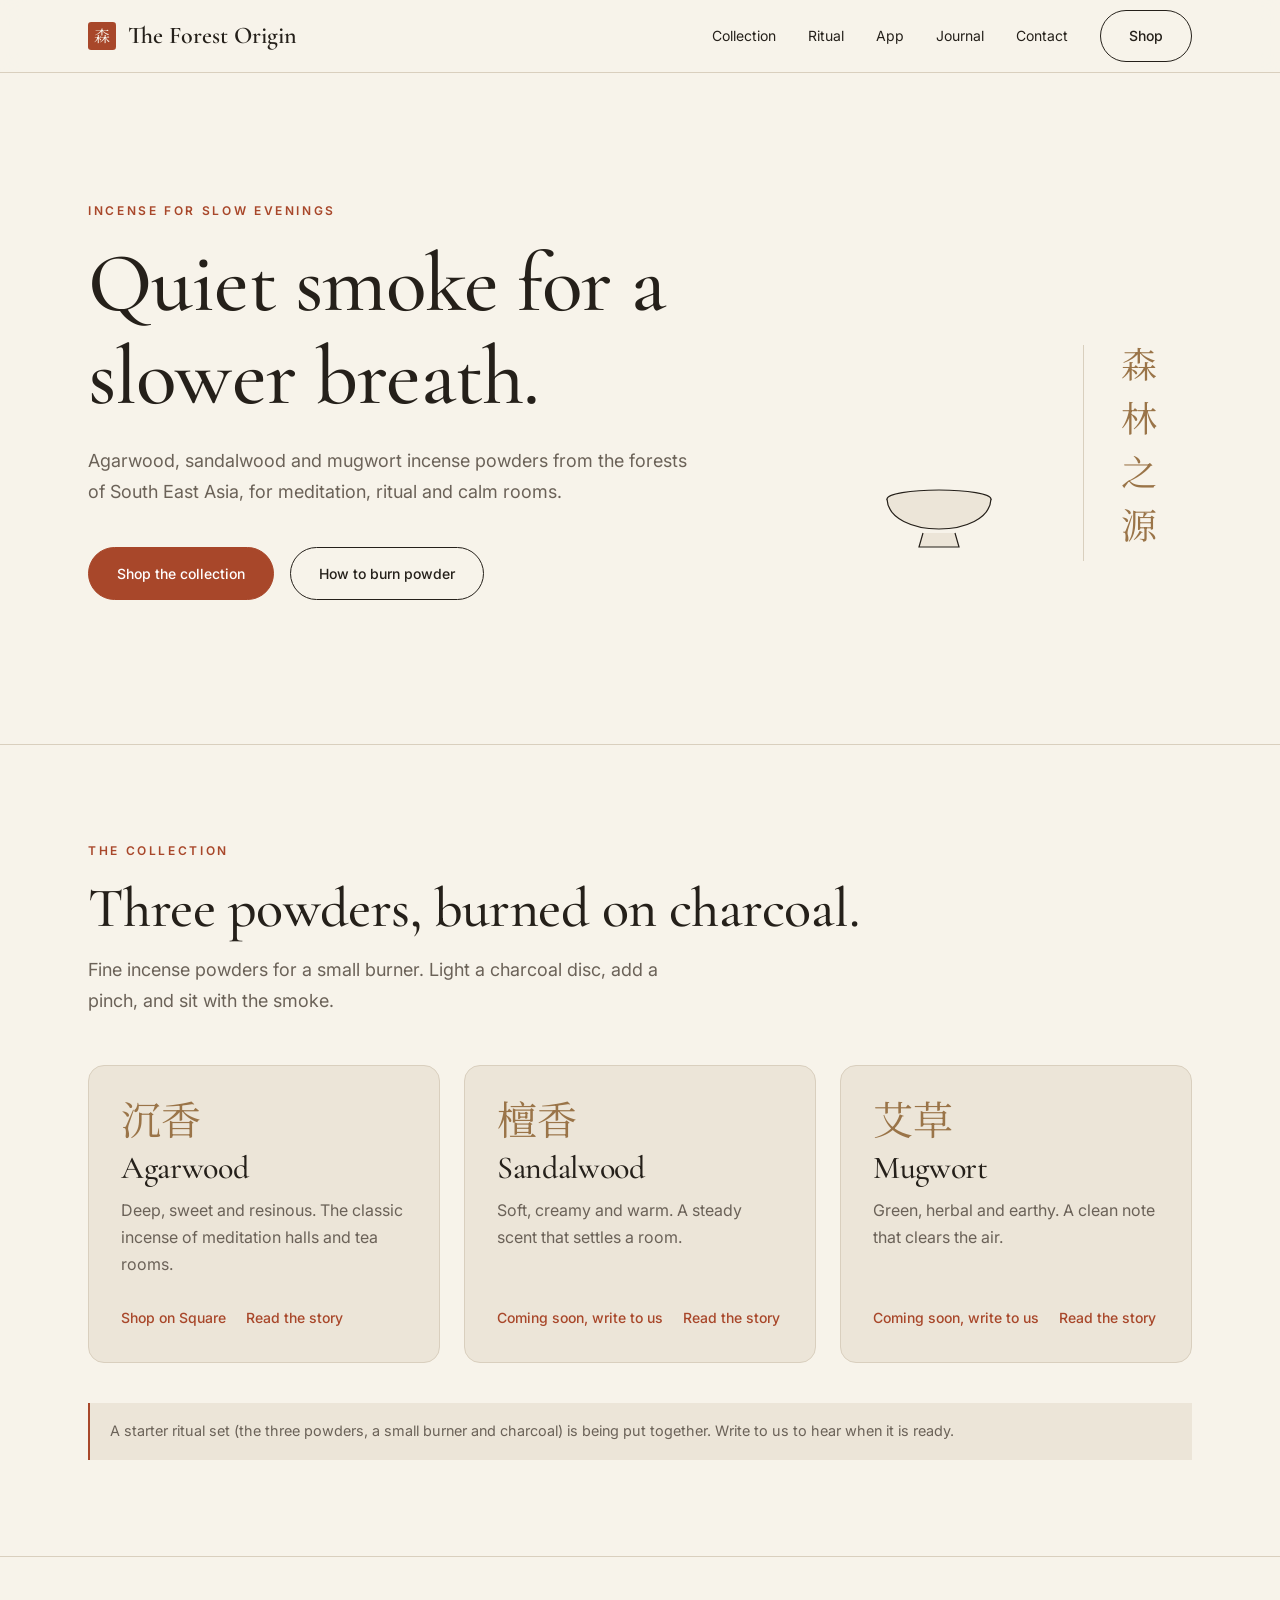
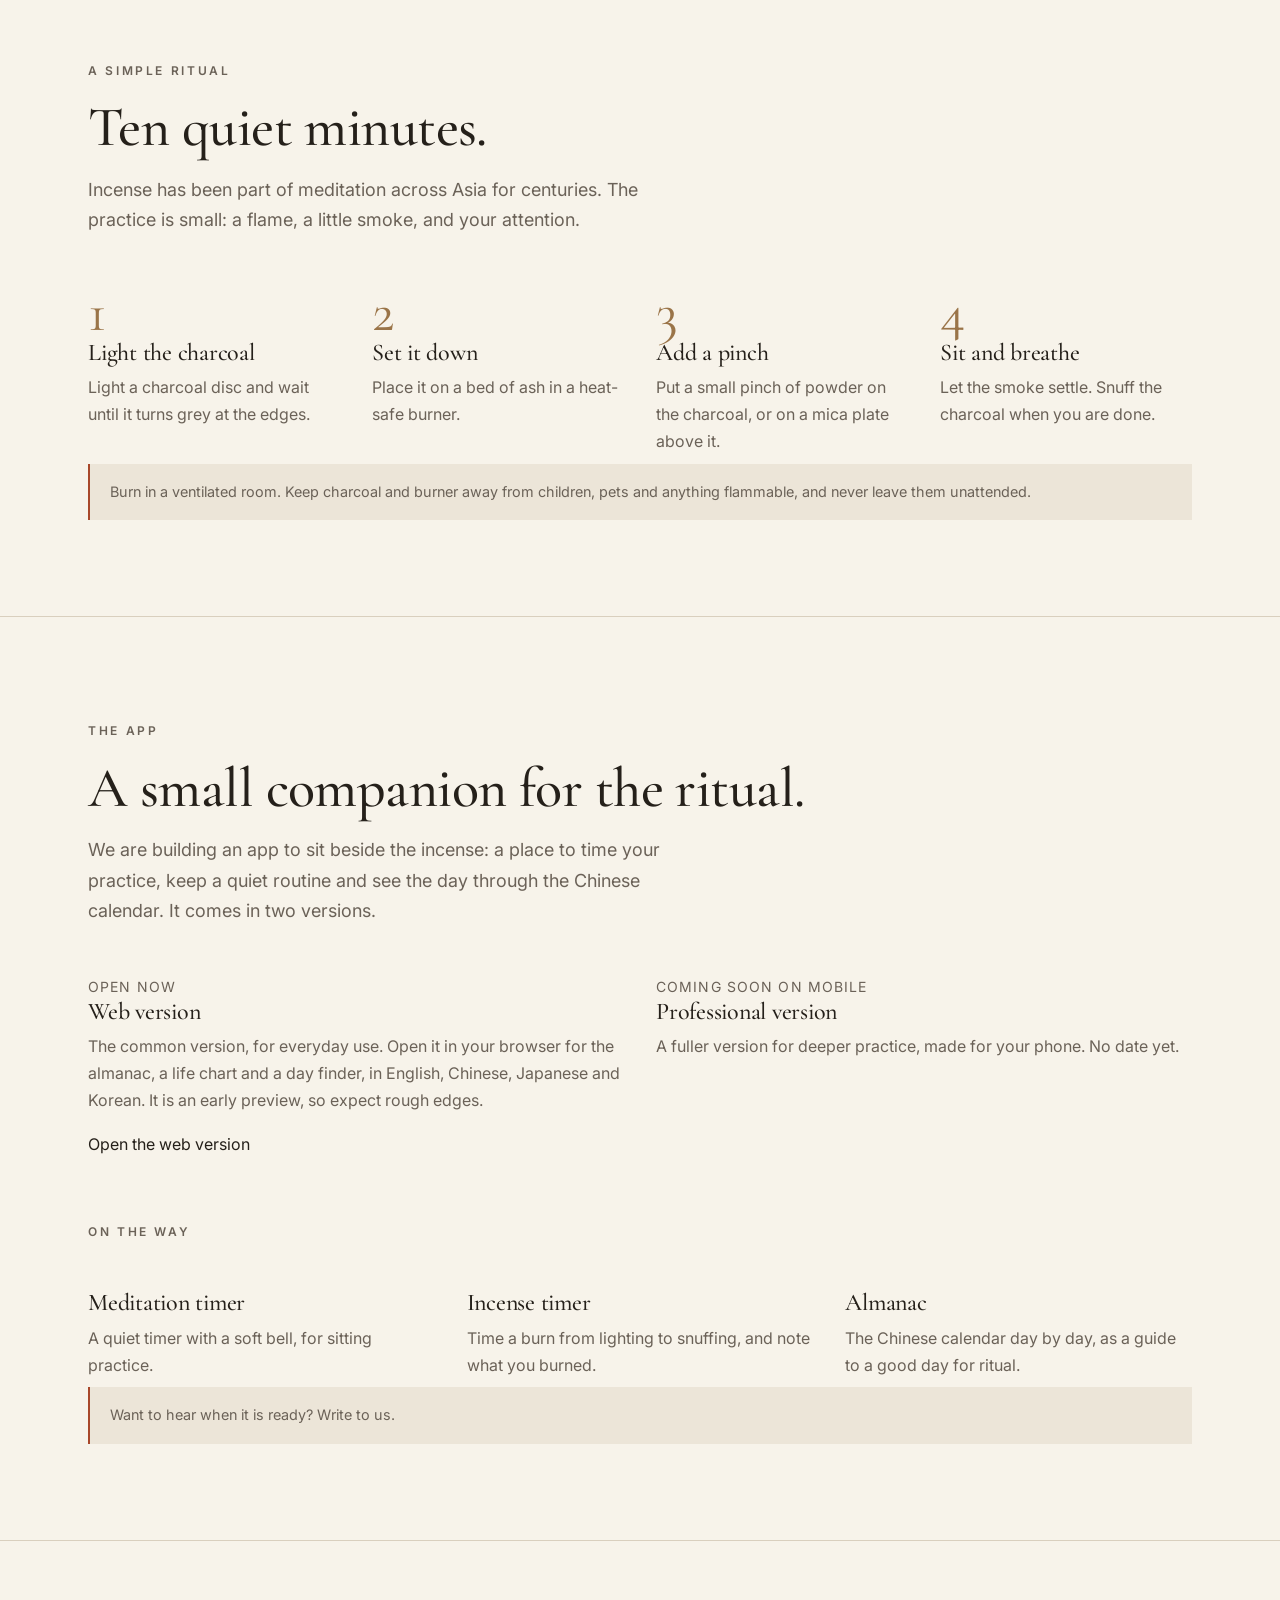
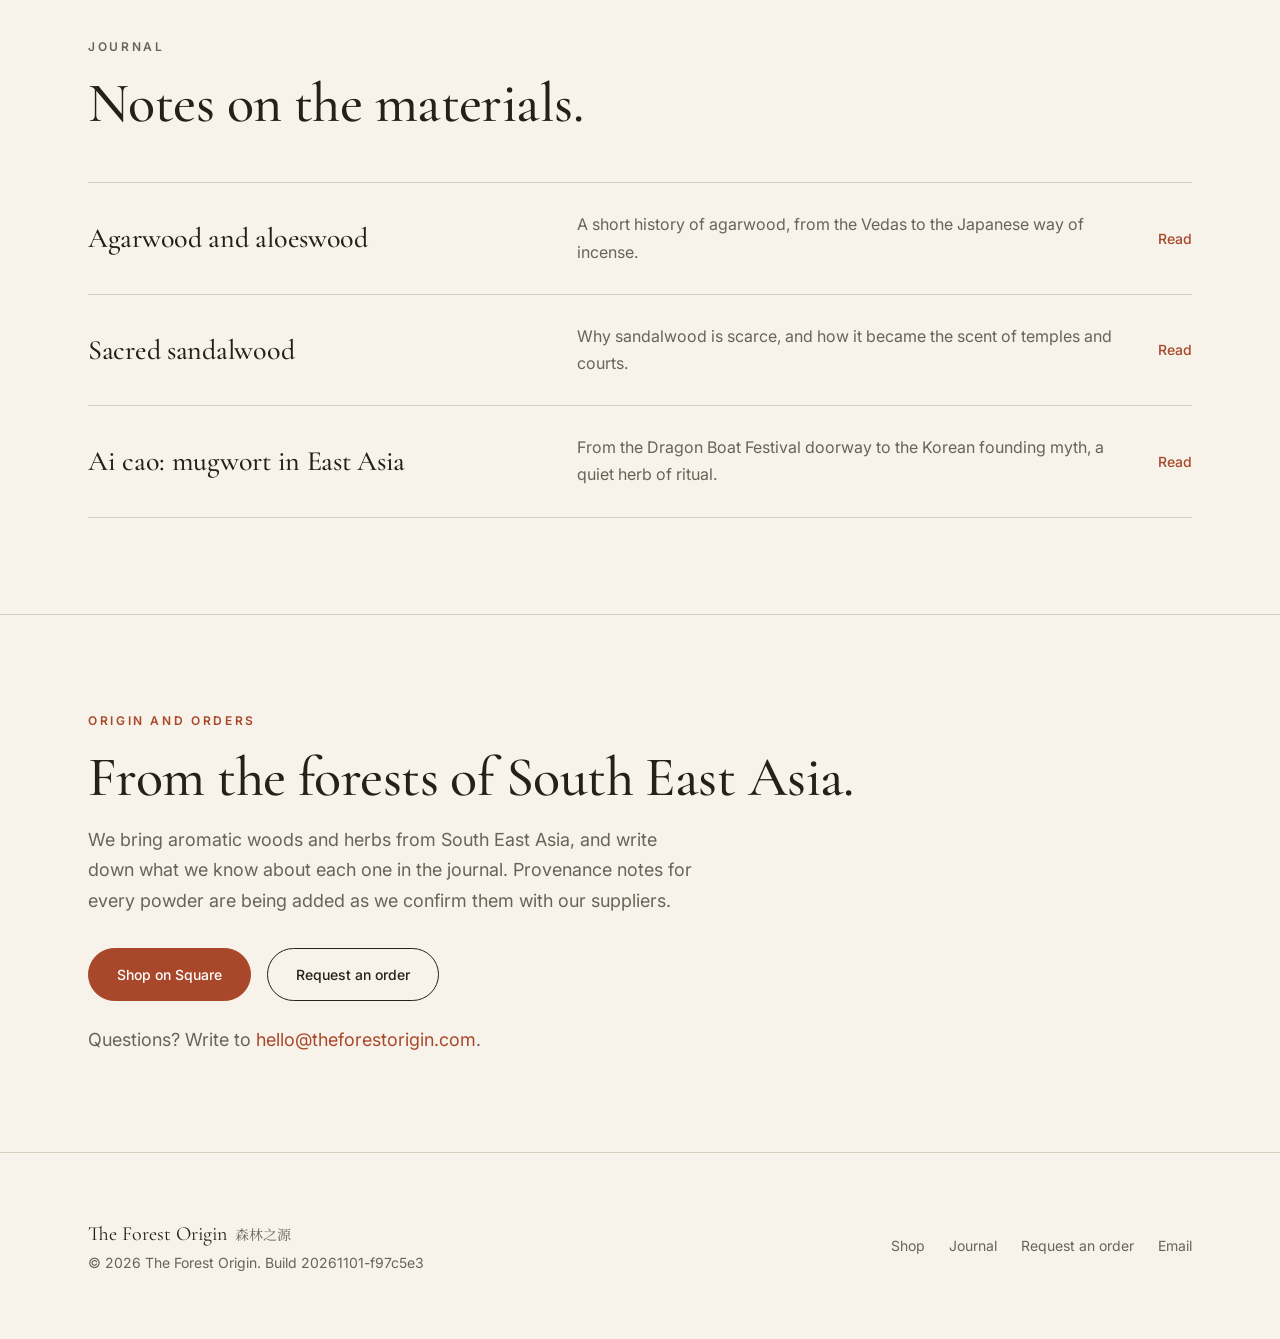
<file: index.html>
<!DOCTYPE html><html lang="en"><head><meta name="build" content="20261101-f97c5e3"><meta charset="utf-8"><link rel="icon" type="image/svg+xml" href="/favicon.svg"><meta name="viewport" content="width=device-width, initial-scale=1"><meta name="generator" content="Astro v7.3.8"><!-- search and sharing: no share image yet, the old one showed the previous brand --><title>The Forest Origin | Incense for meditation and slow evenings</title><meta name="description" content="Agarwood, sandalwood and mugwort incense powders from the forests of South East Asia, for meditation, ritual and calm rooms."><link rel="canonical" href="https://www.theforestorigin.com/"><meta property="og:type" content="website"><meta property="og:url" content="https://www.theforestorigin.com/"><meta property="og:title" content="The Forest Origin | Incense for meditation and slow evenings"><meta property="og:description" content="Agarwood, sandalwood and mugwort incense powders from the forests of South East Asia, for meditation, ritual and calm rooms."><meta name="twitter:card" content="summary"><link rel="preconnect" href="https://fonts.googleapis.com"><link rel="preconnect" href="https://fonts.gstatic.com" crossorigin><link href="https://fonts.googleapis.com/css2?family=Cormorant+Garamond:ital,wght@0,400;0,500;0,600;1,400&family=Inter:wght@400;500;600&display=swap" rel="stylesheet"><!-- cjk serif, subset to the characters used on the site so it stays small --><link href="https://fonts.googleapis.com/css2?family=Noto+Serif+SC:wght@400;600&text=森林之源沉香檀香艾草&display=swap" rel="stylesheet"><!-- visit counts: goatcounter only, cookieless, so no consent banner is needed; the endpoint is public --><script data-goatcounter="https://theforestorigin.goatcounter.com/count" async src="//gc.zgo.at/count.js"></script><link rel="stylesheet" href="/assets/BaseLayout.CFxsqkQQ.css"><style>.hero[data-astro-cid-ge2uvauf]{grid-template-columns:minmax(0,1fr);align-items:center;gap:3rem;padding-block:5rem 6rem;display:grid}h1[data-astro-cid-ge2uvauf]{margin:1rem 0 1.5rem;font-size:clamp(2.75rem,7vw,5.25rem)}.actions[data-astro-cid-ge2uvauf]{flex-wrap:wrap;gap:1rem;margin-top:2.5rem;display:flex}.art[data-astro-cid-ge2uvauf]{justify-content:center;align-items:flex-end;gap:1.5rem;display:flex}.smoke[data-astro-cid-ge2uvauf]{width:min(15rem,52vw);height:auto}.vertical[data-astro-cid-ge2uvauf]{writing-mode:vertical-rl;letter-spacing:.5em;color:var(--color-sand);border-left:1px solid var(--color-line);padding-left:1.5rem;font-size:2.25rem}.wisp[data-astro-cid-ge2uvauf]{fill:none;stroke:var(--color-ink);stroke-width:1.2px;stroke-linecap:round;stroke-dasharray:1;stroke-dashoffset:1px;opacity:.4;animation:10s ease-in-out infinite rise}.w2[data-astro-cid-ge2uvauf]{animation-delay:-3.5s}.w3[data-astro-cid-ge2uvauf]{animation-delay:-7s}.burner[data-astro-cid-ge2uvauf]{fill:var(--color-stone);stroke:var(--color-ink);stroke-width:1.2px}@keyframes rise{0%{stroke-dashoffset:1px;opacity:0}25%{opacity:.5}70%{opacity:.3}to{stroke-dashoffset:-1px;opacity:0}}@media (prefers-reduced-motion:reduce){.wisp[data-astro-cid-ge2uvauf]{stroke-dashoffset:0;opacity:.35}}@media (width>=64rem){.hero[data-astro-cid-ge2uvauf]{grid-template-columns:minmax(0,1.25fr) minmax(0,.75fr);padding-block:8rem 9rem}}.grid[data-astro-cid-ogjphvub]{gap:1.5rem;margin-top:3rem;display:grid}.glyph[data-astro-cid-ogjphvub]{color:var(--color-sand);font-size:2.5rem;line-height:1}@media (width>=48rem){.grid[data-astro-cid-ogjphvub]{grid-template-columns:repeat(3,1fr)}}.steps[data-astro-cid-cbmsny5q]{counter-reset:step;gap:2rem;margin:3rem 0 0;padding:0;list-style:none;display:grid}.steps[data-astro-cid-cbmsny5q] li[data-astro-cid-cbmsny5q]:before{counter-increment:step;content:counter(step);font-family:var(--font-display);color:var(--color-sand);font-size:3.5rem;line-height:1;display:block}h3[data-astro-cid-cbmsny5q]{font-size:1.5rem}p[data-astro-cid-cbmsny5q]{color:var(--color-muted);margin-top:.5rem}@media (width>=48rem){.steps[data-astro-cid-cbmsny5q]{grid-template-columns:repeat(4,1fr)}}.versions[data-astro-cid-4dfyu3fh]{gap:2rem;margin:3rem 0 0;padding:0;list-style:none;display:grid}.status[data-astro-cid-4dfyu3fh]{letter-spacing:.08em;text-transform:uppercase;margin:0;font-size:.875rem}.link[data-astro-cid-4dfyu3fh]{margin-top:1rem;display:inline-block}.on-the-way[data-astro-cid-4dfyu3fh]{margin-top:4rem}.features[data-astro-cid-4dfyu3fh]{gap:2rem;margin:3rem 0 0;padding:0;list-style:none;display:grid}h3[data-astro-cid-4dfyu3fh]{font-size:1.5rem}p[data-astro-cid-4dfyu3fh]{color:var(--color-muted);margin-top:.5rem}.note[data-astro-cid-4dfyu3fh]{color:var(--color-muted)}@media (width>=48rem){.versions[data-astro-cid-4dfyu3fh]{grid-template-columns:repeat(2,1fr)}.features[data-astro-cid-4dfyu3fh]{grid-template-columns:repeat(3,1fr)}}.list[data-astro-cid-mrzxueen]{border-top:1px solid var(--color-line);margin-top:3rem}.item[data-astro-cid-mrzxueen]{border-bottom:1px solid var(--color-line);gap:.5rem;padding-block:1.75rem;text-decoration:none;display:grid}h3[data-astro-cid-mrzxueen]{font-size:1.75rem;transition:color .3s}.item[data-astro-cid-mrzxueen]:hover h3[data-astro-cid-mrzxueen]{color:var(--color-ember)}p[data-astro-cid-mrzxueen]{color:var(--color-muted)}@media (width>=48rem){.item[data-astro-cid-mrzxueen]{grid-template-columns:1fr 1.2fr auto;align-items:center;gap:2rem}}.actions[data-astro-cid-he3spzz3]{flex-wrap:wrap;gap:1rem;margin-block:2rem 1.5rem;display:flex}.mail[data-astro-cid-he3spzz3]{color:var(--color-ember)}
</style></head><body><header class="site-header" data-astro-cid-nen7h5rs><div class="wrap bar" data-astro-cid-nen7h5rs><a href="/" class="brand" aria-label="The Forest Origin, home" data-astro-cid-nen7h5rs><span class="seal cjk" aria-hidden="true" data-astro-cid-nen7h5rs>森</span><span class="brand-name" data-astro-cid-nen7h5rs>The Forest Origin</span></a><!-- desktop navigation --><nav class="nav-links" aria-label="Main" data-astro-cid-nen7h5rs><a href="/#collection" data-astro-cid-nen7h5rs>Collection</a><a href="/#ritual" data-astro-cid-nen7h5rs>Ritual</a><a href="/#app" data-astro-cid-nen7h5rs>App</a><a href="/#journal" data-astro-cid-nen7h5rs>Journal</a><a href="/#contact" data-astro-cid-nen7h5rs>Contact</a><a href="https://theforestorigin.square.site/" class="btn btn-quiet" rel="noopener noreferrer" data-astro-cid-nen7h5rs>Shop</a></nav><!-- mobile navigation: a details element, no javascript --><details class="menu" data-astro-cid-nen7h5rs><summary data-astro-cid-nen7h5rs>Menu</summary><nav class="menu-panel" aria-label="Main" data-astro-cid-nen7h5rs><a href="/#collection" data-astro-cid-nen7h5rs>Collection</a><a href="/#ritual" data-astro-cid-nen7h5rs>Ritual</a><a href="/#app" data-astro-cid-nen7h5rs>App</a><a href="/#journal" data-astro-cid-nen7h5rs>Journal</a><a href="/#contact" data-astro-cid-nen7h5rs>Contact</a><a href="https://theforestorigin.square.site/" rel="noopener noreferrer" data-astro-cid-nen7h5rs>Shop</a></nav></details></div></header><main><section class="wrap hero" data-astro-cid-ge2uvauf><div data-astro-cid-ge2uvauf><p class="eyebrow" data-astro-cid-ge2uvauf>Incense for slow evenings</p><h1 data-astro-cid-ge2uvauf>Quiet smoke for a slower breath.</h1><p class="lede" data-astro-cid-ge2uvauf>Agarwood, sandalwood and mugwort incense powders from the forests of South East Asia, for meditation, ritual and calm rooms.</p><div class="actions" data-astro-cid-ge2uvauf><a href="https://theforestorigin.square.site/" class="btn btn-primary" rel="noopener noreferrer" data-astro-cid-ge2uvauf>Shop the collection</a><a href="/#ritual" class="btn btn-quiet" data-astro-cid-ge2uvauf>How to burn powder</a></div></div><div class="art" data-astro-cid-ge2uvauf><!-- line drawing of a small burner with three wisps of smoke --><svg class="smoke" viewBox="0 0 240 320" role="img" aria-label="Smoke rising from a small incense burner" data-astro-cid-ge2uvauf><!-- pathLength 1 lets the css animate the wisps as fractions --><path class="wisp w1" pathLength="1" d="M120 248 C100 215 142 195 118 160 S132 108 112 70 S128 24 118 0" data-astro-cid-ge2uvauf></path><path class="wisp w2" pathLength="1" d="M128 248 C150 218 108 196 132 162 S112 112 134 76 S114 30 126 6" data-astro-cid-ge2uvauf></path><path class="wisp w3" pathLength="1" d="M112 248 C94 222 130 204 108 172 S124 128 104 94 S120 52 110 20" data-astro-cid-ge2uvauf></path><ellipse class="burner" cx="120" cy="258" rx="52" ry="9" data-astro-cid-ge2uvauf></ellipse><path class="burner" d="M68 258 C70 298 170 298 172 258" data-astro-cid-ge2uvauf></path><path class="burner" d="M104 292 L100 306 H140 L136 292" data-astro-cid-ge2uvauf></path></svg><!-- the brand name set upright, a quiet east asian touch --><span class="vertical cjk" aria-hidden="true" data-astro-cid-ge2uvauf>森林之源</span></div></section><section id="collection" class="section" data-astro-cid-ogjphvub><div class="wrap" data-astro-cid-ogjphvub><p class="eyebrow" data-astro-cid-ogjphvub>The collection</p><h2 class="section-title" data-astro-cid-ogjphvub>Three powders, burned on charcoal.</h2><p class="lede" data-astro-cid-ogjphvub>Fine incense powders for a small burner. Light a charcoal disc, add a pinch, and sit with the smoke.</p><div class="grid" data-astro-cid-ogjphvub><article class="card" data-astro-cid-ogjphvub><span class="glyph cjk" aria-hidden="true" data-astro-cid-ogjphvub>沉香</span><h3 data-astro-cid-ogjphvub>Agarwood</h3><p data-astro-cid-ogjphvub>Deep, sweet and resinous. The classic incense of meditation halls and tea rooms.</p><div class="card-links" data-astro-cid-ogjphvub><a href="https://theforestorigin.square.site/" class="link-arrow" rel="noopener noreferrer" data-astro-cid-ogjphvub>Shop on Square</a><a href="/articles/agarwood" class="link-arrow" data-astro-cid-ogjphvub>Read the story</a></div></article><article class="card" data-astro-cid-ogjphvub><span class="glyph cjk" aria-hidden="true" data-astro-cid-ogjphvub>檀香</span><h3 data-astro-cid-ogjphvub>Sandalwood</h3><p data-astro-cid-ogjphvub>Soft, creamy and warm. A steady scent that settles a room.</p><div class="card-links" data-astro-cid-ogjphvub><a href="mailto:hello@theforestorigin.com?subject=Sandalwood%20powder" class="link-arrow" data-astro-cid-ogjphvub>Coming soon, write to us</a><a href="/articles/sandalwood" class="link-arrow" data-astro-cid-ogjphvub>Read the story</a></div></article><article class="card" data-astro-cid-ogjphvub><span class="glyph cjk" aria-hidden="true" data-astro-cid-ogjphvub>艾草</span><h3 data-astro-cid-ogjphvub>Mugwort</h3><p data-astro-cid-ogjphvub>Green, herbal and earthy. A clean note that clears the air.</p><div class="card-links" data-astro-cid-ogjphvub><a href="mailto:hello@theforestorigin.com?subject=Mugwort%20powder" class="link-arrow" data-astro-cid-ogjphvub>Coming soon, write to us</a><a href="/articles/mugwort" class="link-arrow" data-astro-cid-ogjphvub>Read the story</a></div></article></div><!-- starter set is planned, not yet on sale --><p class="note" data-astro-cid-ogjphvub>A starter ritual set (the three powders, a small burner and charcoal) is being put together. <a href="mailto:hello@theforestorigin.com?subject=Starter%20ritual%20set" data-astro-cid-ogjphvub>Write to us</a> to hear when it is ready.</p></div></section><section id="ritual" class="section" data-astro-cid-cbmsny5q><div class="wrap" data-astro-cid-cbmsny5q><p class="eyebrow" data-astro-cid-cbmsny5q>A simple ritual</p><h2 class="section-title" data-astro-cid-cbmsny5q>Ten quiet minutes.</h2><p class="lede" data-astro-cid-cbmsny5q>Incense has been part of meditation across Asia for centuries. The practice is small: a flame, a little smoke, and your attention.</p><ol class="steps" data-astro-cid-cbmsny5q><li data-astro-cid-cbmsny5q><h3 data-astro-cid-cbmsny5q>Light the charcoal</h3><p data-astro-cid-cbmsny5q>Light a charcoal disc and wait until it turns grey at the edges.</p></li><li data-astro-cid-cbmsny5q><h3 data-astro-cid-cbmsny5q>Set it down</h3><p data-astro-cid-cbmsny5q>Place it on a bed of ash in a heat-safe burner.</p></li><li data-astro-cid-cbmsny5q><h3 data-astro-cid-cbmsny5q>Add a pinch</h3><p data-astro-cid-cbmsny5q>Put a small pinch of powder on the charcoal, or on a mica plate above it.</p></li><li data-astro-cid-cbmsny5q><h3 data-astro-cid-cbmsny5q>Sit and breathe</h3><p data-astro-cid-cbmsny5q>Let the smoke settle. Snuff the charcoal when you are done.</p></li></ol><p class="note" data-astro-cid-cbmsny5q>Burn in a ventilated room. Keep charcoal and burner away from children, pets and anything flammable, and never leave them unattended.</p></div></section><section id="app" class="section" data-astro-cid-4dfyu3fh><div class="wrap" data-astro-cid-4dfyu3fh><p class="eyebrow" data-astro-cid-4dfyu3fh>The app</p><h2 class="section-title" data-astro-cid-4dfyu3fh>A small companion for the ritual.</h2><p class="lede" data-astro-cid-4dfyu3fh>We are building an app to sit beside the incense: a place to time your practice, keep a quiet routine and see the day through the Chinese calendar. It comes in two versions.</p><ul class="versions" data-astro-cid-4dfyu3fh><li data-astro-cid-4dfyu3fh><p class="status" data-astro-cid-4dfyu3fh>Open now</p><h3 data-astro-cid-4dfyu3fh>Web version</h3><p data-astro-cid-4dfyu3fh>The common version, for everyday use. Open it in your browser for the almanac, a life chart and a day finder, in English, Chinese, Japanese and Korean. It is an early preview, so expect rough edges.</p><a class="link" href="/app/" data-astro-cid-4dfyu3fh>Open the web version</a></li><li data-astro-cid-4dfyu3fh><p class="status" data-astro-cid-4dfyu3fh>Coming soon on mobile</p><h3 data-astro-cid-4dfyu3fh>Professional version</h3><p data-astro-cid-4dfyu3fh>A fuller version for deeper practice, made for your phone. No date yet.</p></li></ul><p class="eyebrow on-the-way" data-astro-cid-4dfyu3fh>On the way</p><ul class="features" data-astro-cid-4dfyu3fh><li data-astro-cid-4dfyu3fh><h3 data-astro-cid-4dfyu3fh>Meditation timer</h3><p data-astro-cid-4dfyu3fh>A quiet timer with a soft bell, for sitting practice.</p></li><li data-astro-cid-4dfyu3fh><h3 data-astro-cid-4dfyu3fh>Incense timer</h3><p data-astro-cid-4dfyu3fh>Time a burn from lighting to snuffing, and note what you burned.</p></li><li data-astro-cid-4dfyu3fh><h3 data-astro-cid-4dfyu3fh>Almanac</h3><p data-astro-cid-4dfyu3fh>The Chinese calendar day by day, as a guide to a good day for ritual.</p></li></ul><p class="note" data-astro-cid-4dfyu3fh>Want to hear when it is ready? <a href="mailto:hello@theforestorigin.com?subject=Forest%20Origin%20app" data-astro-cid-4dfyu3fh>Write to us</a>.</p></div></section><section id="journal" class="section" data-astro-cid-mrzxueen><div class="wrap" data-astro-cid-mrzxueen><p class="eyebrow" data-astro-cid-mrzxueen>Journal</p><h2 class="section-title" data-astro-cid-mrzxueen>Notes on the materials.</h2><div class="list" data-astro-cid-mrzxueen><a href="/articles/agarwood" class="item" data-astro-cid-mrzxueen><h3 data-astro-cid-mrzxueen>Agarwood and aloeswood</h3><p data-astro-cid-mrzxueen>A short history of agarwood, from the Vedas to the Japanese way of incense.</p><span class="link-arrow" data-astro-cid-mrzxueen>Read</span></a><a href="/articles/sandalwood" class="item" data-astro-cid-mrzxueen><h3 data-astro-cid-mrzxueen>Sacred sandalwood</h3><p data-astro-cid-mrzxueen>Why sandalwood is scarce, and how it became the scent of temples and courts.</p><span class="link-arrow" data-astro-cid-mrzxueen>Read</span></a><a href="/articles/mugwort" class="item" data-astro-cid-mrzxueen><h3 data-astro-cid-mrzxueen>Ai cao: mugwort in East Asia</h3><p data-astro-cid-mrzxueen>From the Dragon Boat Festival doorway to the Korean founding myth, a quiet herb of ritual.</p><span class="link-arrow" data-astro-cid-mrzxueen>Read</span></a></div></div></section><section id="contact" class="section" data-astro-cid-he3spzz3><div class="wrap" data-astro-cid-he3spzz3><p class="eyebrow" data-astro-cid-he3spzz3>Origin and orders</p><h2 class="section-title" data-astro-cid-he3spzz3>From the forests of South East Asia.</h2><p class="lede" data-astro-cid-he3spzz3>We bring aromatic woods and herbs from South East Asia, and write down what we know about each one in the journal. Provenance notes for every powder are being added as we confirm them with our suppliers.</p><div class="actions" data-astro-cid-he3spzz3><a href="https://theforestorigin.square.site/" class="btn btn-primary" rel="noopener noreferrer" data-astro-cid-he3spzz3>Shop on Square</a><a href="https://forms.gle/QYphnyzFG8JDZHSd8" class="btn btn-quiet" rel="noopener noreferrer" data-astro-cid-he3spzz3>Request an order</a></div><p class="lede" data-astro-cid-he3spzz3>Questions? Write to <a href="mailto:hello@theforestorigin.com" class="mail" data-astro-cid-he3spzz3>hello@theforestorigin.com</a>.</p></div></section></main><footer class="site-footer" data-astro-cid-jo6i4kqk><div class="wrap bar" data-astro-cid-jo6i4kqk><div data-astro-cid-jo6i4kqk><span class="name" data-astro-cid-jo6i4kqk>The Forest Origin</span><span class="cjk" data-astro-cid-jo6i4kqk>森林之源</span><p data-astro-cid-jo6i4kqk>&copy; 2026 The Forest Origin. Build 20261101-f97c5e3</p></div><nav class="links" aria-label="Footer" data-astro-cid-jo6i4kqk><a href="https://theforestorigin.square.site/" rel="noopener noreferrer" data-astro-cid-jo6i4kqk>Shop</a><a href="/#journal" data-astro-cid-jo6i4kqk>Journal</a><a href="https://forms.gle/QYphnyzFG8JDZHSd8" rel="noopener noreferrer" data-astro-cid-jo6i4kqk>Request an order</a><a href="mailto:hello@theforestorigin.com" data-astro-cid-jo6i4kqk>Email</a></nav></div></footer></body></html>
</file>
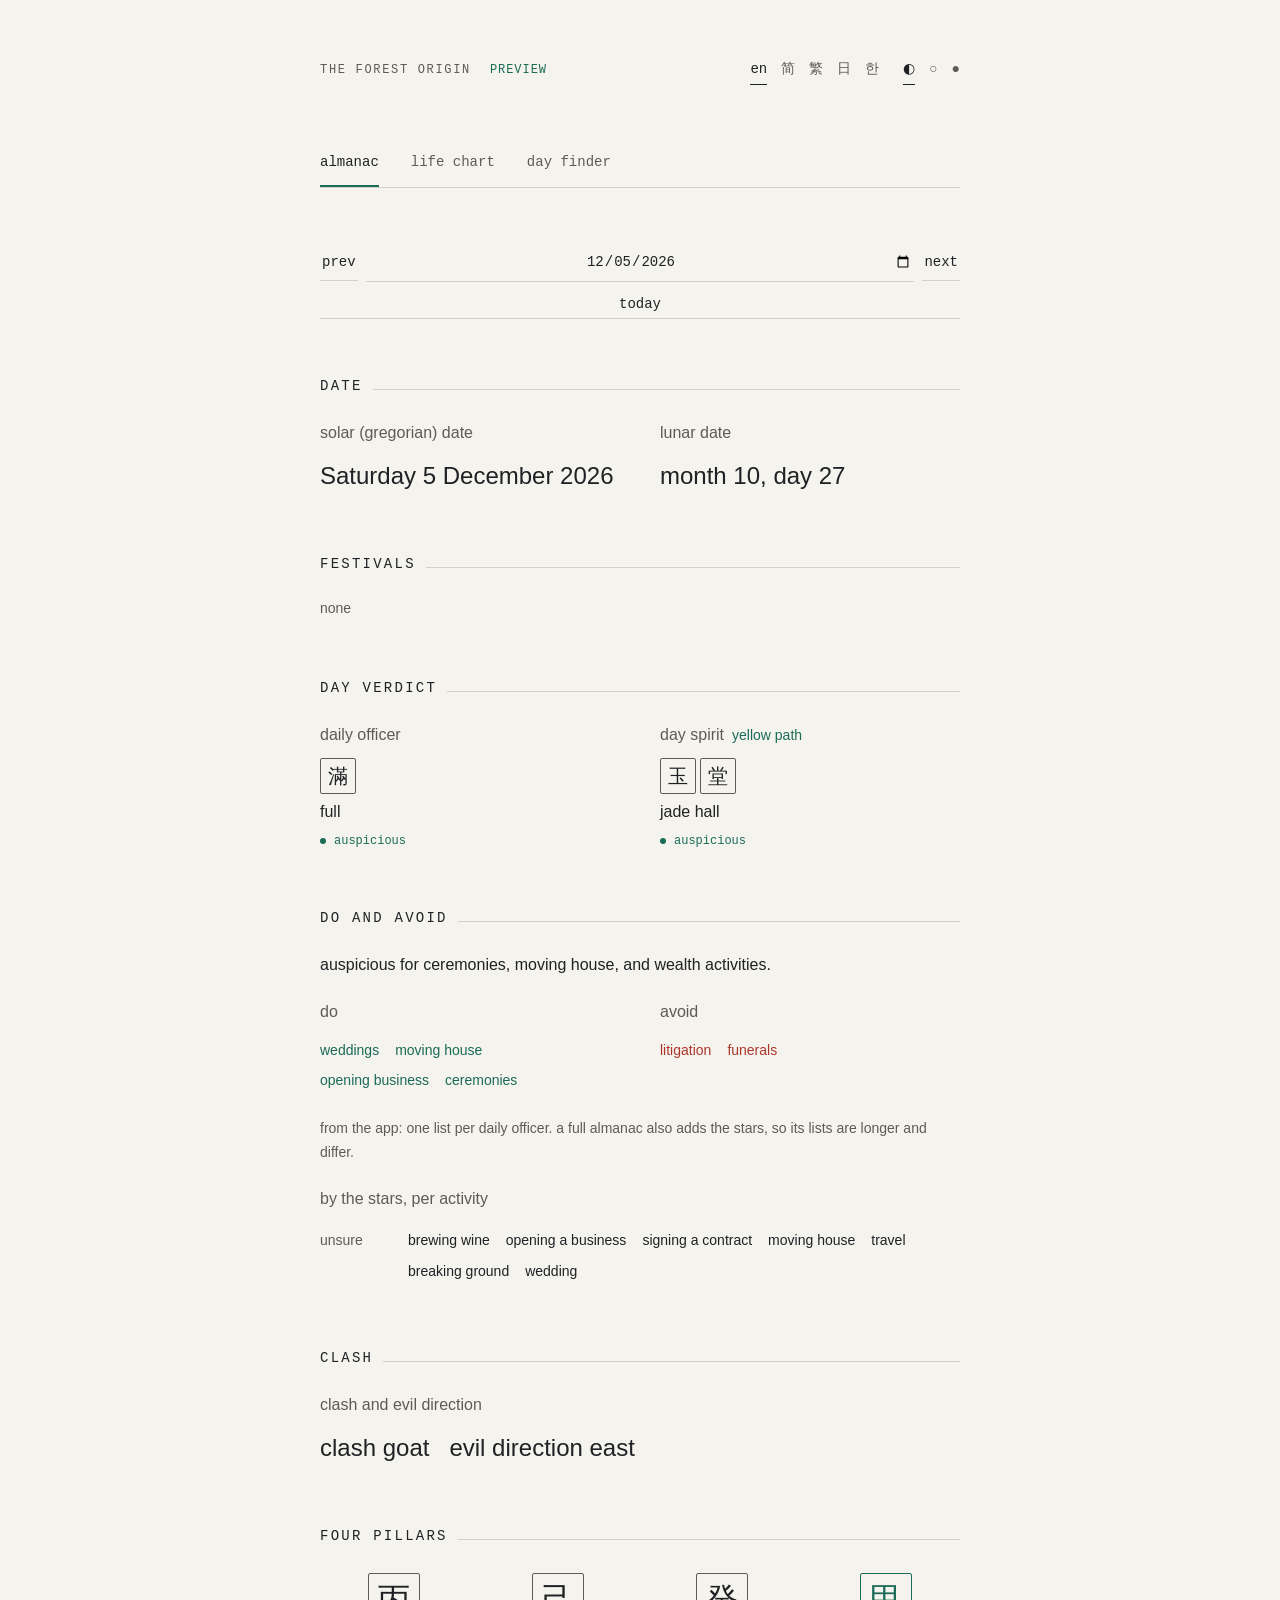
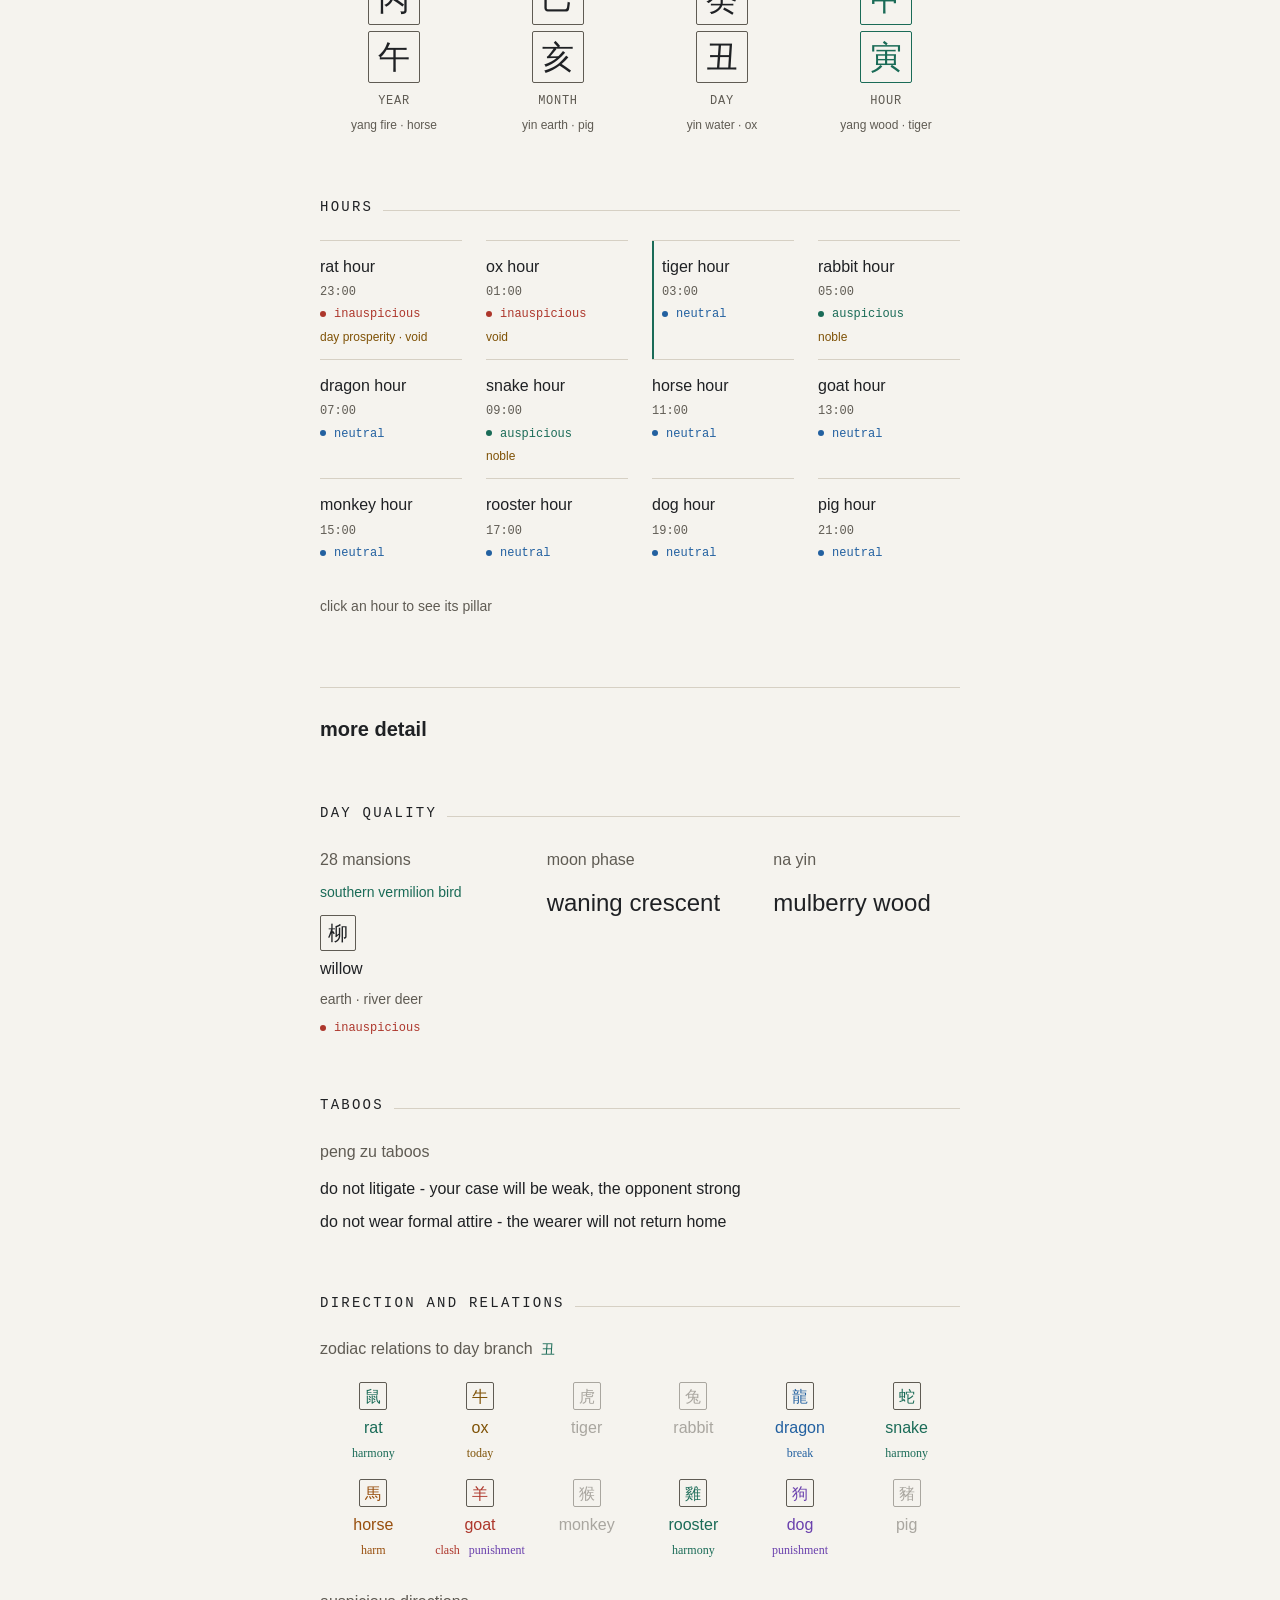
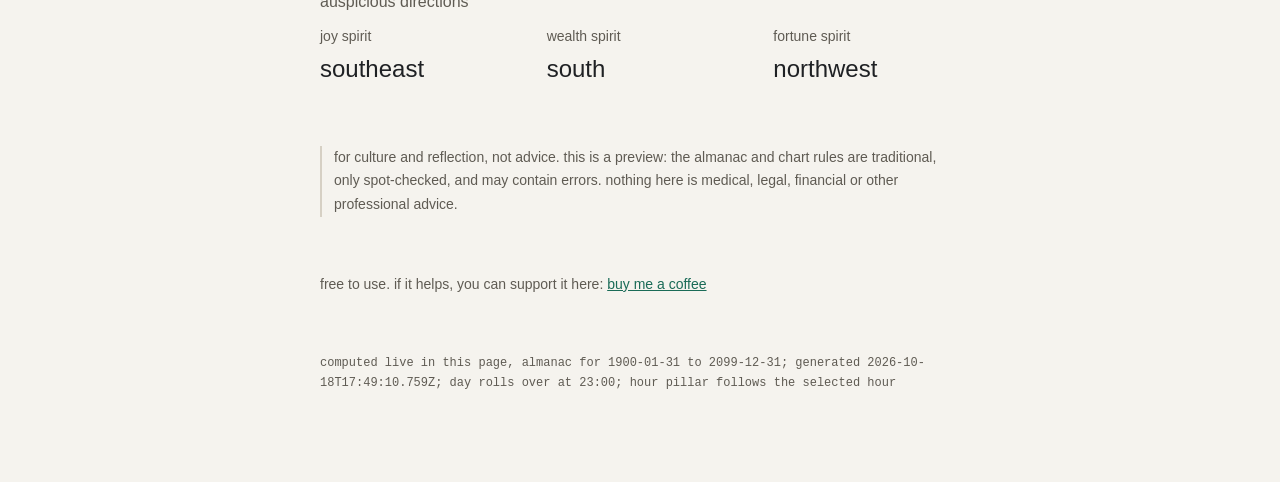
<file: app/index.html>
<!doctype html>
<html lang="en">
<head>
<meta charset="utf-8">
<meta name="viewport" content="width=device-width, initial-scale=1">
<meta name="robots" content="noindex, nofollow">
<!-- ai training and scraping opt-out. these tags are a request that well-behaved crawlers honour, not a technical block -->
<meta name="robots" content="noai, noimageai">
<meta name="googlebot" content="noindex, nofollow, noai, noimageai">
<meta name="ClaudeBot" content="noindex, nofollow">
<meta name="anthropic-ai" content="noindex, nofollow">
<meta name="GPTBot" content="noindex, nofollow">
<meta name="CCBot" content="noindex, nofollow">
<meta name="Google-Extended" content="noindex, nofollow">
<meta name="PerplexityBot" content="noindex, nofollow">
<meta name="tdm-reservation" content="1">
<title>the forest origin app prototype</title>
<style>
/* base look for generated html in this hat: fonts, text, titles, backgrounds, colour tokens. dark only. from weekly-brain-optimisation/audit.html.
   components (cards, pills, tables) are not here; each generator builds its own from these tokens. inline into each output; falls back to system fonts offline. */


:root {
  /* backgrounds and lines */
  --bg: #15171a; --surface: #1c1f22; --surface-2: #23262a; --border: #33363b;
  /* text */
  --text: #eae8e2; --text-dim: #9b988f;
  /* status colours, each with a soft background tint */
  --accent: #5fb39d; --accent-soft: rgba(95, 179, 157, 0.14);
  --amber: #d9a94e; --amber-soft: rgba(217, 169, 78, 0.14);
  --red: #e5877c; --red-soft: rgba(229, 135, 124, 0.14);
  --blue: #7fb0e8; --blue-soft: rgba(127, 176, 232, 0.14);
  /* fonts */
  --mono: 'IBM Plex Mono', ui-monospace, SFMono-Regular, Menlo, monospace;
  --sans: 'IBM Plex Sans', -apple-system, BlinkMacSystemFont, sans-serif;
  color-scheme: dark;
}

* { box-sizing: border-box; }
body { margin: 0; background: var(--bg); color: var(--text); font-family: var(--sans); line-height: 1.55; padding-inline: 20px; }
.page { max-width: 720px; margin: 0 auto; padding-block: 48px 64px; display: flex; flex-direction: column; gap: 36px; }
section { display: flex; flex-direction: column; gap: 14px; }
p { margin: 0; }
a { color: var(--accent); }
code { font-family: var(--mono); font-size: 0.9em; }

/* title block: eyebrow, h1, dek */
.eyebrow { font-family: var(--mono); font-size: 0.72rem; letter-spacing: 0.08em; text-transform: uppercase; color: var(--text-dim); }
h1 { font-size: clamp(1.7rem, 4vw, 2.3rem); margin: 6px 0 8px; font-weight: 600; text-wrap: balance; letter-spacing: -0.01em; }
.dek { color: var(--text-dim); font-size: 0.98rem; max-width: 60ch; }

/* section title: mono caps with a rule */
.section-title { font-family: var(--mono); font-size: 0.78rem; letter-spacing: 0.06em; text-transform: uppercase; color: var(--text-dim); display: flex; align-items: baseline; gap: 10px; }
.section-title::after { content: ""; flex: 1; height: 1px; background: var(--border); }

.mut { color: var(--text-dim); font-size: 0.9rem; }
footer { font-family: var(--mono); font-size: 0.74rem; color: var(--text-dim); border-top: 1px solid var(--border); padding-top: 16px; }

/* components for this report (built from the base tokens) */
.cjk { font-family: 'Noto Serif SC', 'Songti SC', serif; }
.pillars { display: grid; grid-template-columns: repeat(4, 1fr); gap: 10px; }
.pillar { background: var(--surface); border: 1px solid var(--border); border-radius: 8px; padding: 16px 8px; text-align: center; }
.pillar.now { border-color: var(--amber); background: var(--amber-soft); }
.pillar .glyph { font-size: 2rem; line-height: 1.25; }
.pillar .lbl { font-family: var(--mono); font-size: 0.7rem; letter-spacing: 0.06em; text-transform: uppercase; color: var(--text-dim); margin-top: 8px; }
.card { background: var(--surface); border: 1px solid var(--border); border-radius: 8px; padding: 14px 16px; display: flex; flex-direction: column; gap: 4px; }
.big { font-size: 1.5rem; font-weight: 600; }
.hours { display: grid; grid-template-columns: repeat(auto-fill, minmax(150px, 1fr)); gap: 8px; }
.hour { background: var(--surface); border: 1px solid var(--border); border-radius: 8px; padding: 10px 12px; display: flex; flex-direction: column; gap: 2px; }
.hour.now { outline: 2px solid var(--amber); }
.hour .t { font-family: var(--mono); font-size: 0.75rem; color: var(--text-dim); }
.pill { font-family: var(--mono); font-size: 0.72rem; padding: 1px 8px; border-radius: 999px; width: fit-content; }
.pill.auspicious { color: var(--accent); background: var(--accent-soft); }
.pill.neutral { color: var(--blue); background: var(--blue-soft); }
.pill.inauspicious { color: var(--red); background: var(--red-soft); }
.tag { font-size: 0.75rem; color: var(--amber); }
.grid2 { display: grid; grid-template-columns: repeat(auto-fit, minmax(150px, 1fr)); gap: 8px; }
.zodiac { display: grid; grid-template-columns: repeat(6, 1fr); gap: 6px; }
/* relation colours: extra tokens beyond the base (violet, orange) for 刑 and 害 */
:root { --violet: #b394e0; --violet-soft: rgba(179, 148, 224, 0.14); --orange: #e0955a; --orange-soft: rgba(224, 149, 90, 0.14); }
.z { display: flex; flex-direction: column; align-items: center; gap: 2px; padding: 8px 0 6px; border: 1px solid var(--border); border-radius: 6px; min-height: 84px; }
.z .zc { font-size: 1.5rem; line-height: 1.1; }
.z .zb { font-size: 0.8rem; color: var(--text-dim); }
.badges { display: flex; gap: 3px; flex-wrap: wrap; justify-content: center; min-height: 1.2rem; }
.bd { font-style: normal; font-family: 'Noto Serif SC', 'Songti SC', serif; font-size: 0.7rem; padding: 0 5px; border-radius: 3px; border: 1px solid currentColor; }
.bd.self, .z.self { color: var(--amber); }
.bd.clash, .z.clash { color: var(--red); }
.bd.harmony, .z.harmony { color: var(--accent); }
.bd.harm, .z.harm { color: var(--orange); }
.bd.punish, .z.punish { color: var(--violet); }
.bd.break, .z.break { color: var(--blue); }
.z.self { background: var(--amber-soft); border-color: var(--amber); }
.z.clash { background: var(--red-soft); border-color: var(--red); }
.z.harmony { background: var(--accent-soft); border-color: var(--accent); }
.z.harm { background: var(--orange-soft); border-color: var(--orange); }
.z.punish { background: var(--violet-soft); border-color: var(--violet); }
.z.break { background: var(--blue-soft); border-color: var(--blue); }
.z.neutral { color: var(--text-dim); opacity: 0.55; }
.legend { display: flex; flex-wrap: wrap; gap: 14px; margin-top: 6px; font-size: 0.8rem; color: var(--text-dim); }
.lg { display: inline-flex; gap: 6px; align-items: center; }
.fest { display: flex; gap: 10px; align-items: baseline; }
.controls { display: flex; gap: 8px; align-items: center; flex-wrap: wrap; }
.controls button, .controls input { font: inherit; font-family: var(--mono); font-size: 0.8rem; color: var(--text); background: var(--surface); border: 1px solid var(--border); border-radius: 6px; padding: 6px 12px; cursor: pointer; }
.controls button:hover { border-color: var(--accent); }
.hour { cursor: pointer; }
.tabs { display: flex; gap: 6px; border-bottom: 1px solid var(--border); }
.tabs button { font: inherit; font-family: var(--mono); font-size: 0.85rem; color: var(--text-dim); background: none; border: 0; border-bottom: 2px solid transparent; padding: 8px 14px; cursor: pointer; }
.tabs button.on { color: var(--text); border-bottom-color: var(--accent); }
[hidden] { display: none !important; }
.datebar { display: flex; flex-direction: column; gap: 8px; }
.datebar .controls { display: grid; grid-template-columns: auto 1fr auto; }
.datebar .controls input { text-align: center; }
.today { width: 100%; font-family: var(--mono); font-size: 0.8rem; padding: 6px 12px; color: var(--text); background: var(--surface); border: 1px solid var(--border); border-radius: 8px; cursor: pointer; }
.today:hover { border-color: var(--accent); color: var(--accent); }
.ct { display: flex; align-items: baseline; gap: 8px; flex-wrap: wrap; margin-bottom: 4px; }
.ct .cn { font-size: 1.05rem; font-weight: 600; color: var(--text); }
.ct .en { font-family: var(--mono); font-size: 0.7rem; letter-spacing: 0.06em; text-transform: uppercase; color: var(--text-dim); }
.ct .chip { font-size: 0.95rem; padding: 0 8px; border: 1px solid var(--border); border-radius: 4px; background: var(--surface-2); }
.yj { display: inline-flex; gap: 6px; align-items: baseline; padding: 2px 8px; margin: 2px 6px 2px 0; border: 1px solid currentColor; border-radius: 4px; }
.yj small { color: var(--text-dim); font-size: 0.75rem; }
.yj.yi { color: var(--accent); background: var(--accent-soft); }
.yj.ji { color: var(--red); background: var(--red-soft); }
.part { font-size: 1.15rem; font-weight: 600; margin: 12px 0 0; padding-top: 24px; border-top: 1px solid var(--border); }
#who { min-width: 10rem; }
.people { display: flex; flex-wrap: wrap; gap: 8px; }
.person { display: inline-flex; border: 1px solid var(--border); border-radius: 6px; overflow: hidden; }
.person button { font: inherit; font-size: 0.8rem; color: var(--text); background: var(--surface); border: 0; padding: 6px 10px; cursor: pointer; }
.person button + button { color: var(--text-dim); border-left: 1px solid var(--border); }
:root[data-theme="light"] {
  --bg: #f5f3ee; --surface: #ffffff; --surface-2: #ece8df; --border: #d6d0c4;
  --text: #1f2124; --text-dim: #5f5b53;
  --accent: #1a6b57; --accent-soft: rgba(26, 107, 87, 0.14);
  --amber: #7f5206; --amber-soft: rgba(127, 82, 6, 0.14);
  --red: #ad362b; --red-soft: rgba(173, 54, 43, 0.14);
  --blue: #2260a0; --blue-soft: rgba(34, 96, 160, 0.14);
  --violet: #6a40ad; --violet-soft: rgba(106, 64, 173, 0.14);
  --orange: #984f0e; --orange-soft: rgba(152, 79, 14, 0.14);
  color-scheme: light;
}
@media (prefers-color-scheme: light) {
  :root:not([data-theme="dark"]) {
  --bg: #f5f3ee; --surface: #ffffff; --surface-2: #ece8df; --border: #d6d0c4;
    --text: #1f2124; --text-dim: #5f5b53;
    --accent: #1a6b57; --accent-soft: rgba(26, 107, 87, 0.14);
    --amber: #7f5206; --amber-soft: rgba(127, 82, 6, 0.14);
    --red: #ad362b; --red-soft: rgba(173, 54, 43, 0.14);
    --blue: #2260a0; --blue-soft: rgba(34, 96, 160, 0.14);
    --violet: #6a40ad; --violet-soft: rgba(106, 64, 173, 0.14);
    --orange: #984f0e; --orange-soft: rgba(152, 79, 14, 0.14);
    color-scheme: light;
  }
}
.topbar { display: flex; justify-content: space-between; align-items: center; gap: 12px; flex-wrap: wrap; }
.badge { margin-left: 8px; padding: 1px 8px; border: 1px solid var(--amber); border-radius: 999px; color: var(--amber); background: var(--amber-soft); letter-spacing: 0.08em; }
.theme { display: inline-flex; border: 1px solid var(--border); border-radius: 6px; overflow: hidden; }
.theme button { font: inherit; font-family: var(--mono); font-size: 0.75rem; padding: 4px 10px; background: none; border: 0; color: var(--text-dim); cursor: pointer; }
.theme button.on { background: var(--surface-2); color: var(--text); }
.disclaimer { border-left: 2px solid var(--border); padding-left: 12px; font-size: 0.85rem; }
.pills { display: flex; flex-wrap: wrap; gap: 8px; }
.pill-btn { font: inherit; font-family: var(--mono); font-size: 0.8rem; padding: 6px 14px; color: var(--text); background: var(--surface); border: 1px solid var(--border); border-radius: 999px; cursor: pointer; }
.pill-btn.on { border-color: var(--accent); color: var(--accent); background: var(--accent-soft); }
.pill-btn[disabled] { opacity: 0.45; cursor: not-allowed; }
.pill-btn small { color: var(--text-dim); }
.controls label { display: inline-flex; gap: 6px; align-items: center; }
.controls select { font: inherit; font-family: var(--mono); font-size: 0.8rem; color: var(--text); background: var(--surface); border: 1px solid var(--border); border-radius: 6px; padding: 6px 12px; }
.day-row { text-align: left; font: inherit; color: var(--text); cursor: pointer; }
.day-row:hover { border-color: var(--accent); }
/* consistency layer: one type scale, one weight rule, one radius and gap scale; kept after the component rules so it wins over them */
:root { --fs-xs: 0.75rem; --fs-sm: 0.875rem; --fs-md: 1rem; --fs-lg: 1.25rem; --fs-xl: 1.5rem; --fs-2xl: 2rem; --r-sm: 4px; --r-md: 6px; --r-lg: 8px; --gap: 8px; }
/* fonts follow the page language: sans for English, a serif for Chinese and Japanese text */
html[lang="en"] .cjk { font-family: inherit; }
html[lang="ja"] .cjk { font-family: 'Hiragino Mincho ProN', 'Yu Mincho', 'Noto Serif JP', serif; }
html[lang="ko"] .cjk { font-family: 'AppleMyungjo', 'Nanum Myeongjo', 'Noto Serif KR', serif; }
html[lang="zh-Hant"] .cjk { font-family: 'Songti TC', 'Noto Serif TC', 'PMingLiU', serif; }
/* labels: mono, extra small */
.eyebrow, .pillar .lbl, .pill, .hour .t, .tag, .bd, footer { font-size: var(--fs-xs); }
/* headings, from the top: page part (lg), section title (small uppercase label, bold), card title (md, bold); values (xl, bold) */
.part { font-size: var(--fs-lg); font-weight: 600; }
.section-title { font-size: var(--fs-sm); font-weight: 600; color: var(--text); }
.ct { margin-bottom: var(--gap); }
.ct .t { font-size: var(--fs-md); font-weight: 600; color: var(--text); }
.ct .chip { font-size: var(--fs-sm); border-radius: var(--r-sm); }
.big { font-size: var(--fs-xl); font-weight: 600; }
/* body and secondary text */
.mut, .legend, .disclaimer { font-size: var(--fs-sm); }
.yj { font-size: var(--fs-sm); border-radius: var(--r-sm); }
.yj small { font-size: var(--fs-xs); }
.day-row .cjk { font-size: var(--fs-sm); }
/* controls: all the same size and radius */
.controls button, .controls input, .controls select, .today, .tabs button, .pill-btn, .person button, .theme button { font-size: var(--fs-sm); }
.controls button, .controls input, .controls select, .person, .z { border-radius: var(--r-md); }
.today { border-radius: var(--r-md); }
/* blocks: same radius, padding and gap */
.card, .pillar, .hour { border-radius: var(--r-lg); }
.card { padding: 16px; }
.hour { padding: 12px; }
.pillars, .zodiac, .grid2, .hours { gap: var(--gap); }
.small, small { font-size: var(--fs-xs); }
.pillar .glyph { font-size: var(--fs-2xl); }
.z .zc { font-size: var(--fs-md); font-weight: 500; }
.z .zb { font-size: var(--fs-sm); }
.z { min-height: 72px; }

/* minimal layer: whitespace and hairlines instead of boxes, one calm accent, quiet controls (a japanese-minimal pass on top of the type scale above) */
body { line-height: 1.7; }
.page { max-width: 640px; padding-block: 56px 88px; gap: 56px; }
header .topbar { align-items: baseline; gap: 24px; }
.eyebrow { letter-spacing: 0.14em; }
.badge { border: 0; background: none; padding: 0; margin-left: 10px; color: var(--accent); }
/* switches as quiet text, the active one underlined */
.theme { border: 0; border-radius: 0; gap: 14px; overflow: visible; }
.theme button { padding: 2px 0; background: none; color: var(--text-dim); border-bottom: 1px solid transparent; }
.theme button.on { background: none; color: var(--text); border-bottom-color: var(--text); }
.tabs { gap: 32px; }
.tabs button { padding: 10px 0; }
section { gap: 20px; }
.section-title { font-weight: 500; letter-spacing: 0.16em; }
/* fields, not boxes */
.card { background: none; border: 0; border-radius: 0; padding: 0; gap: 6px; }
.grid2 { gap: 28px 40px; }
.big { font-weight: 500; }
.ct { margin-bottom: 4px; }
.ct .t { color: var(--text-dim); font-weight: 500; }
.ct .chip { background: none; border: 0; padding: 0; color: var(--accent); }
/* lists with hairlines */
.day-row { background: none; border: 0; border-top: 1px solid var(--border); border-radius: 0; padding: 18px 0; text-align: left; gap: 8px; }
.day-row:hover { background: none; border-color: var(--border); }
.day-row:hover .big { color: var(--accent); }
.pillars { gap: 0; }
.pillar { background: none; border: 0; border-left: 1px solid var(--border); border-radius: 0; padding: 12px 0; }
.pillar:first-child { border-left: 0; }
.pillar.now { background: none; }
.pillar.now .glyph { color: var(--accent); }
.hours { grid-template-columns: repeat(auto-fill, minmax(132px, 1fr)); gap: 0 24px; }
.hour { background: none; border: 0; border-top: 1px solid var(--border); border-radius: 0; padding: 12px 0; outline: 0; }
.hour.now { outline: 0; box-shadow: inset 2px 0 0 var(--accent); padding-left: 10px; }
/* chips and pills as plain words, colour carries the meaning */
.yj { border: 0; background: none; padding: 0; margin: 0 16px 4px 0; }
.yj.yi { background: none; } .yj.ji { background: none; }
.pill { background: none !important; padding: 0; }
.pill::before { content: ""; display: inline-block; width: 6px; height: 6px; border-radius: 50%; background: currentColor; margin-right: 8px; vertical-align: middle; }
/* quiet controls: a hairline underneath, no boxes */
.controls button, .controls input, .controls select, .today { background: none; border: 0; border-bottom: 1px solid var(--border); border-radius: 0; padding: 6px 2px; }
.controls button:hover, .today:hover { border-bottom-color: var(--accent); color: var(--accent); }
.pill-btn { background: none; border: 0; border-bottom: 1px solid transparent; border-radius: 0; padding: 4px 0; margin: 0 20px 6px 0; color: var(--text-dim); }
.pill-btn.on { background: none; color: var(--text); border-bottom-color: var(--accent); }
.pills { gap: 0; }
.person { border: 0; border-bottom: 1px solid var(--border); border-radius: 0; }
.person button { background: none; }
/* zodiac: colour on the character, no fills */
.zodiac { gap: 0; }
.z { border-radius: 0; background: none !important; border-color: transparent !important; }
.z.neutral { opacity: 0.5; }
.bd { border: 0; padding: 0 3px; }
.disclaimer, .support { color: var(--text-dim); }
footer { border-top: 0; padding-top: 0; }
.topbar { display: flex; justify-content: space-between; flex-wrap: wrap; row-gap: 12px; }
.switches { display: flex; gap: 24px; align-items: baseline; flex-wrap: wrap; }
.vrow { display: grid; grid-template-columns: 5.5rem 1fr; align-items: baseline; padding: 4px 0; }
.vrow > .mut { padding-top: 2px; }
/* pillar glyphs: one bordered box per character, like a seal; the gloss under the label names the element and the animal */
.pillars { gap: 16px; }
.pillar { border: 0; padding: 4px 0; display: flex; flex-direction: column; align-items: center; }
.pillar:first-child { border: 0; }
.pillar .glyph { display: flex; flex-direction: column; gap: 6px; align-items: center; line-height: 1; }
.gch { display: grid; place-items: center; width: 3.25rem; height: 3.25rem; border: 1px solid var(--text-dim); border-radius: 2px; font-size: var(--fs-2xl); }
.pillar.now .gch { border-color: var(--accent); color: var(--accent); }
.pillar .gloss { font-size: var(--fs-xs); color: var(--text-dim); margin-top: 4px; text-align: center; }
.seal { display: inline-flex; flex-direction: column; align-items: flex-start; gap: 4px; }
.seal .glyph { display: flex; gap: 4px; }
.seal .gch { width: 2.25rem; height: 2.25rem; font-size: var(--fs-lg); }
.seal .gloss { margin: 0; text-align: left; }
.seal.sm { align-items: center; }
.seal.sm .gch { width: 1.75rem; height: 1.75rem; font-size: var(--fs-md); }
.seal.sm .gloss { text-align: center; }
.pillar .god { font-size: var(--fs-xs); color: var(--text-dim); margin-top: 2px; min-height: 1.2em; text-align: center; }
.pillar .hid { display: flex; flex-direction: column; align-items: center; font-size: var(--fs-xs); color: var(--text-dim); margin-top: 2px; }
.elements { display: flex; gap: 24px; }
.el { display: flex; flex-direction: column; align-items: center; gap: 2px; }
.el b { font-weight: 500; font-size: var(--fs-lg); }
.kinds { display: flex; gap: 8px; flex-wrap: wrap; margin: 16px 0 4px; }
.kinds button { font: inherit; font-size: var(--fs-sm); color: var(--text-dim); background: none; border: 1px solid var(--border); border-radius: 999px; padding: 4px 14px; cursor: default; }
.kinds button.on { color: var(--text); border-color: var(--accent); }
.kinds button:disabled { opacity: 0.55; }
.kinds small { font-size: var(--fs-xs); margin-left: 4px; }
.bodies { display: grid; grid-template-columns: repeat(auto-fill, minmax(8rem, 1fr)); gap: 24px 16px; }
.body { display: flex; flex-direction: column; gap: 8px; }
.body .gch { width: 2.5rem; height: 2.5rem; font-size: var(--fs-xl); }
.body .inx { font-size: var(--fs-sm); color: var(--text); }
.wbal { display: flex; gap: 48px; flex-wrap: wrap; }
.wbal .elements { gap: 20px; margin-top: 6px; }
.aspects { display: flex; flex-direction: column; }
.asp { display: grid; grid-template-columns: 1fr 1.2fr 1fr 3rem; gap: 8px; padding: 6px 0; border-bottom: 1px solid var(--border); font-size: var(--fs-sm); }
.asp span:last-child { text-align: right; }
.place input[type=number] { width: 7.5rem; }
.place #tz { min-width: 12rem; }
.angles { display: flex; gap: 32px; flex-wrap: wrap; }
.angle { display: flex; flex-direction: column; gap: 8px; }
.angle .gch { width: 2.5rem; height: 2.5rem; font-size: var(--fs-md); }
.reading { display: flex; flex-direction: column; gap: 16px; }
.rd { display: flex; flex-direction: column; gap: 2px; }
.rd .mut { font-size: var(--fs-sm); }
.pillars.luck { flex-wrap: wrap; row-gap: 24px; }
.why { margin-top: 12px; }
.why summary { display: inline-grid; place-items: center; width: 1.4rem; height: 1.4rem; border: 1px solid var(--border); border-radius: 50%; font-size: var(--fs-xs); color: var(--text-dim); cursor: pointer; list-style: none; }
.why summary::-webkit-details-marker { display: none; }
.why[open] summary { color: var(--text); border-color: var(--accent); }
.whybody { margin-top: 10px; display: flex; flex-direction: column; gap: 6px; font-size: var(--fs-sm); color: var(--text-dim); max-width: 42rem; }
.whybody p { margin: 0; }
.whybody b { font-weight: 500; color: var(--text); margin-right: 6px; }
</style>
</head>
<body>
<div class="page">
  <header>
    <div class="topbar">
      <div class="eyebrow"><span data-text="eyebrow">the forest origin app prototype</span> <span class="badge" data-text="preview">preview</span></div>
      <div class="switches"><div class="theme" role="group" aria-label="language"><button data-lang-set="en" title="English">en</button><button data-lang-set="zh-Hans" title="简体中文">简</button><button data-lang-set="zh-Hant" title="繁體中文">繁</button><button data-lang-set="ja" title="日本語">日</button><button data-lang-set="ko" title="한국어">한</button></div>
      <div class="theme" role="group" aria-label="theme"><button data-theme-set="system" data-ttext="system" title="system">&#9680;</button><button data-theme-set="light" data-ttext="light" title="light">&#9675;</button><button data-theme-set="dark" data-ttext="dark" title="dark">&#9679;</button></div></div>
    </div>
  </header>
  <nav class="tabs"><button data-tab="almanac" data-term="曆書" data-kind="ui" class="on">almanac</button><button data-tab="bazi" data-term="命盤" data-kind="ui">life chart</button><button data-tab="finder" data-term="擇日" data-kind="ui">day finder</button></nav>
  <div id="tab-almanac" class="page" style="padding:0">
    <div class="datebar">
      <div class="controls">
        <button data-step="-1" data-term="前一天" data-kind="ui">prev</button>
        <input type="date" id="pick">
        <button data-step="1" data-term="後一天" data-kind="ui">next</button>
      </div>
      <button data-today class="today" data-term="今天" data-kind="ui">today</button>
    </div>
    <div id="out" class="page" style="padding:0"></div>
  </div>
  <div id="tab-finder" class="page" style="padding:0" hidden>
    <div id="pills" class="pills"></div>
    <div class="controls">
      <label class="mut"><span data-text="from">from</span> <input type="date" id="f-from"></label>
      <label class="mut"><span data-text="for">for</span> <select id="f-days"><option value="30">30</option><option value="60">60</option><option value="90" selected>90</option><option value="180">180</option><option value="365">365</option></select> <span data-term="天" data-kind="ui">days</span></label>
    </div>
    <div id="finder-out" class="page" style="padding:0"></div>
  </div>
  <div id="tab-bazi" class="page" style="padding:0" hidden>
    <div class="controls"><input type="text" id="who" placeholder="for (name)" data-ph="name_ph"><input type="datetime-local" id="birth"><select id="gender" aria-label="gender"><option value="" data-term="性別" data-kind="ui">gender</option><option value="male" data-term="男" data-kind="ui">male</option><option value="female" data-term="女" data-kind="ui">female</option></select><button id="save" data-text="save">save</button></div>
    <div class="controls place"><input type="text" id="place" list="cities" placeholder="birth place (city)" data-ph="place_ph" autocomplete="off"><datalist id="cities"></datalist><input type="number" id="lat" step="0.01" min="-66" max="66" placeholder="latitude" data-ph="lat_ph"><input type="number" id="lon" step="0.01" min="-180" max="180" placeholder="longitude (east +)" data-ph="lon_ph"><input type="text" id="tz" placeholder="time zone, e.g. Asia/Singapore" data-ph="tz_ph" autocomplete="off"></div>
    <div id="people" class="people"></div>
    <div class="controls"><button id="export" data-text="export">export</button><button id="import-btn" data-text="import">import</button><input type="file" id="import" accept=".json,application/json" hidden><span id="people-msg" class="mut"></span></div>
    <p class="mut" data-text="people_note"></p>
    <nav class="kinds" aria-label="chart type"><button class="on" data-chart="bazi" data-term="八字" data-kind="ui">bazi</button><button disabled data-chart="ziwei"><span data-term="紫微斗數" data-kind="ui">zi wei dou shu</span> <small data-text="soon">soon</small></button><button data-chart="western" data-term="西洋占星" data-kind="ui">western horoscope</button></nav>
    <div id="bazi-out" class="page" style="padding:0"></div>
  </div>
  <p class="mut disclaimer" data-text="disclaimer"></p>
  <p class="mut support"><span data-text="support_note"></span> <a href="https://buymeacoffee.com/mirageglobe" target="_blank" rel="noopener" data-text="support_link"></a></p>
  <footer data-text="footer"></footer>
</div>
<script type="module">
const { solarToLunar, lunarToSolar, getTimePeriod, calculateLunarFromSolar, calculateSolarFromLunar, getSolarTermsForYear } = (() => {
/**
 * Soluna - Gregorian and Chinese Lunar Calendar Converter
 *
 * @author Jimmy Lim (mirageglobe@gmail.com)
 * @version 2.0.0 - Functional Edition
 */

// ===== CONSTANTS =====

/**
 * Lunar calendar information for years 1900-2100
 *
 * Each hexadecimal value is a 20-bit encoding of lunar year information.
 * The bit structure (from MSB to LSB) is:
 *
 *   Bit Position:  20  19 18 17 16 15 14 13 12 11 10  9  8  7  6  5   4  3  2  1
 *                  ──  ─────────────────────────────────────────────  ──────────
 *   Represents:    L   M1 M2 M3 M4 M5 M6 M7 M8 M9 M10 M11 M12          Leap Month
 *                  │   │                                    │          │
 *                  │   └── Month sizes (1=30 days, 0=29)────┘          │
 *                  │       M1=Jan, M2=Feb, ... M12=Dec                 │
 *                  │                                                   │
 *                  └── Leap month size (1=30 days, 0=29 days)          │
 *                                                                      │
 *                      Leap month number (0=none, 1-12=which month) ───┘
 *
 * Example: 0x095b0 for year 1980 (庚申年 - Year of the Monkey)
 *
 *   Hex:    0x095b0
 *   Binary: 0000 1001 0101 1011 0000 (20 bits)
 *           │    │              │
 *           │    │              └── Bits 1-4: 0000 = No leap month
 *           │    │
 *           │    └── Bits 5-16 (month sizes, M12 to M1):
 *           │        1 0 0 1  0 1 0 1  1 0 1 1
 *           │        │ │ │ │  │ │ │ │  │ │ │ │
 *           │        │ │ │ │  │ │ │ │  │ │ │ └── M1  (Jan): 1 = 30 days
 *           │        │ │ │ │  │ │ │ │  │ │ └──── M2  (Feb): 1 = 30 days
 *           │        │ │ │ │  │ │ │ │  │ └────── M3  (Mar): 0 = 29 days
 *           │        │ │ │ │  │ │ │ │  └──────── M4  (Apr): 1 = 30 days
 *           │        │ │ │ │  │ │ │ └────────── M5  (May): 1 = 30 days
 *           │        │ │ │ │  │ │ └──────────── M6  (Jun): 0 = 29 days
 *           │        │ │ │ │  │ └────────────── M7  (Jul): 1 = 30 days
 *           │        │ │ │ │  └──────────────── M8  (Aug): 0 = 29 days
 *           │        │ │ │ └──────────────────── M9  (Sep): 1 = 30 days
 *           │        │ │ └────────────────────── M10 (Oct): 0 = 29 days
 *           │        │ └──────────────────────── M11 (Nov): 0 = 29 days
 *           │        └────────────────────────── M12 (Dec): 1 = 30 days
 *           │
 *           └── Bit 17: 0 = N/A (no leap month)
 *
 * Example with leap month: 0x16554 for year 1906 (丙午年)
 *
 *   Hex:    0x16554
 *   Binary: 0001 0110 0101 0101 0100 (20 bits)
 *                                 └── Bits 1-4: 0100 = 4 (leap month is 4th month)
 *           └── Bit 17: 1 = Leap month has 30 days
 */
const LUNAR_INFO = [
  // 1900-1909
  0x04bd8, 0x04ae0, 0x0a570, 0x054d5, 0x0d260, 0x0d950, 0x16554, 0x056a0, 0x09ad0, 0x055d2,
  // 1910-1919
  0x04ae0, 0x0a5b6, 0x0a4d0, 0x0d250, 0x1d255, 0x0b540, 0x0d6a0, 0x0ada2, 0x095b0, 0x14977,
  // 1920-1929
  0x04970, 0x0a4b0, 0x0b4b5, 0x06a50, 0x06d40, 0x1ab54, 0x02b60, 0x09570, 0x052f2, 0x04970,
  // 1930-1939
  0x06566, 0x0d4a0, 0x0ea50, 0x06e95, 0x05ad0, 0x02b60, 0x186e3, 0x092e0, 0x1c8d7, 0x0c950,
  // 1940-1949
  0x0d4a0, 0x1d8a6, 0x0b550, 0x056a0, 0x1a5b4, 0x025d0, 0x092d0, 0x0d2b2, 0x0a950, 0x0b557,
  // 1950-1959
  0x06ca0, 0x0b550, 0x15355, 0x04da0, 0x0a5d0, 0x14573, 0x052d0, 0x0a9a8, 0x0e950, 0x06aa0,
  // 1960-1969
  0x0aea6, 0x0ab50, 0x04b60, 0x0aae4, 0x0a570, 0x05260, 0x0f263, 0x0d950, 0x05b57, 0x056a0,
  // 1970-1979
  0x096d0, 0x04dd5, 0x04ad0, 0x0a4d0, 0x0d4d4, 0x0d250, 0x0d558, 0x0b540, 0x0b5a0, 0x195a6,
  // 1980-1989
  0x095b0, 0x049b0, 0x0a974, 0x0a4b0, 0x0b27a, 0x06a50, 0x06d40, 0x0af46, 0x0ab60, 0x09570,
  // 1990-1999
  0x04af5, 0x04970, 0x064b0, 0x074a3, 0x0ea50, 0x06b58, 0x055c0, 0x0ab60, 0x096d5, 0x092e0,
  // 2000-2009
  0x0c960, 0x0d954, 0x0d4a0, 0x0da50, 0x07552, 0x056a0, 0x0abb7, 0x025d0, 0x092d0, 0x0cab5,
  // 2010-2019
  0x0a950, 0x0b4a0, 0x0baa4, 0x0ad50, 0x055d9, 0x04ba0, 0x0a5b0, 0x15176, 0x052b0, 0x0a930,
  // 2020-2029
  0x07954, 0x06aa0, 0x0ad50, 0x05b52, 0x04b60, 0x0a6e6, 0x0a4e0, 0x0d260, 0x0ea65, 0x0d530,
  // 2030-2039
  0x05aa0, 0x076a3, 0x096d0, 0x04bd7, 0x04ad0, 0x0a4d0, 0x1d0b6, 0x0d250, 0x0d520, 0x0dd45,
  // 2040-2049
  0x0b5a0, 0x056d0, 0x055b2, 0x049b0, 0x0a577, 0x0a4b0, 0x0aa50, 0x1b255, 0x06d20, 0x0ada0,
  // 2050-2059
  0x14b63, 0x09370, 0x049f8, 0x04970, 0x064b0, 0x168a6, 0x0ea50, 0x06b20, 0x1a6c4, 0x0aae0,
  // 2060-2069
  0x092e0, 0x0d2e3, 0x0c960, 0x0d557, 0x0d4a0, 0x0da50, 0x05d55, 0x056a0, 0x0a6d0, 0x055d4,
  // 2070-2079
  0x052d0, 0x0a9b8, 0x0a950, 0x0b4a0, 0x0b6a6, 0x0ad50, 0x055a0, 0x0aba4, 0x0a5b0, 0x052b0,
  // 2080-2089
  0x0b273, 0x06930, 0x07337, 0x06aa0, 0x0ad50, 0x14b55, 0x04b60, 0x0a570, 0x054e4, 0x0d260,
  // 2090-2099
  0x0e968, 0x0d520, 0x0daa0, 0x16aa6, 0x056d0, 0x04ae0, 0x0a9d4, 0x0a4d0, 0x0d150, 0x0f252,
  // 2100
  0x0d520
];

// Heavenly Stems (天干) - Used in stem-branch calendar system
const HEAVENLY_STEMS = ['甲', '乙', '丙', '丁', '戊', '己', '庚', '辛', '壬', '癸'];

// Earthly Branches (地支) - Used in stem-branch calendar and time periods
const EARTHLY_BRANCHES = ['子', '丑', '寅', '卯', '辰', '巳', '午', '未', '申', '酉', '戌', '亥'];

// Chinese Zodiac Animals - 12-year cycle
const ZODIAC_ANIMALS = ['鼠', '牛', '虎', '兔', '龙', '蛇', '马', '羊', '猴', '鸡', '狗', '猪'];

// Chinese numerals for days and dates
const DAY_NAMES = ['日', '一', '二', '三', '四', '五', '六', '七', '八', '九', '十'];
const DAY_PREFIXES = ['初', '十', '廿', '卅']; // First, Ten, Twenty, Thirty

// Traditional Chinese month names
const MONTH_NAMES = ['正', '二', '三', '四', '五', '六', '七', '八', '九', '十', '十一', '腊'];

/**
 * Traditional Chinese Time Periods (时辰)
 *
 * Ancient Chinese divided the day into 12 periods of 2 hours each,
 * corresponding to the 12 Earthly Branches and zodiac animals.
 * Note: 子时 (23:00-01:00) spans midnight and belongs to the next day
 */
const TIME_PERIODS = [
  { name: '子时', zodiac: '鼠', startHour: 23, endHour: 1, branch: '子' }, // Rat: 11pm-1am
  { name: '丑时', zodiac: '牛', startHour: 1, endHour: 3, branch: '丑' }, // Ox: 1am-3am
  { name: '寅时', zodiac: '虎', startHour: 3, endHour: 5, branch: '寅' }, // Tiger: 3am-5am
  { name: '卯时', zodiac: '兔', startHour: 5, endHour: 7, branch: '卯' }, // Rabbit: 5am-7am
  { name: '辰时', zodiac: '龙', startHour: 7, endHour: 9, branch: '辰' }, // Dragon: 7am-9am
  { name: '巳时', zodiac: '蛇', startHour: 9, endHour: 11, branch: '巳' }, // Snake: 9am-11am
  { name: '午时', zodiac: '马', startHour: 11, endHour: 13, branch: '午' }, // Horse: 11am-1pm
  { name: '未时', zodiac: '羊', startHour: 13, endHour: 15, branch: '未' }, // Goat: 1pm-3pm
  { name: '申时', zodiac: '猴', startHour: 15, endHour: 17, branch: '申' }, // Monkey: 3pm-5pm
  { name: '酉时', zodiac: '鸡', startHour: 17, endHour: 19, branch: '酉' }, // Rooster: 5pm-7pm
  { name: '戌时', zodiac: '狗', startHour: 19, endHour: 21, branch: '戌' }, // Dog: 7pm-9pm
  { name: '亥时', zodiac: '猪', startHour: 21, endHour: 23, branch: '亥' } // Pig: 9pm-11pm
];

const TIME_DESCRIPTIONS = {
  子时: '夜半，又名子夜、中夜',
  丑时: '鸡鸣，又名荒鸡',
  寅时: '平旦，又称黎明、早晨、日旦',
  卯时: '卯时，又名日始、破晓、旭日',
  辰时: '食时，又名早食',
  巳时: '隅中，又名日禺',
  午时: '日中，又名日正、中午',
  未时: '日昳，又名日跌、日央',
  申时: '晡时，又名日铺、夕食',
  酉时: '日入，又名日落、日沉、傍晚',
  戌时: '黄昏，又名日夕、日暮、日晚',
  亥时: '人定，又名定昏'
};

// ===== FESTIVAL DATA =====

/**
 * Solar (Gregorian) Festivals
 * Format: 'MMDD*Name' where * indicates a public holiday
 */
const SOLAR_FESTIVALS = {
  '0101': { name: '元旦', isHoliday: true, english: "New Year's Day", traditions: ['public'] },
  '0214': { name: '情人节', isHoliday: false, english: "Valentine's Day", traditions: ['folk'] },
  '0308': { name: '妇女节', isHoliday: false, english: "Women's Day", traditions: ['public'] },
  '0312': { name: '植树节', isHoliday: false, english: 'Arbor Day', traditions: ['public'] },
  '0401': { name: '愚人节', isHoliday: false, english: "April Fool's Day", traditions: ['folk'] },
  '0422': { name: '地球日', isHoliday: false, english: 'Earth Day', traditions: ['folk'] },
  '0501': { name: '劳动节', isHoliday: true, english: 'Labor Day', traditions: ['public'] },
  '0504': { name: '青年节', isHoliday: false, english: 'Youth Day', traditions: ['public'] },
  '0601': { name: '儿童节', isHoliday: false, english: "Children's Day", traditions: ['public'] },
  '0910': { name: '教师节', isHoliday: false, english: "Teachers' Day", traditions: ['public'] },
  1001: { name: '国庆节', isHoliday: true, english: 'National Day', traditions: ['public'] },
  1224: { name: '平安夜', isHoliday: false, english: 'Christmas Eve', traditions: ['folk'] },
  1225: { name: '圣诞节', isHoliday: false, english: 'Christmas Day', traditions: ['folk'] }
};

/**
 * Lunar (Chinese) Festivals
 * Format: 'MMDD' where MM is lunar month, DD is lunar day
 * Special: '0100' means last day of 12th month (New Year's Eve)
 *
 * Includes major festivals and traditional religious/cultural dates:
 * - Buddhist dates (释迦牟尼, 观世音菩萨, 文殊, 普贤, 地藏王, 弥勒, 韦陀, 阿弥陀佛, 达摩)
 * - Taoist dates (元始天尊, 太上老君, 玉皇大帝, 关公, 妈祖, 玄天上帝, 文昌, 保生大帝, 吕洞宾, 王母娘娘)
 * - Folk traditions (三娘煞, 头牙/尾牙)
 *
 * Dates verified against: nationsonline.org, kenyon.edu, wikipedia.org
 */
const LUNAR_FESTIVALS = {
  // First month (正月)
  '0101': {
    name: '春节',
    isHoliday: true,
    english: 'Spring Festival',
    extra: '元始天尊圣旦 弥勒佛圣旦 四始吉日',
    traditions: ['public']
  },
  '0104': { name: '迎神日', isHoliday: false, english: 'Welcoming Gods Day', traditions: ['folk'] },
  '0105': { name: '接财神', isHoliday: false, english: 'Welcoming God of Wealth', traditions: ['folk'] },
  '0109': { name: '玉皇大帝诞', isHoliday: false, english: 'Jade Emperor Birthday', traditions: ['taoist'] },
  '0115': {
    name: '元宵节',
    isHoliday: false,
    english: 'Lantern Festival',
    extra: '上元节',
    traditions: ['public', 'folk']
  },
  // Second month
  '0202': {
    name: '龙抬头',
    isHoliday: false,
    english: 'Dragon Raises Head',
    extra: '福德正神圣旦',
    traditions: ['folk']
  },
  '0203': { name: '文昌圣旦', isHoliday: false, english: 'Wenchang Birthday', traditions: ['taoist'] },
  '0215': {
    name: '释迦牟尼涅槃',
    isHoliday: false,
    english: 'Buddha Nirvana Day',
    extra: '太上老君圣旦',
    traditions: ['buddhist']
  },
  '0216': { name: '头牙', isHoliday: false, english: 'First Ya Festival', extra: '祭拜地主日', traditions: ['folk'] },
  '0219': { name: '观世音菩萨圣旦', isHoliday: false, english: 'Guanyin Birthday', traditions: ['buddhist'] },
  '0221': {
    name: '普贤菩萨圣旦',
    isHoliday: false,
    english: 'Samantabhadra Bodhisattva Birthday',
    traditions: ['buddhist']
  },
  // Third month
  '0303': { name: '上巳节', isHoliday: false, english: 'Shangsi Festival', extra: '玄天上帝诞', traditions: ['folk'] },
  '0315': {
    name: '保生大帝诞',
    isHoliday: false,
    english: 'Baosheng Dadi Birthday',
    extra: '玄坛赵公明圣旦',
    traditions: ['taoist']
  },
  '0323': { name: '妈祖圣旦', isHoliday: false, english: 'Mazu Birthday', traditions: ['taoist', 'folk'] },
  // Fourth month
  '0401': { name: '四始吉日', isHoliday: false, english: 'Auspicious Day', traditions: ['folk'] },
  '0404': {
    name: '文殊菩萨圣旦',
    isHoliday: false,
    english: 'Manjushri Bodhisattva Birthday',
    traditions: ['buddhist']
  },
  '0408': {
    name: '释迦牟尼佛诞',
    isHoliday: false,
    english: 'Buddha Birthday',
    extra: '浴佛节',
    traditions: ['buddhist']
  },
  '0414': { name: '吕洞宾诞', isHoliday: false, english: 'Lü Dongbin Birthday', traditions: ['taoist'] },
  // Fifth month
  '0505': { name: '端午节', isHoliday: true, english: 'Dragon Boat Festival', traditions: ['public'] },
  '0513': { name: '关公磨刀日', isHoliday: false, english: 'Guan Yu Sword Day', traditions: ['folk', 'taoist'] },
  // Sixth month
  '0603': { name: '韦陀菩萨圣旦', isHoliday: false, english: 'Skanda Bodhisattva Birthday', traditions: ['buddhist'] },
  '0619': { name: '观世音菩萨成道日', isHoliday: false, english: 'Guanyin Enlightenment', traditions: ['buddhist'] },
  '0624': { name: '关公圣旦', isHoliday: false, english: 'Guan Yu Birthday', traditions: ['taoist', 'folk'] },
  // Seventh month
  '0701': { name: '四始吉日', isHoliday: false, english: 'Auspicious Day', traditions: ['folk'] },
  '0707': {
    name: '七夕',
    isHoliday: false,
    english: 'Qixi Festival',
    extra: "Chinese Valentine's Day",
    traditions: ['folk']
  },
  '0715': {
    name: '中元节',
    isHoliday: false,
    english: 'Ghost Festival',
    extra: '盂兰盆节',
    traditions: ['buddhist', 'taoist', 'folk']
  },
  '0718': {
    name: '王母娘娘圣诞',
    isHoliday: false,
    english: 'Queen Mother of the West Birthday',
    traditions: ['taoist']
  },
  '0719': { name: '值年太岁圣旦', isHoliday: false, english: 'Tai Sui Birthday', traditions: ['taoist'] },
  '0730': { name: '地藏王菩萨诞', isHoliday: false, english: 'Dizang Bodhisattva Birthday', traditions: ['buddhist'] },
  // Eighth month
  '0815': { name: '中秋节', isHoliday: true, english: 'Mid-Autumn Festival', traditions: ['public'] },
  // Ninth month
  '0909': { name: '重阳节', isHoliday: false, english: 'Double Ninth Festival', traditions: ['folk'] },
  '0919': { name: '观世音菩萨出家日', isHoliday: false, english: 'Guanyin Renunciation Day', traditions: ['buddhist'] },
  // Tenth month
  1001: { name: '寒衣节', isHoliday: false, english: 'Cold Clothes Festival', extra: '祭祖节', traditions: ['folk'] },
  1005: { name: '达摩祖师圣旦', isHoliday: false, english: 'Bodhidharma Birthday', traditions: ['buddhist'] },
  1015: {
    name: '下元节',
    isHoliday: false,
    english: 'Lower Yuan Festival',
    extra: '水官大帝诞',
    traditions: ['taoist', 'folk']
  },
  // Eleventh month
  1117: { name: '阿弥陀佛圣旦', isHoliday: false, english: 'Amitabha Buddha Birthday', traditions: ['buddhist'] },
  1119: {
    name: '观世音菩萨诞',
    isHoliday: false,
    english: 'Guanyin Day',
    extra: '南海观音入海日',
    traditions: ['buddhist']
  },
  // Twelfth month (腊月)
  1208: {
    name: '腊八节',
    isHoliday: false,
    english: 'Laba Festival',
    extra: '释迦牟尼成道日',
    traditions: ['buddhist', 'folk']
  },
  1216: { name: '尾牙', isHoliday: false, english: 'Last Ya Festival', extra: '谢地主日', traditions: ['folk'] },
  1223: { name: '小年', isHoliday: false, english: 'Little New Year', traditions: ['folk'] },
  1224: { name: '送神日', isHoliday: false, english: 'Sending Gods Day', traditions: ['folk', 'taoist'] },
  1225: { name: '天官巡人间', isHoliday: false, english: 'Heaven Official Inspection', traditions: ['taoist'] },
  // Special: Last day of year (varies 29 or 30)
  '0100': { name: '除夕', isHoliday: true, english: "New Year's Eve", traditions: ['public'] }
};

/**
 * Filter a festival object by requested tradition tags.
 * Returns the festival unchanged if no filter is requested, null if it doesn't match.
 * @param {Object|null} festival
 * @param {string[]|undefined} traditions - requested tradition tags (e.g. ['public','buddhist'])
 * @returns {Object|null}
 */
const filterFestival = (festival, traditions) => {
  if (!festival || !traditions || traditions.length === 0) return festival;
  return festival.traditions?.some((t) => traditions.includes(t)) ? festival : null;
};

/**
 * 三娘煞日 (Sanniang Sha Days) - Inauspicious days for weddings
 * Days: 3, 7, 13, 18, 22, 27 of each lunar month
 */
const SANNIANG_SHA_DAYS = [3, 7, 13, 18, 22, 27];

const SOLAR_TERM_NAMES = [
  '小寒',
  '大寒',
  '立春',
  '雨水',
  '惊蛰',
  '春分',
  '清明',
  '谷雨',
  '立夏',
  '小满',
  '芒种',
  '夏至',
  '小暑',
  '大暑',
  '立秋',
  '处暑',
  '白露',
  '秋分',
  '寒露',
  '霜降',
  '立冬',
  '小雪',
  '大雪',
  '冬至'
];

// Base date for lunar calendar calculations (Jan 31, 1900)
const BASE_DATE = new Date(1900, 0, 31);

// Constant for date calculations (24 * 60 * 60 * 1000)
const MILLISECONDS_PER_DAY = 86400000;

// ===== UTILITY FUNCTIONS =====

/**
 * Check if a value is a valid Date
 */
const isValidDate = (date) => date instanceof Date && !Number.isNaN(date.getTime());

/**
 * Supported year range, bounded by the LUNAR_INFO lookup table (1900-2100).
 * Outside this range the lookup returns undefined and downstream math yields
 * silently wrong dates, so callers must be rejected rather than guessed at.
 */
const LUNAR_YEAR_MIN = 1900;
const LUNAR_YEAR_MAX = 2100;

const assertYearInRange = (year) => {
  if (!Number.isInteger(year) || year < LUNAR_YEAR_MIN || year > LUNAR_YEAR_MAX) {
    throw new RangeError(`Year ${year} out of supported range ${LUNAR_YEAR_MIN}-${LUNAR_YEAR_MAX}`);
  }
};

const assertSolarMonthDay = (month, day) => {
  if (!Number.isInteger(month) || month < 1 || month > 12) {
    throw new RangeError(`Month ${month} out of range 1-12`);
  }
  if (!Number.isInteger(day) || day < 1 || day > 31) {
    throw new RangeError(`Day ${day} out of range 1-31`);
  }
};

const assertLunarMonthDay = (month, day) => {
  if (!Number.isInteger(month) || month < 1 || month > 12) {
    throw new RangeError(`Lunar month ${month} out of range 1-12`);
  }
  if (!Number.isInteger(day) || day < 1 || day > 30) {
    throw new RangeError(`Lunar day ${day} out of range 1-30`);
  }
};

/**
 * Get lunar year information from lookup table
 */
const getLunarYearInfo = (year) => {
  assertYearInRange(year);
  return LUNAR_INFO[year - 1900];
};

/**
 * Calculate total days in a lunar year
 *
 * The calculation:
 * 1. Start with base of 348 days (12 months × 29 days)
 * 2. Add 1 day for each "big month" (30 days) by checking bits
 * 3. Add days from leap month if present
 *
 * @param {number} year - Lunar year (1900-2049)
 * @returns {number} Total days in the lunar year (353-385)
 */
const calculateLunarYearDays = (year) => {
  const yearInfo = getLunarYearInfo(year);
  let totalDays = 348; // Base: 12 months × 29 days

  // Check each bit (0x8000 to 0x10) to determine 30-day months
  // Bit set to 1 = 30 days (big month), 0 = 29 days (small month)
  for (let i = 0x8000; i > 0x8; i >>= 1) {
    totalDays += yearInfo & i ? 1 : 0;
  }

  return totalDays + calculateLeapMonthDays(year);
};

/**
 * Get which month is the leap month (0 if none)
 */
const getLeapMonth = (year) => getLunarYearInfo(year) & 0xf;

/**
 * Calculate days in leap month (0 if no leap month)
 */
const calculateLeapMonthDays = (year) => {
  const leapMonth = getLeapMonth(year);
  if (leapMonth === 0) return 0;

  const yearInfo = getLunarYearInfo(year);
  return yearInfo & 0x10000 ? 30 : 29;
};

/**
 * Calculate days in a specific lunar month
 */
const calculateMonthDays = (year, month) => {
  const yearInfo = getLunarYearInfo(year);
  return yearInfo & (0x10000 >> month) ? 30 : 29;
};

/**
 * Get stem-branch combination from number
 */
const getStemBranch = (num) => HEAVENLY_STEMS[num % 10] + EARTHLY_BRANCHES[num % 12];

/**
 * Get the Heavenly Stem for an hour based on the Day Stem and Hour Branch
 * Formula: HourStemIndex = (DayStemIndex % 5 * 2 + HourBranchIndex) % 10
 */
const getHourStem = (dayStemIdx, hourBranchIdx) => {
  return HEAVENLY_STEMS[((dayStemIdx % 5) * 2 + hourBranchIdx) % 10];
};

/**
 * Format lunar day into Chinese characters
 */
const formatLunarDay = (day) => {
  switch (day) {
    case 10:
      return '初十';
    case 20:
      return '二十';
    case 30:
      return '三十';
    default:
      return DAY_PREFIXES[Math.floor(day / 10)] + DAY_NAMES[day % 10];
  }
};

/**
 * Map lunar day to moon phase
 * @param {number} lunarDay - Day of the lunar month (1–30)
 * @returns {{ name: string, nameZh: string }}
 */
const getMoonPhase = (lunarDay) => {
  if (lunarDay === 1) return { name: 'New Moon', nameZh: '朔' };
  if (lunarDay >= 2 && lunarDay <= 6) return { name: 'Waxing Crescent', nameZh: '娥眉月' };
  if (lunarDay >= 7 && lunarDay <= 8) return { name: 'First Quarter', nameZh: '上弦月' };
  if (lunarDay >= 9 && lunarDay <= 14) return { name: 'Waxing Gibbous', nameZh: '盈凸月' };
  if (lunarDay === 15) return { name: 'Full Moon', nameZh: '望' };
  if (lunarDay >= 16 && lunarDay <= 22) return { name: 'Waning Gibbous', nameZh: '亏凸月' };
  if (lunarDay === 23) return { name: 'Last Quarter', nameZh: '下弦月' };
  return { name: 'Waning Crescent', nameZh: '残月' };
};

/**
 * Extract wall-clock date components from a Date.
 * When utcOffset (hours) is provided, interprets the timestamp at that fixed offset
 * rather than the runtime's local timezone.
 */
const getComponents = (date, utcOffset) => {
  if (utcOffset === undefined || utcOffset === null) {
    return {
      year: date.getFullYear(),
      month: date.getMonth(),
      day: date.getDate(),
      hour: date.getHours(),
      minute: date.getMinutes(),
      second: date.getSeconds()
    };
  }
  const shifted = new Date(date.getTime() + utcOffset * 3600000);
  return {
    year: shifted.getUTCFullYear(),
    month: shifted.getUTCMonth(),
    day: shifted.getUTCDate(),
    hour: shifted.getUTCHours(),
    minute: shifted.getUTCMinutes(),
    second: shifted.getUTCSeconds()
  };
};

// ===== TIME PERIOD FUNCTIONS =====

const getTimePeriodForHour = (hour) => {
  if (hour >= 23 || hour < 1) {
    return {
      name: '子时',
      zodiac: '鼠',
      period: '23:00-01:00',
      branch: '子',
      description: TIME_DESCRIPTIONS['子时']
    };
  }

  const timePeriod = TIME_PERIODS.find((period) => hour >= period.startHour && hour < period.endHour);

  if (!timePeriod) {
    return {
      name: '未知',
      zodiac: '未知',
      period: '未知',
      branch: '未知',
      description: '时间段未知'
    };
  }

  return {
    name: timePeriod.name,
    zodiac: timePeriod.zodiac,
    period: `${String(timePeriod.startHour).padStart(2, '0')}:00-${String(timePeriod.endHour).padStart(2, '0')}:00`,
    branch: timePeriod.branch,
    description: TIME_DESCRIPTIONS[timePeriod.name] || '时间段描述未知'
  };
};

/**
 * Get time period information for a given time
 */
const getTimePeriod = (date) => {
  if (!isValidDate(date)) {
    throw new Error('Invalid date provided');
  }
  return getTimePeriodForHour(date.getHours());
};

// ===== CORE CONVERSION FUNCTIONS =====

/**
 * Convert solar (Gregorian) date to lunar date information
 *
 * Algorithm:
 * 1. Calculate days from base date (Jan 31, 1900)
 * 2. Subtract year by year to find lunar year
 * 3. Subtract month by month (handling leap months) to find lunar month
 * 4. Remaining days = lunar day
 *
 * @param {Date} solarDate - Gregorian date to convert
 * @returns {Object} Lunar date info: { year, month, day, isLeap }
 */
const calculateLunarFromSolar = (solarDate) => {
  // Calculate total days from base date (1900/1/31)
  const dayOffset = Math.round((solarDate.valueOf() - BASE_DATE.valueOf()) / MILLISECONDS_PER_DAY);
  let remainingDays = dayOffset;
  let year = 1900;

  // Find the lunar year by subtracting year lengths
  while (year < 2101 && remainingDays > 0) {
    const yearDays = calculateLunarYearDays(year);
    if (remainingDays < yearDays) break;
    remainingDays -= yearDays;
    year++;
  }

  if (remainingDays < 0) {
    year--;
    remainingDays += calculateLunarYearDays(year);
  }

  // Find the lunar month and day by subtracting month lengths
  const leapMonth = getLeapMonth(year);
  let month;
  let isLeapMonth = false;

  for (month = 1; month <= 12; month++) {
    // Regular month days
    const monthDays = calculateMonthDays(year, month);
    if (remainingDays < monthDays) {
      isLeapMonth = false;
      break;
    }
    remainingDays -= monthDays;

    // Leap month days (if applicable)
    if (month === leapMonth) {
      const leapDays = calculateLeapMonthDays(year);
      if (remainingDays < leapDays) {
        isLeapMonth = true;
        break;
      }
      remainingDays -= leapDays;
    }
  }

  return {
    year,
    month,
    day: remainingDays + 1,
    isLeap: isLeapMonth
  };
};

/**
 * Convert lunar date to solar (Gregorian) date information
 *
 * Algorithm (reverse of lunar to solar):
 * 1. Add up all days from 1900 to target lunar year
 * 2. Add days for complete months in target year
 * 3. Add days in target month
 * 4. Add to base date to get Gregorian date
 *
 * @param {number} lunarYear - Lunar year
 * @param {number} lunarMonth - Lunar month (1-12)
 * @param {number} lunarDay - Lunar day (1-30)
 * @param {boolean} isLeapMonth - Whether this is a leap month
 * @param {number} hour - Hour (0-23)
 * @param {number} minute - Minute (0-59)
 * @param {number} second - Second (0-59)
 * @returns {Object} Solar date info: { year, month, day, hour, minute, second }
 */
const calculateSolarFromLunar = (
  lunarYear,
  lunarMonth,
  lunarDay,
  isLeapMonth = false,
  hour = 0,
  minute = 0,
  second = 0
) => {
  let totalDays = 0;

  // Sum all days from 1900 to target year (exclusive)
  for (let year = 1900; year < lunarYear; year++) {
    totalDays += calculateLunarYearDays(year);
  }

  // Add days for complete months in the current year
  for (let month = 1; month < lunarMonth; month++) {
    if (month === getLeapMonth(lunarYear)) {
      totalDays += calculateLeapMonthDays(lunarYear);
    }
    totalDays += calculateMonthDays(lunarYear, month);
  }

  // If current month is leap month, add normal month days
  if (isLeapMonth && getLeapMonth(lunarYear) === lunarMonth) {
    totalDays += calculateMonthDays(lunarYear, lunarMonth);
  }

  // Add days in current month
  totalDays += lunarDay - 1;

  const solarDate = new Date(BASE_DATE.valueOf() + totalDays * MILLISECONDS_PER_DAY);

  return {
    year: solarDate.getFullYear(),
    month: solarDate.getMonth(),
    day: solarDate.getDate(),
    hour,
    minute,
    second
  };
};

/**
 * Solar term dates from the sun's position.
 *
 * A solar term is the moment the sun's apparent ecliptic longitude crosses a multiple of 15 degrees
 * (小寒 285, 大寒 300, 立春 315 ... 冬至 270). The longitude comes from the low-accuracy series in
 * Meeus, Astronomical Algorithms ch. 25 (about 0.01 degrees, so a few minutes of time), and a bisection
 * finds each crossing. The date is the Beijing (UTC+8) calendar date of that instant, the same
 * convention as the Hong Kong Observatory tables.
 *
 * A term within about 12 minutes of midnight can land on the wrong side. The 16 such cases in
 * 1901-2100 (checked against the Observatory tables, see the golden test) are corrected in SOLAR_TERM_FIXES.
 */
const RADIANS = Math.PI / 180;
const BEIJING_OFFSET_MS = 8 * 3600000;

// day-of-month corrections where the instant falls within minutes of midnight: { year: { termIndex: day } }
const SOLAR_TERM_FIXES = {
  1912: { 18: 9, 21: 23 },
  1913: { 17: 24 },
  1923: { 3: 19 },
  1927: { 16: 8 },
  1928: { 11: 21 },
  1950: { 7: 20 },
  1951: { 23: 23 },
  1979: { 1: 21 },
  2014: { 4: 6 },
  2016: { 12: 7 },
  2045: { 12: 7 },
  2047: { 4: 6 },
  2051: { 5: 20 },
  2082: { 1: 20 },
  2097: { 8: 5 }
};

const wrapDegrees = (d) => ((d % 360) + 360) % 360;

/** Apparent ecliptic longitude of the sun in degrees at a Unix time in ms (UT used as TT, a sub-minute effect). */
const sunApparentLongitude = (ms) => {
  const T = (ms / MILLISECONDS_PER_DAY + 2440587.5 - 2451545) / 36525;
  const meanLongitude = 280.46646 + 36000.76983 * T + 0.0003032 * T * T;
  const M = (357.52911 + 35999.05029 * T - 0.0001537 * T * T) * RADIANS;
  const centre =
    (1.914602 - 0.004817 * T - 0.000014 * T * T) * Math.sin(M) +
    (0.019993 - 0.000101 * T) * Math.sin(2 * M) +
    0.000289 * Math.sin(3 * M);
  const omega = (125.04 - 1934.136 * T) * RADIANS;
  return wrapDegrees(meanLongitude + centre - 0.00569 - 0.00478 * Math.sin(omega));
};

const solarTermDayCache = new Map();

/**
 * Calculate the date (day of month, Beijing time) for a specific solar term
 *
 * @param {number} year - Gregorian year
 * @param {number} termIndex - Index of solar term (0-23, 小寒 first)
 * @returns {number} Day of the month
 */
const getSolarTermDay = (year, termIndex) => {
  const fix = SOLAR_TERM_FIXES[year]?.[termIndex];
  if (fix) return fix;
  const key = year * 100 + termIndex;
  if (solarTermDayCache.has(key)) return solarTermDayCache.get(key);
  const target = wrapDegrees(285 + 15 * termIndex);
  // the crossing lies within 6 days of 5 January plus 15.2184 days per term; bisect the signed angle to the target
  let lo = Date.UTC(year, 0, 5) + (termIndex * 15.2184 - 6) * MILLISECONDS_PER_DAY;
  let hi = lo + 12 * MILLISECONDS_PER_DAY;
  for (let i = 0; i < 50; i++) {
    const mid = (lo + hi) / 2;
    const angle = ((sunApparentLongitude(mid) - target + 540) % 360) - 180;
    if (angle < 0) lo = mid;
    else hi = mid;
  }
  const day = new Date((lo + hi) / 2 + BEIJING_OFFSET_MS).getUTCDate();
  solarTermDayCache.set(key, day);
  return day;
};

/**
 * Get all 24 solar terms for a given Gregorian year
 *
 * @param {number} year - Gregorian year
 * @returns {Array<{nameZh: string, month: number, day: number}>}
 */
const getSolarTermsForYear = (year) =>
  SOLAR_TERM_NAMES.map((nameZh, i) => ({
    nameZh,
    month: Math.floor(i / 2) + 1,
    day: getSolarTermDay(year, i)
  }));

/**
 * Calculate stem-branch (干支) information for a date
 *
 * The stem-branch system is a 60-year/60-day cycle combining:
 * - 10 Heavenly Stems (天干)
 * - 12 Earthly Branches (地支)
 * Used for years, months, days, and hours in traditional Chinese calendar
 *
 * @param {number} year - Gregorian year
 * @param {number} month - Gregorian month (0-11)
 * @param {number} day - Gregorian day
 * @returns {Object} Stem-branch for year, month, and day
 */
// positive modulo: JS `%` keeps the sign of the dividend, so dates before the anchor gave a negative index and an empty pillar
const wrapIndex = (n, size) => ((n % size) + size) % size;

const calculateStemBranch = (year, month, day) => {
  // Year pillar changes at Li Chun (Start of Spring, term index 2), not Jan 1
  let yearForStem = year;
  const liChunDay = getSolarTermDay(year, 2);
  if (month === 0 || (month === 1 && day < liChunDay)) {
    yearForStem--;
  }
  const yearIdx = wrapIndex(yearForStem - 1900 + 36, 60);

  // Month pillar is defined by the 12 Jie sectional terms (even indices: 0, 2, 4, ...)
  // Each Jie falls in the same Gregorian month; if before the term, use the prior solar month.
  const termIndex = month * 2;
  const termDay = getSolarTermDay(year, termIndex);

  // Offset 13 places 1900-Jan (post-XiaoHan) at the correct cycle position (Wu-Yin = 14th)
  let totalMonths = (year - 1900) * 12 + month + 13;
  if (day < termDay) {
    totalMonths--;
  }
  const monthIdx = wrapIndex(totalMonths, 60);

  // Day stem-branch
  // +17 anchors the sexagenary day cycle: 2000-01-01 = 戊午 (index 54), 2000-01-07 = 甲子 (index 0),
  // matching the Hong Kong Observatory almanac. (the earlier +33 / 甲戌 anchor was off by 16.)
  const dayOffset = Math.floor(Date.UTC(year, month, day) / MILLISECONDS_PER_DAY) + 17;
  const dayIdx = wrapIndex(dayOffset, 60);

  return {
    year: {
      stem: HEAVENLY_STEMS[yearIdx % 10],
      branch: EARTHLY_BRANCHES[yearIdx % 12],
      name: getStemBranch(yearIdx),
      index: yearIdx
    },
    month: {
      stem: HEAVENLY_STEMS[monthIdx % 10],
      branch: EARTHLY_BRANCHES[monthIdx % 12],
      name: getStemBranch(monthIdx),
      index: monthIdx
    },
    day: {
      stem: HEAVENLY_STEMS[dayIdx % 10],
      branch: EARTHLY_BRANCHES[dayIdx % 12],
      name: getStemBranch(dayIdx),
      index: dayIdx
    }
  };
};

// ===== FESTIVAL LOOKUP FUNCTIONS =====

/**
 * Get solar (Gregorian) festival for a given date
 * @param {number} month - Month (1-12)
 * @param {number} day - Day (1-31)
 * @returns {Object|null} Festival info or null
 */
const getSolarFestival = (month, day) => {
  const key = String(month).padStart(2, '0') + String(day).padStart(2, '0');
  return SOLAR_FESTIVALS[key] || null;
};

/**
 * Get lunar festival for a given lunar date
 * @param {number} month - Lunar month (1-12)
 * @param {number} day - Lunar day (1-30)
 * @param {number} year - Lunar year (for New Year's Eve calculation)
 * @returns {Object|null} Festival info or null
 */
const getLunarFestival = (month, day, year) => {
  const key = String(month).padStart(2, '0') + String(day).padStart(2, '0');

  // Check for New Year's Eve (last day of 12th month)
  if (month === 12) {
    const lastDay = calculateMonthDays(year, 12);
    if (day === lastDay) {
      return LUNAR_FESTIVALS['0100']; // 除夕
    }
  }

  return LUNAR_FESTIVALS[key] || null;
};

/**
 * Check if a lunar day is a 三娘煞日 (Sanniang Sha Day)
 * These are inauspicious days for weddings: 3, 7, 13, 18, 22, 27
 * @param {number} day - Lunar day
 * @returns {boolean} True if it's a Sanniang Sha day
 */
const isSanniangShaDay = (day) => SANNIANG_SHA_DAYS.includes(day);

// ===== MAIN API FUNCTIONS =====

/**
 * Convert Gregorian (solar) date to comprehensive lunar calendar information
 *
 * Main API function that returns complete lunar calendar data including:
 * - Solar date info (year, month, day, time)
 * - Lunar date info (year, month, day, zodiac)
 * - Stem-branch (干支) for year, month, day, hour
 * - Time period (时辰) information
 * - Festivals (solar and lunar)
 *
 * Supports two input formats:
 * 1. solarToLunar(dateObject)
 * 2. solarToLunar(year, month, day, hour, minute, second)
 *
 * @param {Date|number} solarDate - Gregorian date object OR year
 * @param {number} [month] - Gregorian month (1-12)
 * @param {number} [day] - Gregorian day (1-31)
 * @param {number} [hour=0] - Hour (0-23)
 * @param {number} [minute=0] - Minute (0-59)
 * @param {number} [second=0] - Second (0-59)
 * @returns {Object} Comprehensive lunar calendar information
 * @throws {Error} If invalid date provided
 */
const solarToLunar = (solarDate, month, day, hour = 0, minute = 0, second = 0, options = {}) => {
  let date;
  if (solarDate instanceof Date) {
    date = solarDate;
    if (typeof month === 'object' && month !== null) {
      options = month; // solarToLunar(date, { traditions: [...] })
    }
  } else if (typeof solarDate === 'number' && month !== undefined && day !== undefined) {
    assertYearInRange(solarDate);
    assertSolarMonthDay(month, day);
    date = new Date(solarDate, month - 1, day, hour, minute, second);
  } else {
    throw new Error('Invalid date provided');
  }

  if (!isValidDate(date)) {
    throw new Error('Invalid date provided');
  }

  // Extract wall-clock components, respecting utcOffset when provided
  const isDateForm = solarDate instanceof Date;
  const comp = isDateForm ? getComponents(date, options.utcOffset) : getComponents(date, undefined);

  // Adjust if 23:00 (子时 belongs to the next day in the lunar calendar)
  let { year: cYear, month: cMonth, day: cDay } = comp;
  if (comp.hour === 23) {
    const next = new Date(Date.UTC(cYear, cMonth, cDay + 1));
    cYear = next.getUTCFullYear();
    cMonth = next.getUTCMonth();
    cDay = next.getUTCDate();
  }
  const normalizedDate = new Date(cYear, cMonth, cDay);

  // Calculate lunar information
  const lunarInfo = calculateLunarFromSolar(normalizedDate);

  // Get time period using the offset-adjusted hour
  const timePeriod = getTimePeriodForHour(comp.hour);

  // Calculate stem-branch information
  const stemBranchInfo = calculateStemBranch(
    normalizedDate.getFullYear(),
    normalizedDate.getMonth(),
    normalizedDate.getDate()
  );

  // Get festival information
  const traditions = options.traditions && options.traditions.length > 0 ? options.traditions : null;
  const solarFestival = filterFestival(
    getSolarFestival(normalizedDate.getMonth() + 1, normalizedDate.getDate()),
    traditions
  );
  const lunarFestival = filterFestival(getLunarFestival(lunarInfo.month, lunarInfo.day, lunarInfo.year), traditions);
  const sanniangSha = isSanniangShaDay(lunarInfo.day);

  const solarYear = normalizedDate.getFullYear();
  const solarMonth = normalizedDate.getMonth() + 1;
  const solarDay = normalizedDate.getDate();
  const matchedTerm = getSolarTermsForYear(solarYear).find((t) => t.month === solarMonth && t.day === solarDay);

  return {
    solar: {
      year: normalizedDate.getFullYear(),
      month: normalizedDate.getMonth() + 1,
      day: normalizedDate.getDate(),
      weekDay: DAY_NAMES[normalizedDate.getDay()],
      time: {
        hour: comp.hour,
        minute: comp.minute,
        second: comp.second
      }
    },
    lunar: {
      year: lunarInfo.year,
      month: lunarInfo.month,
      day: lunarInfo.day,
      isLeapMonth: lunarInfo.isLeap,
      monthName: MONTH_NAMES[lunarInfo.month - 1],
      dayName: formatLunarDay(lunarInfo.day),
      zodiac: ZODIAC_ANIMALS[(lunarInfo.year - 1900) % 12]
    },
    stemBranch: {
      year: stemBranchInfo.year.name,
      month: stemBranchInfo.month.name,
      day: stemBranchInfo.day.name,
      time: timePeriod ? timePeriod.branch : null
    },
    baZi: {
      year: { stem: stemBranchInfo.year.stem, branch: stemBranchInfo.year.branch },
      month: { stem: stemBranchInfo.month.stem, branch: stemBranchInfo.month.branch },
      day: { stem: stemBranchInfo.day.stem, branch: stemBranchInfo.day.branch },
      hour: timePeriod
        ? {
            stem: getHourStem(stemBranchInfo.day.index % 10, EARTHLY_BRANCHES.indexOf(timePeriod.branch)),
            branch: timePeriod.branch
          }
        : null
    },
    timePeriod,
    festivals: {
      solar: solarFestival,
      lunar: lunarFestival,
      sanniangSha
    },
    solarTerms: matchedTerm ? matchedTerm.nameZh : '',
    moonPhase: getMoonPhase(lunarInfo.day)
  };
};

/**
 * Convert lunar date to comprehensive solar calendar information
 *
 * Main API function (reverse of solarToLunar) that returns complete data.
 *
 * Supports two input formats:
 * 1. lunarToSolar(dateObject, [isLeapMonth=false], [hour=0], [min=0], [sec=0])
 * 2. lunarToSolar(year, month, day, [isLeapMonth=false], [hour=0], [min=0], [sec=0])
 *
 * @param {Date|number} lunarYearOrDate - Lunar date object OR lunar year
 * @param {number|boolean} lunarMonthOrLeap - Lunar month (1-12) OR isLeapMonth if format 1
 * @param {number} [lunarDay] - Lunar day (1-30)
 * @param {boolean} [isLeapMonth=false] - Whether this is a leap month
 * @param {number} [hour=0] - Hour (0-23)
 * @param {number} [minute=0] - Minute (0-59)
 * @param {number} [second=0] - Second (0-59)
 * @returns {Object} Comprehensive solar/lunar calendar information
 */
const lunarToSolar = (
  lunarYearOrDate,
  lunarMonthOrLeap,
  lunarDayVal,
  isLeapMonthVal = false,
  hourVal = 0,
  minuteVal = 0,
  secondVal = 0,
  options = {}
) => {
  let lunarYear,
    lunarMonth,
    lunarDay,
    isLeapMonth = false,
    hour = 0,
    minute = 0,
    second = 0;

  if (lunarYearOrDate instanceof Date) {
    if (typeof lunarDayVal === 'object' && lunarDayVal !== null) {
      options = lunarDayVal; // lunarToSolar(date, isLeapMonth, { traditions: [...] })
    }
    const comp = getComponents(lunarYearOrDate, options.utcOffset);
    lunarYear = comp.year;
    lunarMonth = comp.month + 1;
    lunarDay = comp.day;
    isLeapMonth = !!lunarMonthOrLeap;
    hour = hourVal;
    minute = minuteVal;
    second = secondVal;
  } else if (typeof lunarYearOrDate === 'number' && lunarMonthOrLeap !== undefined && lunarDayVal !== undefined) {
    lunarYear = lunarYearOrDate;
    lunarMonth = lunarMonthOrLeap;
    lunarDay = lunarDayVal;
    isLeapMonth = isLeapMonthVal;
    hour = hourVal;
    minute = minuteVal;
    second = secondVal;
  } else {
    throw new Error(
      'Invalid input. Use (lunarDate, isLeapMonth) or (year, month, day, isLeapMonth, hour, minute, second)'
    );
  }

  assertYearInRange(lunarYear);
  assertLunarMonthDay(lunarMonth, lunarDay);

  if (isLeapMonth) {
    const leapMonthForYear = getLeapMonth(lunarYear);
    if (leapMonthForYear === 0) {
      throw new Error(`Year ${lunarYear} has no leap month`);
    }
    if (leapMonthForYear !== lunarMonth) {
      throw new Error(`Year ${lunarYear} leap month is ${leapMonthForYear}, not ${lunarMonth}`);
    }
  }

  // Calculate solar information
  const solarInfo = calculateSolarFromLunar(lunarYear, lunarMonth, lunarDay, isLeapMonth, hour, minute, second);
  const solarDate = new Date(solarInfo.year, solarInfo.month, solarInfo.day);
  const stemBranchInfo = calculateStemBranch(solarInfo.year, solarInfo.month, solarInfo.day);

  // Get festival information
  const traditionsFilter = options.traditions && options.traditions.length > 0 ? options.traditions : null;
  const solarFestival = filterFestival(getSolarFestival(solarInfo.month + 1, solarInfo.day), traditionsFilter);
  const lunarFestival = filterFestival(getLunarFestival(lunarMonth, lunarDay, lunarYear), traditionsFilter);
  const sanniangSha = isSanniangShaDay(lunarDay);
  const matchedTermLunar = getSolarTermsForYear(solarInfo.year).find(
    (t) => t.month === solarInfo.month + 1 && t.day === solarInfo.day
  );

  const hourTimePeriod = solarInfo.hour !== undefined ? getTimePeriod(new Date(2000, 0, 1, solarInfo.hour)) : null;

  return {
    solar: {
      year: solarInfo.year,
      month: solarInfo.month + 1,
      day: solarInfo.day,
      weekDay: DAY_NAMES[solarDate.getDay()],
      time: {
        hour: solarInfo.hour,
        minute: solarInfo.minute,
        second: solarInfo.second
      }
    },
    lunar: {
      year: lunarYear,
      month: lunarMonth,
      day: lunarDay,
      isLeapMonth: isLeapMonth,
      monthName: MONTH_NAMES[lunarMonth - 1],
      dayName: formatLunarDay(lunarDay),
      zodiac: ZODIAC_ANIMALS[(lunarYear - 1900) % 12]
    },
    stemBranch: {
      year: stemBranchInfo.year.name,
      month: stemBranchInfo.month.name,
      day: stemBranchInfo.day.name,
      time: hourTimePeriod ? hourTimePeriod.branch : null
    },
    baZi: {
      year: { stem: stemBranchInfo.year.stem, branch: stemBranchInfo.year.branch },
      month: { stem: stemBranchInfo.month.stem, branch: stemBranchInfo.month.branch },
      day: { stem: stemBranchInfo.day.stem, branch: stemBranchInfo.day.branch },
      hour: hourTimePeriod
        ? {
            stem: getHourStem(stemBranchInfo.day.index % 10, EARTHLY_BRANCHES.indexOf(hourTimePeriod.branch)),
            branch: hourTimePeriod.branch
          }
        : null
    },
    timePeriod: null,
    festivals: {
      solar: solarFestival,
      lunar: lunarFestival,
      sanniangSha
    },
    solarTerms: matchedTermLunar ? matchedTermLunar.nameZh : '',
    moonPhase: getMoonPhase(lunarDay)
  };
};

// Export functions for use in other modules
if (typeof module !== 'undefined' && module.exports) {
  module.exports = {
    solarToLunar,
    lunarToSolar,
    getTimePeriod,
    calculateLunarFromSolar,
    calculateSolarFromLunar,
    getSolarTermsForYear
  };
} else if (typeof window !== 'undefined') {
  window.Soluna = {
    solarToLunar,
    lunarToSolar,
    getTimePeriod,
    calculateLunarFromSolar,
    calculateSolarFromLunar,
    getSolarTermsForYear
  };
}


return { solarToLunar, lunarToSolar, getTimePeriod, calculateLunarFromSolar, calculateSolarFromLunar, getSolarTermsForYear };
})();
                                 
               
                         
              
               
 

function localComponents(date      , utcOffset         )                 {
  if (utcOffset === undefined) {
    return { year: date.getFullYear(), month: date.getMonth() + 1, day: date.getDate(), hour: date.getHours() };
  }
  const shifted = new Date(date.getTime() + utcOffset * 3_600_000);
  return { year: shifted.getUTCFullYear(), month: shifted.getUTCMonth() + 1, day: shifted.getUTCDate(), hour: shifted.getUTCHours() };
}



const HEAVENLY_STEMS = ['甲','乙','丙','丁','戊','己','庚','辛','壬','癸']         ;
const EARTHLY_BRANCHES = ['子','丑','寅','卯','辰','巳','午','未','申','酉','戌','亥']         ;

const HOUR_BRANCH_NAMES = ['子時','丑時','寅時','卯時','辰時','巳時','午時','未時','申時','酉時','戌時','亥時']         ;

// day pillar derivation is owned by soluna; it handles the 子时 (23:00) day rollover,
// which a plain calendar-date calculation misses. all interpretation modules read from here.
function getDayPillar(date      , utcOffset         )         {
  return solarToLunar(date, { utcOffset }).baZi.day;
}

function getHourBranchIndex(hour        )         {
  return Math.floor((hour + 1) / 2) % 12;
}

function getHourPillar(date      , dayStemIndex        , utcOffset         )         {
  const { hour } = localComponents(date, utcOffset);
  const hourBranchIndex = getHourBranchIndex(hour);
  const startStem = (dayStemIndex % 5) * 2;
  const stemIndex = (startStem + hourBranchIndex) % 10;
  return { stem: HEAVENLY_STEMS[stemIndex], branch: EARTHLY_BRANCHES[hourBranchIndex] };
}

function getHourBranchName(hour        )         {
  return HOUR_BRANCH_NAMES[getHourBranchIndex(hour)];
}

function getDayStemIndex(date      , utcOffset         )         {
  const stem = getDayPillar(date, utcOffset).stem;
  return HEAVENLY_STEMS.indexOf(stem                                 );
}


function getFourPillars(date      , utcOffset         )              {
  const result = solarToLunar(date, { utcOffset });
  return {
    year: result.baZi.year,
    month: result.baZi.month,
    day: result.baZi.day,
    hour: result.baZi.hour ?? { stem: '', branch: '' },
  };
}

function getYearPillar(date      , utcOffset         )         {
  return solarToLunar(date, { utcOffset }).baZi.year;
}

function getMonthPillar(date      , utcOffset         )         {
  return solarToLunar(date, { utcOffset }).baZi.month;
}

function getLunarDate(date      , utcOffset         )                                                                     {
  return solarToLunar(date, { utcOffset }).lunar;
}

function getSolarTerm(date      , utcOffset         )                {
  const term = solarToLunar(date, { utcOffset }).solarTerms;
  return term || null;
}

function getFestivals(date      , utcOffset         )             {
  const { solar, lunar } = solarToLunar(date, { utcOffset }).festivals;
  const result             = [];
  if (solar) result.push({ name: solar.name, english: solar.english, isHoliday: solar.isHoliday, extra: solar.extra });
  if (lunar) result.push({ name: lunar.name, english: lunar.english, isHoliday: lunar.isHoliday, extra: lunar.extra });
  return result;
}




const OFFICERS                     = [
  ['建', 'establish'],
  ['除', 'remove'],
  ['满', 'full'],
  ['平', 'balance'],
  ['定', 'settle'],
  ['执', 'hold'],
  ['破', 'break'],
  ['危', 'danger'],
  ['成', 'success'],
  ['收', 'receive'],
  ['开', 'open'],
  ['闭', 'close'],
];

// Returns the month's earthly branch index (0-11) derived from solar terms (节气).
// Month starts at each 节 term (even indices in the solar term list).
function getMonthBranchIndex(date      , utcOffset         )         {
  const { year, month, day } = localComponents(date, utcOffset);
  const terms = getSolarTermsForYear(year);

  // 节 terms are at even indices; slot 0..11 map to branch (slot+1)%12
  for (let slot = 11; slot >= 0; slot--) {
    const t = terms[slot * 2];
    if (month > t.month || (month === t.month && day >= t.day)) {
      return (slot + 1) % 12;
    }
  }

  // Before 小寒 this year - still in 子月 from prev year's 大雪
  return 0;
}

function getMonthBranch(date      , utcOffset         )         {
  return EARTHLY_BRANCHES[getMonthBranchIndex(date, utcOffset)];
}

function getDailyOfficer(date      , utcOffset         )               {
  const dayBranch = getDayPillar(date, utcOffset).branch;
  const dayBranchIndex = EARTHLY_BRANCHES.indexOf(dayBranch                                   );
  const monthBranchIndex = getMonthBranchIndex(date, utcOffset);
  const index = (dayBranchIndex - monthBranchIndex + 12) % 12;
  return { index, name: OFFICERS[index][0], english: OFFICERS[index][1] };
}


// 天乙贵人 by day stem index (甲乙丙丁戊己庚辛壬癸)
const NOBLE_BRANCHES                     = [
  [1, 7],   // 甲 → 丑未
  [0, 8],   // 乙 → 子申
  [11, 9],  // 丙 → 亥酉
  [11, 9],  // 丁 → 亥酉
  [1, 7],   // 戊 → 丑未
  [0, 8],   // 己 → 子申
  [1, 7],   // 庚 → 丑未
  [6, 2],   // 辛 → 午寅
  [3, 5],   // 壬 → 卯巳
  [3, 5],   // 癸 → 卯巳
];

// 日禄 by day stem index
const LU_BRANCH = [2, 3, 5, 6, 5, 6, 8, 9, 11, 0];

// 截路空亡 by stem group (stem % 5)
const VOID_BRANCHES                     = [
  [8, 9],  // 甲己 → 申酉
  [6, 7],  // 乙庚 → 午未
  [4, 5],  // 丙辛 → 辰巳
  [2, 3],  // 丁壬 → 寅卯
  [0, 1],  // 戊癸 → 子丑
];

const HOUR_NAMES = ['子時','丑時','寅時','卯時','辰時','巳時','午時','未時','申時','酉時','戌時','亥時']         ;
const HOUR_START = [23, 1, 3, 5, 7, 9, 11, 13, 15, 17, 19, 21]         ;

function getHourRatings(date      , utcOffset         )             {
  const stemIndex = getDayStemIndex(date, utcOffset);
  const noble = NOBLE_BRANCHES[stemIndex];
  const lu = LU_BRANCH[stemIndex];
  const voids = VOID_BRANCHES[stemIndex % 5];

  return Array.from({ length: 12 }, (_, i) => {
    const tags           = [];
    if (noble.includes(i)) tags.push('贵人');
    if (lu === i) tags.push('日禄');
    if (voids.includes(i)) tags.push('空亡');

    const rating             =
      tags.includes('空亡') ? 'inauspicious' :
      tags.length > 0 ? 'auspicious' :
      'neutral';

    return {
      branchIndex: i,
      branch: EARTHLY_BRANCHES[i],
      name: HOUR_NAMES[i],
      startHour: HOUR_START[i],
      rating,
      tags,
    };
  });
}


// Derived from lunar day; update to wrap soluna.getMoonPhase once vendored.
function getMoonPhase(date      , utcOffset         )            {
  const result = solarToLunar(date, { utcOffset });
  const lunarDay = result.lunar.day;

  let phase        ;
  let phaseCN        ;

  if (lunarDay === 1) {
    phase = 'new moon'; phaseCN = '朔';
  } else if (lunarDay <= 6) {
    phase = 'waxing crescent'; phaseCN = '娥眉月';
  } else if (lunarDay <= 8) {
    phase = 'first quarter'; phaseCN = '上弦月';
  } else if (lunarDay <= 14) {
    phase = 'waxing gibbous'; phaseCN = '盈凸月';
  } else if (lunarDay <= 16) {
    phase = 'full moon'; phaseCN = '望';
  } else if (lunarDay <= 22) {
    phase = 'waning gibbous'; phaseCN = '亏凸月';
  } else if (lunarDay <= 23) {
    phase = 'last quarter'; phaseCN = '下弦月';
  } else {
    phase = 'waning crescent'; phaseCN = '残月';
  }

  return { phase, phaseCN, lunarDay };
}


// 納音五行: 30 pairs covering all 60 sexagenary positions
const NA_YIN                     = [
  ['sea gold', '海中金'],       // 0: 甲子/乙丑
  ['furnace fire', '炉中火'],   // 1: 丙寅/丁卯
  ['great forest wood', '大林木'], // 2: 戊辰/己巳
  ['roadside earth', '路旁土'], // 3: 庚午/辛未
  ['sword edge gold', '剑锋金'], // 4: 壬申/癸酉
  ['hilltop fire', '山头火'],   // 5: 甲戌/乙亥
  ['brook water', '涧下水'],    // 6: 丙子/丁丑
  ['city wall earth', '城头土'], // 7: 戊寅/己卯
  ['white wax gold', '白蜡金'], // 8: 庚辰/辛巳
  ['willow wood', '杨柳木'],    // 9: 壬午/癸未
  ['spring water', '泉中水'],   // 10: 甲申/乙酉
  ['rooftop earth', '屋上土'],  // 11: 丙戌/丁亥
  ['thunderbolt fire', '霹雳火'], // 12: 戊子/己丑
  ['pine wood', '松柏木'],      // 13: 庚寅/辛卯
  ['flowing water', '长流水'],  // 14: 壬辰/癸巳
  ['sand gold', '沙中金'],      // 15: 甲午/乙未
  ['hillside fire', '山下火'],  // 16: 丙申/丁酉
  ['flat land wood', '平地木'], // 17: 戊戌/己亥
  ['wall earth', '壁上土'],     // 18: 庚子/辛丑
  ['gold foil gold', '金箔金'], // 19: 壬寅/癸卯
  ['lamp fire', '覆灯火'],      // 20: 甲辰/乙巳
  ['river water', '天河水'],    // 21: 丙午/丁未
  ['main road earth', '大驿土'], // 22: 戊申/己酉
  ['hairpin gold', '钗钏金'],   // 23: 庚戌/辛亥
  ['mulberry wood', '桑柘木'],  // 24: 壬子/癸丑
  ['ravine water', '大溪水'],   // 25: 甲寅/乙卯
  ['sand earth', '沙中土'],     // 26: 丙辰/丁巳
  ['sky fire', '天上火'],       // 27: 戊午/己未
  ['pomegranate wood', '石榴木'], // 28: 庚申/辛酉
  ['ocean water', '大海水'],    // 29: 壬戌/癸亥
];

function getNaYin(pillar        )        {
  const stem = HEAVENLY_STEMS.indexOf(pillar.stem                                 );
  const branch = EARTHLY_BRANCHES.indexOf(pillar.branch                                   );

  if (stem < 0 || branch < 0 || stem % 2 !== branch % 2) {
    return { element: 'unknown', elementCN: '未知' };
  }

  const k = (((Math.floor((branch - stem) / 2) % 6) + 6) % 6 * 5) % 6;
  const pos = stem + 10 * k;
  const naYinIndex = Math.floor(pos / 2);
  const [element, elementCN] = NA_YIN[naYinIndex];
  return { element, elementCN };
}


const ANIMALS                     = [
  ['rat', '鼠'], ['ox', '牛'], ['tiger', '虎'], ['rabbit', '兔'],
  ['dragon', '龙'], ['snake', '蛇'], ['horse', '马'], ['goat', '羊'],
  ['monkey', '猴'], ['rooster', '鸡'], ['dog', '狗'], ['pig', '猪'],
];

// 六害 harm pairs: index → harmed branch index
const HARM_MAP = [7, 6, 5, 4, 3, 2, 1, 0, 11, 10, 9, 8]         ;

// 六合 six-harmony partner: index → allied branch index
const SIX_HARMONY = [1, 0, 11, 10, 9, 8, 7, 6, 5, 4, 3, 2]         ;

// 三合 three-harmony triads (branch indices that mutually support)
const THREE_HARMONY                                 = [
  [8, 0, 4],   // 申子辰 water
  [11, 3, 7],  // 亥卯未 wood
  [2, 6, 10],  // 寅午戌 fire
  [5, 9, 1],   // 巳酉丑 metal
];

function getDayZodiac(date      , utcOffset         )            {
  const branch = getDayPillar(date, utcOffset).branch;
  const branchIndex = EARTHLY_BRANCHES.indexOf(branch                                   );
  const clashIndex = (branchIndex + 6) % 12;
  const [animal, animalCN] = ANIMALS[branchIndex];
  const [clash, clashCN] = ANIMALS[clashIndex];
  return { animal, animalCN, clash, clashCN };
}

// for the day's branch, classify each of the 12 zodiac animals as
// 值日 (self), 冲 (clash), 吉 (harmony via 六合 or 三合 ally), or neutral
function getDayZodiacRelations(date      , utcOffset         )                   {
  const branch = getDayPillar(date, utcOffset).branch;
  const dayIndex = EARTHLY_BRANCHES.indexOf(branch                                   );
  const clashIndex = (dayIndex + 6) % 12;
  const triad = THREE_HARMONY.find(t => t.includes(dayIndex)) ?? [];

  return ANIMALS.map(([animal, animalCN], i) => {
    let relation                 = 'neutral';
    if (i === dayIndex) relation = 'self';
    else if (i === clashIndex) relation = 'clash';
    else if (SIX_HARMONY[dayIndex] === i || triad.includes(i)) relation = 'harmony';
    return { animal, animalCN, relation };
  });
}

function getDayHarm(date      , utcOffset         )          {
  const branch = getDayPillar(date, utcOffset).branch;
  const branchIndex = EARTHLY_BRANCHES.indexOf(branch                                   );
  const harmedIndex = HARM_MAP[branchIndex];
  return {
    branch: EARTHLY_BRANCHES[harmedIndex],
    branchCN: EARTHLY_BRANCHES[harmedIndex],
  };
}


// 彭祖百忌: stem and branch taboo texts with english translations
const STEM_TABOOS           = [
  '甲不开仓，财物耗散',
  '乙不栽植，千株不长',
  '丙不修灶，必见灾殃',
  '丁不剃头，头主生疮',
  '戊不受田，田主不祥',
  '己不破券，二比并亡',
  '庚不经络，织机虚张',
  '辛不合酱，主人不尝',
  '壬不泱水，更难提防',
  '癸不词讼，理弱敌强',
];

const STEM_TABOOS_EN           = [
  'do not open storehouses - wealth will scatter',
  'do not plant - seedlings will not take root',
  'do not repair stoves - misfortune will follow',
  'do not cut hair - sores will form on the head',
  'do not receive land - inauspicious for the landowner',
  'do not break contracts - both parties will suffer loss',
  'do not weave - the loom will sit idle',
  'do not make fermented foods - the host will not taste them',
  'do not drain or divert water - calamity is hard to prevent',
  'do not litigate - your case will be weak, the opponent strong',
];

const BRANCH_TABOOS           = [
  '子不问卜，自惹祸殃',
  '丑不冠带，主不还乡',
  '寅不祭祀，神鬼不尝',
  '卯不穿井，水泉不香',
  '辰不哭泣，必主重丧',
  '巳不远行，财物伏藏',
  '午不苫盖，屋主更张',
  '未不服药，毒气入肠',
  '申不安床，鬼祟入房',
  '酉不会客，醉坐颠狂',
  '戌不吃狗，作怪上床',
  '亥不嫁娶，不利新郎',
];

const BRANCH_TABOOS_EN           = [
  'do not divine - misfortune will find you regardless',
  'do not wear formal attire - the wearer will not return home',
  'do not hold ceremonies - spirits will not receive the offering',
  'do not dig wells - the water will not be pure',
  'do not mourn - another loss will follow',
  'do not travel far - wealth will remain hidden',
  'do not repair the roof - the homeowner will face setbacks',
  'do not take medicine - toxins will enter the body',
  'do not set up beds - restless spirits will enter the room',
  'do not receive guests - drunkenness and chaos will follow',
  'do not eat dog meat - strange occurrences will follow at night',
  'do not marry - inauspicious for the groom',
];

function getPengZu(date      , utcOffset         )         {
  const pillar = getDayPillar(date, utcOffset);
  const stemIndex = HEAVENLY_STEMS.indexOf(pillar.stem                                 );
  const branchIndex = EARTHLY_BRANCHES.indexOf(pillar.branch                                   );
  return {
    stemTaboo: STEM_TABOOS[stemIndex],
    stemTabooEN: STEM_TABOOS_EN[stemIndex],
    branchTaboo: BRANCH_TABOOS[branchIndex],
    branchTabooEN: BRANCH_TABOOS_EN[branchIndex],
  };
}


// [喜神, 财神, 福神] directions by day stem index (0=甲 … 9=癸)
const DIRECTIONS                                                     = [
  ['northeast', '东北', 'northeast', '东北', 'southwest', '西南'], // 甲
  ['southeast', '东南', 'southeast', '东南', 'northwest', '西北'], // 乙
  ['southwest', '西南', 'south',     '南',   'northeast', '东北'], // 丙
  ['northwest', '西北', 'north',     '北',   'southeast', '东南'], // 丁
  ['northeast', '东北', 'east',      '东',   'southwest', '西南'], // 戊
  ['southeast', '东南', 'east',      '东',   'northwest', '西北'], // 己
  ['southwest', '西南', 'southwest', '西南', 'northeast', '东北'], // 庚
  ['northwest', '西北', 'southwest', '西南', 'southeast', '东南'], // 辛
  ['northeast', '东北', 'north',     '北',   'southwest', '西南'], // 壬
  ['southeast', '东南', 'south',     '南',   'northwest', '西北'], // 癸
];

function getAuspiciousDirections(date      , utcOffset         )                       {
  const stem = getDayPillar(date, utcOffset).stem;
  const stemIndex = HEAVENLY_STEMS.indexOf(stem                                 );
  const [xi, xiCN, cai, caiCN, fu, fuCN] = DIRECTIONS[stemIndex];
  return { xi, xiCN, cai, caiCN, fu, fuCN };
}

// report-only logic: branch relations the app does not compute yet (port to bazi-logic when kept).
// plain js, pure functions, no imports, so node and a test can load it as is.
// note: the tables below stay here for now; at port time they move to json files (see the todo in app.md).
const BRANCHES = [...'子丑寅卯辰巳午未申酉戌亥'];
const ANIMAL = { 子: ['鼠', 'rat'], 丑: ['牛', 'ox'], 寅: ['虎', 'tiger'], 卯: ['兔', 'rabbit'], 辰: ['龙', 'dragon'], 巳: ['蛇', 'snake'], 午: ['马', 'horse'], 未: ['羊', 'goat'], 申: ['猴', 'monkey'], 酉: ['鸡', 'rooster'], 戌: ['狗', 'dog'], 亥: ['猪', 'pig'] };
// relation key -> [badge char, english label]; the order is the tint priority
const REL = { self: ['值日', 'today'], clash: ['冲', 'clash'], harmony: ['合', 'harmony'], harm: ['害', 'harm'], punish: ['刑', 'punishment'], break: ['破', 'break'] };

const BREAKS = ['子酉', '丑辰', '寅亥', '卯午', '巳申', '未戌'];            // 六破 pairs
const PUNISH_GROUPS = [['寅', '巳', '申'], ['丑', '戌', '未'], ['子', '卯']]; // 三刑 triads and the 子卯 pair
const SELF_PUNISH = '辰午酉亥';                                              // 自刑: these punish themselves

// branches the day branch punishes (the rest of its group)
const punishedBy = (day) => PUNISH_GROUPS.filter((g) => g.includes(day)).flatMap((g) => g.filter((x) => x !== day));
// the branch the day branch breaks
const brokenBy = (day) => BREAKS.filter((p) => p.includes(day)).map((p) => p.replace(day, ''));

// every relation each of the 12 branches has to the day branch, in REL priority order.
// relations: the app's per-branch values ('self'|'clash'|'harmony'|'neutral'); harmBranch: the app's day harm branch
function mergeRelations(day, relations, harmBranch) {
  const punished = punishedBy(day);
  const broken = brokenBy(day);
  return BRANCHES.map((b, i) => {
    const r = [];
    if (['self', 'clash', 'harmony'].includes(relations[i])) r.push(relations[i]);
    if (b === harmBranch) r.push('harm');
    if (punished.includes(b) || (b === day && SELF_PUNISH.includes(day))) r.push('punish');
    if (broken.includes(b)) r.push('break');
    return r;
  });
}

// officer ratings, copied from the app's TodayView (the app owns them)
const OFFICER_RATING = { 建: 'auspicious', 除: 'auspicious', 满: 'auspicious', 平: 'neutral', 定: 'auspicious', 执: 'neutral', 破: 'inauspicious', 危: 'inauspicious', 成: 'auspicious', 收: 'auspicious', 开: 'auspicious', 闭: 'neutral' };

// 十二神 12 day spirits: 青龙 starts on a fixed day branch per month branch, then the order runs forward one branch a day.
// lucky = 黄道 (auspicious day), unlucky = 黑道.
const DAY_SPIRITS = [
  ['青龙', 'azure dragon', true], ['明堂', 'bright hall', true], ['天刑', 'heavenly punishment', false], ['朱雀', 'vermilion bird', false],
  ['金匮', 'golden cabinet', true], ['天德', 'heavenly virtue', true], ['白虎', 'white tiger', false], ['玉堂', 'jade hall', true],
  ['天牢', 'heavenly prison', false], ['玄武', 'black tortoise', false], ['司命', 'life governor', true], ['勾陈', 'hook chen', false],
];
// day branch index where 青龙 lands, by month branch index (子..亥): 寅申月 子, 卯酉月 寅, 辰戌月 辰, 巳亥月 午, 子午月 申, 丑未月 戌
const DRAGON_START = [8, 10, 0, 2, 4, 6, 8, 10, 0, 2, 4, 6];
function daySpirit(monthIdx, dayIdx) {
  const [cn, en, lucky] = DAY_SPIRITS[(dayIdx - DRAGON_START[monthIdx] + 12) % 12];
  return { cn, en, lucky };
}

// 煞方 evil direction of the day, by the day branch's triad: 申子辰 南, 亥卯未 西, 寅午戌 北, 巳酉丑 东
const SHA = [['申子辰', '南', 'south'], ['亥卯未', '西', 'west'], ['寅午戌', '北', 'north'], ['巳酉丑', '东', 'east']];
function shaDirection(dayBranch) {
  const [, cn, en] = SHA.find(([g]) => g.includes(dayBranch));
  return { cn, en };
}

// 二十八宿 28 mansions: one per day in a continuous 28-day cycle (never reset), locked to the weekday (28 is a multiple of 7).
// each: [name, 七曜 element, animal, lucky (吉) or not (凶), english]. luck follows the traditional 吉凶 rhyme.
const SEVEN = { 日: 0, 月: 1, 火: 2, 水: 3, 木: 4, 金: 5, 土: 6 }; // 七曜 -> weekday (Sun = 0)
const QUARTERS = ['东方青龙', '北方玄武', '西方白虎', '南方朱雀']; // 7 mansions each, in order
const MANSIONS = [
  ['角', '木', '蛟', true, 'horn'], ['亢', '金', '龙', false, 'neck'], ['氐', '土', '貉', false, 'root'], ['房', '日', '兔', true, 'room'],
  ['心', '月', '狐', false, 'heart'], ['尾', '火', '虎', true, 'tail'], ['箕', '水', '豹', true, 'winnowing basket'],
  ['斗', '木', '獬', true, 'dipper'], ['牛', '金', '牛', false, 'ox'], ['女', '土', '蝠', false, 'girl'], ['虚', '日', '鼠', false, 'emptiness'],
  ['危', '月', '燕', false, 'rooftop'], ['室', '火', '猪', true, 'encampment'], ['壁', '水', '貐', true, 'wall'],
  ['奎', '木', '狼', false, 'legs'], ['娄', '金', '狗', true, 'bond'], ['胃', '土', '雉', true, 'stomach'], ['昴', '日', '鸡', false, 'hairy head'],
  ['毕', '月', '乌', true, 'net'], ['觜', '火', '猴', false, 'turtle beak'], ['参', '水', '猿', true, 'three stars'],
  ['井', '木', '犴', true, 'well'], ['鬼', '金', '羊', false, 'ghost'], ['柳', '土', '獐', false, 'willow'], ['星', '日', '马', false, 'star'],
  ['张', '月', '鹿', true, 'extended net'], ['翼', '火', '蛇', false, 'wings'], ['轸', '水', '蚓', true, 'chariot'],
];
// anchor: 2026-10-10 is 柳 (index 23), read from a published almanac; every other date counts days from it
const ANCHOR = { date: Date.UTC(2026, 9, 10), index: 23 };
function mansion(isoDate) {
  const [y, m, d] = isoDate.split('-').map(Number);
  const days = Math.round((Date.UTC(y, m - 1, d) - ANCHOR.date) / 86400000);
  const i = (((ANCHOR.index + days) % 28) + 28) % 28;
  const [cn, element, animal, lucky, en] = MANSIONS[i];
  return { index: i, cn, element, animal, lucky, en, quarter: QUARTERS[Math.floor(i / 7)] };
}
const weekdayOfElement = (el) => SEVEN[el];

// lunar day and month labels, shared by the day assembly and the life chart tab
const LUNAR_DAYS = ['初一','初二','初三','初四','初五','初六','初七','初八','初九','初十','十一','十二','十三','十四','十五','十六','十七','十八','十九','二十','廿一','廿二','廿三','廿四','廿五','廿六','廿七','廿八','廿九','三十'];
const LUNAR_MONTHS = ['正','二','三','四','五','六','七','八','九','十','冬','腊'];

// 神煞 stars for a day, and the activity rules that use them. every rule is quoted in SOURCES.md from 欽定協紀辨方書.
// plain js, pure functions. month numbers are 月建 months counted by solar term: 正月 is the 寅 month (m = 1).
// branch indexes: 子0 丑1 寅2 卯3 辰4 巳5 午6 未7 申8 酉9 戌10 亥11.
const BRANCH_CHARS = '子丑寅卯辰巳午未申酉戌亥';
const wrap = (n, k) => ((n % k) + k) % k;
const cycleAt = (list, m) => list[(m - 1) % list.length];
const monthNumber = (monthBranchIdx) => wrap(monthBranchIdx - 2, 12) + 1;

// stars that sit on one fixed day branch each month
const BRANCH_STAR = {
  五富: (m) => cycleAt([11, 2, 5, 8], m), // 正月起亥順行四孟
  劫煞: (m) => cycleAt([11, 8, 5, 2], m), // 月劫煞: 正月起亥逆行四孟
  災煞: (m) => cycleAt([0, 9, 6, 3], m), // 月災煞: 子 酉 午 卯 from 正月, read from the book's month headers (卷二十至三十一); 天火 is a different star
  月煞: (m) => cycleAt([1, 10, 7, 4], m), // 正月起丑逆行四季
  月害: (m) => wrap(5 - (m - 1), 12), // 正月起巳逆行十二辰
  月厭: (m) => wrap(10 - (m - 1), 12), // 地火: 正月起戌逆行十二辰
  大時: (m) => cycleAt([3, 0, 9, 6], m), // 咸池: 正月起卯逆行四仲 (卷六)
  天吏: (m) => cycleAt([9, 6, 3, 0], m), // 正月起酉逆行四仲 (卷六)
  驛馬: (m) => cycleAt([8, 5, 2, 11], m), // 正月起申逆行四孟 (卷六)
  天馬: (m) => cycleAt([6, 8, 10, 0, 2, 4], m), // 正月起午順行六陽辰 (卷六)
  歸忌: (m) => cycleAt([1, 2, 0], m), // 孟月丑 仲月寅 季月子 (卷六)
  往亡: (m) => cycleAt([2, 5, 8, 11, 3, 6, 9, 0, 4, 7, 10, 1], m), // 孟月 仲月 季月 by the book's commentary: 正二三四月四孟 五六七八月四仲 九十十一十二月四季
  天賊: (m) => wrap(1 - (m - 1), 12), // 正月在丑逆行十二辰 (卷六)
  土符: (m) => [1, 5, 9, 2, 6, 10, 3, 7, 11, 4, 8, 0][m - 1], // 正月丑 二月巳 三月酉 四月寅 ... (卷六)
  厭對: (m) => wrap(4 - (m - 1), 12), // 正月起辰逆行十二辰 (卷四)
  九空: (m) => cycleAt([4, 1, 10, 7], m), // 正月在辰逆行四季 (卷五)
};
const TIANYUAN = ['甲午', '甲戌', '乙酉', '丙子', '丁丑', '戊午', '甲寅', '丙辰', '辛卯', '戊辰', '甲子', '癸未']; // 天願, a day pillar per month
const SIFEI = [['庚申', '辛酉'], ['壬子', '癸亥'], ['甲寅', '乙卯'], ['丙午', '丁巳']]; // 四廢 by season: spring, summer, autumn, winter
const STAR_PUNISH = [3, 10, 5, 0, 4, 8, 6, 1, 2, 9, 7, 11]; // 歲刑 target by branch; 辰午酉亥 punish themselves
const STAR_SIX_HARMONY = [1, 0, 11, 10, 9, 8, 7, 6, 5, 4, 3, 2]; // 六合 partner by branch

// 德 stars per month (正月 to 十二月), read from the book's month headers (卷二十至三十一): [天德, 天德合, 月德, 月德合]
// a 天德 given as a direction (坤 乾 艮 巽) is the branch 申 亥 寅 巳 and has no 天德合 that month; 二月 五月 八月 十一月
const DE_STARS = [
  ['丁', '壬', '丙', '辛'], ['申', '', '甲', '己'], ['壬', '丁', '壬', '丁'], ['辛', '丙', '庚', '乙'],
  ['亥', '', '丙', '辛'], ['甲', '己', '甲', '己'], ['癸', '戊', '壬', '丁'], ['寅', '', '庚', '乙'],
  ['丙', '辛', '丙', '辛'], ['乙', '庚', '甲', '己'], ['巳', '', '壬', '丁'], ['庚', '乙', '庚', '乙'],
];
// the other four cancelers, from 卷五 (歴例): 天赦 by season, 月恩 stem by month, 四相 stems by season, 時德 branch by season
const TIANSHE = ['戊寅', '甲午', '戊申', '甲子'];
const YUEEN = ['丙', '丁', '庚', '己', '戊', '辛', '壬', '癸', '庚', '乙', '甲', '辛'];
const SIXIANG = ['丙丁', '戊己', '壬癸', '甲乙'];
const SHIDE = ['午', '辰', '子', '寅'];
// 卷五 歴例, by season (spring to winter): 民日 branch; 四耗 and 四忌 and 四窮 pillars
const MINRI = ['午', '酉', '子', '卯'];
const SIHAO = ['壬子', '乙卯', '戊午', '辛酉'];
const SIJI = ['甲子', '丙子', '庚子', '壬子']; // the book: 四忌 春甲子 夏丙子 秋庚子 冬壬子
const SIQIONG = ['乙亥', '丁亥', '辛亥', '癸亥'];
// 五墓: [months, pillar] 正二月乙未 四五月丙戌 七八月辛丑 十月十一月壬辰 四季月 (3 6 9 12) 戊辰
const WUMU = [[[1, 2], '乙未'], [[4, 5], '丙戌'], [[7, 8], '辛丑'], [[10, 11], '壬辰'], [[3, 6, 9, 12], '戊辰']];
const OFFICER_DAYS = { 建: '建日', 满: '滿日', 闭: '閉日', 成: '成日', 开: '開日' };
// 地囊: two day pillars per month (卷六 歴例)
const DINANG = ['庚子庚午', '癸未癸丑', '甲子甲寅', '己卯己丑', '戊辰戊午', '癸未癸巳', '丙寅丙申', '丁卯丁巳', '戊辰戊子', '庚戌庚子', '辛未辛酉', '乙酉乙未'];
const TIANXI = ['戌', '丑', '辰', '未']; // 天喜 by season (卷四)
const WANGRI = ['卯', '午', '酉', '子']; // 王日 by season, with the book's note that the old 官日 is now called 王日 (卷五)
// 陰陽不將: day pillars per month, 正月 to 十二月 (卷四 歴例; one typo in the Wikisource text, 癸己 in 八月, is read as 癸巳)
const BUJIANG = [
  '辛亥辛丑辛卯庚子庚寅己亥己丑己卯丁亥丁丑丁卯丙子丙寅',
  '庚戌庚子庚寅己亥己丑丁亥丁丑丙戌丙子丙寅乙亥乙丑',
  '己酉己亥己丑丁酉丁亥丁丑丙戌丙子乙酉乙亥乙丑甲戌甲子',
  '丁酉丁亥丙申丙戌丙子乙酉乙亥甲申甲戌甲子戊申戊戌戊子',
  '丙申丙戌乙未乙酉乙亥甲申甲戌戊申戊戌癸未癸酉癸亥',
  '乙未乙酉甲午甲申甲戌戊午戊申戊戌癸未癸酉壬午壬申壬戌',
  '乙巳乙未乙酉甲午甲申戊午戊申癸巳癸未癸酉壬午壬申',
  '甲辰甲午甲申戊辰戊午戊申癸巳癸未壬辰壬午壬申辛巳辛未',
  '戊辰戊午癸卯癸巳癸未壬辰壬午辛卯辛巳辛未庚辰庚午',
  '癸卯癸巳壬寅壬辰壬午辛卯辛巳庚寅庚辰庚午己卯己巳',
  '壬寅壬辰辛丑辛卯辛巳庚寅庚辰己丑己卯己巳丁丑丁卯丁巳',
  '辛丑辛卯庚子庚寅庚辰己丑己卯丁丑丁卯丙子丙寅丙辰',
];
const BAZHUAN = ['丁未', '己未', '庚申', '甲寅', '癸丑']; // 八專日 (卷五)
const DE_NAMES = ['天德', '天德合', '月德', '月德合'];

// the stars present on a day: the month branch index, the day pillar [stem, branch] and the day's 建除 officer name
function starsOf(monthBranchIdx, [stem, branch], officerName, yearBranchIdx) {
  const m = monthNumber(monthBranchIdx);
  const d = BRANCH_CHARS.indexOf(branch);
  const found = Object.entries(BRANCH_STAR).filter(([, at]) => at(m) === d).map(([name]) => name);
  if (TIANYUAN[m - 1] === stem + branch) found.push('天願');
  if (d !== monthBranchIdx && d % 4 === monthBranchIdx % 4) found.push('三合'); // the other two of the month's triad
  if (STAR_SIX_HARMONY[monthBranchIdx] === d) found.push('六合');
  if (d === wrap(monthBranchIdx + 6, 12)) found.push('月破'); // the day clashes the month
  if (STAR_PUNISH[monthBranchIdx] === d) found.push('月刑');
  if (SIFEI[Math.floor((m - 1) / 3)].includes(stem + branch)) found.push('四廢');
  if (officerName === '平') found.push('平日');
  if (officerName === '收') found.push('收日');
  if (stem === '辛') found.push('辛日');
  const season = Math.floor((m - 1) / 3);
  const pillar = stem + branch;
  if (MINRI[season] === branch) found.push('民日');
  if (SIHAO[season] === pillar) found.push('四耗');
  if (SIJI[season] === pillar) found.push('四忌');
  if (SIQIONG[season] === pillar) found.push('四窮');
  if (WUMU.some(([ms, p]) => ms.includes(m) && p === pillar)) found.push('五墓');
  if (branch === '寅' || branch === '卯') found.push('五合');
  if (d === monthBranchIdx) found.push('月建', '土府'); // 土府 is 月建 under another name (卷四)
  if (d === wrap(monthBranchIdx + 1, 12)) found.push('吉期'); // 月建前一辰: forward by one, as the book counts 前
  if (DINANG[m - 1].includes(pillar)) found.push('地囊');
  if (TIANXI[season] === branch) found.push('天喜');
  if (WANGRI[season] === branch) found.push('王日');
  if (branch === '巳') found.push('巳日');
  if (branch === '亥') found.push('亥日');
  if (BUJIANG[m - 1].includes(pillar)) found.push('不將');
  if (BAZHUAN.includes(pillar)) found.push('八專');
  if (branch === '申' || branch === '酉') found.push('五離');
  if (OFFICER_DAYS[officerName]) found.push(OFFICER_DAYS[officerName]);
  if (yearBranchIdx !== undefined && d === wrap(yearBranchIdx + 6, 12)) found.push('大耗'); // 常居歲衝之地
  if (TIANSHE[season] === stem + branch) found.push('天赦');
  if (YUEEN[m - 1] === stem) found.push('月恩');
  if (SIXIANG[season].includes(stem)) found.push('四相');
  if (SHIDE[season] === branch) found.push('時德');
  // 德 stars: the day stem (or branch, for a direction-style 天德) matches the month's position
  DE_STARS[m - 1].forEach((at, i) => { if (at && (at === stem || at === branch)) found.push(DE_NAMES[i]); });
  return found;
}

// activities: 宜 and 忌 stars from the book's 卷十一 用事 entry. pending ones have an entry in the book but their stars are not built yet.
const ACTIVITIES = [
  { id: 'brewing', cancels: true, cn: '醞釀', en: 'brewing wine', yi: ['天願', '三合', '六合', '五富'], ji: ['月破', '平日', '收日', '劫煞', '災煞', '月煞', '月刑', '月害', '月厭', '四廢', '辛日'] },
  { id: 'opening', cancels: true, cn: '開市', en: 'opening a business', yi: ['天願', '民日', '滿日', '成日', '開日', '五富'], ji: ['月破', '大耗', '平日', '收日', '閉日', '劫煞', '災煞', '月煞', '月刑', '月害', '月厭', '大時', '天吏', '四耗', '四廢', '四窮', '五墓', '九空'] },
  { id: 'contract', cancels: true, cn: '立券', en: 'signing a contract', yi: ['天願', '民日', '三合', '滿日', '六合', '五富', '五合'], ji: ['月破', '大耗', '平日', '收日', '劫煞', '災煞', '月煞', '月刑', '月害', '月厭', '大時', '天吏', '四耗', '四廢', '四窮', '五墓', '九空', '五離'] },
  { id: 'moving', cn: '移徙', en: 'moving house', yi: ['天德', '月德', '天德合', '月德合', '天赦', '天願', '月恩', '四相', '時德', '民日', '驛馬', '天馬', '成日', '開日'], ji: ['月破', '平日', '收日', '閉日', '劫煞', '災煞', '月煞', '月刑', '月厭', '大時', '天吏', '四廢', '五墓', '歸忌', '往亡'] },
  { id: 'travel', cn: '出行', en: 'travel', yi: ['天德', '月德', '天德合', '月德合', '天赦', '天願', '月恩', '四相', '時德', '王日', '驛馬', '天馬', '建日', '吉期', '天喜', '開日'], ji: ['月破', '平日', '收日', '閉日', '劫煞', '災煞', '月煞', '月刑', '月厭', '大時', '天吏', '天賊', '四廢', '五墓', '往亡', '巳日'] },
  { id: 'groundbreaking', cn: '動土', en: 'breaking ground', yi: ['天德', '月德', '天德合', '月德合', '天赦', '天願', '月恩', '四相', '時德', '三合', '開日'], ji: ['月建', '土府', '月破', '平日', '收日', '閉日', '劫煞', '災煞', '月煞', '月刑', '月厭', '大時', '天吏', '四廢', '五墓', '土符', '地囊'] },
  { id: 'wedding', cn: '嫁娶', en: 'wedding', yi: ['天德', '月德', '天德合', '月德合', '天赦', '天願', '三合', '天喜', '六合', '不將'], ji: ['月破', '平日', '收日', '閉日', '劫煞', '災煞', '月煞', '月刑', '月害', '月厭', '厭對', '大時', '天吏', '四廢', '四忌', '四窮', '五墓', '往亡', '八專', '亥日'] },
];

// simple rules (decided 2026-10-10, the book's six-grade weighing is not encoded):
// 1. a hard 忌 (月破) is always avoid. 2. a 德 or 願 day cancels the soft 忌 stars (鋪註條例: 德合 赦 願 月恩 四相 時德 days are not marked 忌 for 醞釀).
// 3. otherwise any 忌 is avoid, else any 宜 is suitable, else neutral. 4. a day with a star whose special cases are not encoded is unsure.
const HARD = ['月破'];
const CANCEL = ['天願', '天赦', '月恩', '四相', '時德', '天德', '月德', '天德合', '月德合'];
const UNSURE = ['月厭']; // 月厭 has long special-pillar lists not encoded yet
function evaluate(activity, stars) {
  const yi = activity.yi.filter((s) => stars.includes(s));
  const ji = activity.ji.filter((s) => stars.includes(s));
  const cancelled = !!activity.cancels && CANCEL.some((c) => stars.includes(c)); // 卷十 line 492 names only 醞釀 開市 立劵 and a few others
  const live = ji.filter((s) => HARD.includes(s) || !cancelled);
  const unsure = ji.some((s) => UNSURE.includes(s)) && !live.some((s) => HARD.includes(s));
  const verdict = live.some((s) => HARD.includes(s)) ? 'avoid' : unsure ? 'unsure' : live.length ? 'avoid' : yi.length ? 'suitable' : 'neutral';
  return { yi, ji, verdict };
}

// bazi reading helpers: ten gods (十神), hidden stems (藏干), element counts and a simple day master strength rule.
// plain js, pure functions, standard textbook tables. no dependency on the app's code.
const TG_STEMS = [...'甲乙丙丁戊己庚辛壬癸'];
const TG_ELEMENTS = [...'木火土金水'];
// 藏干: hidden stems per branch, main (本氣) first
const TG_HIDDEN = { 子: '癸', 丑: '己癸辛', 寅: '甲丙戊', 卯: '乙', 辰: '戊乙癸', 巳: '丙庚戊', 午: '丁己', 未: '己丁乙', 申: '庚壬戊', 酉: '辛', 戌: '戊辛丁', 亥: '壬甲' };
const hiddenStems = (branch) => [...TG_HIDDEN[branch]];
// element index 0..4 in the producing cycle (wood, fire, earth, metal, water) and polarity (0 yang, 1 yin)
const tgElementIdx = (s) => Math.floor(TG_STEMS.indexOf(s) / 2);
const stemElement = (s) => TG_ELEMENTS[tgElementIdx(s)];
const tgPolarity = (s) => TG_STEMS.indexOf(s) % 2;
// ten god of stem s against the day master dm: element distance in the cycle, then same or different polarity
const TG_NAMES = [['比肩', '劫財'], ['食神', '傷官'], ['偏財', '正財'], ['七殺', '正官'], ['偏印', '正印']];
const tenGod = (dm, s) => TG_NAMES[(tgElementIdx(s) - tgElementIdx(dm) + 5) % 5][tgPolarity(s) === tgPolarity(dm) ? 0 : 1];
// element counts over the 4 stems and the 4 branches' main element
const elementCounts = (pillars) => {
  const c = Object.fromEntries(TG_ELEMENTS.map((e) => [e, 0]));
  for (const [s, b] of pillars) { c[stemElement(s)]++; c[stemElement(TG_HIDDEN[b][0])]++; }
  return c;
};
// simple rule: the 6 other characters weigh 1 each, the month branch 2 (月令 is the strongest influence), 8 in all.
// support = same element or the element that produces the day master; more than half = strong, less = weak.
// pillars: [year, month, day, hour] as [stem, branch]; the day stem itself is not counted
const dayMasterStrength = (pillars) => {
  const dm = pillars[2][0], d = tgElementIdx(dm);
  const supports = (s) => [0, 4].includes((tgElementIdx(s) - d + 5) % 5); // same element, or the one before it in the cycle
  const chars = [[pillars[0][0], 1], [pillars[0][1], 1], [pillars[1][0], 1], [pillars[1][1], 2], [pillars[2][1], 1], [pillars[3][0], 1], [pillars[3][1], 1]];
  // a branch counts through its main hidden stem
  const score = chars.reduce((n, [c, w]) => n + (supports(TG_STEMS.includes(c) ? c : TG_HIDDEN[c][0]) ? w : 0), 0);
  return { score, total: 8, level: score > 4 ? 'strong' : score < 4 ? 'weak' : 'balanced' };
};

// ecliptic longitudes (tropical, of date) for the sun, moon and planets. plain js, pure functions. accuracy is for choosing signs:
// planets from the JPL approximate Keplerian elements (Standish, 1800-2050, arcminutes), moon from Meeus ch.47 (main terms, about 0.05 degree).
const rad = (d) => (d * Math.PI) / 180;
const norm = (d) => ((d % 360) + 360) % 360;
const sinD = (d) => Math.sin(rad(d));
const julianT = (date) => (date.getTime() / 86400000 + 2440587.5 - 2451545) / 36525; // centuries since J2000

// apparent longitude of the sun (Meeus ch.25)
const sunLongitude = (date) => {
  const T = julianT(date);
  const L0 = 280.46646 + 36000.76983 * T, M = 357.52911 + 35999.05029 * T;
  const C = (1.914602 - 0.004817 * T) * sinD(M) + 0.019993 * sinD(2 * M) + 0.000289 * sinD(3 * M);
  return norm(L0 + C - 0.00569 - 0.00478 * sinD(125.04 - 1934.136 * T));
};

// element sets: [value at J2000, change per century] for a, e, I, L, long. of perihelion, long. of node
const ELEMENTS = {
  水星: [[0.38709927, 0.00000037], [0.20563593, 0.00001906], [7.00497902, -0.00594749], [252.2503235, 149472.67411175], [77.45779628, 0.16047689], [48.33076593, -0.12534081]],
  金星: [[0.72333566, 0.0000039], [0.00677672, -0.00004107], [3.39467605, -0.0007889], [181.9790995, 58517.81538729], [131.60246718, 0.00268329], [76.67984255, -0.27769418]],
  地球: [[1.00000261, 0.00000562], [0.01671123, -0.00004392], [-0.00001531, -0.01294668], [100.46457166, 35999.37244981], [102.93768193, 0.32327364], [0, 0]],
  火星: [[1.52371034, 0.00001847], [0.0933941, 0.00007882], [1.84969142, -0.00813131], [-4.55343205, 19140.30268499], [-23.94362959, 0.44441088], [49.55953891, -0.29257343]],
  木星: [[5.202887, -0.00011607], [0.04838624, -0.00013253], [1.30439695, -0.00183714], [34.39644051, 3034.74612775], [14.72847983, 0.21252668], [100.47390909, 0.20469106]],
  土星: [[9.53667594, -0.0012506], [0.05386179, -0.00050991], [2.48599187, 0.00193609], [49.95424423, 1222.49362201], [92.59887831, -0.41897216], [113.66242448, -0.28867794]],
};
// heliocentric ecliptic position (J2000 axes) from the elements: solve Kepler's equation, then rotate the orbit plane
const helio = (name, T) => {
  const [a, e, I, L, wbar, node] = ELEMENTS[name].map(([v, r]) => v + r * T);
  const w = wbar - node;
  const M = norm(L - wbar + 180) - 180;
  let E = M + (180 / Math.PI) * e * sinD(M); // first guess, then refine
  for (let i = 0; i < 8; i++) E -= (E - (180 / Math.PI) * e * sinD(E) - M) / (1 - e * Math.cos(rad(E)));
  const xp = a * (Math.cos(rad(E)) - e), yp = a * Math.sqrt(1 - e * e) * sinD(E);
  const [cw, sw, cn, sn, ci, si] = [Math.cos(rad(w)), sinD(w), Math.cos(rad(node)), sinD(node), Math.cos(rad(I)), sinD(I)];
  return [(cw * cn - sw * sn * ci) * xp + (-sw * cn - cw * sn * ci) * yp, (cw * sn + sw * cn * ci) * xp + (-sw * sn + cw * cn * ci) * yp, sw * si * xp + cw * si * yp];
};
// geocentric longitude of a planet, precessed from J2000 to the date (50.29 arcseconds a year)
const planetLongitude = (name, date) => {
  const T = julianT(date), [px, py] = helio(name, T), [ex, ey] = helio('地球', T);
  return norm((Math.atan2(py - ey, px - ex) * 180) / Math.PI + 1.3969713 * T);
};

// moon (Meeus ch.47): [D, M, M', F, coefficient in 1e-6 degree]; terms with M are scaled by the earth's orbit eccentricity E
const MOON_TERMS = [
  [0, 0, 1, 0, 6288774], [2, 0, -1, 0, 1274027], [2, 0, 0, 0, 658314], [0, 0, 2, 0, 213618], [0, 1, 0, 0, -185116], [0, 0, 0, 2, -114332],
  [2, 0, -2, 0, 58793], [2, -1, -1, 0, 57066], [2, 0, 1, 0, 53322], [2, -1, 0, 0, 45758], [0, 1, -1, 0, -40923], [1, 0, 0, 0, -34720],
  [0, 1, 1, 0, -30383], [2, 0, 0, -2, 15327], [0, 0, 1, 2, -12528], [0, 0, 1, -2, 10980], [4, 0, -1, 0, 10675], [0, 0, 3, 0, 10034],
  [4, 0, -2, 0, 8548], [2, 1, -1, 0, -7888], [2, 1, 0, 0, -6766], [1, 0, -1, 0, -5163], [1, 1, 0, 0, 4987], [2, -1, 1, 0, 4036],
  [2, 0, 2, 0, 3994], [4, 0, 0, 0, 3861], [2, 0, -3, 0, 3665], [0, 1, -2, 0, -2689], [2, 0, -1, 2, -2602], [2, -1, -2, 0, 2390],
  [1, 0, 1, 0, -2348], [2, -2, 0, 0, 2236], [0, 1, 2, 0, -2120], [0, 2, 0, 0, -2069], [2, -2, -1, 0, 2048], [2, 0, 1, -2, -1773],
  [2, 0, 0, 2, -1595], [4, -1, -1, 0, 1215], [0, 0, 2, 2, -1110], [3, 0, -1, 0, -892], [2, 1, 1, 0, -810], [4, -1, -2, 0, 759],
];
const moonLongitude = (date) => {
  const T = julianT(date);
  const Lm = 218.3164477 + 481267.88123421 * T, D = 297.8501921 + 445267.1114034 * T, M = 357.5291092 + 35999.0502909 * T;
  const Mm = 134.9633964 + 477198.8675055 * T, F = 93.272095 + 483202.0175233 * T;
  const E = 1 - 0.002516 * T - 0.0000074 * T * T;
  let sum = 0;
  for (const [d, m, mm, f, c] of MOON_TERMS) sum += c * E ** Math.abs(m) * sinD(d * D + m * M + mm * Mm + f * F);
  // additive terms from Venus, Jupiter and the flattening of the earth
  sum += 3958 * sinD(119.75 + 131.849 * T) + 1962 * sinD(Lm - F) + 318 * sinD(53.09 + 479264.29 * T);
  return norm(Lm + sum / 1e6);
};

// Greenwich mean sidereal time in degrees at an instant
const siderealDegrees = (date) => {
  const T = julianT(date);
  return norm(280.46061837 + 360.98564736629 * (T * 36525) + 0.000387933 * T * T);
};
// mean obliquity of the ecliptic in degrees
const obliquity = (date) => 23.4392911 - 0.0130042 * julianT(date);

// birth places and time zones. plain js, pure functions. the page loads nothing from outside, so the city list is a small built-in set (name, latitude, longitude east positive, IANA zone); any other place is entered by hand.
const CITIES = [
  { name: 'Singapore', lat: 1.35, lon: 103.82, tz: 'Asia/Singapore' },
  { name: 'Kuala Lumpur', lat: 3.14, lon: 101.69, tz: 'Asia/Kuala_Lumpur' },
  { name: 'Hong Kong', lat: 22.32, lon: 114.17, tz: 'Asia/Hong_Kong' },
  { name: 'Macau', lat: 22.2, lon: 113.54, tz: 'Asia/Macau' },
  { name: 'Taipei', lat: 25.03, lon: 121.57, tz: 'Asia/Taipei' },
  { name: 'Shanghai', lat: 31.23, lon: 121.47, tz: 'Asia/Shanghai' },
  { name: 'Beijing', lat: 39.9, lon: 116.4, tz: 'Asia/Shanghai' },
  { name: 'Guangzhou', lat: 23.13, lon: 113.26, tz: 'Asia/Shanghai' },
  { name: 'Shenzhen', lat: 22.54, lon: 114.06, tz: 'Asia/Shanghai' },
  { name: 'Chengdu', lat: 30.57, lon: 104.07, tz: 'Asia/Shanghai' },
  { name: 'Tokyo', lat: 35.68, lon: 139.69, tz: 'Asia/Tokyo' },
  { name: 'Osaka', lat: 34.69, lon: 135.5, tz: 'Asia/Tokyo' },
  { name: 'Kyoto', lat: 35.01, lon: 135.77, tz: 'Asia/Tokyo' },
  { name: 'Seoul', lat: 37.57, lon: 126.98, tz: 'Asia/Seoul' },
  { name: 'Bangkok', lat: 13.76, lon: 100.5, tz: 'Asia/Bangkok' },
  { name: 'Hanoi', lat: 21.03, lon: 105.85, tz: 'Asia/Ho_Chi_Minh' },
  { name: 'Ho Chi Minh City', lat: 10.82, lon: 106.63, tz: 'Asia/Ho_Chi_Minh' },
  { name: 'Jakarta', lat: -6.21, lon: 106.85, tz: 'Asia/Jakarta' },
  { name: 'Manila', lat: 14.6, lon: 120.98, tz: 'Asia/Manila' },
  { name: 'Kolkata', lat: 22.57, lon: 88.36, tz: 'Asia/Kolkata' },
  { name: 'Mumbai', lat: 19.08, lon: 72.88, tz: 'Asia/Kolkata' },
  { name: 'Delhi', lat: 28.61, lon: 77.21, tz: 'Asia/Kolkata' },
  { name: 'Bangalore', lat: 12.97, lon: 77.59, tz: 'Asia/Kolkata' },
  { name: 'Dhaka', lat: 23.81, lon: 90.41, tz: 'Asia/Dhaka' },
  { name: 'Karachi', lat: 24.86, lon: 67.01, tz: 'Asia/Karachi' },
  { name: 'Colombo', lat: 6.93, lon: 79.86, tz: 'Asia/Colombo' },
  { name: 'Kathmandu', lat: 27.72, lon: 85.32, tz: 'Asia/Kathmandu' },
  { name: 'Dubai', lat: 25.2, lon: 55.27, tz: 'Asia/Dubai' },
  { name: 'Tel Aviv', lat: 32.09, lon: 34.78, tz: 'Asia/Jerusalem' },
  { name: 'Istanbul', lat: 41.01, lon: 28.98, tz: 'Europe/Istanbul' },
  { name: 'Tehran', lat: 35.69, lon: 51.39, tz: 'Asia/Tehran' },
  { name: 'Riyadh', lat: 24.71, lon: 46.68, tz: 'Asia/Riyadh' },
  { name: 'Cairo', lat: 30.04, lon: 31.24, tz: 'Africa/Cairo' },
  { name: 'Lagos', lat: 6.52, lon: 3.38, tz: 'Africa/Lagos' },
  { name: 'Nairobi', lat: -1.29, lon: 36.82, tz: 'Africa/Nairobi' },
  { name: 'Johannesburg', lat: -26.2, lon: 28.05, tz: 'Africa/Johannesburg' },
  { name: 'Cape Town', lat: -33.92, lon: 18.42, tz: 'Africa/Johannesburg' },
  { name: 'London', lat: 51.51, lon: -0.13, tz: 'Europe/London' },
  { name: 'Dublin', lat: 53.35, lon: -6.26, tz: 'Europe/Dublin' },
  { name: 'Edinburgh', lat: 55.95, lon: -3.19, tz: 'Europe/London' },
  { name: 'Manchester', lat: 53.48, lon: -2.24, tz: 'Europe/London' },
  { name: 'Paris', lat: 48.86, lon: 2.35, tz: 'Europe/Paris' },
  { name: 'Amsterdam', lat: 52.37, lon: 4.9, tz: 'Europe/Amsterdam' },
  { name: 'Brussels', lat: 50.85, lon: 4.35, tz: 'Europe/Brussels' },
  { name: 'Berlin', lat: 52.52, lon: 13.41, tz: 'Europe/Berlin' },
  { name: 'Munich', lat: 48.14, lon: 11.58, tz: 'Europe/Berlin' },
  { name: 'Frankfurt', lat: 50.11, lon: 8.68, tz: 'Europe/Berlin' },
  { name: 'Zurich', lat: 47.38, lon: 8.54, tz: 'Europe/Zurich' },
  { name: 'Vienna', lat: 48.21, lon: 16.37, tz: 'Europe/Vienna' },
  { name: 'Rome', lat: 41.9, lon: 12.5, tz: 'Europe/Rome' },
  { name: 'Milan', lat: 45.46, lon: 9.19, tz: 'Europe/Rome' },
  { name: 'Madrid', lat: 40.42, lon: -3.7, tz: 'Europe/Madrid' },
  { name: 'Barcelona', lat: 41.39, lon: 2.17, tz: 'Europe/Madrid' },
  { name: 'Lisbon', lat: 38.72, lon: -9.14, tz: 'Europe/Lisbon' },
  { name: 'Stockholm', lat: 59.33, lon: 18.07, tz: 'Europe/Stockholm' },
  { name: 'Copenhagen', lat: 55.68, lon: 12.57, tz: 'Europe/Copenhagen' },
  { name: 'Oslo', lat: 59.91, lon: 10.75, tz: 'Europe/Oslo' },
  { name: 'Helsinki', lat: 60.17, lon: 24.94, tz: 'Europe/Helsinki' },
  { name: 'Warsaw', lat: 52.23, lon: 21.01, tz: 'Europe/Warsaw' },
  { name: 'Prague', lat: 50.08, lon: 14.44, tz: 'Europe/Prague' },
  { name: 'Athens', lat: 37.98, lon: 23.73, tz: 'Europe/Athens' },
  { name: 'Moscow', lat: 55.76, lon: 37.62, tz: 'Europe/Moscow' },
  { name: 'New York', lat: 40.71, lon: -74.01, tz: 'America/New_York' },
  { name: 'Boston', lat: 42.36, lon: -71.06, tz: 'America/New_York' },
  { name: 'Washington', lat: 38.91, lon: -77.04, tz: 'America/New_York' },
  { name: 'Chicago', lat: 41.88, lon: -87.63, tz: 'America/Chicago' },
  { name: 'Houston', lat: 29.76, lon: -95.37, tz: 'America/Chicago' },
  { name: 'Denver', lat: 39.74, lon: -104.99, tz: 'America/Denver' },
  { name: 'Los Angeles', lat: 34.05, lon: -118.24, tz: 'America/Los_Angeles' },
  { name: 'San Francisco', lat: 37.77, lon: -122.42, tz: 'America/Los_Angeles' },
  { name: 'Seattle', lat: 47.61, lon: -122.33, tz: 'America/Los_Angeles' },
  { name: 'Toronto', lat: 43.65, lon: -79.38, tz: 'America/Toronto' },
  { name: 'Vancouver', lat: 49.28, lon: -123.12, tz: 'America/Vancouver' },
  { name: 'Montreal', lat: 45.5, lon: -73.57, tz: 'America/Toronto' },
  { name: 'Mexico City', lat: 19.43, lon: -99.13, tz: 'America/Mexico_City' },
  { name: 'Bogota', lat: 4.71, lon: -74.07, tz: 'America/Bogota' },
  { name: 'Lima', lat: -12.05, lon: -77.04, tz: 'America/Lima' },
  { name: 'Sao Paulo', lat: -23.55, lon: -46.63, tz: 'America/Sao_Paulo' },
  { name: 'Buenos Aires', lat: -34.6, lon: -58.38, tz: 'America/Argentina/Buenos_Aires' },
  { name: 'Santiago', lat: -33.45, lon: -70.67, tz: 'America/Santiago' },
  { name: 'Sydney', lat: -33.87, lon: 151.21, tz: 'Australia/Sydney' },
  { name: 'Melbourne', lat: -37.81, lon: 144.96, tz: 'Australia/Melbourne' },
  { name: 'Brisbane', lat: -27.47, lon: 153.03, tz: 'Australia/Brisbane' },
  { name: 'Perth', lat: -31.95, lon: 115.86, tz: 'Australia/Perth' },
  { name: 'Auckland', lat: -36.85, lon: 174.76, tz: 'Pacific/Auckland' },
  { name: 'Honolulu', lat: 21.31, lon: -157.86, tz: 'Pacific/Honolulu' },
];
const findCity = (name) => CITIES.find((c) => c.name.toLowerCase() === String(name).trim().toLowerCase());
const validZone = (tz) => { try { new Intl.DateTimeFormat('en', { timeZone: tz }); return Boolean(tz); } catch { return false; } };
// offset of a zone from UTC in ms at an instant (positive east), read from Intl so history and summer time are included
const zoneOffset = (ms, tz) => {
  const p = Object.fromEntries(new Intl.DateTimeFormat('en-GB', { timeZone: tz, hourCycle: 'h23', year: 'numeric', month: '2-digit', day: '2-digit', hour: '2-digit', minute: '2-digit', second: '2-digit' }).formatToParts(new Date(ms)).map((x) => [x.type, x.value]));
  return Date.UTC(p.year, p.month - 1, p.day, p.hour, p.minute, p.second) - Math.floor(ms / 1000) * 1000;
};
// the instant for a wall time like 2026-10-11T12:00 in a zone (the offset is looked up twice so a summer-time change near the guess settles)
const instantAt = (local, tz) => {
  const [d, t = '00:00'] = local.split('T'), [y, mo, da] = d.split('-').map(Number), [h, mi] = t.split(':').map(Number);
  const wall = Date.UTC(y, mo - 1, da, h, mi);
  const first = wall - zoneOffset(wall, tz);
  return new Date(wall - zoneOffset(first, tz));
};

// western chart from ecliptic longitudes (see ephemeris.mjs): signs, the seven classical bodies, aspects, element and modality balance. plain js, pure functions.

// name: the label key (Traditional); sym: the glyph; element: fire/earth/air/water; mode: cardinal/fixed/mutable; ruler: traditional ruler
const SIGNS = [
  { name: '白羊座', sym: '♈', element: '火象', mode: '本位', ruler: '火星' },
  { name: '金牛座', sym: '♉', element: '土象', mode: '固定', ruler: '金星' },
  { name: '雙子座', sym: '♊', element: '風象', mode: '變動', ruler: '水星' },
  { name: '巨蟹座', sym: '♋', element: '水象', mode: '本位', ruler: '月亮' },
  { name: '獅子座', sym: '♌', element: '火象', mode: '固定', ruler: '太陽' },
  { name: '處女座', sym: '♍', element: '土象', mode: '變動', ruler: '水星' },
  { name: '天秤座', sym: '♎', element: '風象', mode: '本位', ruler: '金星' },
  { name: '天蠍座', sym: '♏', element: '水象', mode: '固定', ruler: '火星' },
  { name: '射手座', sym: '♐', element: '火象', mode: '變動', ruler: '木星' },
  { name: '摩羯座', sym: '♑', element: '土象', mode: '本位', ruler: '土星' },
  { name: '水瓶座', sym: '♒', element: '風象', mode: '固定', ruler: '土星' },
  { name: '雙魚座', sym: '♓', element: '水象', mode: '變動', ruler: '木星' },
];
const sunSign = (date) => { const lon = sunLongitude(date), i = Math.floor(lon / 30); return { ...SIGNS[i], index: i, longitude: lon, degree: lon - i * 30 }; };

// sun, moon and the five visible planets, with sign and degree in the sign
const BODY_LON = { 太陽: sunLongitude, 月亮: moonLongitude };
const BODY_SYMBOLS = { 太陽: '\u2609', 月亮: '\u263D', 水星: '\u263F', 金星: '\u2640', 火星: '\u2642', 木星: '\u2643', 土星: '\u2644' };
const bodies = (date) => Object.keys(BODY_SYMBOLS).map((name) => {
  const longitude = (BODY_LON[name] ?? ((d) => planetLongitude(name, d)))(date), i = Math.floor(longitude / 30);
  return { name, sym: BODY_SYMBOLS[name], longitude, sign: SIGNS[i], degree: longitude - i * 30 };
});

// major aspects: angle, name, symbol, orb in degrees. the strongest match per pair wins (the angles are far apart, so only one can fit)
const ASPECTS = [[0, '合相', '\u260C', 8], [60, '六分相', '\u26B9', 5], [90, '四分相', '\u25A1', 7], [120, '三分相', '\u25B3', 8], [180, '對分相', '\u260D', 8]];
const aspects = (list) => {
  const out = [];
  for (let i = 0; i < list.length; i++) for (let j = i + 1; j < list.length; j++) {
    const gap = Math.abs(list[i].longitude - list[j].longitude), sep = gap > 180 ? 360 - gap : gap;
    for (const [angle, kind, sym, maxOrb] of ASPECTS) {
      const orb = Math.abs(sep - angle);
      if (orb <= maxOrb) { out.push({ a: list[i].name, b: list[j].name, kind, sym, orb: Math.round(orb * 10) / 10 }); break; }
    }
  }
  return out;
};

// how many of the bodies sit in each element and modality
const balance = (list) => {
  const elements = { 火象: 0, 土象: 0, 風象: 0, 水象: 0 }, modes = { 本位: 0, 固定: 0, 變動: 0 };
  for (const { sign } of list) { elements[sign.element]++; modes[sign.mode]++; }
  return { elements, modes };
};

// ascendant and midheaven for an instant and a place (latitude north positive, longitude east positive), in degrees
const angles = (date, lat, lon) => {
  const ramc = (siderealDegrees(date) + lon + 360) % 360, eps = obliquity(date);
  const r = (d) => (d * Math.PI) / 180, deg = (x) => (((x * 180) / Math.PI) % 360 + 360) % 360;
  const asc = deg(Math.atan2(Math.cos(r(ramc)), -(Math.sin(r(ramc)) * Math.cos(r(eps)) + Math.tan(r(lat)) * Math.sin(r(eps)))));
  const mc = deg(Math.atan2(Math.sin(r(ramc)), Math.cos(r(ramc)) * Math.cos(r(eps))));
  return { asc, mc, ramc, obliquity: eps };
};
// whole-sign house (1 to 12) of an ecliptic longitude: the rising sign is house 1
const houseOf = (longitude, ascLongitude) => ((Math.floor(longitude / 30) - Math.floor(ascLongitude / 30) + 12) % 12) + 1;

// bazi luck pillars (大運) and yearly pillars (流年). plain js, pure functions, standard rules:
// direction: yang year stem + male, or yin year stem + female, runs forward; the others backward.
// start age: days from the birth to the next jie (forward) or the previous jie (backward); 3 days is 1 year, 1 day is 4 months.
// the 12 jie (節) are the solar terms where the sun's longitude is 15 + 30k degrees (立春 is 315).

const LK_STEMS = [...'甲乙丙丁戊己庚辛壬癸'], LK_BRANCHES = [...'子丑寅卯辰巳午未申酉戌亥'];
const luckDirection = (yearStem, gender) => (LK_STEMS.indexOf(yearStem) % 2 === 0) === (gender === 'male') ? 1 : -1;
const lkSigned = (lon, target) => (((lon - target + 540) % 360) - 180); // negative before the target, positive after
// first crossing of a longitude after (dir 1) or before (dir -1) an instant: day steps, then bisection
const lkCross = (target, from, dir) => {
  const at = (t) => lkSigned(sunLongitude(new Date(t)), target);
  let a = from.getTime(), b = a;
  if (dir > 0) { while (at(b) < 0) { a = b; b += 86400000; } } else { while (at(a) >= 0) { b = a; a -= 86400000; } }
  for (let i = 0; i < 40; i++) { const m = (a + b) / 2; if (at(m) < 0) a = m; else b = m; } // a before the crossing, b after
  return new Date(b);
};
const lkTargets = (date) => { const k = Math.floor(((sunLongitude(date) - 15 + 360) % 360) / 30); return { prev: (15 + k * 30) % 360, next: (15 + (k + 1) * 30) % 360 }; };
const nextJie = (date) => { const target = lkTargets(date).next; return { target, date: lkCross(target, date, 1) }; };
const prevJie = (date) => { const target = lkTargets(date).prev; return { target, date: lkCross(target, date, -1) }; };
// the age at which the first luck pillar starts: whole years and months
const startAge = (birth, dir) => {
  const jie = dir > 0 ? nextJie(birth) : prevJie(birth), days = Math.abs(jie.date - birth) / 86400000, age = days / 3;
  const years = Math.floor(age);
  return { years, months: Math.min(11, Math.floor((age - years) * 12)), days, jie: jie.date };
};
// index in the 60-cycle of a stem and branch (they share parity)
const lkIndex = (stem, branch) => { const s = LK_STEMS.indexOf(stem), b = LK_BRANCHES.indexOf(branch); for (let i = s; i < 60; i += 10) if (i % 12 === b) return i; return -1; };
const luckPillars = (monthPillar, dir, count = 9) => {
  const base = lkIndex(monthPillar[0], monthPillar[1]);
  return Array.from({ length: count }, (_, i) => { const n = (((base + dir * (i + 1)) % 60) + 60) % 60; return { stem: LK_STEMS[n % 10], branch: LK_BRANCHES[n % 12], step: i }; });
};
// pillar of a Gregorian year (the year pillar changes at 立春, so this is the pillar from 立春 onward)
const yearPillar = (year) => [LK_STEMS[(((year - 4) % 10) + 10) % 10], LK_BRANCHES[(((year - 4) % 12) + 12) % 12]];

// assembles one day of the app's output for a date (YYYY-MM-DD) from bazi-logic (L) and the report-only logic (R).
// the page and the test both build a day through this function, so they cannot drift apart.
// pure apart from the clock's time zone: it reads local date parts. hour pillars are taken at 00:00, 02:00 ... 22:00 (one per branch).
function makeComputeDay(L, R) {
  const pair = (p) => [p.stem, p.branch];
  return function computeDay(iso) {
    const [y, m, d] = iso.split('-').map(Number);
    const noon = new Date(y, m - 1, d, 12);
    const day = L.getDayPillar(noon);
    const lunar = L.getLunarDate(noon);
    const zodiac = L.getDayZodiacRelations(noon);
    const harm = L.getDayHarm(noon);
    const moon = L.getMoonPhase(noon);
    const naYin = L.getNaYin(day);
    const officer = L.getDailyOfficer(noon);
    const hourPillars = R.BRANCHES.map((_, i) => {
      const t = new Date(y, m - 1, d, i * 2);
      return pair(L.getHourPillar(t, L.getDayStemIndex(t)));
    });
    return {
      date: iso,
      lunarParts: { month: lunar.month, day: lunar.day, leap: !!lunar.isLeapMonth }, // numbers for the page to word in any language
      lunar: `${lunar.isLeapMonth ? '闰' : ''}${R.LUNAR_MONTHS[lunar.month - 1]}月 · ${R.LUNAR_DAYS[lunar.day - 1]}`,
      term: L.getSolarTerm(noon),
      pillars: { year: pair(L.getYearPillar(noon)), month: pair(L.getMonthPillar(noon)), day: pair(day) },
      hourPillars,
      officer,
      stars: R.starsOf(L.getMonthBranchIndex(noon), [day.stem, day.branch], officer.name, R.BRANCHES.indexOf(L.getYearPillar(noon).branch)),
      sha: R.shaDirection(day.branch),
      mansion: R.mansion(iso),
      spirit: R.daySpirit(L.getMonthBranchIndex(noon), R.BRANCHES.indexOf(day.branch)),
      hours: L.getHourRatings(noon).map((h) => ({ bi: h.branchIndex, name: h.name, start: h.startHour, rating: h.rating, tags: h.tags })),
      festivals: L.getFestivals(noon),
      moon: { cn: moon.phaseCN, en: moon.phase },
      naYin: { cn: naYin.elementCN, en: naYin.element },
      pengZu: L.getPengZu(noon),
      dirs: L.getAuspiciousDirections(noon),
      rels: R.mergeRelations(day.branch, zodiac.map((z) => z.relation), harm.branch),
    };
  };
}

const DATA = {"meta":{"generated":"2026-10-18T17:49:10.759Z","labels":[{"id":"yue4_yan4","kind":"star","zh_hant":"月厭","zh_hans":"月厌","ja":"月厭","ko":"월염","en":"month aversion","pinyin":"yuè yàn"},{"id":"tian1_yuan4","kind":"star","zh_hant":"天願","zh_hans":"天愿","ja":"天願","ko":"천원","en":"heaven's wish","pinyin":"tiān yuàn"},{"id":"yue4_jian4","kind":"star","zh_hant":"月建","zh_hans":"月建","ja":"月建","ko":"월건","en":"month establishment","pinyin":"yuè jiàn"},{"id":"tu3_fu3","kind":"star","zh_hant":"土府","zh_hans":"土府","ja":"土府","ko":"토부(土府)","en":"earth mansion","pinyin":"tǔ fǔ"},{"id":"wang2_ri4","kind":"star","zh_hant":"王日","zh_hans":"王日","ja":"王日","ko":"왕일","en":"king day","pinyin":"wáng rì"},{"id":"jian4_ri4","kind":"star","zh_hant":"建日","zh_hans":"建日","ja":"建日","ko":"건일","en":"establish day","pinyin":"jiàn rì"},{"id":"tian1_she4","kind":"star","zh_hant":"天赦","zh_hans":"天赦","ja":"天赦","ko":"천사","en":"heaven's pardon","pinyin":"tiān shè"},{"id":"yue4_en1","kind":"star","zh_hant":"月恩","zh_hans":"月恩","ja":"月恩","ko":"월은","en":"month grace","pinyin":"yuè ēn"},{"id":"si4_xiang4","kind":"star","zh_hant":"四相","zh_hans":"四相","ja":"四相","ko":"사상","en":"four ministers","pinyin":"sì xiàng"},{"id":"man3_ri4","kind":"star","zh_hant":"滿日","zh_hans":"满日","ja":"満日","ko":"만일","en":"full day","pinyin":"mǎn rì"},{"id":"ping2_ri4","kind":"star","zh_hant":"平日","zh_hans":"平日","ja":"平日","ko":"평일","en":"level day","pinyin":"píng rì"},{"id":"cheng2_ri4","kind":"star","zh_hant":"成日","zh_hans":"成日","ja":"成日","ko":"성일","en":"success day","pinyin":"chéng rì"},{"id":"shou1_ri4","kind":"star","zh_hant":"收日","zh_hans":"收日","ja":"収日","ko":"수일","en":"collect day","pinyin":"shōu rì"},{"id":"kai1_ri4","kind":"star","zh_hant":"開日","zh_hans":"开日","ja":"開日","ko":"개일","en":"open day","pinyin":"kāi rì"},{"id":"bi4_ri4","kind":"star","zh_hant":"閉日","zh_hans":"闭日","ja":"閉日","ko":"폐일","en":"close day","pinyin":"bì rì"},{"id":"liu4_he2","kind":"star","zh_hant":"六合","zh_hans":"六合","ja":"六合","ko":"육합","en":"six harmonies","pinyin":"liù hé"},{"id":"ji2_qi1","kind":"star","zh_hant":"吉期","zh_hans":"吉期","ja":"吉期","ko":"길기","en":"auspicious date","pinyin":"jí qī"},{"id":"yi4_ma3","kind":"star","zh_hant":"驛馬","zh_hans":"驿马","ja":"駅馬","ko":"역마","en":"post horse","pinyin":"yì mǎ"},{"id":"tian1_ma3","kind":"star","zh_hant":"天馬","zh_hans":"天马","ja":"天馬","ko":"천마","en":"heavenly horse","pinyin":"tiān mǎ"},{"id":"gui1_ji4","kind":"star","zh_hant":"歸忌","zh_hans":"归忌","ja":"帰忌","ko":"귀기","en":"return taboo","pinyin":"guī jì"},{"id":"wu3_he2","kind":"star","zh_hant":"五合","zh_hans":"五合","ja":"五合","ko":"오합","en":"five union","pinyin":"wǔ hé"},{"id":"shi2_de2","kind":"star","zh_hant":"時德","zh_hans":"时德","ja":"時徳","ko":"시덕","en":"season virtue","pinyin":"shí dé"},{"id":"tian1_li4","kind":"star","zh_hant":"天吏","zh_hans":"天吏","ja":"天吏","ko":"천리","en":"heaven's official","pinyin":"tiān lì"},{"id":"tian1_zei2","kind":"star","zh_hant":"天賊","zh_hans":"天贼","ja":"天賊","ko":"천적","en":"heaven's thief","pinyin":"tiān zéi"},{"id":"yue4_xing2","kind":"star","zh_hant":"月刑","zh_hans":"月刑","ja":"月刑","ko":"월형","en":"month punishment","pinyin":"yuè xíng"},{"id":"min2_ri4","kind":"star","zh_hant":"民日","zh_hans":"民日","ja":"民日","ko":"민일","en":"common day","pinyin":"mín rì"},{"id":"bu4_jiang1","kind":"star","zh_hant":"不將","zh_hans":"不将","ja":"不将","ko":"불장","en":"no-clash pairing","pinyin":"bù jiāng"},{"id":"yue4_de2_he2","kind":"star","zh_hant":"月德合","zh_hans":"月德合","ja":"月徳合","ko":"월덕합","en":"month virtue union","pinyin":"yuè dé hé"},{"id":"san1_he2","kind":"star","zh_hant":"三合","zh_hans":"三合","ja":"三合","ko":"삼합","en":"three union","pinyin":"sān hé"},{"id":"wu3_fu4","kind":"star","zh_hant":"五富","zh_hans":"五富","ja":"五富","ko":"오부","en":"five wealth","pinyin":"wǔ fù"},{"id":"jie2_sha1","kind":"star","zh_hant":"劫煞","zh_hans":"劫煞","ja":"劫煞","ko":"겁살","en":"robbery star","pinyin":"jié shā"},{"id":"si4_ri4","kind":"star","zh_hant":"巳日","zh_hans":"巳日","ja":"巳日","ko":"사일","en":"snake day","pinyin":"sì rì"},{"id":"tian1_de2","kind":"star","zh_hant":"天德","zh_hans":"天德","ja":"天徳","ko":"천덕","en":"heaven virtue","pinyin":"tiān dé"},{"id":"zai1_sha1","kind":"star","zh_hant":"災煞","zh_hans":"灾煞","ja":"災煞","ko":"재살","en":"calamity star","pinyin":"zāi shā"},{"id":"yan4_dui4","kind":"star","zh_hant":"厭對","zh_hans":"厌对","ja":"厭対","ko":"염대","en":"aversion opposite","pinyin":"yàn duì"},{"id":"yue4_po4","kind":"star","zh_hant":"月破","zh_hans":"月破","ja":"月破","ko":"월파","en":"month break","pinyin":"yuè pò"},{"id":"yue4_sha1","kind":"star","zh_hant":"月煞","zh_hans":"月煞","ja":"月煞","ko":"월살","en":"month evil","pinyin":"yuè shā"},{"id":"yue4_hai4","kind":"star","zh_hant":"月害","zh_hans":"月害","ja":"月害","ko":"월해","en":"month harm","pinyin":"yuè hài"},{"id":"xin1_ri4","kind":"star","zh_hant":"辛日","zh_hans":"辛日","ja":"辛日","ko":"신일","en":"xin day","pinyin":"xīn rì"},{"id":"di4_nang2","kind":"star","zh_hant":"地囊","zh_hans":"地囊","ja":"地囊","ko":"지낭","en":"earth bag","pinyin":"dì náng"},{"id":"tian1_xi3","kind":"star","zh_hant":"天喜","zh_hans":"天喜","ja":"天喜","ko":"천희","en":"heavenly joy","pinyin":"tiān xǐ"},{"id":"tu3_fu2","kind":"star","zh_hant":"土符","zh_hans":"土符","ja":"土符","ko":"토부(土符)","en":"earth talisman","pinyin":"tǔ fú"},{"id":"wu3_li2","kind":"star","zh_hant":"五離","zh_hans":"五离","ja":"五離","ko":"오리","en":"five separation","pinyin":"wǔ lí"},{"id":"yue4_de2","kind":"star","zh_hant":"月德","zh_hans":"月德","ja":"月徳","ko":"월덕","en":"month virtue","pinyin":"yuè dé"},{"id":"da4_shi2","kind":"star","zh_hant":"大時","zh_hans":"大时","ja":"大時","ko":"대시","en":"great time","pinyin":"dà shí"},{"id":"wang3_wang2","kind":"star","zh_hant":"往亡","zh_hans":"往亡","ja":"往亡","ko":"왕망","en":"departure void","pinyin":"wǎng wáng"},{"id":"jiu3_kong1","kind":"star","zh_hant":"九空","zh_hans":"九空","ja":"九空","ko":"구공","en":"nine voids","pinyin":"jiǔ kōng"},{"id":"hai4_ri4","kind":"star","zh_hant":"亥日","zh_hans":"亥日","ja":"亥日","ko":"해일","en":"pig day","pinyin":"hài rì"},{"id":"wu3_mu4","kind":"star","zh_hant":"五墓","zh_hans":"五墓","ja":"五墓","ko":"오묘","en":"five tombs","pinyin":"wǔ mù"},{"id":"si4_fei4","kind":"star","zh_hant":"四廢","zh_hans":"四废","ja":"四廃","ko":"사폐","en":"four abandoned","pinyin":"sì fèi"},{"id":"ba1_zhuan1","kind":"star","zh_hant":"八專","zh_hans":"八专","ja":"八専","ko":"팔전","en":"eight specialties","pinyin":"bā zhuān"},{"id":"si4_ji4","kind":"star","zh_hant":"四忌","zh_hans":"四忌","ja":"四忌","ko":"사기","en":"four taboos","pinyin":"sì jì"},{"id":"si4_hao4","kind":"star","zh_hant":"四耗","zh_hans":"四耗","ja":"四耗","ko":"사모","en":"four wastes","pinyin":"sì hào"},{"id":"si4_qiong2","kind":"star","zh_hant":"四窮","zh_hans":"四穷","ja":"四窮","ko":"사궁","en":"four exhausted","pinyin":"sì qióng"},{"id":"tian1_de2_he2","kind":"star","zh_hant":"天德合","zh_hans":"天德合","ja":"天徳合","ko":"천덕합","en":"heaven virtue union","pinyin":"tiān dé hé"},{"id":"da4_hao4","kind":"star","zh_hant":"大耗","zh_hans":"大耗","ja":"大耗","ko":"대모","en":"great waste","pinyin":"dà hào"},{"id":"yun4_niang4","kind":"activity","zh_hant":"醞釀","zh_hans":"酝酿","show_hans":"酿酒","show_hant":"釀酒","ja":"酒造り","ko":"술 빚기","en":"brewing wine","pinyin":"yùn niàng"},{"id":"kai1_shi4","kind":"activity","zh_hant":"開市","zh_hans":"开市","ja":"開業","ko":"개업","en":"opening a business","pinyin":"kāi shì"},{"id":"li4_quan4","kind":"activity","zh_hant":"立券","zh_hans":"立券","ja":"契約","ko":"계약","en":"signing a contract","pinyin":"lì quàn"},{"id":"yi2_xi3","kind":"activity","zh_hant":"移徙","zh_hans":"移徙","ja":"引っ越し","ko":"이사","en":"moving house","pinyin":"yí xǐ"},{"id":"chu1_xing2","kind":"activity","zh_hant":"出行","zh_hans":"出行","ja":"旅行","ko":"여행","en":"travel","pinyin":"chū xíng"},{"id":"dong4_tu3","kind":"activity","zh_hant":"動土","zh_hans":"动土","ja":"着工","ko":"착공","en":"breaking ground","pinyin":"dòng tǔ"},{"id":"jia4_qu3","kind":"activity","zh_hant":"嫁娶","zh_hans":"嫁娶","ja":"結婚","ko":"결혼","en":"wedding","pinyin":"jià qǔ"},{"id":"jian4","kind":"officer","zh_hant":"建","zh_hans":"建","ja":"建","ko":"건","en":"establish","pinyin":"jiàn"},{"id":"chu2","kind":"officer","zh_hant":"除","zh_hans":"除","ja":"除","ko":"제","en":"remove","pinyin":"chú"},{"id":"man3","kind":"officer","zh_hant":"滿","zh_hans":"满","ja":"満","ko":"만","en":"full","pinyin":"mǎn"},{"id":"ping2","kind":"officer","zh_hant":"平","zh_hans":"平","ja":"平","ko":"평","en":"balance","pinyin":"píng"},{"id":"ding4","kind":"officer","zh_hant":"定","zh_hans":"定","ja":"定","ko":"정","en":"settle","pinyin":"dìng"},{"id":"zhi2","kind":"officer","zh_hant":"執","zh_hans":"执","ja":"執","ko":"집","en":"hold","pinyin":"zhí"},{"id":"po4","kind":"officer","zh_hant":"破","zh_hans":"破","ja":"破","ko":"파","en":"break","pinyin":"pò"},{"id":"wei1","kind":"officer","zh_hant":"危","zh_hans":"危","ja":"危","ko":"위","en":"danger","pinyin":"wēi"},{"id":"cheng2","kind":"officer","zh_hant":"成","zh_hans":"成","ja":"成","ko":"성","en":"success","pinyin":"chéng"},{"id":"shou1","kind":"officer","zh_hant":"收","zh_hans":"收","ja":"収","ko":"수","en":"receive","pinyin":"shōu"},{"id":"kai1","kind":"officer","zh_hant":"開","zh_hans":"开","ja":"開","ko":"개","en":"open","pinyin":"kāi"},{"id":"bi4","kind":"officer","zh_hant":"閉","zh_hans":"闭","ja":"閉","ko":"폐","en":"close","pinyin":"bì"},{"id":"shu3","kind":"animal","zh_hant":"鼠","zh_hans":"鼠","ja":"鼠","ko":"쥐","en":"rat","pinyin":"shǔ"},{"id":"niu2","kind":"animal","zh_hant":"牛","zh_hans":"牛","ja":"牛","ko":"소","en":"ox","pinyin":"niú"},{"id":"hu3","kind":"animal","zh_hant":"虎","zh_hans":"虎","ja":"虎","ko":"호랑이","en":"tiger","pinyin":"hǔ"},{"id":"tu4","kind":"animal","zh_hant":"兔","zh_hans":"兔","ja":"兎","ko":"토끼","en":"rabbit","pinyin":"tù"},{"id":"long2","kind":"animal","zh_hant":"龍","zh_hans":"龙","ja":"竜","ko":"용","en":"dragon","pinyin":"lóng"},{"id":"she2","kind":"animal","zh_hant":"蛇","zh_hans":"蛇","ja":"蛇","ko":"뱀","en":"snake","pinyin":"shé"},{"id":"ma3","kind":"animal","zh_hant":"馬","zh_hans":"马","ja":"馬","ko":"말","en":"horse","pinyin":"mǎ"},{"id":"yang2","kind":"animal","zh_hant":"羊","zh_hans":"羊","ja":"羊","ko":"양","en":"goat","pinyin":"yáng"},{"id":"hou2","kind":"animal","zh_hant":"猴","zh_hans":"猴","ja":"猴","ko":"원숭이","en":"monkey","pinyin":"hóu"},{"id":"ji1","kind":"animal","zh_hant":"雞","zh_hans":"鸡","ja":"鶏","ko":"닭","en":"rooster","pinyin":"jī"},{"id":"gou3","kind":"animal","zh_hant":"狗","zh_hans":"狗","ja":"犬","ko":"개","en":"dog","pinyin":"gǒu"},{"id":"zhu1","kind":"animal","zh_hant":"豬","zh_hans":"猪","ja":"猪","ko":"돼지","en":"pig","pinyin":"zhū"},{"id":"zhi2_ri4","kind":"relation","zh_hant":"值日","zh_hans":"值日","ja":"当日","ko":"당일","en":"today","pinyin":"zhí rì"},{"id":"chong1","kind":"relation","zh_hant":"沖","zh_hans":"冲","ja":"沖","ko":"충","en":"clash","pinyin":"chōng"},{"id":"he2","kind":"relation","zh_hant":"合","zh_hans":"合","ja":"合","ko":"합","en":"harmony","pinyin":"hé"},{"id":"hai4","kind":"relation","zh_hant":"害","zh_hans":"害","ja":"害","ko":"해","en":"harm","pinyin":"hài"},{"id":"xing2","kind":"relation","zh_hant":"刑","zh_hans":"刑","ja":"刑","ko":"형","en":"punishment","pinyin":"xíng"},{"id":"po4_2","kind":"relation","zh_hant":"破","zh_hans":"破","ja":"破","ko":"파","en":"break","pinyin":"pò"},{"id":"li4_shu1","kind":"ui","zh_hant":"曆書","zh_hans":"历书","ja":"暦","ko":"만세력","en":"almanac","pinyin":"lì shū"},{"id":"ming4_pan2","kind":"ui","zh_hant":"命盤","zh_hans":"命盘","ja":"命式","ko":"명식","en":"life chart","pinyin":"mìng pán"},{"id":"ze2_ri4","kind":"ui","zh_hant":"擇日","zh_hans":"择日","ja":"日取り","ko":"택일","en":"day finder","pinyin":"zé rì"},{"id":"qing1_long2","kind":"spirit","zh_hant":"青龍","zh_hans":"青龙","ja":"青龍","ko":"청룡","en":"azure dragon","pinyin":"qīng lóng"},{"id":"ming2_tang2","kind":"spirit","zh_hant":"明堂","zh_hans":"明堂","ja":"明堂","ko":"명당","en":"bright hall","pinyin":"míng táng"},{"id":"tian1_xing2","kind":"spirit","zh_hant":"天刑","zh_hans":"天刑","ja":"天刑","ko":"천형","en":"heavenly punishment","pinyin":"tiān xíng"},{"id":"zhu1_que4","kind":"spirit","zh_hant":"朱雀","zh_hans":"朱雀","ja":"朱雀","ko":"주작","en":"vermilion bird","pinyin":"zhū què"},{"id":"jin1_gui4","kind":"spirit","zh_hant":"金匱","zh_hans":"金匮","ja":"金匱","ko":"금궤","en":"golden cabinet","pinyin":"jīn guì"},{"id":"tian1_de2_2","kind":"spirit","zh_hant":"天德","zh_hans":"天德","ja":"天徳","ko":"천덕","en":"heavenly virtue","pinyin":"tiān dé"},{"id":"bai2_hu3","kind":"spirit","zh_hant":"白虎","zh_hans":"白虎","ja":"白虎","ko":"백호","en":"white tiger","pinyin":"bái hǔ"},{"id":"yu4_tang2","kind":"spirit","zh_hant":"玉堂","zh_hans":"玉堂","ja":"玉堂","ko":"옥당","en":"jade hall","pinyin":"yù táng"},{"id":"tian1_lao2","kind":"spirit","zh_hant":"天牢","zh_hans":"天牢","ja":"天牢","ko":"천뢰","en":"heavenly prison","pinyin":"tiān láo"},{"id":"xuan2_wu3","kind":"spirit","zh_hant":"玄武","zh_hans":"玄武","ja":"玄武","ko":"현무","en":"black tortoise","pinyin":"xuán wǔ"},{"id":"si1_ming4","kind":"spirit","zh_hant":"司命","zh_hans":"司命","ja":"司命","ko":"사명","en":"life governor","pinyin":"sī mìng"},{"id":"gou1_chen2","kind":"spirit","zh_hant":"勾陳","zh_hans":"勾陈","ja":"勾陳","ko":"구진","en":"hook chen","pinyin":"gōu chén"},{"id":"huang2_dao4","kind":"spirit","zh_hant":"黃道","zh_hans":"黄道","ja":"黄道","ko":"황도","en":"yellow path","pinyin":"huáng dào"},{"id":"hei1_dao4","kind":"spirit","zh_hant":"黑道","zh_hans":"黑道","ja":"黒道","ko":"흑도","en":"black path","pinyin":"hēi dào"},{"id":"dong1_fang1_qing1_long2","kind":"quarter","zh_hant":"東方青龍","zh_hans":"东方青龙","ja":"東方青龍","ko":"동방 청룡","en":"eastern azure dragon","pinyin":"dōng fāng qīng lóng"},{"id":"bei3_fang1_xuan2_wu3","kind":"quarter","zh_hant":"北方玄武","zh_hans":"北方玄武","ja":"北方玄武","ko":"북방 현무","en":"northern black tortoise","pinyin":"běi fāng xuán wǔ"},{"id":"xi1_fang1_bai2_hu3","kind":"quarter","zh_hant":"西方白虎","zh_hans":"西方白虎","ja":"西方白虎","ko":"서방 백호","en":"western white tiger","pinyin":"xī fāng bái hǔ"},{"id":"nan2_fang1_zhu1_que4","kind":"quarter","zh_hant":"南方朱雀","zh_hans":"南方朱雀","ja":"南方朱雀","ko":"남방 주작","en":"southern vermilion bird","pinyin":"nán fāng zhū què"},{"id":"mu4","kind":"element","zh_hant":"木","zh_hans":"木","ja":"木","ko":"목","en":"wood","pinyin":"mù"},{"id":"jin1","kind":"element","zh_hant":"金","zh_hans":"金","ja":"金","ko":"금","en":"metal","pinyin":"jīn"},{"id":"tu3","kind":"element","zh_hant":"土","zh_hans":"土","ja":"土","ko":"토","en":"earth","pinyin":"tǔ"},{"id":"ri4","kind":"element","zh_hant":"日","zh_hans":"日","ja":"日","ko":"해","en":"sun","pinyin":"rì"},{"id":"yue4","kind":"element","zh_hant":"月","zh_hans":"月","ja":"月","ko":"달","en":"moon","pinyin":"yuè"},{"id":"huo3","kind":"element","zh_hant":"火","zh_hans":"火","ja":"火","ko":"화","en":"fire","pinyin":"huǒ"},{"id":"shui3","kind":"element","zh_hant":"水","zh_hans":"水","ja":"水","ko":"수","en":"water","pinyin":"shuǐ"},{"id":"jiao1","kind":"animal","zh_hant":"蛟","zh_hans":"蛟","ja":"蛟","ko":"교룡","en":"flood dragon","pinyin":"jiāo"},{"id":"he2_2","kind":"animal","zh_hant":"貉","zh_hans":"貉","ja":"貉","ko":"너구리","en":"raccoon dog","pinyin":"hé"},{"id":"hu2","kind":"animal","zh_hant":"狐","zh_hans":"狐","ja":"狐","ko":"여우","en":"fox","pinyin":"hú"},{"id":"bao4","kind":"animal","zh_hant":"豹","zh_hans":"豹","ja":"豹","ko":"표범","en":"leopard","pinyin":"bào"},{"id":"xie4","kind":"animal","zh_hant":"獬","zh_hans":"獬","ja":"獬","ko":"해치","en":"xiezhi","pinyin":"xiè"},{"id":"fu2","kind":"animal","zh_hant":"蝠","zh_hans":"蝠","ja":"蝠","ko":"박쥐","en":"bat","pinyin":"fú"},{"id":"yan4","kind":"animal","zh_hant":"燕","zh_hans":"燕","ja":"燕","ko":"제비","en":"swallow","pinyin":"yàn"},{"id":"yu3","kind":"animal","zh_hant":"貐","zh_hans":"貐","ja":"貐","ko":"알유","en":"yayu","pinyin":"yǔ"},{"id":"lang2","kind":"animal","zh_hant":"狼","zh_hans":"狼","ja":"狼","ko":"늑대","en":"wolf","pinyin":"láng"},{"id":"zhi4","kind":"animal","zh_hant":"雉","zh_hans":"雉","ja":"雉","ko":"꿩","en":"pheasant","pinyin":"zhì"},{"id":"wu1","kind":"animal","zh_hant":"烏","zh_hans":"乌","ja":"烏","ko":"까마귀","en":"crow","pinyin":"wū"},{"id":"yuan2","kind":"animal","zh_hant":"猿","zh_hans":"猿","ja":"猿","ko":"긴팔원숭이","en":"ape","pinyin":"yuán"},{"id":"han4","kind":"animal","zh_hant":"犴","zh_hans":"犴","ja":"犴","ko":"큰사슴","en":"elk","pinyin":"hàn"},{"id":"zhang1","kind":"animal","zh_hant":"獐","zh_hans":"獐","ja":"獐","ko":"노루","en":"river deer","pinyin":"zhāng"},{"id":"lu4","kind":"animal","zh_hant":"鹿","zh_hans":"鹿","ja":"鹿","ko":"사슴","en":"deer","pinyin":"lù"},{"id":"yin3","kind":"animal","zh_hant":"蚓","zh_hans":"蚓","ja":"蚓","ko":"지렁이","en":"earthworm","pinyin":"yǐn"},{"id":"jiao3","kind":"mansion","zh_hant":"角","zh_hans":"角","ja":"角","ko":"각","en":"horn","pinyin":"jiǎo"},{"id":"kang4","kind":"mansion","zh_hant":"亢","zh_hans":"亢","ja":"亢","ko":"항","en":"neck","pinyin":"kàng"},{"id":"di1","kind":"mansion","zh_hant":"氐","zh_hans":"氐","ja":"氐","ko":"저","en":"root","pinyin":"dī"},{"id":"fang2","kind":"mansion","zh_hant":"房","zh_hans":"房","ja":"房","ko":"방","en":"room","pinyin":"fáng"},{"id":"xin1","kind":"mansion","zh_hant":"心","zh_hans":"心","ja":"心","ko":"심","en":"heart","pinyin":"xīn"},{"id":"wei3","kind":"mansion","zh_hant":"尾","zh_hans":"尾","ja":"尾","ko":"미","en":"tail","pinyin":"wěi"},{"id":"ji1_2","kind":"mansion","zh_hant":"箕","zh_hans":"箕","ja":"箕","ko":"기","en":"winnowing basket","pinyin":"jī"},{"id":"dou3","kind":"mansion","zh_hant":"斗","zh_hans":"斗","ja":"斗","ko":"두","en":"dipper","pinyin":"dǒu"},{"id":"niu2_2","kind":"mansion","zh_hant":"牛","zh_hans":"牛","ja":"牛","ko":"우","en":"ox","pinyin":"niú"},{"id":"nv3","kind":"mansion","zh_hant":"女","zh_hans":"女","ja":"女","ko":"여","en":"girl","pinyin":"nǚ"},{"id":"xu1","kind":"mansion","zh_hant":"虛","zh_hans":"虚","ja":"虚","ko":"허","en":"emptiness","pinyin":"xū"},{"id":"wei1_2","kind":"mansion","zh_hant":"危","zh_hans":"危","ja":"危","ko":"위(危)","en":"rooftop","pinyin":"wēi"},{"id":"shi4","kind":"mansion","zh_hant":"室","zh_hans":"室","ja":"室","ko":"실","en":"encampment","pinyin":"shì"},{"id":"bi4_2","kind":"mansion","zh_hant":"壁","zh_hans":"壁","ja":"壁","ko":"벽","en":"wall","pinyin":"bì"},{"id":"kui2","kind":"mansion","zh_hant":"奎","zh_hans":"奎","ja":"奎","ko":"규","en":"legs","pinyin":"kuí"},{"id":"lou2","kind":"mansion","zh_hant":"婁","zh_hans":"娄","ja":"婁","ko":"루","en":"bond","pinyin":"lóu"},{"id":"wei4","kind":"mansion","zh_hant":"胃","zh_hans":"胃","ja":"胃","ko":"위(胃)","en":"stomach","pinyin":"wèi"},{"id":"mao3","kind":"mansion","zh_hant":"昴","zh_hans":"昴","ja":"昴","ko":"묘","en":"hairy head","pinyin":"mǎo"},{"id":"bi4_3","kind":"mansion","zh_hant":"畢","zh_hans":"毕","ja":"畢","ko":"필","en":"net","pinyin":"bì"},{"id":"zi1","kind":"mansion","zh_hant":"觜","zh_hans":"觜","ja":"觜","ko":"자","en":"turtle beak","pinyin":"zī"},{"id":"shen1","kind":"mansion","zh_hant":"參","zh_hans":"参","ja":"参","ko":"삼","en":"three stars","pinyin":"shēn"},{"id":"jing3","kind":"mansion","zh_hant":"井","zh_hans":"井","ja":"井","ko":"정","en":"well","pinyin":"jǐng"},{"id":"gui3","kind":"mansion","zh_hant":"鬼","zh_hans":"鬼","ja":"鬼","ko":"귀","en":"ghost","pinyin":"guǐ"},{"id":"liu3","kind":"mansion","zh_hant":"柳","zh_hans":"柳","ja":"柳","ko":"류","en":"willow","pinyin":"liǔ"},{"id":"xing1","kind":"mansion","zh_hant":"星","zh_hans":"星","ja":"星","ko":"성","en":"star","pinyin":"xīng"},{"id":"zhang1_2","kind":"mansion","zh_hant":"張","zh_hans":"张","ja":"張","ko":"장","en":"extended net","pinyin":"zhāng"},{"id":"yi4","kind":"mansion","zh_hant":"翼","zh_hans":"翼","ja":"翼","ko":"익","en":"wings","pinyin":"yì"},{"id":"zhen3","kind":"mansion","zh_hant":"軫","zh_hans":"轸","ja":"軫","ko":"진","en":"chariot","pinyin":"zhěn"},{"id":"jian4_chu2","kind":"card","zh_hant":"建除","zh_hans":"建除","ja":"十二直","ko":"십이직","en":"daily officer","pinyin":"jiàn chú"},{"id":"shi2_er4_shen2","kind":"card","zh_hant":"十二神","zh_hans":"十二神","ja":"十二神","ko":"십이신","en":"day spirit","pinyin":"shí èr shén"},{"id":"yi2","kind":"card","zh_hant":"宜","zh_hans":"宜","ja":"宜","ko":"하면 좋은 일","en":"do","pinyin":"yí"},{"id":"ji4","kind":"card","zh_hant":"忌","zh_hans":"忌","ja":"忌","ko":"피할 일","en":"avoid","pinyin":"jì"},{"id":"ze2_ri4_2","kind":"card","zh_hant":"擇日","zh_hans":"择日","ja":"星による判定","ko":"활동별 택일","en":"by the stars, per activity","pinyin":"zé rì"},{"id":"chong1_sha1","kind":"card","zh_hant":"沖煞","zh_hans":"冲煞","ja":"沖煞","ko":"충살","en":"clash and evil direction","pinyin":"chōng shā"},{"id":"er4_shi2_ba1_xiu4","kind":"card","zh_hant":"二十八宿","zh_hans":"二十八宿","ja":"二十八宿","ko":"이십팔수","en":"28 mansions","pinyin":"èr shí bā xiù"},{"id":"yue4_xiang4","kind":"card","zh_hant":"月相","zh_hans":"月相","ja":"月相","ko":"월상","en":"moon phase","pinyin":"yuè xiàng"},{"id":"na4_yin1","kind":"card","zh_hant":"納音","zh_hans":"纳音","ja":"納音","ko":"납음","en":"na yin","pinyin":"nà yīn"},{"id":"peng2_zu3_bai3_ji4","kind":"card","zh_hant":"彭祖百忌","zh_hans":"彭祖百忌","ja":"彭祖百忌","ko":"팽조백기","en":"peng zu taboos","pinyin":"péng zǔ bǎi jì"},{"id":"sheng1_xiao4_ji2_chong1","kind":"card","zh_hant":"生肖吉沖","zh_hans":"生肖吉冲","ja":"干支の相性","ko":"일지와 띠의 관계","en":"zodiac relations to day branch","pinyin":"shēng xiào jí chōng"},{"id":"fang1_wei4","kind":"card","zh_hant":"方位","zh_hans":"方位","ja":"吉方位","ko":"길한 방위","en":"auspicious directions","pinyin":"fāng wèi"},{"id":"xiao3_han2","kind":"term","zh_hant":"小寒","zh_hans":"小寒","ja":"小寒","ko":"소한","en":"minor cold","pinyin":"xiǎo hán"},{"id":"da4_han2","kind":"term","zh_hant":"大寒","zh_hans":"大寒","ja":"大寒","ko":"대한","en":"major cold","pinyin":"dà hán"},{"id":"li4_chun1","kind":"term","zh_hant":"立春","zh_hans":"立春","ja":"立春","ko":"입춘","en":"start of spring","pinyin":"lì chūn"},{"id":"yu3_shui3","kind":"term","zh_hant":"雨水","zh_hans":"雨水","ja":"雨水","ko":"우수","en":"rain water","pinyin":"yǔ shuǐ"},{"id":"jing1_zhe2","kind":"term","zh_hant":"驚蟄","zh_hans":"惊蛰","ja":"啓蟄","ko":"경칩","en":"awakening of insects","pinyin":"jīng zhé"},{"id":"chun1_fen1","kind":"term","zh_hant":"春分","zh_hans":"春分","ja":"春分","ko":"춘분","en":"spring equinox","pinyin":"chūn fēn"},{"id":"qing1_ming2","kind":"term","zh_hant":"清明","zh_hans":"清明","ja":"清明","ko":"청명","en":"clear and bright","pinyin":"qīng míng"},{"id":"gu3_yu3","kind":"term","zh_hant":"穀雨","zh_hans":"谷雨","ja":"穀雨","ko":"곡우","en":"grain rain","pinyin":"gǔ yǔ"},{"id":"li4_xia4","kind":"term","zh_hant":"立夏","zh_hans":"立夏","ja":"立夏","ko":"입하","en":"start of summer","pinyin":"lì xià"},{"id":"xiao3_man3","kind":"term","zh_hant":"小滿","zh_hans":"小满","ja":"小満","ko":"소만","en":"grain buds","pinyin":"xiǎo mǎn"},{"id":"mang2_zhong4","kind":"term","zh_hant":"芒種","zh_hans":"芒种","ja":"芒種","ko":"망종","en":"grain in ear","pinyin":"máng zhòng"},{"id":"xia4_zhi4","kind":"term","zh_hant":"夏至","zh_hans":"夏至","ja":"夏至","ko":"하지","en":"summer solstice","pinyin":"xià zhì"},{"id":"xiao3_shu3","kind":"term","zh_hant":"小暑","zh_hans":"小暑","ja":"小暑","ko":"소서","en":"minor heat","pinyin":"xiǎo shǔ"},{"id":"da4_shu3","kind":"term","zh_hant":"大暑","zh_hans":"大暑","ja":"大暑","ko":"대서","en":"major heat","pinyin":"dà shǔ"},{"id":"li4_qiu1","kind":"term","zh_hant":"立秋","zh_hans":"立秋","ja":"立秋","ko":"입추","en":"start of autumn","pinyin":"lì qiū"},{"id":"chu3_shu3","kind":"term","zh_hant":"處暑","zh_hans":"处暑","ja":"処暑","ko":"처서","en":"end of heat","pinyin":"chǔ shǔ"},{"id":"bai2_lu4","kind":"term","zh_hant":"白露","zh_hans":"白露","ja":"白露","ko":"백로","en":"white dew","pinyin":"bái lù"},{"id":"qiu1_fen1","kind":"term","zh_hant":"秋分","zh_hans":"秋分","ja":"秋分","ko":"추분","en":"autumn equinox","pinyin":"qiū fēn"},{"id":"han2_lu4","kind":"term","zh_hant":"寒露","zh_hans":"寒露","ja":"寒露","ko":"한로","en":"cold dew","pinyin":"hán lù"},{"id":"shuang1_jiang4","kind":"term","zh_hant":"霜降","zh_hans":"霜降","ja":"霜降","ko":"상강","en":"frost descent","pinyin":"shuāng jiàng"},{"id":"li4_dong1","kind":"term","zh_hant":"立冬","zh_hans":"立冬","ja":"立冬","ko":"입동","en":"start of winter","pinyin":"lì dōng"},{"id":"xiao3_xue3","kind":"term","zh_hant":"小雪","zh_hans":"小雪","ja":"小雪","ko":"소설","en":"minor snow","pinyin":"xiǎo xuě"},{"id":"da4_xue3","kind":"term","zh_hant":"大雪","zh_hans":"大雪","ja":"大雪","ko":"대설","en":"major snow","pinyin":"dà xuě"},{"id":"dong1_zhi4","kind":"term","zh_hant":"冬至","zh_hans":"冬至","ja":"冬至","ko":"동지","en":"winter solstice","pinyin":"dōng zhì"},{"id":"gong1_li4","kind":"card","zh_hant":"公曆","zh_hans":"公历","ja":"新暦","ko":"양력","en":"solar (gregorian) date","pinyin":"gōng lì"},{"id":"nong2_li4","kind":"card","zh_hant":"農曆","zh_hans":"农历","ja":"旧暦","ko":"음력","en":"lunar date","pinyin":"nóng lì"},{"id":"jie2_qi4","kind":"ui","zh_hant":"節氣","zh_hans":"节气","ja":"節気","ko":"절기","en":"solar term","pinyin":"jié qì"},{"id":"ri4_qi1","kind":"section","zh_hant":"日期","zh_hans":"日期","ja":"日付","ko":"날짜","en":"date","pinyin":"rì qī"},{"id":"jie2_ri4","kind":"section","zh_hant":"節日","zh_hans":"节日","ja":"祝祭日","ko":"명절과 기념일","en":"festivals","pinyin":"jié rì"},{"id":"ri4_kuang4","kind":"section","zh_hant":"日況","zh_hans":"日况","ja":"日の吉凶","ko":"오늘의 길흉","en":"day verdict","pinyin":"rì kuàng"},{"id":"yi2_ji4","kind":"section","zh_hant":"宜忌","zh_hans":"宜忌","ja":"宜忌","ko":"좋은 일과 피할 일","en":"do and avoid","pinyin":"yí jì"},{"id":"chong1_sha1_2","kind":"section","zh_hant":"沖煞","zh_hans":"冲煞","ja":"沖煞","ko":"충살","en":"clash","pinyin":"chōng shā"},{"id":"si4_zhu4","kind":"section","zh_hant":"四柱","zh_hans":"四柱","ja":"四柱","ko":"사주","en":"four pillars","pinyin":"sì zhù"},{"id":"shi2_chen2","kind":"section","zh_hant":"時辰","zh_hans":"时辰","ja":"時刻","ko":"시진","en":"hours","pinyin":"shí chén"},{"id":"ri4_xiang4","kind":"section","zh_hant":"日象","zh_hans":"日象","ja":"日の象","ko":"날의 성격","en":"day quality","pinyin":"rì xiàng"},{"id":"jin4_ji4","kind":"section","zh_hant":"禁忌","zh_hans":"禁忌","ja":"禁忌","ko":"금기","en":"taboos","pinyin":"jìn jì"},{"id":"fang1_wei4_sheng1_xiao4","kind":"section","zh_hant":"方位生肖","zh_hans":"方位生肖","ja":"方位と干支","ko":"방위와 띠","en":"direction and relations","pinyin":"fāng wèi shēng xiào"},{"id":"ba1_zi4_si4_zhu4","kind":"section","zh_hant":"八字四柱","zh_hans":"八字四柱","ja":"命式の四柱","ko":"사주팔자","en":"four pillars (bazi)","pinyin":"bā zì sì zhù"},{"id":"yi2_ri4","kind":"section","zh_hant":"宜日","zh_hans":"宜日","ja":"適した日","ko":"좋은 날","en":"suitable days","pinyin":"yí rì"},{"id":"cun2_yi2","kind":"section","zh_hant":"存疑","zh_hans":"存疑","ja":"要確認","ko":"확인 필요","en":"unsure","pinyin":"cún yí"},{"id":"tian1","kind":"ui","zh_hant":"天","zh_hans":"天","ja":"日","ko":"일","en":"days","pinyin":"tiān"},{"id":"jia4_ri4","kind":"ui","zh_hant":"假日","zh_hans":"假日","ja":"祝日","ko":"휴일","en":"holiday","pinyin":"jià rì"},{"id":"sha1","kind":"ui","zh_hant":"煞","zh_hans":"煞","ja":"凶方","ko":"살","en":"evil direction","pinyin":"shā"},{"id":"xi3_shen2","kind":"ui","zh_hant":"喜神","zh_hans":"喜神","ja":"喜神","ko":"희신","en":"joy spirit","pinyin":"xǐ shén"},{"id":"cai2_shen2","kind":"ui","zh_hant":"財神","zh_hans":"财神","ja":"財神","ko":"재신","en":"wealth spirit","pinyin":"cái shén"},{"id":"fu2_shen2","kind":"ui","zh_hant":"福神","zh_hans":"福神","ja":"福神","ko":"복신","en":"fortune spirit","pinyin":"fú shén"},{"id":"zi3_shi2","kind":"hour","zh_hant":"子時","zh_hans":"子时","ja":"子の刻","ko":"자시","en":"rat hour","pinyin":"zǐ shí"},{"id":"chou3_shi2","kind":"hour","zh_hant":"丑時","zh_hans":"丑时","ja":"丑の刻","ko":"축시","en":"ox hour","pinyin":"chǒu shí"},{"id":"yin2_shi2","kind":"hour","zh_hant":"寅時","zh_hans":"寅时","ja":"寅の刻","ko":"인시","en":"tiger hour","pinyin":"yín shí"},{"id":"mao3_shi2","kind":"hour","zh_hant":"卯時","zh_hans":"卯时","ja":"卯の刻","ko":"묘시","en":"rabbit hour","pinyin":"mǎo shí"},{"id":"chen2_shi2","kind":"hour","zh_hant":"辰時","zh_hans":"辰时","ja":"辰の刻","ko":"진시","en":"dragon hour","pinyin":"chén shí"},{"id":"si4_shi2","kind":"hour","zh_hant":"巳時","zh_hans":"巳时","ja":"巳の刻","ko":"사시","en":"snake hour","pinyin":"sì shí"},{"id":"wu3_shi2","kind":"hour","zh_hant":"午時","zh_hans":"午时","ja":"午の刻","ko":"오시","en":"horse hour","pinyin":"wǔ shí"},{"id":"wei4_shi2","kind":"hour","zh_hant":"未時","zh_hans":"未时","ja":"未の刻","ko":"미시","en":"goat hour","pinyin":"wèi shí"},{"id":"shen1_shi2","kind":"hour","zh_hant":"申時","zh_hans":"申时","ja":"申の刻","ko":"신시","en":"monkey hour","pinyin":"shēn shí"},{"id":"you3_shi2","kind":"hour","zh_hant":"酉時","zh_hans":"酉时","ja":"酉の刻","ko":"유시","en":"rooster hour","pinyin":"yǒu shí"},{"id":"xu1_shi2","kind":"hour","zh_hant":"戌時","zh_hans":"戌时","ja":"戌の刻","ko":"술시","en":"dog hour","pinyin":"xū shí"},{"id":"hai4_shi2","kind":"hour","zh_hant":"亥時","zh_hans":"亥时","ja":"亥の刻","ko":"해시","en":"pig hour","pinyin":"hài shí"},{"id":"gui4_ren2","kind":"hour","zh_hant":"貴人","zh_hans":"贵人","ja":"貴人","ko":"귀인","en":"noble","pinyin":"guì rén"},{"id":"ri4_lu4","kind":"hour","zh_hant":"日祿","zh_hans":"日禄","ja":"日禄","ko":"일록","en":"day prosperity","pinyin":"rì lù"},{"id":"kong1_wang2","kind":"hour","zh_hant":"空亡","zh_hans":"空亡","ja":"空亡","ko":"공망","en":"void","pinyin":"kōng wáng"},{"id":"ji2","kind":"verdict","zh_hant":"吉","zh_hans":"吉","ja":"吉","ko":"길","en":"auspicious","pinyin":"jí"},{"id":"ping2_2","kind":"verdict","zh_hant":"平","zh_hans":"平","ja":"平","ko":"평","en":"neutral","pinyin":"píng"},{"id":"xiong1","kind":"verdict","zh_hant":"凶","zh_hans":"凶","ja":"凶","ko":"흉","en":"inauspicious","pinyin":"xiōng"},{"id":"yi2_2","kind":"verdict","zh_hant":"宜","zh_hans":"宜","ja":"適","ko":"적합","en":"suitable","pinyin":"yí"},{"id":"ji4_2","kind":"verdict","zh_hant":"忌","zh_hans":"忌","ja":"避","ko":"피함","en":"avoid","pinyin":"jì"},{"id":"cun2_yi2_2","kind":"verdict","zh_hant":"存疑","zh_hans":"存疑","ja":"要確認","ko":"확인 필요","en":"unsure","pinyin":"cún yí"},{"id":"nian2","kind":"ui","zh_hant":"年","zh_hans":"年","ja":"年","ko":"년","en":"year","pinyin":"nián"},{"id":"yue4_2","kind":"ui","zh_hant":"月","zh_hans":"月","ja":"月","ko":"월","en":"month","pinyin":"yuè"},{"id":"ri4_2","kind":"ui","zh_hant":"日","zh_hans":"日","ja":"日","ko":"일","en":"day","pinyin":"rì"},{"id":"shi2","kind":"ui","zh_hant":"時","zh_hans":"时","ja":"時","ko":"시","en":"hour","pinyin":"shí"},{"id":"ri4_zhu3","kind":"ui","zh_hant":"日主","zh_hans":"日主","ja":"日主","ko":"일간","en":"day (master)","pinyin":"rì zhǔ"},{"id":"qian2_yi1_tian1","kind":"ui","zh_hant":"前一天","zh_hans":"前一天","ja":"前日","ko":"전날","en":"prev","pinyin":"qián yī tiān"},{"id":"hou4_yi1_tian1","kind":"ui","zh_hant":"後一天","zh_hans":"后一天","ja":"翌日","ko":"다음날","en":"next","pinyin":"hòu yī tiān"},{"id":"jin1_tian1","kind":"ui","zh_hant":"今天","zh_hans":"今天","ja":"今日","ko":"오늘","en":"today","pinyin":"jīn tiān"},{"id":"geng4_duo1_xiang2_qing2","kind":"ui","zh_hant":"更多詳情","zh_hans":"更多详情","ja":"詳細","ko":"자세히","en":"more detail","pinyin":"gèng duō xiáng qíng"},{"id":"wu2","kind":"ui","zh_hant":"無","zh_hans":"无","ja":"なし","ko":"없음","en":"none","pinyin":"wú"},{"id":"dian3_ji1_shi2_chen2_cha2_kan4_qi2_zhu4","kind":"ui","zh_hant":"點擊時辰查看其柱","zh_hans":"点击时辰查看其柱","ja":"時刻を選ぶとその柱を表示します","ko":"시진을 누르면 해당 기둥이 표시됩니다","en":"click an hour to see its pillar","pinyin":"diǎn jī shí chén chá kàn qí zhù"},{"id":"eyebrow","kind":"text","zh_hant":"the forest origin","zh_hans":"the forest origin","ja":"the forest origin","ko":"the forest origin","en":"the forest origin","pinyin":""},{"id":"preview","kind":"text","zh_hant":"預覽","zh_hans":"预览","ja":"プレビュー","ko":"미리보기","en":"preview","pinyin":""},{"id":"system","kind":"text","zh_hant":"跟隨系統","zh_hans":"跟随系统","ja":"システム","ko":"시스템","en":"system","pinyin":""},{"id":"light","kind":"text","zh_hant":"淺色","zh_hans":"浅色","ja":"ライト","ko":"라이트","en":"light","pinyin":""},{"id":"dark","kind":"text","zh_hant":"深色","zh_hans":"深色","ja":"ダーク","ko":"다크","en":"dark","pinyin":""},{"id":"from","kind":"text","zh_hant":"從","zh_hans":"从","ja":"開始日","ko":"시작","en":"from","pinyin":""},{"id":"for","kind":"text","zh_hant":"共","zh_hans":"共","ja":"期間","ko":"기간","en":"for","pinyin":""},{"id":"name_ph","kind":"text","zh_hant":"為誰（姓名）","zh_hans":"为谁（姓名）","ja":"誰の分か（名前）","ko":"이름","en":"for (name)","pinyin":""},{"id":"save","kind":"text","zh_hant":"儲存","zh_hans":"保存","ja":"保存","ko":"저장","en":"save","pinyin":""},{"id":"export","kind":"text","zh_hant":"匯出","zh_hans":"导出","ja":"書き出し","ko":"내보내기","en":"export","pinyin":""},{"id":"import","kind":"text","zh_hant":"匯入","zh_hans":"导入","ja":"読み込み","ko":"가져오기","en":"import","pinyin":""},{"id":"people_note","kind":"text","zh_hant":"儲存的人只留在此瀏覽器中，不會傳送到任何地方。匯出可產生備份檔，之後可再匯入。","zh_hans":"保存的人只留在此浏览器中，不会发送到任何地方。导出可生成备份文件，之后可再导入。","ja":"保存した人はこのブラウザ内にだけ残り、どこにも送信されません。書き出しでバックアップファイルを作成し、後で読み込めます。","ko":"저장한 사람은 이 브라우저에만 남고 어디로도 전송되지 않습니다. 내보내기로 백업 파일을 만들어 나중에 다시 가져올 수 있습니다.","en":"saved people stay in this browser only; nothing is sent anywhere. export makes a backup file you can import again.","pinyin":""},{"id":"disclaimer","kind":"text","zh_hant":"僅供文化與思考，並非建議。這是預覽版：曆書與命盤規則取自傳統，僅作抽查，可能有誤。此處內容不構成醫療、法律、財務或其他專業建議。","zh_hans":"仅供文化与思考，并非建议。这是预览版：历书与命盘规则取自传统，仅作抽查，可能有误。此处内容不构成医疗、法律、财务或其他专业建议。","ja":"文化や内省のためのもので、助言ではありません。これはプレビュー版です。暦と命式の規則は伝統に基づき、抽出確認のみで、誤りを含む可能性があります。ここに書かれた内容は医療・法律・金融その他の専門的助言ではありません。","ko":"문화와 성찰을 위한 것이며 조언이 아닙니다. 이 페이지는 미리보기입니다. 만세력과 명식의 규칙은 전통에 따른 것이며 일부만 검증되었고 오류가 있을 수 있습니다. 여기에 있는 내용은 의료, 법률, 금융 등 전문적 조언이 아닙니다.","en":"for culture and reflection, not advice. this is a preview: the almanac and chart rules are traditional, only spot-checked, and may contain errors. nothing here is medical, legal, financial or other professional advice.","pinyin":""},{"id":"support_note","kind":"text","zh_hant":"免費使用。如果有幫助，歡迎在這裡支持：","zh_hans":"免费使用。如果有帮助，欢迎在这里支持：","ja":"無料でご利用いただけます。お役に立てたら、こちらから応援できます：","ko":"무료로 이용할 수 있습니다. 도움이 되었다면 여기에서 응원해 주세요:","en":"free to use. if it helps, you can support it here:","pinyin":""},{"id":"support_link","kind":"text","zh_hant":"請我喝杯咖啡","zh_hans":"请我喝杯咖啡","ja":"コーヒーをおごる","ko":"커피 한 잔 사주기","en":"buy me a coffee","pinyin":""},{"id":"footer","kind":"text","zh_hant":"在本頁即時計算，曆書範圍為 1900-01-31 至 2099-12-31；生成於 {stamp}；以 23:00 為日界；時柱隨所選時辰而定。","zh_hans":"在本页实时计算，历书范围为 1900-01-31 至 2099-12-31；生成于 {stamp}；以 23:00 为日界；时柱随所选时辰而定。","ja":"このページ内でリアルタイムに計算。暦の範囲は1900-01-31〜2099-12-31。生成日時 {stamp}。日付の切り替えは23:00。時柱は選択した時刻に従います。","ko":"이 페이지에서 실시간으로 계산합니다. 만세력 범위는 1900-01-31부터 2099-12-31까지. 생성 시각 {stamp}. 날짜는 23:00에 바뀝니다. 시주는 선택한 시각에 따릅니다.","en":"computed live in this page, almanac for 1900-01-31 to 2099-12-31; generated {stamp}; day rolls over at 23:00; hour pillar follows the selected hour","pinyin":""},{"id":"officer_note","kind":"text","zh_hant":"來自應用：每個建除值日一份清單。完整曆書還會加入神煞，因此清單更長，也會有所不同。","zh_hans":"来自应用：每个建除值日一份清单。完整历书还会加入神煞，因此清单更长，也会有所不同。","ja":"アプリ由来：十二直ごとに一つのリスト。完全な暦は神煞も加えるため、リストはより長く、内容も異なります。","ko":"앱 기준: 십이직마다 목록 하나. 완전한 만세력은 신살도 더하므로 목록이 더 길고 내용도 다릅니다.","en":"from the app: one list per daily officer. a full almanac also adds the stars, so its lists are longer and differ.","pinyin":""},{"id":"milder","kind":"text","zh_hant":"較輕","zh_hans":"较轻","ja":"軽め","ko":"약한 경우","en":"milder","pinyin":""},{"id":"no_day","kind":"text","zh_hant":"此範圍內沒有適宜的日子","zh_hans":"此范围内没有适宜的日子","ja":"この期間に適した日はありません","ko":"이 기간에 적합한 날이 없습니다","en":"no suitable day in this range","pinyin":""},{"id":"unsure_note","kind":"text","zh_hant":"這些日子帶有特殊情形尚未編碼的神煞：","zh_hans":"这些日子带有特殊情形尚未编码的神煞：","ja":"特殊な場合がまだ未実装の神煞を持つ日です：","ko":"특수한 경우가 아직 반영되지 않은 신살이 있는 날입니다:","en":"these days have a star whose special cases are not encoded yet:","pinyin":""},{"id":"rule_note","kind":"text","zh_hant":"依據《欽定協紀辨方書》卷十一的規則：宜 {yi}；忌 {ji}。適宜：有宜的神煞且沒有忌的神煞（德日或願日可抵消較輕的忌；月破永不抵消）。點擊某一天可在曆書中打開。","zh_hans":"依据《欽定協紀辨方書》卷十一的规则：宜 {yi}；忌 {ji}。适宜：有宜的神煞且没有忌的神煞（德日或愿日可抵消较轻的忌；月破永不抵消）。点击某一天可在历书中打开。","ja":"『欽定協紀辨方書』巻十一の規則：宜 {yi}；忌 {ji}。適した日：宜の神煞があり、忌の神煞がない日（徳日・願日は軽い忌を打ち消す。月破は決して打ち消されない）。日をクリックすると暦で開きます。","ko":"책의 규칙(欽定協紀辨方書 권11): 宜 {yi}; 忌 {ji}. 적합: 宜 신살이 있고 忌 신살이 없는 날(덕일이나 원일은 가벼운 忌를 상쇄하며, 월파는 상쇄되지 않음). 날짜를 누르면 만세력에서 열립니다.","en":"rule from the book (欽定協紀辨方書, 卷十一): 宜 {yi}; 忌 {ji}. suitable: a 宜 star and no 忌 star (a 德 or 願 day cancels the soft 忌 stars; 月破 never cancels). click a day to open it in the almanac.","pinyin":""},{"id":"for_name","kind":"text","zh_hant":"{name} 的命盤","zh_hans":"{name} 的命盘","ja":"{name} の分","ko":"{name} 님","en":"for {name}","pinyin":""},{"id":"birth","kind":"text","zh_hant":"出生","zh_hans":"出生","ja":"出生","ko":"출생","en":"birth","pinyin":""},{"id":"birth_prompt","kind":"text","zh_hant":"請輸入出生日期和時間（使用本裝置的時區）","zh_hans":"请输入出生日期和时间（使用本设备的时区）","ja":"出生日時を入力してください（この端末のタイムゾーンを使用）","ko":"출생 날짜와 시각을 입력하세요(이 기기의 시간대를 사용)","en":"enter a birth date and time (uses this device's time zone)","pinyin":""},{"id":"exported","kind":"text","zh_hant":"已匯出 {n} 人","zh_hans":"已导出 {n} 人","ja":"{n} 人を書き出しました","ko":"{n}명을 내보냈습니다","en":"exported {n} people","pinyin":""},{"id":"imported","kind":"text","zh_hant":"已匯入 {n} 人","zh_hans":"已导入 {n} 人","ja":"{n} 人を読み込みました","ko":"{n}명을 가져왔습니다","en":"imported {n} people","pinyin":""},{"id":"read_fail","kind":"text","zh_hant":"無法讀取該檔案","zh_hans":"无法读取该文件","ja":"ファイルを読み込めませんでした","ko":"파일을 읽을 수 없습니다","en":"could not read that file","pinyin":""},{"id":"remove","kind":"text","zh_hant":"移除","zh_hans":"移除","ja":"削除","ko":"삭제","en":"remove","pinyin":""},{"id":"chip_travel","kind":"chip","zh_hans":"出行","ja":"旅行","ko":"여행","en":"travel","pinyin":""},{"id":"chip_construction","kind":"chip","zh_hans":"修造","ja":"造営","ko":"건축","en":"construction","pinyin":""},{"id":"chip_starting_projects","kind":"chip","zh_hans":"开工","ja":"着工","ko":"일 시작","en":"starting projects","pinyin":""},{"id":"chip_planting","kind":"chip","zh_hans":"栽种","ja":"植栽","ko":"식재","en":"planting","pinyin":""},{"id":"chip_medical_treatment","kind":"chip","zh_hans":"求医","ja":"受診","ko":"진료","en":"medical treatment","pinyin":""},{"id":"chip_clearing_space","kind":"chip","zh_hans":"清洁","ja":"掃除","ko":"청소","en":"clearing space","pinyin":""},{"id":"chip_pest_removal","kind":"chip","zh_hans":"除虫","ja":"害虫駆除","ko":"해충 퇴치","en":"pest removal","pinyin":""},{"id":"chip_cleansing","kind":"chip","zh_hans":"沐浴","ja":"沐浴","ko":"목욕재계","en":"cleansing","pinyin":""},{"id":"chip_weddings","kind":"chip","zh_hans":"嫁娶","ja":"結婚","ko":"결혼","en":"weddings","pinyin":""},{"id":"chip_moving_house","kind":"chip","zh_hans":"移徙","ja":"引っ越し","ko":"이사","en":"moving house","pinyin":""},{"id":"chip_opening_business","kind":"chip","zh_hans":"开市","ja":"営業開始","ko":"개업","en":"opening business","pinyin":""},{"id":"chip_ceremonies","kind":"chip","zh_hans":"祭祀","ja":"祭祀","ko":"제사","en":"ceremonies","pinyin":""},{"id":"chip_routine_tasks","kind":"chip","zh_hans":"日常","ja":"日常の用事","ko":"일상 업무","en":"routine tasks","pinyin":""},{"id":"chip_meetings","kind":"chip","zh_hans":"会亲友","ja":"親族・友人との会合","ko":"모임","en":"meetings","pinyin":""},{"id":"chip_signing_contracts","kind":"chip","zh_hans":"签约","ja":"契約","ko":"계약","en":"signing contracts","pinyin":""},{"id":"chip_settling_disputes","kind":"chip","zh_hans":"解纷","ja":"紛争解決","ko":"분쟁 해결","en":"settling disputes","pinyin":""},{"id":"chip_collecting_debts","kind":"chip","zh_hans":"收债","ja":"債権回収","ko":"채권 회수","en":"collecting debts","pinyin":""},{"id":"chip_organizing","kind":"chip","zh_hans":"整理","ja":"整理","ko":"정리","en":"organizing","pinyin":""},{"id":"chip_collecting_payments","kind":"chip","zh_hans":"纳财","ja":"入金","ko":"수금","en":"collecting payments","pinyin":""},{"id":"chip_demolition","kind":"chip","zh_hans":"拆除","ja":"解体","ko":"철거","en":"demolition","pinyin":""},{"id":"chip_surgery","kind":"chip","zh_hans":"手术","ja":"手術","ko":"수술","en":"surgery","pinyin":""},{"id":"chip_ending_disputes","kind":"chip","zh_hans":"了结纠纷","ja":"紛争の決着","ko":"분쟁 종결","en":"ending disputes","pinyin":""},{"id":"chip_rest","kind":"chip","zh_hans":"静养","ja":"静養","ko":"휴식","en":"rest","pinyin":""},{"id":"chip_prayer","kind":"chip","zh_hans":"祈福","ja":"祈願","ko":"기도","en":"prayer","pinyin":""},{"id":"chip_meditation","kind":"chip","zh_hans":"静修","ja":"瞑想","ko":"명상","en":"meditation","pinyin":""},{"id":"chip_harvesting","kind":"chip","zh_hans":"收获","ja":"収穫","ko":"수확","en":"harvesting","pinyin":""},{"id":"chip_storing_goods","kind":"chip","zh_hans":"入仓","ja":"入庫","ko":"입고","en":"storing goods","pinyin":""},{"id":"chip_closing_deals","kind":"chip","zh_hans":"成交","ja":"成約","ko":"거래 성사","en":"closing deals","pinyin":""},{"id":"chip_new_openings","kind":"chip","zh_hans":"开张","ja":"開店","ko":"개점","en":"new openings","pinyin":""},{"id":"chip_new_ventures","kind":"chip","zh_hans":"开业","ja":"開業","ko":"창업","en":"new ventures","pinyin":""},{"id":"chip_storing","kind":"chip","zh_hans":"收藏","ja":"収蔵","ko":"보관","en":"storing","pinyin":""},{"id":"chip_sealing","kind":"chip","zh_hans":"封存","ja":"封印","ko":"봉인","en":"sealing","pinyin":""},{"id":"chip_closing_accounts","kind":"chip","zh_hans":"结账","ja":"決算","ko":"결산","en":"closing accounts","pinyin":""},{"id":"chip_litigation","kind":"chip","zh_hans":"词讼","ja":"訴訟","ko":"소송","en":"litigation","pinyin":""},{"id":"chip_grand_ceremonies","kind":"chip","zh_hans":"大典","ja":"大典","ko":"큰 의식","en":"grand ceremonies","pinyin":""},{"id":"chip_funerals","kind":"chip","zh_hans":"安葬","ja":"葬儀","ko":"장례","en":"funerals","pinyin":""},{"id":"chip_major_decisions","kind":"chip","zh_hans":"大事","ja":"重大な決断","ko":"중대한 결정","en":"major decisions","pinyin":""},{"id":"chip_most_activities","kind":"chip","zh_hans":"诸事不宜","ja":"ほとんどの事は不向き","ko":"대부분의 일에 부적합","en":"most activities","pinyin":""},{"id":"chip_starting_construction","kind":"chip","zh_hans":"动土","ja":"起工","ko":"공사 착수","en":"starting construction","pinyin":""},{"id":"chip_burial","kind":"chip","zh_hans":"落葬","ja":"埋葬","ko":"매장","en":"burial","pinyin":""},{"id":"desc_jian","kind":"desc","zh_hans":"阳气旺盛，利于开工动土、出行修造，诸事进取宜早动。","ja":"陽気が盛んで、着工や出行、造営など物事を進めるのに向く。早めの行動が吉。","ko":"일을 시작하고 여행하고 공사하기에 좋습니다.","en":"favorable for starting projects, travel, and construction.","pinyin":""},{"id":"desc_chu","kind":"desc","zh_hans":"宜求医治病、清洁除秽、祛除旧障，扫旧迎新，洁净为要。","ja":"治療、掃除、厄払いに向く。古いものを払い、新しく迎えるために清めるのがよい。","ko":"장애물을 없애고 진료받고 공간을 정리하기에 좋습니다.","en":"good for removing obstacles, medical treatment, and clearing space.","pinyin":""},{"id":"desc_man","kind":"desc","zh_hans":"阳气充盈，宜嫁娶移徙、开市纳财、祭祀庆典，诸事丰盛。","ja":"陽気が満ちる日。結婚、引っ越し、開業、入金、祭祀や祝い事に向き、物事が豊かに実る。","ko":"의식, 이사, 재물과 관련된 일에 길합니다.","en":"auspicious for ceremonies, moving house, and wealth activities.","pinyin":""},{"id":"desc_ping","kind":"desc","zh_hans":"气势平和，宜日常起居、出行会亲友，不宜大事作为。","ja":"気が穏やかな日。日常の営みや外出、親しい人との会合に向き、大きな行動には向かない。","ko":"평범한 기운으로 일상적인 일에 알맞습니다.","en":"neutral energy - suitable for routine tasks.","pinyin":""},{"id":"desc_ding","kind":"desc","zh_hans":"气定神闲，宜签约立契、安家定居、化解纷争，以稳为要。","ja":"気が落ち着く日。契約、定住、争いの解決に向き、安定を大切にする。","ko":"계약을 맺고 분쟁을 해결하기에 좋습니다.","en":"good for signing agreements and settling disputes.","pinyin":""},{"id":"desc_zhi","kind":"desc","zh_hans":"宜收纳整理、纳财收债，持守固本，巩固已有资源。","ja":"整理や入金、債権の回収に向く。守りを固め、今ある資源を確かなものにする。","ko":"거두고 정리하고 자원을 관리하기에 좋습니다.","en":"favorable for collecting, organizing, and managing resources.","pinyin":""},{"id":"desc_po","kind":"desc","zh_hans":"诸事不利，仅宜拆除旧物、手术了结，忌一切新事开展。","ja":"万事に不利。古いものの解体や手術、決着をつけることのみ向き、新しいことは避ける。","ko":"대부분의 일에 불길합니다. 철거나 마무리에만 알맞습니다.","en":"inauspicious for most activities. suited only for demolition or endings.","pinyin":""},{"id":"desc_wei","kind":"desc","zh_hans":"宜静不宜动，避免出行冒险，以静养祈福为要，待时而动。","ja":"静かに過ごすのがよく、動くのは不向き。危険な外出は避け、静養と祈願に努めて時を待つ。","ko":"여행과 위험한 일을 피하세요. 쉬면서 지켜보세요.","en":"avoid travel and risky undertakings. rest and observe.","pinyin":""},{"id":"desc_cheng","kind":"desc","zh_hans":"吉星拱照，诸事皆宜，尤利嫁娶开市、签约出行，大吉之日。","ja":"吉星が照らし、万事に向く。特に結婚、開業、契約、出行に良い大吉の日。","ko":"가장 길한 날 가운데 하나로, 거의 모든 일에 유리합니다.","en":"one of the most auspicious days - favorable for nearly all endeavors.","pinyin":""},{"id":"desc_shou","kind":"desc","zh_hans":"宜收获入仓、纳财成交，能量内聚，适合回收整合资源。","ja":"収穫や入庫、入金、成約に向く。気が内に集まり、資源の回収と整理に適する。","ko":"수확하고 대금을 받고 사람을 모으기에 좋습니다.","en":"good for harvesting, receiving payments, and gathering.","pinyin":""},{"id":"desc_kai","kind":"desc","zh_hans":"诸事开张，宜开业出行、嫁娶修造，生机勃发，万象更新。","ja":"万事が始まる日。開業や出行、結婚、造営に向き、生気が満ち、すべてが新たになる。","ko":"새로 열고 시작하고 첫걸음을 떼기에 길합니다.","en":"auspicious for new openings, launches, and beginnings.","pinyin":""},{"id":"desc_bi","kind":"desc","zh_hans":"宜收藏封存、结账了结，关闭循环，巩固守成。","ja":"収蔵や封印、決算、決着に向く。流れを閉じ、守りを固める。","ko":"닫고 봉하고 보관하기에 유리합니다.","en":"favorable for closing, sealing, and storing.","pinyin":""},{"id":"taboo_s0","kind":"taboo","zh_hans":"甲不开仓，财物耗散","ja":"甲の日は倉を開かない。財が散じる。","ko":"창고를 열지 마세요. 재물이 흩어집니다","en":"do not open storehouses - wealth will scatter","pinyin":""},{"id":"taboo_s1","kind":"taboo","zh_hans":"乙不栽植，千株不长","ja":"乙の日は植えない。千株も育たない。","ko":"심지 마세요. 싹이 뿌리내리지 못합니다","en":"do not plant - seedlings will not take root","pinyin":""},{"id":"taboo_s2","kind":"taboo","zh_hans":"丙不修灶，必见灾殃","ja":"丙の日はかまどを直さない。必ず災いが起こる。","ko":"아궁이를 고치지 마세요. 불운이 따릅니다","en":"do not repair stoves - misfortune will follow","pinyin":""},{"id":"taboo_s3","kind":"taboo","zh_hans":"丁不剃头，头主生疮","ja":"丁の日は髪を剃らない。頭に腫れ物ができる。","ko":"머리를 자르지 마세요. 머리에 종기가 납니다","en":"do not cut hair - sores will form on the head","pinyin":""},{"id":"taboo_s4","kind":"taboo","zh_hans":"戊不受田，田主不祥","ja":"戊の日は田を受け取らない。田の主に不吉。","ko":"땅을 받지 마세요. 땅 주인에게 불길합니다","en":"do not receive land - inauspicious for the landowner","pinyin":""},{"id":"taboo_s5","kind":"taboo","zh_hans":"己不破券，二比并亡","ja":"己の日は証文を破らない。双方が損をする。","ko":"계약을 깨지 마세요. 양쪽 모두 손해를 봅니다","en":"do not break contracts - both parties will suffer loss","pinyin":""},{"id":"taboo_s6","kind":"taboo","zh_hans":"庚不经络，织机虚张","ja":"庚の日は機織りをしない。織機が空しく張られるだけ。","ko":"베를 짜지 마세요. 베틀이 놀게 됩니다","en":"do not weave - the loom will sit idle","pinyin":""},{"id":"taboo_s7","kind":"taboo","zh_hans":"辛不合酱，主人不尝","ja":"辛の日は醤を仕込まない。主人は味わえない。","ko":"발효 음식을 만들지 마세요. 주인이 맛보지 못합니다","en":"do not make fermented foods - the host will not taste them","pinyin":""},{"id":"taboo_s8","kind":"taboo","zh_hans":"壬不泱水，更难提防","ja":"壬の日は水を流さない。災いを防ぎ難い。","ko":"물을 빼거나 돌리지 마세요. 재앙을 막기 어렵습니다","en":"do not drain or divert water - calamity is hard to prevent","pinyin":""},{"id":"taboo_s9","kind":"taboo","zh_hans":"癸不词讼，理弱敌强","ja":"癸の日は訴訟をしない。理は弱く、相手は強い。","ko":"소송하지 마세요. 내 쪽은 약하고 상대는 강합니다","en":"do not litigate - your case will be weak, the opponent strong","pinyin":""},{"id":"taboo_b0","kind":"taboo","zh_hans":"子不问卜，自惹祸殃","ja":"子の日は占わない。自ら災いを招く。","ko":"점치지 마세요. 어차피 불운이 찾아옵니다","en":"do not divine - misfortune will find you regardless","pinyin":""},{"id":"taboo_b1","kind":"taboo","zh_hans":"丑不冠带，主不还乡","ja":"丑の日は冠帯を着けない。主は故郷に帰れない。","ko":"정장을 입지 마세요. 입은 사람이 집에 돌아오지 못합니다","en":"do not wear formal attire - the wearer will not return home","pinyin":""},{"id":"taboo_b2","kind":"taboo","zh_hans":"寅不祭祀，神鬼不尝","ja":"寅の日は祭祀をしない。神霊は供物を受けない。","ko":"제사를 지내지 마세요. 신령이 제물을 받지 않습니다","en":"do not hold ceremonies - spirits will not receive the offering","pinyin":""},{"id":"taboo_b3","kind":"taboo","zh_hans":"卯不穿井，水泉不香","ja":"卯の日は井戸を掘らない。水が清らかでない。","ko":"우물을 파지 마세요. 물이 맑지 않습니다","en":"do not dig wells - the water will not be pure","pinyin":""},{"id":"taboo_b4","kind":"taboo","zh_hans":"辰不哭泣，必主重丧","ja":"辰の日は泣かない。重ねて不幸が起こる。","ko":"문상하지 마세요. 또 다른 상실이 따릅니다","en":"do not mourn - another loss will follow","pinyin":""},{"id":"taboo_b5","kind":"taboo","zh_hans":"巳不远行，财物伏藏","ja":"巳の日は遠出しない。財が隠れる。","ko":"먼 길을 떠나지 마세요. 재물이 숨어 버립니다","en":"do not travel far - wealth will remain hidden","pinyin":""},{"id":"taboo_b6","kind":"taboo","zh_hans":"午不苫盖，屋主更张","ja":"午の日は屋根を葺かない。家主に変事が起こる。","ko":"지붕을 고치지 마세요. 집주인에게 차질이 생깁니다","en":"do not repair the roof - the homeowner will face setbacks","pinyin":""},{"id":"taboo_b7","kind":"taboo","zh_hans":"未不服药，毒气入肠","ja":"未の日は薬を飲まない。毒気が腸に入る。","ko":"약을 먹지 마세요. 독이 몸에 들어옵니다","en":"do not take medicine - toxins will enter the body","pinyin":""},{"id":"taboo_b8","kind":"taboo","zh_hans":"申不安床，鬼祟入房","ja":"申の日は寝台を据えない。邪気が部屋に入る。","ko":"침대를 놓지 마세요. 불안한 영이 방에 들어옵니다","en":"do not set up beds - restless spirits will enter the room","pinyin":""},{"id":"taboo_b9","kind":"taboo","zh_hans":"酉不会客，醉坐颠狂","ja":"酉の日は客を招かない。酔って乱れる。","ko":"손님을 맞지 마세요. 취기와 소란이 따릅니다","en":"do not receive guests - drunkenness and chaos will follow","pinyin":""},{"id":"taboo_b10","kind":"taboo","zh_hans":"戌不吃狗，作怪上床","ja":"戌の日は犬を食べない。怪異が寝床に上がる。","ko":"개고기를 먹지 마세요. 밤에 이상한 일이 생깁니다","en":"do not eat dog meat - strange occurrences will follow at night","pinyin":""},{"id":"taboo_b11","kind":"taboo","zh_hans":"亥不嫁娶，不利新郎","ja":"亥の日は結婚しない。新郎に不利。","ko":"혼인하지 마세요. 신랑에게 불길합니다","en":"do not marry - inauspicious for the groom","pinyin":""},{"id":"fest_laba_festival","kind":"festival","zh_hans":"腊八节","ja":"臘八節","ko":"납팔절","en":"Laba Festival","pinyin":""},{"id":"fest_last_ya_festival","kind":"festival","zh_hans":"尾牙","ja":"尾牙","ko":"미아(마지막 제아)","en":"Last Ya Festival","pinyin":""},{"id":"fest_little_new_year","kind":"festival","zh_hans":"小年","ja":"小年","ko":"소년(작은 설)","en":"Little New Year","pinyin":""},{"id":"fest_sending_gods_day","kind":"festival","zh_hans":"送神日","ja":"送神の日","ko":"송신일","en":"Sending Gods Day","pinyin":""},{"id":"fest_heaven_official_inspection","kind":"festival","zh_hans":"天官巡人间","ja":"天官人界巡視","ko":"천관 시찰일","en":"Heaven Official Inspection","pinyin":""},{"id":"fest_new_year_s_eve","kind":"festival","zh_hans":"除夕","ja":"除夕","ko":"제야(섣달그믐)","en":"New Year's Eve","pinyin":""},{"id":"fest_spring_festival","kind":"festival","zh_hans":"春节","ja":"春節","ko":"춘절(설)","en":"Spring Festival","pinyin":""},{"id":"fest_welcoming_gods_day","kind":"festival","zh_hans":"迎神日","ja":"迎神の日","ko":"영신일","en":"Welcoming Gods Day","pinyin":""},{"id":"fest_welcoming_god_of_wealth","kind":"festival","zh_hans":"接财神","ja":"財神を迎える日","ko":"재신 맞이","en":"Welcoming God of Wealth","pinyin":""},{"id":"fest_valentine_s_day","kind":"festival","zh_hans":"情人节","ja":"バレンタインデー","ko":"발렌타인데이","en":"Valentine's Day","pinyin":""},{"id":"fest_jade_emperor_birthday","kind":"festival","zh_hans":"玉皇大帝诞","ja":"玉皇大帝誕","ko":"옥황상제 탄신일","en":"Jade Emperor Birthday","pinyin":""},{"id":"fest_lantern_festival","kind":"festival","zh_hans":"元宵节","ja":"元宵節","ko":"원소절(대보름)","en":"Lantern Festival","pinyin":""},{"id":"fest_women_s_day","kind":"festival","zh_hans":"妇女节","ja":"国際女性デー","ko":"여성의 날","en":"Women's Day","pinyin":""},{"id":"fest_dragon_raises_head","kind":"festival","zh_hans":"龙抬头","ja":"竜抬頭","ko":"용이 머리를 드는 날","en":"Dragon Raises Head","pinyin":""},{"id":"fest_wenchang_birthday","kind":"festival","zh_hans":"文昌圣旦","ja":"文昌帝君聖誕","ko":"문창제군 탄신일","en":"Wenchang Birthday","pinyin":""},{"id":"fest_arbor_day","kind":"festival","zh_hans":"植树节","ja":"植樹節","ko":"식목일","en":"Arbor Day","pinyin":""},{"id":"fest_buddha_nirvana_day","kind":"festival","zh_hans":"释迦牟尼涅槃","ja":"釈迦涅槃","ko":"부처님 열반재일","en":"Buddha Nirvana Day","pinyin":""},{"id":"fest_first_ya_festival","kind":"festival","zh_hans":"头牙","ja":"頭牙","ko":"두아(첫 제아)","en":"First Ya Festival","pinyin":""},{"id":"fest_guanyin_birthday","kind":"festival","zh_hans":"观世音菩萨圣旦","ja":"観音菩薩聖誕","ko":"관음보살 탄신일","en":"Guanyin Birthday","pinyin":""},{"id":"fest_samantabhadra_bodhisattva_birthday","kind":"festival","zh_hans":"普贤菩萨圣旦","ja":"普賢菩薩聖誕","ko":"보현보살 탄신일","en":"Samantabhadra Bodhisattva Birthday","pinyin":""},{"id":"fest_april_fool_s_day","kind":"festival","zh_hans":"愚人节","ja":"エイプリルフール","ko":"만우절","en":"April Fool's Day","pinyin":""},{"id":"fest_shangsi_festival","kind":"festival","zh_hans":"上巳节","ja":"上巳の節句","ko":"상사절","en":"Shangsi Festival","pinyin":""},{"id":"fest_baosheng_dadi_birthday","kind":"festival","zh_hans":"保生大帝诞","ja":"保生大帝誕","ko":"보생대제 탄신일","en":"Baosheng Dadi Birthday","pinyin":""},{"id":"fest_earth_day","kind":"festival","zh_hans":"地球日","ja":"アースデー","ko":"지구의 날","en":"Earth Day","pinyin":""},{"id":"fest_mazu_birthday","kind":"festival","zh_hans":"妈祖圣旦","ja":"媽祖聖誕","ko":"마조 탄신일","en":"Mazu Birthday","pinyin":""},{"id":"fest_labor_day","kind":"festival","zh_hans":"劳动节","ja":"メーデー","ko":"노동절","en":"Labor Day","pinyin":""},{"id":"fest_youth_day","kind":"festival","zh_hans":"青年节","ja":"青年節","ko":"청년의 날","en":"Youth Day","pinyin":""},{"id":"fest_auspicious_day","kind":"festival","zh_hans":"四始吉日","ja":"四始吉日","ko":"길일","en":"Auspicious Day","pinyin":""},{"id":"fest_manjushri_bodhisattva_birthday","kind":"festival","zh_hans":"文殊菩萨圣旦","ja":"文殊菩薩聖誕","ko":"문수보살 탄신일","en":"Manjushri Bodhisattva Birthday","pinyin":""},{"id":"fest_buddha_birthday","kind":"festival","zh_hans":"释迦牟尼佛诞","ja":"釈迦誕生日","ko":"부처님오신날","en":"Buddha Birthday","pinyin":""},{"id":"fest_l_dongbin_birthday","kind":"festival","zh_hans":"吕洞宾诞","ja":"呂洞賓誕","ko":"여동빈 탄신일","en":"Lü Dongbin Birthday","pinyin":""},{"id":"fest_children_s_day","kind":"festival","zh_hans":"儿童节","ja":"児童節","ko":"어린이날","en":"Children's Day","pinyin":""},{"id":"fest_dragon_boat_festival","kind":"festival","zh_hans":"端午节","ja":"端午の節句","ko":"단오(용선절)","en":"Dragon Boat Festival","pinyin":""},{"id":"fest_guan_yu_sword_day","kind":"festival","zh_hans":"关公磨刀日","ja":"関羽磨刀の日","ko":"관우 칼 가는 날","en":"Guan Yu Sword Day","pinyin":""},{"id":"fest_skanda_bodhisattva_birthday","kind":"festival","zh_hans":"韦陀菩萨圣旦","ja":"韋駄天聖誕","ko":"위타보살 탄신일","en":"Skanda Bodhisattva Birthday","pinyin":""},{"id":"fest_guanyin_enlightenment","kind":"festival","zh_hans":"观世音菩萨成道日","ja":"観音成道日","ko":"관음보살 성도일","en":"Guanyin Enlightenment","pinyin":""},{"id":"fest_guan_yu_birthday","kind":"festival","zh_hans":"关公圣旦","ja":"関帝聖誕","ko":"관우 탄신일","en":"Guan Yu Birthday","pinyin":""},{"id":"fest_qixi_festival","kind":"festival","zh_hans":"七夕","ja":"七夕","ko":"칠석","en":"Qixi Festival","pinyin":""},{"id":"fest_ghost_festival","kind":"festival","zh_hans":"中元节","ja":"中元","ko":"중원절(귀신의 날)","en":"Ghost Festival","pinyin":""},{"id":"fest_queen_mother_of_the_west_birthday","kind":"festival","zh_hans":"王母娘娘圣诞","ja":"西王母誕","ko":"서왕모 탄신일","en":"Queen Mother of the West Birthday","pinyin":""},{"id":"fest_tai_sui_birthday","kind":"festival","zh_hans":"值年太岁圣旦","ja":"値年太歳聖誕","ko":"태세 탄신일","en":"Tai Sui Birthday","pinyin":""},{"id":"fest_dizang_bodhisattva_birthday","kind":"festival","zh_hans":"地藏王菩萨诞","ja":"地蔵菩薩誕","ko":"지장보살 탄신일","en":"Dizang Bodhisattva Birthday","pinyin":""},{"id":"fest_teachers_day","kind":"festival","zh_hans":"教师节","ja":"教師節","ko":"스승의 날","en":"Teachers' Day","pinyin":""},{"id":"fest_mid_autumn_festival","kind":"festival","zh_hans":"中秋节","ja":"中秋節","ko":"중추절(추석)","en":"Mid-Autumn Festival","pinyin":""},{"id":"fest_national_day","kind":"festival","zh_hans":"国庆节","ja":"国慶節","ko":"국경절","en":"National Day","pinyin":""},{"id":"fest_double_ninth_festival","kind":"festival","zh_hans":"重阳节","ja":"重陽の節句","ko":"중양절","en":"Double Ninth Festival","pinyin":""},{"id":"fest_guanyin_renunciation_day","kind":"festival","zh_hans":"观世音菩萨出家日","ja":"観音出家日","ko":"관음보살 출가일","en":"Guanyin Renunciation Day","pinyin":""},{"id":"fest_cold_clothes_festival","kind":"festival","zh_hans":"寒衣节","ja":"寒衣節","ko":"한의절","en":"Cold Clothes Festival","pinyin":""},{"id":"fest_bodhidharma_birthday","kind":"festival","zh_hans":"达摩祖师圣旦","ja":"達磨大師聖誕","ko":"달마대사 탄신일","en":"Bodhidharma Birthday","pinyin":""},{"id":"fest_lower_yuan_festival","kind":"festival","zh_hans":"下元节","ja":"下元節","ko":"하원절","en":"Lower Yuan Festival","pinyin":""},{"id":"fest_amitabha_buddha_birthday","kind":"festival","zh_hans":"阿弥陀佛圣旦","ja":"阿弥陀仏聖誕","ko":"아미타불 탄신일","en":"Amitabha Buddha Birthday","pinyin":""},{"id":"fest_guanyin_day","kind":"festival","zh_hans":"观世音菩萨诞","ja":"観音菩薩誕","ko":"관음재일","en":"Guanyin Day","pinyin":""},{"id":"fest_christmas_eve","kind":"festival","zh_hans":"平安夜","ja":"クリスマスイブ","ko":"크리스마스 이브","en":"Christmas Eve","pinyin":""},{"id":"fest_christmas_day","kind":"festival","zh_hans":"圣诞节","ja":"クリスマス","ko":"크리스마스","en":"Christmas Day","pinyin":""},{"id":"fest_new_year_s_day","kind":"festival","zh_hans":"元旦","ja":"元日","ko":"새해 첫날(신정)","en":"New Year's Day","pinyin":""},{"id":"festx_buddha_s_enlightenment_day","kind":"festival_extra","zh_hans":"释迦牟尼成道日","ja":"釈迦成道日","ko":"부처님 성도재일","en":"Buddha's Enlightenment Day","pinyin":""},{"id":"festx_thanking_the_earth_god_day","kind":"festival_extra","zh_hans":"谢地主日","ja":"土地公に感謝する日","ko":"토지신께 감사하는 날","en":"Thanking the Earth God Day","pinyin":""},{"id":"festx_birthdays_of_yuanshi_tianzun_and_maitreya_an_auspicious_day","kind":"festival_extra","zh_hans":"元始天尊圣旦 弥勒佛圣旦 四始吉日","ja":"元始天尊・弥勒仏の聖誕、四始吉日","ko":"원시천존과 미륵불의 탄신일, 길일","en":"Birthdays of Yuanshi Tianzun and Maitreya; an auspicious day","pinyin":""},{"id":"festx_shangyuan_festival","kind":"festival_extra","zh_hans":"上元节","ja":"上元節","ko":"상원절","en":"Shangyuan Festival","pinyin":""},{"id":"festx_earth_god_tudigong_birthday","kind":"festival_extra","zh_hans":"福德正神圣旦","ja":"福徳正神（土地公）聖誕","ko":"토지공 탄신일","en":"Earth God (Tudigong) Birthday","pinyin":""},{"id":"festx_laozi_birthday","kind":"festival_extra","zh_hans":"太上老君圣旦","ja":"太上老君聖誕","ko":"노자 탄신일","en":"Laozi Birthday","pinyin":""},{"id":"festx_day_to_worship_the_earth_god","kind":"festival_extra","zh_hans":"祭拜地主日","ja":"土地公を祀る日","ko":"토지신께 제를 올리는 날","en":"Day to worship the Earth God","pinyin":""},{"id":"festx_xuantian_shangdi_birthday","kind":"festival_extra","zh_hans":"玄天上帝诞","ja":"玄天上帝誕","ko":"현천상제 탄신일","en":"Xuantian Shangdi Birthday","pinyin":""},{"id":"festx_zhao_gongming_birthday","kind":"festival_extra","zh_hans":"玄坛赵公明圣旦","ja":"趙公明聖誕","ko":"조공명 탄신일","en":"Zhao Gongming Birthday","pinyin":""},{"id":"festx_buddha_bathing_festival","kind":"festival_extra","zh_hans":"浴佛节","ja":"灌仏会","ko":"욕불절(부처님 목욕일)","en":"Buddha Bathing Festival","pinyin":""},{"id":"festx_yulanpen_festival_ullambana","kind":"festival_extra","zh_hans":"盂兰盆节","ja":"盂蘭盆","ko":"우란분절","en":"Yulanpen Festival (Ullambana)","pinyin":""},{"id":"festx_guanyin_returns_to_the_south_sea","kind":"festival_extra","zh_hans":"南海观音入海日","ja":"南海観音入海の日","ko":"관음보살 남해 귀환일","en":"Guanyin Returns to the South Sea","pinyin":""},{"id":"festx_ancestor_worship_festival","kind":"festival_extra","zh_hans":"祭祖节","ja":"先祖を祀る節","ko":"조상 제사일","en":"Ancestor Worship Festival","pinyin":""},{"id":"festx_water_official_emperor_birthday","kind":"festival_extra","zh_hans":"水官大帝诞","ja":"水官大帝誕","ko":"수관대제 탄신일","en":"Water Official Emperor Birthday","pinyin":""},{"id":"festx_chinese_valentines_day","kind":"festival_extra","zh_hans":"Chinese Valentine's Day","show_hans":"中国情人节","show_hant":"中國情人節","ja":"七夕（中国のバレンタイン）","ko":"칠석(중국의 밸런타인데이)","en":"Chinese Valentine's Day","pinyin":""},{"id":"moon_new_moon","kind":"moon","zh_hans":"朔","ja":"朔（新月）","ko":"삭(신월)","en":"new moon","pinyin":""},{"id":"moon_waxing_crescent","kind":"moon","zh_hans":"娥眉月","ja":"眉月","ko":"초승달","en":"waxing crescent","pinyin":""},{"id":"moon_first_quarter","kind":"moon","zh_hans":"上弦月","ja":"上弦の月","ko":"상현달","en":"first quarter","pinyin":""},{"id":"moon_waxing_gibbous","kind":"moon","zh_hans":"盈凸月","ja":"凸月（満ちゆく）","ko":"차오르는 볼록달","en":"waxing gibbous","pinyin":""},{"id":"moon_full_moon","kind":"moon","zh_hans":"望","ja":"望（満月）","ko":"보름달(망)","en":"full moon","pinyin":""},{"id":"moon_waning_gibbous","kind":"moon","zh_hans":"亏凸月","ja":"凸月（欠けゆく）","ko":"기우는 볼록달","en":"waning gibbous","pinyin":""},{"id":"moon_last_quarter","kind":"moon","zh_hans":"下弦月","ja":"下弦の月","ko":"하현달","en":"last quarter","pinyin":""},{"id":"moon_waning_crescent","kind":"moon","zh_hans":"残月","ja":"残月","ko":"그믐달","en":"waning crescent","pinyin":""},{"id":"nayin_sea_gold","kind":"nayin","zh_hans":"海中金","ja":"海中金","ko":"해중금","en":"sea gold","pinyin":""},{"id":"nayin_furnace_fire","kind":"nayin","zh_hans":"炉中火","ja":"炉中火","ko":"노중화","en":"furnace fire","pinyin":""},{"id":"nayin_great_forest_wood","kind":"nayin","zh_hans":"大林木","ja":"大林木","ko":"대림목","en":"great forest wood","pinyin":""},{"id":"nayin_roadside_earth","kind":"nayin","zh_hans":"路旁土","ja":"路旁土","ko":"노방토","en":"roadside earth","pinyin":""},{"id":"nayin_sword_edge_gold","kind":"nayin","zh_hans":"剑锋金","ja":"剣鋒金","ko":"검봉금","en":"sword edge gold","pinyin":""},{"id":"nayin_hilltop_fire","kind":"nayin","zh_hans":"山头火","ja":"山頭火","ko":"산두화","en":"hilltop fire","pinyin":""},{"id":"nayin_brook_water","kind":"nayin","zh_hans":"涧下水","ja":"澗下水","ko":"간하수","en":"brook water","pinyin":""},{"id":"nayin_city_wall_earth","kind":"nayin","zh_hans":"城头土","ja":"城頭土","ko":"성두토","en":"city wall earth","pinyin":""},{"id":"nayin_white_wax_gold","kind":"nayin","zh_hans":"白蜡金","ja":"白蝋金","ko":"백랍금","en":"white wax gold","pinyin":""},{"id":"nayin_willow_wood","kind":"nayin","zh_hans":"杨柳木","ja":"楊柳木","ko":"양류목","en":"willow wood","pinyin":""},{"id":"nayin_spring_water","kind":"nayin","zh_hans":"泉中水","ja":"泉中水","ko":"천중수","en":"spring water","pinyin":""},{"id":"nayin_rooftop_earth","kind":"nayin","zh_hans":"屋上土","ja":"屋上土","ko":"옥상토","en":"rooftop earth","pinyin":""},{"id":"nayin_thunderbolt_fire","kind":"nayin","zh_hans":"霹雳火","ja":"霹靂火","ko":"벽력화","en":"thunderbolt fire","pinyin":""},{"id":"nayin_pine_wood","kind":"nayin","zh_hans":"松柏木","ja":"松柏木","ko":"송백목","en":"pine wood","pinyin":""},{"id":"nayin_flowing_water","kind":"nayin","zh_hans":"长流水","ja":"長流水","ko":"장류수","en":"flowing water","pinyin":""},{"id":"nayin_sand_gold","kind":"nayin","zh_hans":"沙中金","ja":"沙中金","ko":"사중금","en":"sand gold","pinyin":""},{"id":"nayin_hillside_fire","kind":"nayin","zh_hans":"山下火","ja":"山下火","ko":"산하화","en":"hillside fire","pinyin":""},{"id":"nayin_flat_land_wood","kind":"nayin","zh_hans":"平地木","ja":"平地木","ko":"평지목","en":"flat land wood","pinyin":""},{"id":"nayin_wall_earth","kind":"nayin","zh_hans":"壁上土","ja":"壁上土","ko":"벽상토","en":"wall earth","pinyin":""},{"id":"nayin_gold_foil_gold","kind":"nayin","zh_hans":"金箔金","ja":"金箔金","ko":"금박금","en":"gold foil gold","pinyin":""},{"id":"nayin_lamp_fire","kind":"nayin","zh_hans":"覆灯火","ja":"覆灯火","ko":"복등화","en":"lamp fire","pinyin":""},{"id":"nayin_river_water","kind":"nayin","zh_hans":"天河水","ja":"天河水","ko":"천하수","en":"river water","pinyin":""},{"id":"nayin_main_road_earth","kind":"nayin","zh_hans":"大驿土","ja":"大駅土","ko":"대역토","en":"main road earth","pinyin":""},{"id":"nayin_hairpin_gold","kind":"nayin","zh_hans":"钗钏金","ja":"釵釧金","ko":"채천금","en":"hairpin gold","pinyin":""},{"id":"nayin_mulberry_wood","kind":"nayin","zh_hans":"桑柘木","ja":"桑柘木","ko":"상자목","en":"mulberry wood","pinyin":""},{"id":"nayin_ravine_water","kind":"nayin","zh_hans":"大溪水","ja":"大渓水","ko":"대계수","en":"ravine water","pinyin":""},{"id":"nayin_sand_earth","kind":"nayin","zh_hans":"沙中土","ja":"沙中土","ko":"사중토","en":"sand earth","pinyin":""},{"id":"nayin_sky_fire","kind":"nayin","zh_hans":"天上火","ja":"天上火","ko":"천상화","en":"sky fire","pinyin":""},{"id":"nayin_pomegranate_wood","kind":"nayin","zh_hans":"石榴木","ja":"石榴木","ko":"석류목","en":"pomegranate wood","pinyin":""},{"id":"nayin_ocean_water","kind":"nayin","zh_hans":"大海水","ja":"大海水","ko":"대해수","en":"ocean water","pinyin":""},{"id":"dir_northeast","kind":"direction","zh_hant":"東北","zh_hans":"东北","ja":"東北","ko":"북동","en":"northeast","pinyin":""},{"id":"dir_southeast","kind":"direction","zh_hant":"東南","zh_hans":"东南","ja":"東南","ko":"남동","en":"southeast","pinyin":""},{"id":"dir_southwest","kind":"direction","zh_hant":"西南","zh_hans":"西南","ja":"西南","ko":"남서","en":"southwest","pinyin":""},{"id":"dir_northwest","kind":"direction","zh_hant":"西北","zh_hans":"西北","ja":"西北","ko":"북서","en":"northwest","pinyin":""},{"id":"dir_south","kind":"direction","zh_hant":"南","zh_hans":"南","ja":"南","ko":"남","en":"south","pinyin":""},{"id":"dir_north","kind":"direction","zh_hant":"北","zh_hans":"北","ja":"北","ko":"북","en":"north","pinyin":""},{"id":"dir_east","kind":"direction","zh_hant":"東","zh_hans":"东","ja":"東","ko":"동","en":"east","pinyin":""},{"id":"dir_west","kind":"direction","zh_hant":"西","zh_hans":"西","ja":"西","ko":"서","en":"west","pinyin":""},{"id":"no_star","kind":"text","zh_hant":"無神煞","zh_hans":"无神煞","ja":"該当なし","ko":"신살 없음","en":"no star","pinyin":""},{"id":"birth_range","kind":"text","zh_hant":"支援 1900-01-31 至 2100-12-31 出生的日期","zh_hans":"支持 1900-01-31 至 2100-12-31 出生的日期","ja":"1900-01-31 から 2100-12-31 までの出生日に対応しています","ko":"1900-01-31부터 2100-12-31까지의 출생일을 지원합니다","en":"births from 1900-01-31 to 2100-12-31 are supported","pinyin":""},{"id":"jia3","kind":"stem","zh_hant":"甲","zh_hans":"甲","show_hans":"阳木","show_hant":"陽木","ja":"陽の木","ko":"양목","en":"yang wood","pinyin":"jiǎ"},{"id":"yi3","kind":"stem","zh_hant":"乙","zh_hans":"乙","show_hans":"阴木","show_hant":"陰木","ja":"陰の木","ko":"음목","en":"yin wood","pinyin":"yǐ"},{"id":"bing3","kind":"stem","zh_hant":"丙","zh_hans":"丙","show_hans":"阳火","show_hant":"陽火","ja":"陽の火","ko":"양화","en":"yang fire","pinyin":"bǐng"},{"id":"ding1","kind":"stem","zh_hant":"丁","zh_hans":"丁","show_hans":"阴火","show_hant":"陰火","ja":"陰の火","ko":"음화","en":"yin fire","pinyin":"dīng"},{"id":"wu4","kind":"stem","zh_hant":"戊","zh_hans":"戊","show_hans":"阳土","show_hant":"陽土","ja":"陽の土","ko":"양토","en":"yang earth","pinyin":"wù"},{"id":"ji3","kind":"stem","zh_hant":"己","zh_hans":"己","show_hans":"阴土","show_hant":"陰土","ja":"陰の土","ko":"음토","en":"yin earth","pinyin":"jǐ"},{"id":"geng1","kind":"stem","zh_hant":"庚","zh_hans":"庚","show_hans":"阳金","show_hant":"陽金","ja":"陽の金","ko":"양금","en":"yang metal","pinyin":"gēng"},{"id":"xin1_2","kind":"stem","zh_hant":"辛","zh_hans":"辛","show_hans":"阴金","show_hant":"陰金","ja":"陰の金","ko":"음금","en":"yin metal","pinyin":"xīn"},{"id":"ren2","kind":"stem","zh_hant":"壬","zh_hans":"壬","show_hans":"阳水","show_hant":"陽水","ja":"陽の水","ko":"양수","en":"yang water","pinyin":"rén"},{"id":"gui3_2","kind":"stem","zh_hant":"癸","zh_hans":"癸","show_hans":"阴水","show_hant":"陰水","ja":"陰の水","ko":"음수","en":"yin water","pinyin":"guǐ"},{"id":"zi3","kind":"branch","zh_hant":"子","zh_hans":"子","show_hans":"鼠","show_hant":"鼠","ja":"鼠","ko":"쥐","en":"rat","pinyin":"zǐ"},{"id":"chou3","kind":"branch","zh_hant":"丑","zh_hans":"丑","show_hans":"牛","show_hant":"牛","ja":"牛","ko":"소","en":"ox","pinyin":"chǒu"},{"id":"yin2","kind":"branch","zh_hant":"寅","zh_hans":"寅","show_hans":"虎","show_hant":"虎","ja":"虎","ko":"호랑이","en":"tiger","pinyin":"yín"},{"id":"mao3_2","kind":"branch","zh_hant":"卯","zh_hans":"卯","show_hans":"兔","show_hant":"兔","ja":"兎","ko":"토끼","en":"rabbit","pinyin":"mǎo"},{"id":"chen2","kind":"branch","zh_hant":"辰","zh_hans":"辰","show_hans":"龙","show_hant":"龍","ja":"竜","ko":"용","en":"dragon","pinyin":"chén"},{"id":"si4","kind":"branch","zh_hant":"巳","zh_hans":"巳","show_hans":"蛇","show_hant":"蛇","ja":"蛇","ko":"뱀","en":"snake","pinyin":"sì"},{"id":"wu3","kind":"branch","zh_hant":"午","zh_hans":"午","show_hans":"马","show_hant":"馬","ja":"馬","ko":"말","en":"horse","pinyin":"wǔ"},{"id":"wei4_2","kind":"branch","zh_hant":"未","zh_hans":"未","show_hans":"羊","show_hant":"羊","ja":"羊","ko":"양","en":"goat","pinyin":"wèi"},{"id":"shen1_2","kind":"branch","zh_hant":"申","zh_hans":"申","show_hans":"猴","show_hant":"猴","ja":"猴","ko":"원숭이","en":"monkey","pinyin":"shēn"},{"id":"you3","kind":"branch","zh_hant":"酉","zh_hans":"酉","show_hans":"鸡","show_hant":"雞","ja":"鶏","ko":"닭","en":"rooster","pinyin":"yǒu"},{"id":"xu1_2","kind":"branch","zh_hant":"戌","zh_hans":"戌","show_hans":"狗","show_hant":"狗","ja":"犬","ko":"개","en":"dog","pinyin":"xū"},{"id":"hai4_2","kind":"branch","zh_hant":"亥","zh_hans":"亥","show_hans":"猪","show_hant":"豬","ja":"猪","ko":"돼지","en":"pig","pinyin":"hài"},{"id":"bi3_jian1","kind":"tengod","zh_hant":"比肩","zh_hans":"比肩","ja":"比肩","ko":"비견","en":"companion","pinyin":"bǐ jiān"},{"id":"jie2_cai2","kind":"tengod","zh_hant":"劫財","zh_hans":"劫财","ja":"劫財","ko":"겁재","en":"rival","pinyin":"jié cái"},{"id":"shi2_shen2","kind":"tengod","zh_hant":"食神","zh_hans":"食神","ja":"食神","ko":"식신","en":"eating god","pinyin":"shí shén"},{"id":"shang1_guan1","kind":"tengod","zh_hant":"傷官","zh_hans":"伤官","ja":"傷官","ko":"상관","en":"hurting officer","pinyin":"shāng guān"},{"id":"pian1_cai2","kind":"tengod","zh_hant":"偏財","zh_hans":"偏财","ja":"偏財","ko":"편재","en":"indirect wealth","pinyin":"piān cái"},{"id":"zheng4_cai2","kind":"tengod","zh_hant":"正財","zh_hans":"正财","ja":"正財","ko":"정재","en":"direct wealth","pinyin":"zhèng cái"},{"id":"qi1_sha1","kind":"tengod","zh_hant":"七殺","zh_hans":"七杀","ja":"七殺","ko":"칠살","en":"seven killings","pinyin":"qī shā"},{"id":"zheng4_guan1","kind":"tengod","zh_hant":"正官","zh_hans":"正官","ja":"正官","ko":"정관","en":"direct officer","pinyin":"zhèng guān"},{"id":"pian1_yin4","kind":"tengod","zh_hant":"偏印","zh_hans":"偏印","ja":"偏印","ko":"편인","en":"indirect resource","pinyin":"piān yìn"},{"id":"zheng4_yin4","kind":"tengod","zh_hant":"正印","zh_hans":"正印","ja":"正印","ko":"정인","en":"direct resource","pinyin":"zhèng yìn"},{"id":"shi2_shen2_2","kind":"ui","zh_hant":"十神","zh_hans":"十神","ja":"十神","ko":"십신","en":"ten gods","pinyin":"shí shén"},{"id":"cang2_gan1","kind":"ui","zh_hant":"藏干","zh_hans":"藏干","ja":"藏干","ko":"지장간","en":"hidden stems","pinyin":"cáng gān"},{"id":"wu3_xing2","kind":"section","zh_hant":"五行","zh_hans":"五行","ja":"五行","ko":"오행","en":"five elements","pinyin":"wǔ xíng"},{"id":"ri4_zhu3_qiang2_ruo4","kind":"section","zh_hant":"日主強弱","zh_hans":"日主强弱","ja":"日主の強弱","ko":"일간의 강약","en":"day master strength","pinyin":"rì zhǔ qiáng ruò"},{"id":"shen1_qiang2","kind":"ui","zh_hant":"身強","zh_hans":"身强","ja":"身強","ko":"신강","en":"strong","pinyin":"shēn qiáng"},{"id":"shen1_ruo4","kind":"ui","zh_hant":"身弱","zh_hans":"身弱","ja":"身弱","ko":"신약","en":"weak","pinyin":"shēn ruò"},{"id":"zhong1_he2","kind":"ui","zh_hant":"中和","zh_hans":"中和","ja":"中和","ko":"중화","en":"balanced","pinyin":"zhōng hé"},{"id":"dm_strength","kind":"text","zh_hant":"命盤 {total} 分中有 {score} 分生扶日主（同類五行或生我者；月令計雙倍）。僅為簡單規則，各派說法不一","zh_hans":"命盘 {total} 分中有 {score} 分生扶日主（同类五行或生我者；月令计双倍）。仅为简单规则，各派说法不一","ja":"命式の{total}点のうち{score}点が日主を助けます（同じ五行か生じる五行、月令は2倍）。簡易ルールで、流派により異なります","ko":"차트의 {total}점 중 {score}점이 일간을 돕습니다(같은 오행이거나 일간을 생하는 오행, 월령은 2배). 단순한 규칙이며 학파마다 다릅니다","en":"{score} of {total} points of the chart support the day master (same element or the one that produces it; the month branch counts double). a simple rule, schools differ","pinyin":""},{"id":"ba1_zi4","kind":"ui","zh_hant":"八字","zh_hans":"八字","ja":"八字","ko":"사주팔자","en":"bazi","pinyin":"bā zì"},{"id":"zi3_wei1_dou3_shu4","kind":"ui","zh_hant":"紫微斗數","zh_hans":"紫微斗数","ja":"紫微斗数","ko":"자미두수","en":"zi wei dou shu","pinyin":"zǐ wēi dǒu shù"},{"id":"xi1_yang2_zhan1_xing1","kind":"ui","zh_hant":"西洋占星","zh_hans":"西洋占星","ja":"西洋占星術","ko":"서양 점성술","en":"western horoscope","pinyin":"xī yáng zhān xīng"},{"id":"soon","kind":"text","zh_hant":"待推出","zh_hans":"待推出","ja":"準備中","ko":"준비 중","en":"soon","pinyin":""},{"id":"bai2_yang2_zuo4","kind":"sign","zh_hant":"白羊座","zh_hans":"白羊座","ja":"おひつじ座","ko":"양자리","en":"aries","pinyin":"bái yáng zuò"},{"id":"jin1_niu2_zuo4","kind":"sign","zh_hant":"金牛座","zh_hans":"金牛座","ja":"おうし座","ko":"황소자리","en":"taurus","pinyin":"jīn niú zuò"},{"id":"shuang1_zi3_zuo4","kind":"sign","zh_hant":"雙子座","zh_hans":"双子座","ja":"ふたご座","ko":"쌍둥이자리","en":"gemini","pinyin":"shuāng zǐ zuò"},{"id":"ju4_xie4_zuo4","kind":"sign","zh_hant":"巨蟹座","zh_hans":"巨蟹座","ja":"かに座","ko":"게자리","en":"cancer","pinyin":"jù xiè zuò"},{"id":"shi1_zi3_zuo4","kind":"sign","zh_hant":"獅子座","zh_hans":"狮子座","ja":"しし座","ko":"사자자리","en":"leo","pinyin":"shī zǐ zuò"},{"id":"chu3_nv3_zuo4","kind":"sign","zh_hant":"處女座","zh_hans":"处女座","ja":"おとめ座","ko":"처녀자리","en":"virgo","pinyin":"chǔ nǚ zuò"},{"id":"tian1_cheng4_zuo4","kind":"sign","zh_hant":"天秤座","zh_hans":"天秤座","ja":"てんびん座","ko":"천칭자리","en":"libra","pinyin":"tiān chèng zuò"},{"id":"tian1_xie1_zuo4","kind":"sign","zh_hant":"天蠍座","zh_hans":"天蝎座","ja":"さそり座","ko":"전갈자리","en":"scorpio","pinyin":"tiān xiē zuò"},{"id":"she4_shou3_zuo4","kind":"sign","zh_hant":"射手座","zh_hans":"射手座","ja":"いて座","ko":"궁수자리","en":"sagittarius","pinyin":"shè shǒu zuò"},{"id":"mo2_jie2_zuo4","kind":"sign","zh_hant":"摩羯座","zh_hans":"摩羯座","ja":"やぎ座","ko":"염소자리","en":"capricorn","pinyin":"mó jié zuò"},{"id":"shui3_ping2_zuo4","kind":"sign","zh_hant":"水瓶座","zh_hans":"水瓶座","ja":"みずがめ座","ko":"물병자리","en":"aquarius","pinyin":"shuǐ píng zuò"},{"id":"shuang1_yu2_zuo4","kind":"sign","zh_hant":"雙魚座","zh_hans":"双鱼座","ja":"うお座","ko":"물고기자리","en":"pisces","pinyin":"shuāng yú zuò"},{"id":"huo3_xiang4","kind":"welement","zh_hant":"火象","zh_hans":"火象","ja":"火","ko":"불","en":"fire","pinyin":"huǒ xiàng"},{"id":"tu3_xiang4","kind":"welement","zh_hant":"土象","zh_hans":"土象","ja":"土","ko":"흙","en":"earth","pinyin":"tǔ xiàng"},{"id":"feng1_xiang4","kind":"welement","zh_hant":"風象","zh_hans":"风象","ja":"風","ko":"공기","en":"air","pinyin":"fēng xiàng"},{"id":"shui3_xiang4","kind":"welement","zh_hant":"水象","zh_hans":"水象","ja":"水","ko":"물","en":"water","pinyin":"shuǐ xiàng"},{"id":"ben3_wei4","kind":"modality","zh_hant":"本位","zh_hans":"本位","ja":"活動","ko":"활동","en":"cardinal","pinyin":"běn wèi"},{"id":"gu4_ding4","kind":"modality","zh_hant":"固定","zh_hans":"固定","ja":"不動","ko":"고정","en":"fixed","pinyin":"gù dìng"},{"id":"bian4_dong4","kind":"modality","zh_hant":"變動","zh_hans":"变动","ja":"柔軟","ko":"변통","en":"mutable","pinyin":"biàn dòng"},{"id":"tai4_yang2","kind":"planet","zh_hant":"太陽","zh_hans":"太阳","ja":"太陽","ko":"태양","en":"sun","pinyin":"tài yáng"},{"id":"yue4_liang5","kind":"planet","zh_hant":"月亮","zh_hans":"月亮","ja":"月","ko":"달","en":"moon","pinyin":"yuè liang"},{"id":"shui3_xing1","kind":"planet","zh_hant":"水星","zh_hans":"水星","ja":"水星","ko":"수성","en":"mercury","pinyin":"shuǐ xīng"},{"id":"jin1_xing1","kind":"planet","zh_hant":"金星","zh_hans":"金星","ja":"金星","ko":"금성","en":"venus","pinyin":"jīn xīng"},{"id":"huo3_xing1","kind":"planet","zh_hant":"火星","zh_hans":"火星","ja":"火星","ko":"화성","en":"mars","pinyin":"huǒ xīng"},{"id":"mu4_xing1","kind":"planet","zh_hant":"木星","zh_hans":"木星","ja":"木星","ko":"목성","en":"jupiter","pinyin":"mù xīng"},{"id":"tu3_xing1","kind":"planet","zh_hant":"土星","zh_hans":"土星","ja":"土星","ko":"토성","en":"saturn","pinyin":"tǔ xīng"},{"id":"tai4_yang2_xing1_zuo4","kind":"section","zh_hant":"太陽星座","zh_hans":"太阳星座","ja":"太陽星座","ko":"태양 별자리","en":"sun sign","pinyin":"tài yáng xīng zuò"},{"id":"yuan2_su4","kind":"ui","zh_hant":"元素","zh_hans":"元素","ja":"元素","ko":"원소","en":"element","pinyin":"yuán sù"},{"id":"xing4_zhi4","kind":"ui","zh_hant":"性質","zh_hans":"性质","ja":"性質","ko":"양태","en":"modality","pinyin":"xìng zhì"},{"id":"shou3_hu4_xing1","kind":"ui","zh_hant":"守護星","zh_hans":"守护星","ja":"守護星","ko":"수호성","en":"ruler","pinyin":"shǒu hù xīng"},{"id":"western_note","kind":"text","zh_hant":"太陽、月亮和五顆可見行星所在星座；相位容許度 5 至 8 度。填寫出生地後會增加上升星座、天頂和整宮制宮位（第 1 宮即上升星座；城市清單為內建的小型清單，其他地點請手動輸入）。出生時間按出生地的時區計算；八字按所輸入的時間計算","zh_hans":"太阳、月亮和五颗可见行星所在星座；相位容许度 5 至 8 度。填写出生地后会增加上升星座、天顶和整宫制宫位（第 1 宫即上升星座；城市列表为内置的小型列表，其他地点请手动输入）。出生时间按出生地的时区计算；八字按所输入的时间计算","ja":"太陽・月・肉眼で見える5惑星の星座。アスペクトのオーブは5〜8度。出生地を入れるとアセンダント、MC、ホールサイン・ハウスが加わります（第1ハウスがアセンダント。都市リストは小さな内蔵リストで、他の場所は手入力）。出生時刻はその場所のタイムゾーンで読み、八字は入力した時刻のまま使います","ko":"태양, 달, 눈에 보이는 다섯 행성의 별자리. 애스펙트의 허용 각도는 5~8도입니다. 출생지를 입력하면 어센던트, MC, 홀사인 하우스가 추가됩니다(1하우스는 어센던트 별자리이며, 도시 목록은 작은 내장 목록이고 다른 장소는 직접 입력). 출생 시각은 그 장소의 시간대로 읽고, 사주는 입력한 시각 그대로 사용합니다","en":"sun, moon and the five visible planets by sign; aspects use orbs of 5 to 8 degrees. with a birth place the rising sign, midheaven and whole-sign houses are added (house 1 is the rising sign; the city list is a small built-in set, any other place is entered by hand). the birth time is read in the place's time zone; the bazi chart uses the time as typed","pinyin":""},{"id":"xing2_xing1_wei4_zhi4","kind":"section","zh_hant":"行星位置","zh_hans":"行星位置","ja":"天体の位置","ko":"행성 위치","en":"planets in signs","pinyin":"xíng xīng wèi zhì"},{"id":"yuan2_su4_yu3_xing4_zhi4","kind":"section","zh_hant":"元素與性質","zh_hans":"元素与性质","ja":"元素と性質のバランス","ko":"원소와 양태의 균형","en":"element and modality balance","pinyin":"yuán sù yǔ xìng zhì"},{"id":"xiang1_wei4","kind":"section","zh_hant":"相位","zh_hans":"相位","ja":"アスペクト","ko":"애스펙트","en":"aspects","pinyin":"xiāng wèi"},{"id":"he2_xiang4","kind":"aspect","zh_hant":"合相","zh_hans":"合相","ja":"合","ko":"합","en":"conjunction","pinyin":"hé xiàng"},{"id":"liu4_fen1_xiang4","kind":"aspect","zh_hant":"六分相","zh_hans":"六分相","ja":"セクスタイル","ko":"섹스타일","en":"sextile","pinyin":"liù fēn xiàng"},{"id":"si4_fen1_xiang4","kind":"aspect","zh_hant":"四分相","zh_hans":"四分相","ja":"スクエア","ko":"스퀘어","en":"square","pinyin":"sì fēn xiàng"},{"id":"san1_fen1_xiang4","kind":"aspect","zh_hant":"三分相","zh_hans":"三分相","ja":"トライン","ko":"트라인","en":"trine","pinyin":"sān fēn xiàng"},{"id":"dui4_fen1_xiang4","kind":"aspect","zh_hant":"對分相","zh_hans":"对分相","ja":"オポジション","ko":"오포지션","en":"opposition","pinyin":"duì fēn xiàng"},{"id":"shang4_sheng1_xing1_zuo4","kind":"ui","zh_hant":"上升星座","zh_hans":"上升星座","ja":"アセンダント","ko":"어센던트","en":"rising sign","pinyin":"shàng shēng xīng zuò"},{"id":"tian1_ding3","kind":"ui","zh_hant":"天頂","zh_hans":"天顶","ja":"MC","ko":"MC","en":"midheaven","pinyin":"tiān dǐng"},{"id":"ming4_gong1_jiao3","kind":"section","zh_hant":"命宮角","zh_hans":"命宫角","ja":"アングル","ko":"앵글","en":"angles","pinyin":"mìng gōng jiǎo"},{"id":"place_ph","kind":"text","zh_hant":"出生地（城市）","zh_hans":"出生地（城市）","ja":"出生地（都市）","ko":"출생지(도시)","en":"birth place (city)","pinyin":""},{"id":"lat_ph","kind":"text","zh_hant":"緯度","zh_hans":"纬度","ja":"緯度","ko":"위도","en":"latitude","pinyin":""},{"id":"lon_ph","kind":"text","zh_hant":"經度（東為正）","zh_hans":"经度（东为正）","ja":"経度（東が正）","ko":"경도(동쪽 +)","en":"longitude (east +)","pinyin":""},{"id":"tz_ph","kind":"text","zh_hant":"時區，如 Asia/Singapore","zh_hans":"时区，如 Asia/Singapore","ja":"タイムゾーン 例 Asia/Singapore","ko":"시간대 예: Asia/Singapore","en":"time zone, e.g. Asia/Singapore","pinyin":""},{"id":"house_n","kind":"text","zh_hant":"第{n}宮","zh_hans":"第{n}宫","ja":"第{n}ハウス","ko":"{n}하우스","en":"house {n}","pinyin":""},{"id":"place_missing","kind":"text","zh_hant":"新增出生地（清單中的城市，或緯度、經度和時區）即可顯示上升星座和宮位","zh_hans":"添加出生地（列表中的城市，或纬度、经度和时区）即可显示上升星座和宫位","ja":"出生地（リストの都市、または緯度・経度・タイムゾーン）を入力するとアセンダントとハウスが表示されます","ko":"어센던트와 하우스를 보려면 출생지(목록의 도시, 또는 위도·경도·시간대)를 추가하세요","en":"add a birth place (a city from the list, or latitude, longitude and time zone) to see the rising sign and houses","pinyin":""},{"id":"place_bad","kind":"text","zh_hant":"出生地無效：緯度 -66 至 66，經度 -180 至 180，並需已知時區","zh_hans":"出生地无效：纬度 -66 至 66，经度 -180 至 180，并需已知时区","ja":"出生地が無効です。緯度は-66〜66、経度は-180〜180、既知のタイムゾーンが必要です","ko":"출생지가 올바르지 않습니다: 위도 -66~66, 경도 -180~180, 알려진 시간대가 필요합니다","en":"the place is not valid: latitude -66 to 66, longitude -180 to 180, and a known time zone","pinyin":""},{"id":"trait_aries","kind":"text","zh_hant":"直接、精力充沛，行動迅速","zh_hans":"直接、精力充沛，行动迅速","ja":"率直でエネルギッシュ、すぐに動き出す","ko":"직설적이고 활동적이며 먼저 나서서 시작함","en":"direct, energetic, quick to start and to act","pinyin":""},{"id":"trait_taurus","kind":"text","zh_hant":"穩重、有耐心、務實，對所重視的人事忠誠","zh_hans":"稳重、有耐心、务实，对所重视的人事忠诚","ja":"安定感があり忍耐強く現実的、大切なものには誠実","ko":"꾸준하고 인내심 있고 현실적이며 소중한 것에 충실함","en":"steady, patient, practical, loyal to what they value","pinyin":""},{"id":"trait_gemini","kind":"text","zh_hant":"好奇、思維敏捷、健談，善於應變","zh_hans":"好奇、思维敏捷、健谈，善于应变","ja":"好奇心旺盛で頭の回転が速く、おしゃべりで順応が早い","ko":"호기심 많고 두뇌 회전이 빠르며 말이 많고 변화에 잘 적응함","en":"curious, quick-minded, talkative, always adapting","pinyin":""},{"id":"trait_cancer","kind":"text","zh_hant":"體貼、愛護他人、敏感，對家庭依戀很深","zh_hans":"体贴、爱护他人、敏感，对家庭依恋很深","ja":"思いやりがあり守る力が強く繊細、家庭への愛着が深い","ko":"배려심 깊고 보호적이며 예민하고 집과 가족에 대한 애착이 강함","en":"caring, protective, sensitive, strongly attached to home and family","pinyin":""},{"id":"trait_leo","kind":"text","zh_hant":"熱情、自信、慷慨，希望被看見和欣賞","zh_hans":"热情、自信、慷慨，希望被看见和欣赏","ja":"温かく自信があり気前がよい、認められたい","ko":"따뜻하고 자신감 있고 너그러우며 인정받고 싶어 함","en":"warm, confident, generous, wants to be seen and appreciated","pinyin":""},{"id":"trait_virgo","kind":"text","zh_hant":"細心、善於分析、樂於助人，注重細節","zh_hans":"细心、善于分析、乐于助人，注重细节","ja":"注意深く分析的で世話好き、細部によく気がつく","ko":"꼼꼼하고 분석적이며 남을 잘 돕고 세부에 주의를 기울임","en":"careful, analytical, helpful, attentive to detail","pinyin":""},{"id":"trait_libra","kind":"text","zh_hant":"公正、善交際，追求和諧與平衡","zh_hans":"公正、善交际，追求和谐与平衡","ja":"公平で社交的、調和とバランスを求める","ko":"공정하고 사교적이며 조화와 균형을 추구함","en":"fair-minded, sociable, seeks harmony and balance","pinyin":""},{"id":"trait_scorpio","kind":"text","zh_hant":"強烈、內斂、意志堅定，被深度所吸引","zh_hans":"强烈、内敛、意志坚定，被深度所吸引","ja":"情熱が強く内面を見せず、意志が固く、深いものに惹かれる","ko":"강렬하고 속을 잘 드러내지 않으며 의지가 굳고 깊이 있는 것에 끌림","en":"intense, private, determined, drawn to depth","pinyin":""},{"id":"trait_sagittarius","kind":"text","zh_hant":"樂觀、崇尚自由、不安於現狀，追尋意義","zh_hans":"乐观、崇尚自由、不安于现状，追寻意义","ja":"楽観的で自由を好み落ち着かず、意味を探し求める","ko":"낙천적이고 자유로우며 가만히 있지 못하고 의미를 찾아 나섬","en":"optimistic, free-spirited, restless, looking for meaning","pinyin":""},{"id":"trait_capricorn","kind":"text","zh_hant":"自律、有抱負、負責，著眼長遠","zh_hans":"自律、有抱负、负责，着眼长远","ja":"自制心があり野心的で責任感が強く、長期戦を考える","ko":"절제력 있고 야심차며 책임감이 강하고 긴 안목으로 움직임","en":"disciplined, ambitious, responsible, plays the long game","pinyin":""},{"id":"trait_aquarius","kind":"text","zh_hant":"獨立、有創意、理想主義，略顯疏離","zh_hans":"独立、有创意、理想主义，略显疏离","ja":"独立心があり独創的で理想主義、少し距離を置く","ko":"독립적이고 독창적이며 이상주의적이고 조금 거리를 둠","en":"independent, original, idealistic, a little detached","pinyin":""},{"id":"trait_pisces","kind":"text","zh_hant":"富於想像、善解人意、溫柔，容易吸收周圍的情緒","zh_hans":"富于想象、善解人意、温柔，容易吸收周围的情绪","ja":"想像力豊かで共感力があり優しく、周りの空気を受け取りやすい","ko":"상상력이 풍부하고 공감 능력이 높으며 온화하고 주변 분위기를 잘 흡수함","en":"imaginative, empathic, gentle, absorbs the mood around them","pinyin":""},{"id":"role_sun","kind":"text","zh_hant":"核心自我","zh_hans":"核心自我","ja":"核となる自分","ko":"핵심 자아","en":"core self","pinyin":""},{"id":"role_moon","kind":"text","zh_hant":"情感本性","zh_hans":"情感本性","ja":"感情面","ko":"감정적 성향","en":"emotional nature","pinyin":""},{"id":"role_rising","kind":"text","zh_hant":"給人的印象","zh_hans":"给人的印象","ja":"人に与える印象","ko":"남에게 보이는 인상","en":"how you come across","pinyin":""},{"id":"reading_note","kind":"text","zh_hant":"僅供自我反思，並非預測：以下是各星座的傳統聯想","zh_hans":"仅供自我反思，并非预测：以下是各星座的传统联想","ja":"自己を振り返るための材料で、予言ではありません。各星座の伝統的な連想です","ko":"성찰을 위한 참고일 뿐 예측이 아닙니다. 각 별자리에 대해 전해 내려오는 전통적인 연상입니다","en":"a prompt for reflection, not a forecast: these are the traditional associations of each sign","pinyin":""},{"id":"xing1_pan2_jie3_du2","kind":"section","zh_hant":"星盤解讀","zh_hans":"星盘解读","ja":"チャートの読み","ko":"차트 해석","en":"chart reading","pinyin":"xīng pán jiě dú"},{"id":"xing4_bie2","kind":"ui","zh_hant":"性別","zh_hans":"性别","ja":"性別","ko":"성별","en":"gender","pinyin":"xìng bié"},{"id":"nan2","kind":"ui","zh_hant":"男","zh_hans":"男","ja":"男性","ko":"남성","en":"male","pinyin":"nán"},{"id":"nv3_2","kind":"ui","zh_hant":"女","zh_hans":"女","ja":"女性","ko":"여성","en":"female","pinyin":"nǚ"},{"id":"shun4_xing2","kind":"ui","zh_hant":"順行","zh_hans":"顺行","ja":"順行","ko":"순행","en":"forward","pinyin":"shùn xíng"},{"id":"ni4_xing2","kind":"ui","zh_hant":"逆行","zh_hans":"逆行","ja":"逆行","ko":"역행","en":"backward","pinyin":"nì xíng"},{"id":"da4_yun4","kind":"section","zh_hant":"大運","zh_hans":"大运","ja":"大運","ko":"대운","en":"luck pillars","pinyin":"dà yùn"},{"id":"liu2_nian2","kind":"section","zh_hant":"流年","zh_hans":"流年","ja":"流年","ko":"세운","en":"yearly pillars","pinyin":"liú nián"},{"id":"luck_missing","kind":"text","zh_hant":"選擇性別即可查看大運","zh_hans":"选择性别即可查看大运","ja":"性別を選ぶと大運が表示されます","ko":"성별을 선택하면 대운이 표시됩니다","en":"choose a gender to see the luck pillars","pinyin":""},{"id":"luck_start","kind":"text","zh_hant":"第一步大運從 {y} 歲 {m} 個月起，{dir}排列，每步 10 年","zh_hans":"第一步大运从 {y} 岁 {m} 个月起，{dir}排列，每步 10 年","ja":"最初の大運は{y}歳{m}か月から始まり、{dir}で進みます。各10年","ko":"첫 대운은 {y}세 {m}개월에 시작하며 {dir}으로 진행되고, 각각 10년입니다","en":"the first luck pillar starts at age {y} years {m} months and runs {dir}; each lasts 10 years","pinyin":""},{"id":"luck_note","kind":"text","zh_hant":"大運從月柱起排：陽年男、陰年女順行，其餘逆行。起運歲數按出生到最近節氣的天數計算（3 天為 1 年）。各派細節不同，僅供參考","zh_hans":"大运从月柱起排：阳年男、阴年女顺行，其余逆行。起运岁数按出生到最近节气的天数计算（3 天为 1 年）。各派细节不同，仅供参考","ja":"大運は月柱から数え、陽年の男・陰年の女は順行、それ以外は逆行します。起運の年齢は最寄りの節気までの日数（3日で1年）から求めます。流派により細部が異なるため、目安としてご覧ください","ko":"대운은 월주에서 시작하며, 양년 남자와 음년 여자는 순행, 그 외는 역행합니다. 시작 나이는 가장 가까운 절기까지의 일수로 계산합니다(3일이 1년). 학파마다 세부가 다르므로 참고용으로 보세요","en":"luck pillars follow the month pillar: forward for a yang year stem with male or a yin year stem with female, otherwise backward. the start age counts the days to the nearest solar term (3 days is 1 year). schools differ on details, so treat it as a guide","pinyin":""},{"id":"luck_age","kind":"text","zh_hant":"{a} 歲","zh_hans":"{a} 岁","ja":"{a}歳","ko":"{a}세","en":"age {a}","pinyin":""},{"id":"why_q","kind":"text","zh_hant":"這是什麼意思？","zh_hans":"这是什么意思？","ja":"これは何？","ko":"이게 무슨 뜻이에요?","en":"what does this mean?","pinyin":""},{"id":"why_pillars","kind":"text","zh_hant":"四柱為出生年、月、日、時的干支：年柱、月柱以節（立春等十二節）為界，日柱以子時（23:00）換日。日干即日主，是排定其餘各干十神的基準；月令（月支）權重最大。","zh_hans":"四柱为出生年、月、日、时的干支：年柱、月柱以节（立春等十二节）为界，日柱以子时（23:00）换日。日干即日主，是排定其余各干十神的基准；月令（月支）权重最大。","ja":"四柱は生年・月・日・時の干支。年柱・月柱は節（立春など十二節）で区切り、日柱は子の刻（23:00）で日が変わります。日干が日主で、他の干の十神を定める基準です。月令（月支）が最も重く扱われます。","ko":"사주는 출생 연·월·일·시의 간지입니다. 연주와 월주는 절(입춘 등 12절)을 경계로 하고, 일주는 자시(23:00)에 날이 바뀝니다. 일간(日主)이 다른 간의 십신을 정하는 기준이며, 월령(월지)의 비중이 가장 큽니다.","en":"四柱: the sexagenary stem-branch pairs of the birth year, month, day and hour. year and month change at the 節 (the twelve jie, from 立春), the day at 子時 (23:00). the day stem is the 日主, the reference from which every other stem is given its ten-god relation; the month branch (月令) carries the most weight.","pinyin":""},{"id":"why_hidden","kind":"text","zh_hant":"藏干是地支中所藏之干，按子平通行表依本氣、中氣、餘氣排列（如寅：甲丙戊）。十神關係既看透干，也看藏干。","zh_hans":"藏干是地支中所藏之干，按子平通行表依本气、中气、余气排列（如寅：甲丙戊）。十神关系既看透干，也看藏干。","ja":"藏干は地支に蔵された干で、子平の通行表に従い本気・中気・余気の順に並べます（例：寅＝甲丙戊）。十神は天干だけでなく藏干にも取ります。","ko":"지장간은 지지 속에 갈무리된 천간으로, 자평의 통용표에 따라 본기·중기·여기 순으로 늘어놓습니다(예: 寅은 甲 丙 戊). 십신은 투출한 천간뿐 아니라 지장간에도 적용합니다.","en":"藏干 are the stems stored in each branch, listed 本氣, 中氣, 餘氣 (main, middle, residual qi) by the standard Ziping table (e.g. 寅: 甲 丙 戊). ten-god relations are read for them as well as for the visible stems.","pinyin":""},{"id":"x_bi3_jian1","kind":"text","zh_hant":"與日主五行相同、陰陽相同。與劫財合稱比劫：同輩之助，亦為爭財之力。","zh_hans":"与日主五行相同、阴阳相同。与劫财合称比劫：同辈之助，亦为争财之力。","ja":"日主と五行・陰陽が同じ。劫財と合わせて比劫。同輩の助けであり、財を争う力でもある。","ko":"일간과 오행·음양이 같음. 겁재와 합쳐 비겁이라 하며, 동료의 도움이자 재를 다투는 힘.","en":"same element and polarity as the day master. with 劫財 it forms 比劫: peer support, and rivals for 財.","pinyin":""},{"id":"x_jie2_cai2","kind":"text","zh_hant":"五行相同、陰陽相異。比劫分奪財；過多則為爭財、耗散資源。","zh_hans":"五行相同、阴阳相异。比劫分夺财；过多则为争财、耗散资源。","ja":"五行が同じで陰陽が逆。比劫は財を分け合い奪い合う。過多は爭財、資源の消耗を示す。","ko":"오행은 같고 음양은 다름. 비겁은 재를 나누고 다투며, 과하면 쟁재와 자원 소모를 뜻함.","en":"same element, opposite polarity. 比劫 share and contest 財; in excess they signal 爭財 and depleted resources.","pinyin":""},{"id":"x_shi2_shen2","kind":"text","zh_hant":"日主所生（我生），陰陽相同。較溫和的食傷：才藝、從容；可制七殺（食神制殺），忌偏印奪食（梟神奪食）。","zh_hans":"日主所生（我生），阴阳相同。较温和的食伤：才艺、从容；可制七杀（食神制杀），忌偏印夺食（枭神夺食）。","ja":"日主が生じる五行（我生）で陰陽が同じ。穏やかな食傷で、技芸とゆとり。七殺を制し（食神制殺）、偏印に奪われる（梟神奪食）。","ko":"일간이 생하는 오행(아생), 음양이 같음. 부드러운 식상으로 재주와 여유를 뜻하며, 칠살을 제어하고(식신제살) 편인에게 빼앗길 수 있음(효신탈식).","en":"the element the day master produces (我生), same polarity. the milder output star: skill, ease; it checks 七殺 (食神制殺) and can be blocked by 偏印 (梟神奪食).","pinyin":""},{"id":"x_shang1_guan1","kind":"text","zh_hant":"我生，陰陽相異。鋒利的食傷：才華與批判；傷官見官則害官星，傷官生財則化為財源。","zh_hans":"我生，阴阳相异。锋利的食伤：才华与批判；伤官见官则害官星，伤官生财则化为财源。","ja":"我生で陰陽が逆。鋭い食傷で、才能と批判。傷官見官は官星を害し、傷官生財は出力を財に転じる。","ko":"아생, 음양이 다름. 날카로운 식상으로 재능과 비판을 뜻하며, 상관견관은 관성을 해치고 상관생재는 산출을 재물로 돌림.","en":"我生, opposite polarity. the sharper output star: talent and critique. 傷官見官 harms the 官星; 傷官生財 channels the output into wealth.","pinyin":""},{"id":"x_pian1_cai2","kind":"text","zh_hant":"我剋，陰陽相同。流動不定之財：經商、意外之財；古法亦主父。","zh_hans":"我克，阴阳相同。流动不定之财：经商、意外之财；古法亦主父。","ja":"我剋で陰陽が同じ。流動的で不定の財：商い、思わぬ収入。古法では父も表す。","ko":"아극, 음양이 같음. 유동적이고 일정치 않은 재물: 장사, 뜻밖의 수입. 고법에서는 아버지도 나타냄.","en":"我剋, same polarity. mobile, irregular wealth: trade and windfalls; classically the father.","pinyin":""},{"id":"x_zheng4_cai2","kind":"text","zh_hant":"我剋，陰陽相異。正常、固定之財：薪俸、產業；男命亦為妻星。","zh_hans":"我克，阴阳相异。正常、固定之财：薪俸、产业；男命亦为妻星。","ja":"我剋で陰陽が逆。正規・固定の財：給与、資産。男命では妻星でもある。","ko":"아극, 음양이 다름. 정기적이고 고정된 재물: 봉급, 자산. 남명에서는 처성이기도 함.","en":"我剋, opposite polarity. regular, fixed wealth: salary and holdings; in a male chart also the wife star.","pinyin":""},{"id":"x_qi1_sha1","kind":"text","zh_hant":"剋我，陰陽相同（偏官）。無制之剋：壓力與魄力；須有制（食神制殺）或化（殺印相生）方可用。","zh_hans":"克我，阴阳相同（偏官）。无制之克：压力与魄力；须有制（食神制杀）或化（杀印相生）方可用。","ja":"剋我で陰陽が同じ（偏官）。制御のない剋で、重圧と気迫。制（食神制殺）か化（殺印相生）があって初めて用いられる。","ko":"극아, 음양이 같음(편관). 제어되지 않은 극으로 압박과 기백을 뜻하며, 제(식신제살)나 화(살인상생)가 있어야 쓸 수 있음.","en":"剋我, same polarity (偏官). control without restraint: pressure and drive; usable only when restrained (食神制殺) or transformed (殺印相生).","pinyin":""},{"id":"x_zheng4_guan1","kind":"text","zh_hant":"剋我，陰陽相異。有節制之剋：官職、紀律、名聲；女命為夫星；忌傷官。","zh_hans":"克我，阴阳相异。有节制之克：官职、纪律、名声；女命为夫星；忌伤官。","ja":"剋我で陰陽が逆。節度ある剋で、官職、規律、名声。女命では夫星。傷官を忌む。","ko":"극아, 음양이 다름. 절제된 극으로 관직, 규율, 명성을 뜻함. 여명에서는 부성이며 상관을 꺼림.","en":"剋我, opposite polarity. regulated control: office, discipline, reputation; the husband star in a female chart; harmed by 傷官.","pinyin":""},{"id":"x_pian1_yin4","kind":"text","zh_hant":"生我，陰陽相同（梟神）。非常規之助：專門或偏門之學；無制則奪食（梟神奪食）。","zh_hans":"生我，阴阳相同（枭神）。非常规之助：专门或偏门之学；无制则夺食（枭神夺食）。","ja":"生我で陰陽が同じ（梟神）。型破りな助けで、専門的・偏った学び。制がなければ食神を奪う（梟神奪食）。","ko":"생아, 음양이 같음(효신). 색다른 도움으로 전문적이거나 비주류의 학문. 제어가 없으면 식신을 빼앗음(효신탈식).","en":"生我, same polarity (梟神). unconventional support: specialist or unorthodox learning; it blocks 食神 (梟神奪食) when unchecked.","pinyin":""},{"id":"x_zheng4_yin4","kind":"text","zh_hant":"生我，陰陽相異。正常之助：學問、庇護、母親；過多則印重埋身。","zh_hans":"生我，阴阳相异。正常之助：学问、庇护、母亲；过多则印重埋身。","ja":"生我で陰陽が逆。正規の助けで、学問、庇護、母。過多は印重となり日主を埋もれさせる。","ko":"생아, 음양이 다름. 정규의 도움으로 학문, 보호, 어머니를 뜻하며, 지나치면 인중이 되어 일간을 묻어 버림.","en":"生我, opposite polarity. regular support: learning, protection, the mother; in excess it smothers the day master (印重).","pinyin":""},{"id":"x_mu4","kind":"text","zh_hant":"東方、春、仁；天干甲乙。生火，剋土，受金剋。","zh_hans":"东方、春、仁；天干甲乙。生火，克土，受金克。","ja":"東・春・仁、天干は甲乙。火を生じ、土を剋し、金に剋される。","ko":"동방·봄·인(仁), 천간은 갑을. 화를 생하고 토를 극하며 금에게 극을 받음.","en":"east, spring, 仁; stems 甲 乙. generates 火, controls 土, is controlled by 金.","pinyin":""},{"id":"x_huo3","kind":"text","zh_hant":"南方、夏、禮；天干丙丁。生土，剋金，受水剋。","zh_hans":"南方、夏、礼；天干丙丁。生土，克金，受水克。","ja":"南・夏・礼、天干は丙丁。土を生じ、金を剋し、水に剋される。","ko":"남방·여름·예(禮), 천간은 병정. 토를 생하고 금을 극하며 수에게 극을 받음.","en":"south, summer, 禮; stems 丙 丁. generates 土, controls 金, is controlled by 水.","pinyin":""},{"id":"x_tu3","kind":"text","zh_hant":"中央、四季之交（四季土）、信；天干戊己。生金，剋水，受木剋。","zh_hans":"中央、四季之交（四季土）、信；天干戊己。生金，克水，受木克。","ja":"中央・季節の変わり目（四季土）・信、天干は戊己。金を生じ、水を剋し、木に剋される。","ko":"중앙·환절기(사계토)·신(信), 천간은 무기. 금을 생하고 수를 극하며 목에게 극을 받음.","en":"centre, the turn of the seasons (四季土), 信; stems 戊 己. generates 金, controls 水, is controlled by 木.","pinyin":""},{"id":"x_jin1","kind":"text","zh_hant":"西方、秋、義；天干庚辛。生水，剋木，受火剋。","zh_hans":"西方、秋、义；天干庚辛。生水，克木，受火克。","ja":"西・秋・義、天干は庚辛。水を生じ、木を剋し、火に剋される。","ko":"서방·가을·의(義), 천간은 경신. 수를 생하고 목을 극하며 화에게 극을 받음.","en":"west, autumn, 義; stems 庚 辛. generates 水, controls 木, is controlled by 火.","pinyin":""},{"id":"x_shui3","kind":"text","zh_hant":"北方、冬、智；天干壬癸。生木，剋火，受土剋。","zh_hans":"北方、冬、智；天干壬癸。生木，克火，受土克。","ja":"北・冬・智、天干は壬癸。木を生じ、火を剋し、土に剋される。","ko":"북방·겨울·지(智), 천간은 임계. 목을 생하고 화를 극하며 토에게 극을 받음.","en":"north, winter, 智; stems 壬 癸. generates 木, controls 火, is controlled by 土.","pinyin":""},{"id":"why_strength","kind":"text","zh_hant":"只是計數，並非格局判斷：生扶（印與比劫，即日主同類與生我者）對洩耗剋（食傷、財、官殺），月令計雙倍。未計通根、合沖化及調候，僅作初篩；用神須另行判定。","zh_hans":"只是计数，并非格局判断：生扶（印与比劫，即日主同类与生我者）对泄耗克（食伤、财、官杀），月令计双倍。未计通根、合冲化及调候，仅作初筛；用神须另行判定。","ja":"格局の判断ではなく単純な計数です。生扶（印と比劫、すなわち日主と同じ五行と生じる五行）を、洩・耗・剋（食傷・財・官殺）と比べ、月令は2倍にします。通根、合冲の変化、調候は見ていないため、一次的な目安とし、用神は別に定めてください。","ko":"격국 판단이 아니라 단순 계수입니다. 생부(인성과 비겁, 곧 일간과 같은 오행과 일간을 생하는 오행)를 설기·소모·극하는 힘(식상·재·관살)과 견주며, 월령은 2배로 칩니다. 통근, 합충의 변화, 조후는 보지 않으므로 1차 선별로만 쓰고 용신은 따로 정하세요.","en":"a count, not a 格局 judgement: support (印 and 比劫: the day master's element and the one producing it) against drain (食傷, 財, 官殺), with the month branch doubled for 月令. it ignores 通根 (rooting in hidden stems), 合 and 沖 transformations and 調候 (season), so treat it as a first screen and settle 用神 separately.","pinyin":""},{"id":"why_luck","kind":"text","zh_hant":"大運自月柱起排：陽男陰女順排，陰男陽女逆排（以年干陰陽為準）。起運歲數 = 出生至下一節（順）或上一節（逆）的天數 ÷ 3（3 日為 1 年，1 日為 4 個月，1 時辰為 10 日），以節的準確時刻計。每步管十年，本頁不分干支上下半運。須與原局對照合、刑、沖、害及對用神的影響。","zh_hans":"大运自月柱起排：阳男阴女顺排，阴男阳女逆排（以年干阴阳为准）。起运岁数 = 出生至下一节（顺）或上一节（逆）的天数 ÷ 3（3 日为 1 年，1 日为 4 个月，1 时辰为 10 日），以节的准确时刻计。每步管十年，本页不分干支上下半运。须与原局对照合、刑、冲、害及对用神的影响。","ja":"大運は月柱から数え、陽男・陰女は順行、陰男・陽女は逆行します（年干の陰陽による）。起運年齢は、出生から次の節（順行）または前の節（逆行）までの日数÷3（3日＝1年、1日＝4か月、1時辰＝10日）で、節の正確な時刻から計算します。各柱は10年を司り、本ページでは干支の前半・後半には分けません。原局との合・刑・冲・害、用神への影響を照らして読みます。","ko":"대운은 월주에서 시작하며, 양남·음녀는 순행, 음남·양녀는 역행합니다(연간의 음양 기준). 기운 나이는 출생에서 다음 절(순행) 또는 이전 절(역행)까지의 일수÷3(3일=1년, 1일=4개월, 1시진=10일)이며 절의 정확한 시각으로 셉니다. 각 대운은 10년을 맡고, 이 페이지는 천간·지지 전후반으로 나누지 않습니다. 원국과 합·형·충·해, 용신에 미치는 영향을 견주어 읽습니다.","en":"大運 run from the month pillar: 順 for 陽男 and 陰女, 逆 for 陰男 and 陽女 (by year stem polarity). the 起運 age is the days to the next (順) or previous (逆) 節 divided by 3 (3 days = 1 year, 1 day = 4 months, one 時辰 = 10 days), from the exact 節 instant. each pillar governs ten years; this page does not split it into stem and branch halves. read each against the natal chart for 合 刑 沖 害 and its effect on the 用神.","pinyin":""},{"id":"why_year","kind":"text","zh_hant":"流年為該年的干支，以立春（約 2 月 4 日）為界而非 1 月 1 日；本頁按公曆年標示。須與原局及當前大運對照合、刑、沖、害及所帶十神（含與原局柱相同的伏吟、相沖的反吟）。","zh_hans":"流年为该年的干支，以立春（约 2 月 4 日）为界而非 1 月 1 日；本页按公历年标示。须与原局及当前大运对照合、刑、冲、害及所带十神（含与原局柱相同的伏吟、相冲的反吟）。","ja":"流年はその年の干支で、1月1日ではなく立春（2月4日ごろ）で切り替わります。本ページでは西暦年で表示しています。原局と現在の大運に照らして、合・刑・冲・害ともたらす十神を読みます（原局の柱と同じなら伏吟、冲なら反吟）。","ko":"세운은 그해의 간지로, 1월 1일이 아니라 입춘(2월 4일경)에 바뀌며, 이 페이지는 양력 연도로 표시합니다. 원국과 현재 대운에 견주어 합·형·충·해와 가져오는 십신을 읽습니다(원국 기둥과 같으면 복음, 충하면 반음).","en":"流年 is the year's stem-branch. it changes at 立春 (about 4 February), not on 1 January; this page labels it by calendar year. read it against the natal chart and the running 大運 for 合 刑 沖 害 and the ten gods it brings, including 伏吟 and 反吟 where it repeats or opposes a natal pillar.","pinyin":""},{"id":"why_balance","kind":"text","zh_hant":"按元素（火、土、風、水）與三種性質（本位、固定、變動）統計七政（太陽至土星）。未加權：不計廟旺、角宮與外行星，僅作氣質初篩。","zh_hans":"按元素（火、土、风、水）与三种性质（本位、固定、变动）统计七政（太阳至土星）。未加权：不计庙旺、角宫与外行星，仅作气质初筛。","ja":"七天体（太陽〜土星）を、エレメント（火・地・風・水）とモダリティ（活動・不動・柔軟）で集計したものです。ディグニティ、アンギュラリティ、外惑星は加味しない無加重の集計で、気質の一次的な目安にとどまります。","ko":"일곱 천체(태양~토성)를 원소(불·흙·공기·물)와 양태(활동·고정·변통)별로 집계한 것입니다. 디그니티, 앵귤러리티, 외행성을 반영하지 않은 무가중 집계이므로 기질을 가늠하는 1차 선별로만 쓰세요.","en":"a tally of the seven classical bodies (Sun to Saturn) by element (fire, earth, air, water) and modality (cardinal, fixed, mutable). unweighted: no dignities, angularity or outer planets, so use it as a temperament screen only.","pinyin":""},{"id":"why_houses","kind":"text","zh_hant":"整宮制：上升星座所在星座為第 1 宮，其後每個星座依次為下一宮，宮界與星座界重合（最古老的希臘化時期體系）。1、4、7、10 宮為角宮，2、5、8、11 宮為續宮，3、6、9、12 宮為落宮。不採用象限制（普拉西德、科赫）。","zh_hans":"整宫制：上升星座所在星座为第 1 宫，其后每个星座依次为下一宫，宫界与星座界重合（最古老的希腊化时期体系）。1、4、7、10 宫为角宫，2、5、8、11 宫为续宫，3、6、9、12 宫为落宫。不采用象限制（普拉西德、科赫）。","ja":"ホールサイン・ハウス：アセンダントのサインを第1ハウスとし、以降のサインを順に次のハウスとするため、ハウスの境はサインの境と一致します（最古のヘレニズム期の方式）。1・4・7・10はアンギュラー、2・5・8・11はサクシーダント、3・6・9・12はケイデントです。プラシーダスやコッホなどの象限式は使いません。","ko":"홀사인 하우스: 어센던트가 있는 별자리를 1하우스로 하고 이후 별자리를 차례로 다음 하우스로 삼으므로, 하우스 경계가 별자리 경계와 일치합니다(가장 오래된 헬레니즘 방식). 1·4·7·10은 앵귤러, 2·5·8·11은 석시던트, 3·6·9·12는 케이던트입니다. 플라시더스나 코흐 같은 사분 방식은 쓰지 않습니다.","en":"whole-sign houses: the Ascendant's sign is the 1st house and each following sign the next, so house boundaries coincide with sign boundaries (the oldest, Hellenistic system). houses 1, 4, 7, 10 are angular, 2, 5, 8, 11 succedent, 3, 6, 9, 12 cadent. no quadrant system (Placidus, Koch) is used.","pinyin":""},{"id":"why_rising","kind":"text","zh_hant":"上升點（AC）是出生時刻與地點東方地平線上升起的黃道度數，由地方恆星時、緯度與黃赤交角算出；約每 4 分鐘移動 1°，故出生時間須精確到數分鐘，度數才可靠。緯度超過 66° 不予計算。","zh_hans":"上升点（AC）是出生时刻与地点东方地平线上升起的黄道度数，由地方恒星时、纬度与黄赤交角算出；约每 4 分钟移动 1°，故出生时间须精确到数分钟，度数才可靠。纬度超过 66° 不予计算。","ja":"アセンダント（AC）は、出生の時刻と場所で東の地平線に昇る黄道度数で、地方恒星時、緯度、黄道傾斜角から求めます。約4分で1°進むため、度数を信頼するには出生時刻が数分以内の精度である必要があります。緯度66°を超える場所は計算しません。","ko":"어센던트(AC)는 출생 시각과 장소에서 동쪽 지평선에 떠오르는 황도 도수로, 지방 항성시·위도·황도경사로 구합니다. 약 4분마다 1°씩 움직이므로 도수를 믿으려면 출생 시각이 몇 분 이내로 정확해야 합니다. 위도 66°를 넘는 곳은 계산하지 않습니다.","en":"the Ascendant (AC) is the ecliptic degree rising on the eastern horizon at the birth instant and place, from local sidereal time, latitude and the obliquity of the ecliptic. it advances about 1° every 4 minutes, so the birth time must be accurate to a few minutes for a reliable degree. latitudes beyond 66° are refused.","pinyin":""},{"id":"why_mc","kind":"text","zh_hant":"天頂（MC）是出生時位於子午線上的黃道度數，由地方恆星時算出，主事業與社會地位。整宮制下不一定落在第 10 宮。","zh_hans":"天顶（MC）是出生时位于子午线上的黄道度数，由地方恒星时算出，主事业与社会地位。整宫制下不一定落在第 10 宫。","ja":"MCは出生時に子午線上にある黄道度数で、地方恒星時から求め、天職と社会的地位を示します。ホールサイン・ハウスでは第10ハウスに入るとは限りません。","ko":"MC는 출생 시 자오선 위에 있는 황도 도수로 지방 항성시에서 구하며, 천직과 사회적 위치를 나타냅니다. 홀사인 하우스에서는 10하우스에 들지 않을 수도 있습니다.","en":"the Midheaven (MC) is the ecliptic degree on the meridian at birth, from local sidereal time; it marks vocation and public standing. with whole-sign houses it need not fall in the 10th house.","pinyin":""},{"id":"x_tai4_yang2","kind":"text","zh_hant":"生命力、自我、權威。入廟於獅子座，旺於白羊座；晝間派之光。","zh_hans":"生命力、自我、权威。入庙于狮子座，旺于白羊座；昼间派之光。","ja":"活力、自我、権威。ドミサイルは獅子座、エグザルテーションは牡羊座。昼のセクトの光。","ko":"활력, 자아, 권위. 사자자리에서 도미사일, 양자리에서 이그절테이션. 낮 섹트의 빛.","en":"vitality, identity, authority. domicile Leo, exaltation Aries; the light of the day sect.","pinyin":""},{"id":"x_yue4_liang5","kind":"text","zh_hant":"心智、身體、習慣、大眾。入廟於巨蟹座，旺於金牛座；夜間派之光。","zh_hans":"心智、身体、习惯、大众。入庙于巨蟹座，旺于金牛座；夜间派之光。","ja":"心、身体、習慣、大衆。ドミサイルは蟹座、エグザルテーションは牡牛座。夜のセクトの光。","ko":"마음, 몸, 습관, 대중. 게자리에서 도미사일, 황소자리에서 이그절테이션. 밤 섹트의 빛.","en":"mind, body, habits, the public. domicile Cancer, exaltation Taurus; the light of the night sect.","pinyin":""},{"id":"x_shui3_xing1","kind":"text","zh_hant":"智力、言語、商業。入廟於雙子座與處女座，旺於處女座；不分晝夜派。","zh_hans":"智力、言语、商业。入庙于双子座与处女座，旺于处女座；不分昼夜派。","ja":"知性、言葉、商取引。ドミサイルは双子座と乙女座、エグザルテーションは乙女座。セクトは中立。","ko":"지성, 말, 상업. 쌍둥이자리·처녀자리에서 도미사일, 처녀자리에서 이그절테이션. 섹트는 중립.","en":"intellect, speech, commerce. domicile Gemini and Virgo, exaltation Virgo; neutral in sect.","pinyin":""},{"id":"x_jin1_xing1","kind":"text","zh_hant":"情感、吸引、和諧、愉悅。入廟於金牛座與天秤座，旺於雙魚座；夜間派之吉星。","zh_hans":"情感、吸引、和谐、愉悦。入庙于金牛座与天秤座，旺于双鱼座；夜间派之吉星。","ja":"愛情、魅力、調和、快楽。ドミサイルは牡牛座と天秤座、エグザルテーションは魚座。夜のセクトのベネフィック。","ko":"애정, 매력, 조화, 쾌락. 황소자리·천칭자리에서 도미사일, 물고기자리에서 이그절테이션. 밤 섹트의 길성.","en":"affection, attraction, harmony, pleasure. domicile Taurus and Libra, exaltation Pisces; the benefic of the night sect.","pinyin":""},{"id":"x_huo3_xing1","kind":"text","zh_hant":"行動力、衝突、勇氣、切割。傳統入廟於白羊座與天蠍座，旺於摩羯座；夜間派之凶星。","zh_hans":"行动力、冲突、勇气、切割。传统入庙于白羊座与天蝎座，旺于摩羯座；夜间派之凶星。","ja":"意欲、衝突、勇気、切断。伝統的ドミサイルは牡羊座と蠍座、エグザルテーションは山羊座。夜のセクトのマレフィック。","ko":"추진력, 갈등, 용기, 절단. 전통적으로 양자리·전갈자리에서 도미사일, 염소자리에서 이그절테이션. 밤 섹트의 흉성.","en":"drive, conflict, courage, cutting. domicile Aries and Scorpio (traditional), exaltation Capricorn; the malefic of the night sect.","pinyin":""},{"id":"x_mu4_xing1","kind":"text","zh_hant":"擴張、法律、信仰、福運。傳統入廟於射手座與雙魚座，旺於巨蟹座；大吉星，屬晝間派。","zh_hans":"扩张、法律、信仰、福运。传统入庙于射手座与双鱼座，旺于巨蟹座；大吉星，属昼间派。","ja":"拡大、法、信念、幸運。伝統的ドミサイルは射手座と魚座、エグザルテーションは蟹座。昼のセクトの大吉星（グレーター・ベネフィック）。","ko":"확장, 법, 신념, 행운. 전통적으로 궁수자리·물고기자리에서 도미사일, 게자리에서 이그절테이션. 낮 섹트의 대길성.","en":"expansion, law, belief, fortune. domicile Sagittarius and Pisces (traditional), exaltation Cancer; the greater benefic, of the day sect.","pinyin":""},{"id":"x_tu3_xing1","kind":"text","zh_hant":"約束、時間、結構、責任。傳統入廟於摩羯座與水瓶座，旺於天秤座；大凶星，屬晝間派。","zh_hans":"约束、时间、结构、责任。传统入庙于摩羯座与水瓶座，旺于天秤座；大凶星，属昼间派。","ja":"制約、時間、構造、責務。伝統的ドミサイルは山羊座と水瓶座、エグザルテーションは天秤座。昼のセクトの大凶星（グレーター・マレフィック）。","ko":"제약, 시간, 구조, 의무. 전통적으로 염소자리·물병자리에서 도미사일, 천칭자리에서 이그절테이션. 낮 섹트의 대흉성.","en":"restriction, time, structure, duty. domicile Capricorn and Aquarius (traditional), exaltation Libra; the greater malefic, of the day sect.","pinyin":""},{"id":"x_he2_xiang4","kind":"text","zh_hant":"0°，容許度 8°。兩星同宮；快星趨近慢星。作用依各自性質與廟旺而融合。","zh_hans":"0°，容许度 8°。两星同宫；快星趋近慢星。作用依各自性质与庙旺而融合。","ja":"0°、オーブ8°。2つの天体が同じサインにあり、速い方が遅い方に接近します。作用は両者の性質とディグニティに応じて混ざります。","ko":"0°, 오브 8°. 두 천체가 같은 별자리에 있고 빠른 쪽이 느린 쪽에 접근합니다. 작용은 각자의 성질과 디그니티에 따라 섞입니다.","en":"0°, orb 8°. the planets share a sign; the faster applies to the slower. effects blend according to their natures and dignities.","pinyin":""},{"id":"x_liu4_fen1_xiang4","kind":"text","zh_hant":"60°，容許度 5°。相隔兩宮、極性相合的星座（火風、土水）：協作，力度溫和。","zh_hans":"60°，容许度 5°。相隔两宫、极性相合的星座（火风、土水）：协作，力度温和。","ja":"60°、オーブ5°。2サイン離れた極性の合うサイン（火と風、地と水）：協力的で力は穏やか。","ko":"60°, 오브 5°. 두 별자리 떨어진 극성이 맞는 별자리(불-공기, 흙-물): 협조적이며 힘은 온건.","en":"60°, orb 5°. signs of compatible polarity two apart (fire-air, earth-water): cooperative, moderate in force.","pinyin":""},{"id":"x_si4_fen1_xiang4","kind":"text","zh_hant":"90°，容許度 7°。同一性質的星座：緊張，迫使行動的「硬」相位。","zh_hans":"90°，容许度 7°。同一性质的星座：紧张，迫使行动的“硬”相位。","ja":"90°、オーブ7°。同じモダリティのサイン：緊張を生み、行動を迫る「ハード」なアスペクト。","ko":"90°, 오브 7°. 같은 양태의 별자리: 긴장을 일으켜 행동을 강요하는 '하드' 애스펙트.","en":"90°, orb 7°. signs of the same modality: tension; the \"hard\" aspect that forces action.","pinyin":""},{"id":"x_san1_fen1_xiang4","kind":"text","zh_hant":"120°，容許度 8°。同一元素的星座：順暢流動，亦可能流於惰性。","zh_hans":"120°，容许度 8°。同一元素的星座：顺畅流动，亦可能流于惰性。","ja":"120°、オーブ8°。同じエレメントのサイン：容易さと流れ。惰性になることもあります。","ko":"120°, 오브 8°. 같은 원소의 별자리: 수월함과 흐름이지만 타성이 되기도 합니다.","en":"120°, orb 8°. signs of the same element: ease and flow, which can also mean inertia.","pinyin":""},{"id":"x_dui4_fen1_xiang4","kind":"text","zh_hant":"180°，容許度 8°。相對的星座（極性與性質相同）：兩極化、投射，需取得平衡。","zh_hans":"180°，容许度 8°。相对的星座（极性与性质相同）：两极化、投射，需取得平衡。","ja":"180°、オーブ8°。向かい合うサイン（極性とモダリティが同じ）：二極化、投影、バランスの必要。","ko":"180°, 오브 8°. 마주 보는 별자리(극성과 양태가 같음): 양극화, 투사, 균형의 필요.","en":"180°, orb 8°. opposite signs (same polarity and modality): polarisation, projection, a need for balance.","pinyin":""}],"officerInfo":{"建":{"yi":[{"cn":"出行","en":"travel"},{"cn":"修造","en":"construction"},{"cn":"开工","en":"starting projects"},{"cn":"栽种","en":"planting"}],"ji":[{"cn":"拆除","en":"demolition"},{"cn":"词讼","en":"litigation"},{"cn":"嫁娶","en":"marriage"}],"desc":{"cn":"阳气旺盛，利于开工动土、出行修造，诸事进取宜早动。","en":"favorable for starting projects, travel, and construction."}},"除":{"yi":[{"cn":"求医","en":"medical treatment"},{"cn":"清洁","en":"clearing space"},{"cn":"除虫","en":"pest removal"},{"cn":"沐浴","en":"cleansing"}],"ji":[{"cn":"大典","en":"grand ceremonies"},{"cn":"嫁娶","en":"marriage"},{"cn":"移徙","en":"moving house"}],"desc":{"cn":"宜求医治病、清洁除秽、祛除旧障，扫旧迎新，洁净为要。","en":"good for removing obstacles, medical treatment, and clearing space."}},"满":{"yi":[{"cn":"嫁娶","en":"weddings"},{"cn":"移徙","en":"moving house"},{"cn":"开市","en":"opening business"},{"cn":"祭祀","en":"ceremonies"}],"ji":[{"cn":"词讼","en":"litigation"},{"cn":"安葬","en":"funerals"}],"desc":{"cn":"阳气充盈，宜嫁娶移徙、开市纳财、祭祀庆典，诸事丰盛。","en":"auspicious for ceremonies, moving house, and wealth activities."}},"平":{"yi":[{"cn":"日常","en":"routine tasks"},{"cn":"出行","en":"travel"},{"cn":"会亲友","en":"meetings"}],"ji":[{"cn":"大事","en":"major decisions"},{"cn":"祭祀","en":"ceremonies"}],"desc":{"cn":"气势平和，宜日常起居、出行会亲友，不宜大事作为。","en":"neutral energy - suitable for routine tasks."}},"定":{"yi":[{"cn":"签约","en":"signing contracts"},{"cn":"解纷","en":"settling disputes"},{"cn":"移徙","en":"moving house"}],"ji":[{"cn":"出行","en":"travel"},{"cn":"词讼","en":"litigation"}],"desc":{"cn":"气定神闲，宜签约立契、安家定居、化解纷争，以稳为要。","en":"good for signing agreements and settling disputes."}},"执":{"yi":[{"cn":"收债","en":"collecting debts"},{"cn":"整理","en":"organizing"},{"cn":"纳财","en":"managing resources"}],"ji":[{"cn":"开业","en":"opening new ventures"},{"cn":"出行","en":"travel"}],"desc":{"cn":"宜收纳整理、纳财收债，持守固本，巩固已有资源。","en":"favorable for collecting, organizing, and managing resources."}},"破":{"yi":[{"cn":"拆除","en":"demolition"},{"cn":"手术","en":"surgery"},{"cn":"了结纠纷","en":"ending disputes"}],"ji":[{"cn":"嫁娶","en":"marriage"},{"cn":"修造","en":"construction"},{"cn":"出行","en":"travel"},{"cn":"诸事不宜","en":"most activities"}],"desc":{"cn":"诸事不利，仅宜拆除旧物、手术了结，忌一切新事开展。","en":"inauspicious for most activities. suited only for demolition or endings."}},"危":{"yi":[{"cn":"静养","en":"rest"},{"cn":"祈福","en":"prayer"},{"cn":"静修","en":"meditation"}],"ji":[{"cn":"出行","en":"travel"},{"cn":"修造","en":"construction"},{"cn":"嫁娶","en":"marriage"},{"cn":"开业","en":"starting ventures"}],"desc":{"cn":"宜静不宜动，避免出行冒险，以静养祈福为要，待时而动。","en":"avoid travel and risky undertakings. rest and observe."}},"成":{"yi":[{"cn":"嫁娶","en":"weddings"},{"cn":"开市","en":"opening business"},{"cn":"修造","en":"construction"},{"cn":"出行","en":"travel"},{"cn":"签约","en":"signing contracts"}],"ji":[{"cn":"词讼","en":"litigation"}],"desc":{"cn":"吉星拱照，诸事皆宜，尤利嫁娶开市、签约出行，大吉之日。","en":"one of the most auspicious days - favorable for nearly all endeavors."}},"收":{"yi":[{"cn":"收获","en":"harvesting"},{"cn":"纳财","en":"collecting payments"},{"cn":"入仓","en":"storing goods"},{"cn":"成交","en":"closing deals"}],"ji":[{"cn":"安葬","en":"funerals"},{"cn":"动土","en":"starting construction"}],"desc":{"cn":"宜收获入仓、纳财成交，能量内聚，适合回收整合资源。","en":"good for harvesting, receiving payments, and gathering."}},"开":{"yi":[{"cn":"开张","en":"new openings"},{"cn":"开业","en":"launches"},{"cn":"出行","en":"travel"},{"cn":"修造","en":"construction"},{"cn":"嫁娶","en":"weddings"}],"ji":[{"cn":"安葬","en":"funerals"},{"cn":"落葬","en":"burial"}],"desc":{"cn":"诸事开张，宜开业出行、嫁娶修造，生机勃发，万象更新。","en":"auspicious for new openings, launches, and beginnings."}},"闭":{"yi":[{"cn":"收藏","en":"storing"},{"cn":"封存","en":"sealing"},{"cn":"结账","en":"closing accounts"}],"ji":[{"cn":"开业","en":"new ventures"},{"cn":"嫁娶","en":"weddings"},{"cn":"出行","en":"travel"}],"desc":{"cn":"宜收藏封存、结账了结，关闭循环，巩固守成。","en":"favorable for closing, sealing, and storing."}}},"lunarDays":["初一","初二","初三","初四","初五","初六","初七","初八","初九","初十","十一","十二","十三","十四","十五","十六","十七","十八","十九","二十","廿一","廿二","廿三","廿四","廿五","廿六","廿七","廿八","廿九","三十"],"lunarMonths":["正","二","三","四","五","六","七","八","九","十","冬","腊"],"rel":{"self":["值日","today"],"clash":["冲","clash"],"harmony":["合","harmony"],"harm":["害","harm"],"punish":["刑","punishment"],"break":["破","break"]},"officerRating":{"建":"auspicious","除":"auspicious","满":"auspicious","平":"neutral","定":"auspicious","执":"neutral","破":"inauspicious","危":"inauspicious","成":"auspicious","收":"auspicious","开":"auspicious","闭":"neutral"},"animals":[{"b":"子","cn":"鼠","en":"rat"},{"b":"丑","cn":"牛","en":"ox"},{"b":"寅","cn":"虎","en":"tiger"},{"b":"卯","cn":"兔","en":"rabbit"},{"b":"辰","cn":"龙","en":"dragon"},{"b":"巳","cn":"蛇","en":"snake"},{"b":"午","cn":"马","en":"horse"},{"b":"未","cn":"羊","en":"goat"},{"b":"申","cn":"猴","en":"monkey"},{"b":"酉","cn":"鸡","en":"rooster"},{"b":"戌","cn":"狗","en":"dog"},{"b":"亥","cn":"猪","en":"pig"}]}};
// browser ui for the report: renders one day at a time, computed in the page by the app's own code (bundled by report.mjs). plain js, no deps.
const { meta } = DATA; // static tables only (宜/忌 per officer, labels); every day is computed live below
const esc = (s) => String(s).replace(/[&<>"]/g, (c) => ({ '&': '&amp;', '<': '&lt;', '>': '&gt;', '"': '&quot;' }[c]));
const iso = (d) => `${d.getFullYear()}-${String(d.getMonth() + 1).padStart(2, '0')}-${String(d.getDate()).padStart(2, '0')}`;
const todayIso = iso(new Date());
// language: one shown at a time (en, zh-Hans, zh-Hant, ja, ko); a term shows only in that language, the other form is in its tooltip
const LANGS = ['en', 'zh-Hans', 'zh-Hant', 'ja', 'ko'];
const LOCALE = { en: 'en-GB', 'zh-Hans': 'zh-CN', 'zh-Hant': 'zh-TW', ja: 'ja-JP', ko: 'ko-KR' };
let lang = (() => {
  const q = new URLSearchParams(location.search).get('lang'); // ?lang=zh-Hans picks a language for a link or a test
  if (LANGS.includes(q)) return q;
  try { return localStorage.getItem('fo.lang') || 'en'; } catch { return 'en'; }
})();
const LABELS = {};
for (const l of meta.labels) { const k = l.kind === 'activity' ? 'star' : l.kind; const m = (LABELS[k] ??= new Map()); for (const key of [l.zh_hant, l.zh_hans]) if (key) m.set(key, l); } // stars and activities share a lookup; the same character can be an officer and a relation
const termParts = (zh, kind = 'star') => {
  const l = LABELS[kind]?.get(zh);
  if (!l) return { main: zh, other: '', title: zh };
  const hans = l.show_hans ?? l.zh_hans, hant = l.show_hant ?? l.zh_hant ?? hans; // a display override for a term whose modern name differs from the book's; the app's texts have no Traditional form yet, so 繁體 shows their Simplified
  const main = lang === 'zh-Hans' ? hans : lang === 'zh-Hant' ? hant : lang === 'ja' ? (l.ja ?? hant) : lang === 'ko' ? (l.ko ?? l.en) : l.en;
  const other = lang === 'en' ? hans : l.en; // the other form, shown only in the tooltip
  return { main, other, title: `${other} · ${l.pinyin} (${l.id})` };
};
// page text by id (kind text), in the chosen language, with {name} style placeholders filled from vars
const TEXT = new Map(meta.labels.filter((l) => l.kind === 'text').map((l) => [l.id, l]));
const T = (id, vars = {}) => {
  const l = TEXT.get(id);
  const s = l ? (lang === 'zh-Hans' ? l.zh_hans : lang === 'zh-Hant' ? l.zh_hant : lang === 'ja' ? l.ja : lang === 'ko' ? (l.ko ?? l.en) : l.en) : id;
  return s.replace(/\{(\w+)\}/g, (_, k) => vars[k] ?? '');
};
const termMain = (zh, kind) => termParts(zh, kind).main;
// a term as inline html: one language only; the tooltip carries the other form, the pinyin and the id
const termHtml = (zh, kind) => { const t = termParts(zh, kind); return `<span title="${esc(t.title)}">${esc(t.main)}</span>`; };
// a term as a seal: the original characters, one bordered box each, with the gloss (chosen language) under them; the gloss is dropped when it would repeat the characters
const sealChars = (zh, kind) => { const l = LABELS[kind]?.get(zh); return lang === 'zh-Hans' ? (l?.zh_hans ?? zh) : (l?.zh_hant ?? zh); };
const seal = (zh, kind, sm) => { const t = termParts(zh, kind), c = sealChars(zh, kind); return `<span class="seal${sm ? ' sm' : ''}" title="${esc(t.title)}"><span class="glyph cjk">${[...c].map((ch) => `<span class="gch">${esc(ch)}</span>`).join('')}</span>${t.main === c ? '' : `<span class="gloss cjk">${esc(t.main)}</span>`}</span>`; };
// soluna 2.6.2 supports 1900-01-31 (the lunar calendar's first day in its tables) to 2100; the almanac stops at 2099 to match the app's own range
const RANGE = { min: '1900-01-31', max: '2099-12-31' };
const clampIso = (s) => (s < RANGE.min ? RANGE.min : s > RANGE.max ? RANGE.max : s); // iso dates compare correctly as strings
const addDays = (s, n) => { const [y, m, d] = s.split('-').map(Number); return iso(new Date(y, m - 1, d + n, 12)); };
// one day of the app's output for any date: the functions come from the inlined bazi-logic, soluna and the report-only logic
const computeDay = makeComputeDay(
  { getDayPillar, getLunarDate, getDayZodiacRelations, getDayHarm, getMoonPhase, getNaYin, getHourPillar, getDayStemIndex, getYearPillar, getMonthPillar, getSolarTerm, getDailyOfficer, getHourRatings, getFestivals, getPengZu, getAuspiciousDirections, getMonthBranchIndex },
  { BRANCHES, LUNAR_DAYS, LUNAR_MONTHS, mergeRelations, daySpirit, shaDirection, mansion, starsOf },
);
const VERDICT_CLASS = { suitable: 'auspicious', neutral: 'neutral', avoid: 'inauspicious', unsure: 'neutral' };
// signs a day is not good for: 冲 (clash) as chips, 害 刑 破 as a muted line; people whose year animal matches should pick another day
const signsOf = (d) => {
  const by = (k) => meta.animals.filter((_, i) => d.rels[i].includes(k));
  const clash = by('clash').map((a) => `<span class="yj ji cjk">${esc(relMain('clash'))} ${termHtml(a.cn, 'animal')}</span>`).join('');
  const mild = ['harm', 'punish', 'break'].flatMap((k) => by(k).map((a) => `${relMain(k)} ${termMain(a.cn, 'animal')}`));
  return `<span>${clash}</span>` + (mild.length ? `<span class="mut cjk"><small>${esc(T('milder'))}: ${esc(mild.join(' · '))}</small></span>` : '');
};
// one row per verdict, listing the activities that get it; hover a chip for the stars behind it
const actRows = (d) => {
  const evs = ACTIVITIES.filter((a) => !a.pending).map((a) => ({ a, ev: evaluate(a, d.stars) }));
  const row = (label, verdict, k) => {
    const hit = evs.filter((x) => x.ev.verdict === verdict);
    if (!hit.length) return '';
    return `<div class="vrow"><span class="mut">${label}</span><span>${hit.map(({ a, ev }) => `<span class="yj ${k} cjk" title="${esc([...ev.yi, ...ev.ji].map(termMain).join(' ') || T('no_star'))}">${termHtml(a.cn)}</span>`).join('')}</span></div>`;
  };
  return ['suitable', 'avoid', 'unsure', 'neutral'].map((v) => row(verdictMain(v), v, { suitable: 'yi', avoid: 'ji' }[v] ?? '')).join('');
};
const starChip = (k) => (s) => `<span class="yj ${k} cjk">${termHtml(s)}</span>`;
const nowBranch = () => Math.floor((new Date().getHours() + 1) / 2) % 12;
let cur = clampIso(todayIso); // the date shown, as YYYY-MM-DD
let hourSel = null; // chosen hour branch; null = current hour on today, 子 on other days (as the app does)

const VERDICT_ZH = { auspicious: '吉', neutral: '平', inauspicious: '凶', suitable: '宜', avoid: '忌', unsure: '存疑' }; // verdict word to its label term
const verdictMain = (k) => termMain(VERDICT_ZH[k], 'verdict');
// a pillar: each character in its own bordered box like a seal, the label, then a gloss in the chosen language (stem: polarity and element; branch: animal); the tooltip has the pinyin
// dm: the day master stem; when given, the card also shows the stem's ten god and the branch's hidden stems (with their gods in the tooltip)
const readingRows = (p, dm, isDay) => { if (!dm) return ''; const god = (s) => termMain(tenGod(dm, s), 'tengod'); return `<div class="god cjk">${isDay ? '' : esc(god(p[0]))}</div><div class="hid cjk">${hiddenStems(p[1]).map((h) => `<span title="${esc(termParts(h, 'stem').title)} · ${esc(god(h))}">${esc(termMain(h, 'stem'))}</span>`).join('')}</div>`; };
const pillarCard = (p, term, now, dm) => `<div class="pillar${now ? ' now' : ''}"><div class="glyph cjk" title="${esc(`${termParts(p[0], 'stem').title.split(' · ')[1] ?? ''} ${termParts(p[1], 'branch').title.split(' · ')[1] ?? ''}`.trim())}"><span class="gch">${esc(p[0])}</span><span class="gch">${esc(p[1])}</span></div><div class="lbl">${esc(termMain(term, 'ui'))}</div><div class="gloss cjk">${esc(termMain(p[0], 'stem'))} · ${esc(termMain(p[1], 'branch'))}</div>${readingRows(p, dm, term === '日主')}</div>`;
// the solar (gregorian) date and the lunar date, each in the chosen language
const solarText = (dt) => lang === 'en' ? dt.toLocaleDateString('en-GB', { weekday: 'long', year: 'numeric', month: 'long', day: 'numeric' }) : dt.toLocaleDateString(LOCALE[lang], { year: 'numeric', month: 'long', day: 'numeric', weekday: 'long' });
const lunarFmt = (p, zh) => lang === 'en' ? `month ${p.month}${p.leap ? ' (leap)' : ''}, day ${p.day}` : lang === 'ja' ? `${p.leap ? '閏' : ''}${p.month}月${p.day}日` : lang === 'ko' ? `${p.leap ? '윤' : ''}${p.month}월 ${p.day}일` : (lang === 'zh-Hant' ? zh.replace('闰', '閏') : zh);
const lunarText = (d) => lunarFmt(d.lunarParts, d.lunar);
const REL_ZH = { self: '值日', clash: '沖', harmony: '合', harm: '害', punish: '刑', break: '破' }; // relation key to its label term
const relMain = (k) => termMain(REL_ZH[k], 'relation');
const badge = (k) => `<i class="bd ${k}">${esc(relMain(k))}</i>`;
// card title: the cjk name leads, the english is a small dim subtitle, an optional chip carries a detail
// a card title in the chosen language only, styled the same in every language (cards have their own label kind: the same term can mean something else as a tab or a star)
const ct = (term, chip = '') => { const t = termParts(term, 'card'); return `<div class="ct" title="${esc(t.title)}"><span class="t cjk">${esc(t.main)}</span>${chip ? `<span class="chip cjk">${esc(chip)}</span>` : ''}</div>`; };
const secRaw = (titleHtml, body) => `<section><div class="section-title"><span>${titleHtml}</span></div>${body}</section>`; // one span so a flex title keeps its parts on one line
const sec = (term, body) => secRaw(esc(termMain(term, 'section')), body);
// one language of a data pair (the app's tables carry a Chinese and an English text; the Chinese is Simplified for both Chinese languages)
const byLang = (cn, en) => (lang === 'en' ? en : cn); // fallback only: a text with no label shows the app's own text
// the app's own texts (officer chips, descriptions, taboos, festivals, moon phases, na yin, directions) are labels like everything else, found by their Chinese text
const appText = (cn, kind, en) => (LABELS[kind]?.has(cn) ? termMain(cn, kind) : byLang(cn, en));
const chipText = (x) => appText(x.cn, 'chip', x.en);
const taboo = (cn, en) => appText(cn, 'taboo', en);

function render() {
  const d = computeDay(cur);
  const hb = hourSel ?? (d.date === todayIso ? nowBranch() : 0);
  const dt = new Date(d.date + 'T12:00');
  const label = dt.toLocaleDateString('en-GB', { weekday: 'long', year: 'numeric', month: 'long', day: 'numeric' });
  const rating = meta.officerRating[d.officer.name] ?? 'neutral';
  const pick = document.getElementById('pick');
  pick.min = RANGE.min; pick.max = RANGE.max; pick.value = d.date;

  const blocks = meta.animals.map((a, i) => `<div class="z ${d.rels[i][0] ?? 'neutral'}" title="${esc(termMain(a.cn, 'animal'))}: ${d.rels[i].map(relMain).join(', ') || termMain('無', 'ui')}">${seal(a.cn, 'animal', true)}<span class="badges">${d.rels[i].map(badge).join('')}</span></div>`).join('');
  const info = meta.officerInfo[d.officer.name];
  const chip = (k) => (x) => `<span class="yj ${k} cjk">${esc(chipText(x))}</span>`;
  const clash = meta.animals[d.rels.findIndex((r) => r.includes('clash'))];
  const dirs = [['喜神', d.dirs.xiCN, d.dirs.xi], ['財神', d.dirs.caiCN, d.dirs.cai], ['福神', d.dirs.fuCN, d.dirs.fu]];

  const base = [
    sec('日期', `<div class="grid2"><div class="card">${ct('公曆')}<div class="big">${esc(solarText(dt))}</div></div>
      <div class="card">${ct('農曆')}<div class="big">${esc(lunarText(d))}</div>${d.term ? `<div class="mut">${esc(termMain('節氣', 'ui'))}: ${esc(termMain(d.term, 'term'))}</div>` : ''}</div></div>`),
    sec('節日', d.festivals.length ? d.festivals.map((f) => `<div class="fest"><span class="cjk">${esc(appText(f.name, 'festival', f.english))}</span><span class="mut">${f.isHoliday ? esc(termMain('假日', 'ui')) : ''}${f.extra ? ' · ' + esc(appText(f.extra, 'festival_extra', f.extra)) : ''}</span></div>`).join('') : `<p class="mut">${esc(termMain('無', 'ui'))}</p>`),
    sec('日況', `<div class="grid2"><div class="card">${ct('建除')}${seal(d.officer.name, 'officer')}<span class="pill ${rating}">${esc(verdictMain(rating))}</span></div>
      <div class="card">${ct('十二神', termMain(d.spirit.lucky ? '黄道' : '黑道', 'spirit'))}${seal(d.spirit.cn, 'spirit')}<span class="pill ${d.spirit.lucky ? 'auspicious' : 'inauspicious'}">${esc(verdictMain(d.spirit.lucky ? 'auspicious' : 'inauspicious'))}</span></div></div>`),
    sec('宜忌', `<div class="card"><span class="cjk">${esc(appText(info.desc.cn, 'desc', info.desc.en))}</span></div>
      <div class="grid2">
      <div class="card">${ct('宜')}<div>${info.yi.map(chip('yi')).join('')}</div></div>
      <div class="card">${ct('忌')}<div>${info.ji.map(chip('ji')).join('')}</div></div></div>
      <p class="mut">${esc(T('officer_note'))}</p>
      <div class="card">${ct('擇日')}${actRows(d)}</div>`),
    sec('沖煞', `<div class="card">${ct('冲煞')}<div class="big cjk">${esc(relMain('clash'))} ${termHtml(clash.cn, 'animal')} &nbsp; ${esc(termMain('煞', 'ui'))} ${esc(appText(d.sha.cn, 'direction', d.sha.en))}</div></div>`),
    sec('四柱', `<div class="pillars">${pillarCard(d.pillars.year, '年')}${pillarCard(d.pillars.month, '月')}${pillarCard(d.pillars.day, '日')}${pillarCard(d.hourPillars[hb], '時', true)}</div>`),
    sec('時辰', `<div class="hours">${d.hours.map((h) => `<div class="hour${h.bi === hb ? ' now' : ''}" data-b="${h.bi}"><span class="cjk">${esc(termMain(h.name, 'hour'))}</span><span class="t">${String(h.start).padStart(2, '0')}:00</span><span class="pill ${h.rating}">${esc(verdictMain(h.rating))}</span>${h.tags.length ? `<span class="tag cjk">${esc(h.tags.map((t) => termMain(t, 'hour')).join(' · '))}</span>` : ''}</div>`).join('')}</div><p class="mut">${esc(termMain('點擊時辰查看其柱', 'ui'))}</p>`),
  ];
  const more = [
    sec('日象', `<div class="grid2"><div class="card">${ct('二十八宿', termMain(d.mansion.quarter, 'quarter'))}${seal(d.mansion.cn, 'mansion')}<span class="cjk mut">${esc(termMain(d.mansion.element, 'element'))} · ${esc(termMain(d.mansion.animal, 'animal'))}</span><span class="pill ${d.mansion.lucky ? 'auspicious' : 'inauspicious'}">${esc(verdictMain(d.mansion.lucky ? 'auspicious' : 'inauspicious'))}</span></div>
      <div class="card">${ct('月相')}<span class="cjk big">${esc(appText(d.moon.cn, 'moon', d.moon.en))}</span></div>
      <div class="card">${ct('納音')}<span class="cjk big">${esc(appText(d.naYin.cn, 'nayin', d.naYin.en))}</span></div></div>`),
    sec('禁忌', `<div class="card">${ct('彭祖百忌')}<div class="cjk">${esc(taboo(d.pengZu.stemTaboo, d.pengZu.stemTabooEN))}</div><div class="cjk">${esc(taboo(d.pengZu.branchTaboo, d.pengZu.branchTabooEN))}</div></div>`),
    sec('方位生肖', `<div class="card">${ct('生肖吉冲', d.pillars.day[1])}<div class="zodiac">${blocks}</div></div>
      <div class="card">${ct('方位')}<div class="grid2">${dirs.map(([k, cn, en]) => `<div><div class="mut cjk">${esc(termMain(k, 'ui'))}</div><div class="cjk big">${esc(appText(cn, 'direction', en))}</div></div>`).join('')}</div></div>`),
  ];
  // the detail sections follow the base on the same page, under a heading
  document.getElementById('out').innerHTML = base.join('') + `<h2 class="part">${esc(termMain('更多詳情', 'ui'))}</h2>` + more.join('');
}

// controls: prev/next/today buttons, the date picker, and clicking an hour
document.addEventListener('click', (e) => {
  const step = e.target.closest('[data-step]');
  const hour = e.target.closest('[data-b]');
  if (step) { cur = clampIso(addDays(cur, Number(step.dataset.step))); hourSel = null; render(); }
  else if (e.target.closest('[data-today]')) { cur = clampIso(todayIso); hourSel = null; render(); }
  else if (hour) { hourSel = Number(hour.dataset.b); render(); }
});
document.getElementById('pick').addEventListener('change', (e) => {
  if (e.target.value) { cur = clampIso(e.target.value); hourSel = null; render(); }
});
render();

// tabs: almanac, life chart (bazi) and day finder are separate features
function showTab(name) {
  for (const b of document.querySelectorAll('[data-tab]')) b.classList.toggle('on', b.dataset.tab === name);
  for (const n of ['almanac', 'bazi', 'finder']) document.getElementById('tab-' + n).hidden = n !== name;
}
document.addEventListener('click', (e) => {
  const t = e.target.closest('[data-tab]');
  if (t) showTab(t.dataset.tab);
});

// life chart tab (bazi), for anyone's birth time: any birth date is possible, so soluna runs live in the page (inlined above, as solarToLunar)
const birthIn = document.getElementById('birth');
const whoIn = document.getElementById('who');
const peopleBox = document.getElementById('people');
// saved people live in this browser only (localStorage), never sent anywhere
const store = {
  read() { try { return JSON.parse(localStorage.getItem('fo.people')) ?? []; } catch { return []; } },
  write(list) { try { localStorage.setItem('fo.people', JSON.stringify(list)); } catch { /* storage blocked: the list just will not persist */ } },
};
let people = store.read();
// birth place: a city from the built-in list fills latitude, longitude and zone; any place can be typed by hand
const [placeIn, latIn, lonIn, tzIn] = ['place', 'lat', 'lon', 'tz'].map((id) => document.getElementById(id));
const genderIn = document.getElementById('gender');
genderIn.addEventListener('change', renderBazi);
document.getElementById('cities').innerHTML = CITIES.map((c) => `<option value="${esc(c.name)}"></option>`).join('');
const placeVal = () => ({ place: placeIn.value.trim(), lat: latIn.value, lon: lonIn.value, tz: tzIn.value.trim() });
const setPlace = (p = {}) => { placeIn.value = p.place ?? ''; latIn.value = p.lat ?? ''; lonIn.value = p.lon ?? ''; tzIn.value = p.tz ?? ''; };
const hasPlace = (p) => p.lat !== '' && p.lon !== '' && p.tz !== '';
const placeOk = (p) => Number.isFinite(+p.lat) && Math.abs(+p.lat) <= 66 && Number.isFinite(+p.lon) && Math.abs(+p.lon) <= 180 && validZone(p.tz);
placeIn.addEventListener('input', () => { const c = findCity(placeIn.value); if (c) { latIn.value = c.lat; lonIn.value = c.lon; tzIn.value = c.tz; renderBazi(); } });
for (const el of [latIn, lonIn, tzIn]) el.addEventListener('input', renderBazi);
const renderPeople = () => { peopleBox.innerHTML = people.map((p, i) => `<span class="person"><button data-person="${i}">${esc(p.name)}</button><button data-del="${i}" title="${esc(T('remove'))}">×</button></span>`).join(''); };
// western chart: planets in signs (glyph seals), element and modality balance, aspects
const wsym = (s) => `${s}\uFE0E`; // text presentation, never the emoji form
// geo: null (no place), 'bad', or { asc, mc } for a valid place; houses are whole-sign from the rising sign
const westernHtml = (when, geo) => {
  const list = bodies(when), bal = balance(list), asp = aspects(list);
  const dm = (deg) => `${Math.floor(deg)}\u00B0${String(Math.floor((deg % 1) * 60)).padStart(2, '0')}\u2032`;
  const at = (lon) => { const s = SIGNS[Math.floor(lon / 30)]; return `${wsym(s.sym)} ${termMain(s.name, 'sign')} ${dm(lon % 30)}`; };
  const pos = (b) => `${at(b.longitude)}${geo?.asc != null ? ` \u00B7 ${T('house_n', { n: houseOf(b.longitude, geo.asc) })}` : ''}`;
  const angle = (tag, cap, lon) => `<div class="angle"><span class="seal"><span class="glyph"><span class="gch">${tag}</span></span><span class="gloss cjk">${esc(termMain(cap, 'ui'))}</span></span><div class="cjk inx">${esc(at(lon))}</div></div>`;
  const angles_ = geo?.asc != null ? sec('命宮角', `<div class="angles">${angle('AC', '上升星座', geo.asc)}${angle('MC', '天頂', geo.mc)}</div>${whyBox(noteP('why_rising'), noteP('why_mc'))}`) : '';
  const hint = geo?.asc != null ? '' : `<p class="mut">${esc(T(geo === 'bad' ? 'place_bad' : 'place_missing'))}</p>`;
  const cells = list.map((b) => `<div class="body"><span class="seal"><span class="glyph"><span class="gch">${wsym(b.sym)}</span></span><span class="gloss cjk">${esc(termMain(b.name, 'planet'))}</span></span><div class="cjk inx" title="${esc(termParts(b.sign.name, 'sign').title)}">${esc(pos(b))}</div></div>`).join('');
  const counts = (obj, kind) => Object.entries(obj).map(([k, n]) => `<span class="el" title="${esc(termParts(k, kind).title)}"><span class="cjk">${esc(termMain(k, kind))}</span><b>${n}</b></span>`).join('');
  const sym = (name) => wsym(BODY_SYMBOLS[name]);
  const rows = asp.length ? asp.map((a) => `<div class="asp cjk"><span>${sym(a.a)} ${esc(termMain(a.a, 'planet'))}</span><span class="mut">${wsym(a.sym)} ${esc(termMain(a.kind, 'aspect'))}</span><span>${sym(a.b)} ${esc(termMain(a.b, 'planet'))}</span><span class="mut">${a.orb}\u00B0</span></div>`).join('') : `<p class="mut">${esc(termMain('無', 'ui'))}</p>`;
  // reading: the traditional trait of the sign for the sun, the moon and (with a place) the rising sign
  const trait = (name) => T(`trait_${LABELS.sign.get(name).en}`);
  const readRow = (role, sym, name) => `<div class="rd"><div class="mut cjk">${wsym(sym)} ${esc(T(role))} \u00B7 ${esc(termMain(name, 'sign'))}</div><div class="cjk">${esc(trait(name))}</div></div>`;
  const risingSign = geo?.asc != null ? SIGNS[Math.floor(geo.asc / 30)] : null;
  const reading = sec('星盤解讀', `<div class="reading">${readRow('role_sun', list[0].sym, list[0].sign.name)}${readRow('role_moon', list[1].sym, list[1].sign.name)}${risingSign ? readRow('role_rising', 'AC', risingSign.name) : ''}</div><p class="mut">${esc(T('reading_note'))}</p>`);
  return reading + angles_ + sec('行星位置', `<div class="bodies">${cells}</div>${hint}${whyBox(glossHtml(PLANET_LIST, 'planet'), geo?.asc != null ? noteP('why_houses') : '')}`)
    + sec('元素與性質', `<div class="wbal"><div><div class="mut">${esc(termMain('元素', 'ui'))}</div><div class="elements">${counts(bal.elements, 'welement')}</div></div><div><div class="mut">${esc(termMain('性質', 'ui'))}</div><div class="elements">${counts(bal.modes, 'modality')}</div></div></div>${whyBox(noteP('why_balance'))}`)
    + sec('相位', `<div class="aspects">${rows}</div>${whyBox(glossHtml(ASPECTS.map((a) => a[1]), 'aspect'))}`)
    + `<p class="mut">${esc(T('western_note'))}</p>`;
};
// explanations: a small "?" that opens a short note; terms are explained by the text x_<label id>, keyed by the term's pinyin id
const termNote = (zh, kind) => { const l = LABELS[kind]?.get(zh); return l ? T(`x_${l.id}`) : ''; };
const noteP = (id) => `<p>${esc(T(id))}</p>`;
const glossHtml = (terms, kind) => terms.map((zh) => `<p><b class="cjk">${esc(termMain(zh, kind))}</b> ${esc(termNote(zh, kind))}</p>`).join('');
const whyBox = (...parts) => `<details class="why"><summary title="${esc(T('why_q'))}" aria-label="${esc(T('why_q'))}">?</summary><div class="whybody">${parts.join('')}</div></details>`;
const GOD_LIST = ['比肩', '劫財', '食神', '傷官', '偏財', '正財', '七殺', '正官', '偏印', '正印'], PLANET_LIST = ['太陽', '月亮', '水星', '金星', '火星', '木星', '土星'];
// luck pillars (大運) from the month pillar, and the pillars of last, this and next year; marks the one running now
const luckHtml = (b, when, dm) => {
  const gender = genderIn.value;
  if (!gender) return sec('大運', `<p class="mut">${esc(T('luck_missing'))}</p>`);
  const dir = luckDirection(b.year.stem, gender), start = startAge(when, dir), startY = start.days / 3;
  const age = (Date.now() - when.getTime()) / (365.2425 * 86400000);
  const cards = luckPillars([b.month.stem, b.month.branch], dir).map((p) => {
    const from = startY + 10 * p.step, now = age >= from && age < from + 10;
    return pillarCard([p.stem, p.branch], T('luck_age', { a: Math.floor(from) }), now, dm);
  }).join('');
  const thisYear = new Date().getFullYear();
  const years = [thisYear - 1, thisYear, thisYear + 1].map((y) => pillarCard(yearPillar(y), String(y), y === thisYear, dm)).join('');
  return sec('大運', `<div class="pillars luck">${cards}</div><p class="mut">${esc(T('luck_start', { y: start.years, m: start.months, dir: termMain(dir > 0 ? '順行' : '逆行', 'ui') }))}</p><p class="mut">${esc(T('luck_note'))}</p>${whyBox(noteP('why_luck'))}`) + sec('流年', `<div class="pillars luck">${years}</div>${whyBox(noteP('why_year'))}`);
};
let chart = 'bazi'; // which chart type the life chart tab shows
function renderBazi() {
  const out = document.getElementById('bazi-out');
  if (!birthIn.value) { out.innerHTML = `<p class="mut">${esc(T('birth_prompt'))}</p>`; return; }
  const when = new Date(birthIn.value);
  if (iso(when) < RANGE.min || iso(when) > '2100-12-31') { out.innerHTML = `<p class="mut">${esc(T('birth_range'))}</p>`; return; }
  const headTitle = whoIn.value.trim() ? esc(T('for_name', { name: whoIn.value.trim() })) : esc(T('birth'));
  if (chart === 'western') {
    // the birth time is a wall time at the birth place: with a valid place it is read in that zone, otherwise in the browser's
    const p = placeVal(), ok = hasPlace(p) && placeOk(p), at = ok ? instantAt(birthIn.value, p.tz) : when;
    const geo = !hasPlace(p) ? null : ok ? angles(at, +p.lat, +p.lon) : 'bad';
    out.innerHTML = secRaw(headTitle, `<div class="card"><div class="big">${esc(when.toLocaleString(LOCALE[lang]))}</div></div>`) + westernHtml(at, geo);
    return;
  }
  const { baZi: b, lunar: l } = solarToLunar(when);
  const lunar = lunarFmt({ month: l.month, day: l.day, leap: !!l.isLeapMonth }, `${l.isLeapMonth ? '闰' : ''}${meta.lunarMonths[l.month - 1]}月 · ${meta.lunarDays[l.day - 1]}`);
  const pc = (p, lbl) => (p && p.stem ? pillarCard([p.stem, p.branch], lbl, false, b.day.stem) : '');
  const pil = [b.year, b.month, b.day, b.hour].map((p) => [p.stem, p.branch]);
  const counts = elementCounts(pil), str = dayMasterStrength(pil);
  const elems = Object.entries(counts).map(([e, n]) => `<span class="el" title="${esc(termParts(e, 'element').title)}"><span class="cjk">${esc(termMain(e, 'element'))}</span><b>${n}</b></span>`).join('');
  out.innerHTML = secRaw(whoIn.value.trim() ? esc(T('for_name', { name: whoIn.value.trim() })) : esc(T('birth')), `<div class="card"><div class="big">${esc(when.toLocaleString(LOCALE[lang]))}</div><div class="cjk">${esc(termMain('農曆', 'card'))} ${esc(lunar)}</div></div>`)
    + sec('八字四柱', `<div class="pillars">${pc(b.year, '年')}${pc(b.month, '月')}${pc(b.day, '日主')}${pc(b.hour, '時')}</div>${whyBox(noteP('why_pillars'), noteP('why_hidden'), glossHtml(GOD_LIST, 'tengod'))}`)
    + sec('五行', `<div class="elements">${elems}</div>${whyBox(glossHtml(['木', '火', '土', '金', '水'], 'element'))}`)
    + sec('日主強弱', `<div class="card"><div class="big cjk">${esc(termMain(str.level === 'strong' ? '身強' : str.level === 'weak' ? '身弱' : '中和', 'ui'))}</div><p class="mut">${esc(T('dm_strength', { score: str.score, total: str.total }))}</p>${whyBox(noteP('why_strength'))}</div>`)
    + luckHtml(b, when, b.day.stem);
}
birthIn.addEventListener('input', renderBazi);
document.querySelector('.kinds').addEventListener('click', (e) => {
  const b = e.target.closest('[data-chart]');
  if (!b || b.disabled) return;
  chart = b.dataset.chart;
  for (const x of document.querySelectorAll('.kinds button')) x.classList.toggle('on', x === b);
  renderBazi();
});
// default to the current date and time, so the tab opens on today's chart
const nowD = new Date();
birthIn.value = `${iso(nowD)}T${String(nowD.getHours()).padStart(2, '0')}:${String(nowD.getMinutes()).padStart(2, '0')}`;
renderBazi();
renderPeople();
whoIn.addEventListener('input', renderBazi);
// save, load and remove people
document.addEventListener('click', (e) => {
  const sel = e.target.closest('[data-person]');
  const del = e.target.closest('[data-del]');
  if (e.target.closest('#save')) {
    const name = whoIn.value.trim();
    if (name && birthIn.value) { people = [...people.filter((p) => p.name !== name), { name, birth: birthIn.value, gender: genderIn.value, ...placeVal() }]; store.write(people); renderPeople(); }
  } else if (sel) { const p = people[Number(sel.dataset.person)]; whoIn.value = p.name; birthIn.value = p.birth; setPlace(p); genderIn.value = p.gender ?? ''; renderBazi(); }
  else if (del) { people = people.filter((_, i) => i !== Number(del.dataset.del)); store.write(people); renderPeople(); }
});

// language switch: keeps the choice in local storage and redraws the parts that use labels
function setLang(l) {
  lang = l;
  for (const b of document.querySelectorAll('[data-lang-set]')) b.classList.toggle('on', b.dataset.langSet === l);
  try { localStorage.setItem('fo.lang', l); } catch { /* storage blocked: the choice just will not persist */ }
  for (const el of document.querySelectorAll('[data-term]')) el.textContent = termMain(el.dataset.term, el.dataset.kind);
  for (const el of document.querySelectorAll('[data-text]')) el.textContent = T(el.dataset.text, { stamp: meta.generated });
  for (const el of document.querySelectorAll('[data-ph]')) el.placeholder = T(el.dataset.ph);
  for (const el of document.querySelectorAll('[data-ttext]')) { el.title = T(el.dataset.ttext); el.setAttribute('aria-label', el.title); }
  document.documentElement.lang = lang === 'en' ? 'en' : lang;
  render(); renderFinder(); renderBazi(); renderPeople();
}
document.addEventListener('click', (e) => { const b = e.target.closest('[data-lang-set]'); if (b) setLang(b.dataset.langSet); });
// theme: system (follows the device), light or dark; the choice is kept in local storage
const root = document.documentElement;
function setTheme(t) {
  if (t === 'system') root.removeAttribute('data-theme'); else root.setAttribute('data-theme', t);
  for (const b of document.querySelectorAll('[data-theme-set]')) b.classList.toggle('on', b.dataset.themeSet === t);
  try { localStorage.setItem('fo.theme', t); } catch { /* storage blocked: the choice just will not persist */ }
}
document.addEventListener('click', (e) => { const b = e.target.closest('[data-theme-set]'); if (b) setTheme(b.dataset.themeSet); });
setTheme((() => { try { return localStorage.getItem('fo.theme') || 'system'; } catch { return 'system'; } })());

// export and import: a plain json backup file, so saved people survive clearing the browser
const msg = (text) => { document.getElementById('people-msg').textContent = text; };
const validPerson = (p) => p && typeof p.name === 'string' && p.name.trim() && p.name.length <= 100 && typeof p.birth === 'string' && /^\d{4}-\d{2}-\d{2}T\d{2}:\d{2}$/.test(p.birth);
document.getElementById('export').addEventListener('click', () => {
  const blob = new Blob([JSON.stringify({ app: 'theforestorigin-prototype', people }, null, 2)], { type: 'application/json' });
  const a = document.createElement('a');
  a.href = URL.createObjectURL(blob); a.download = 'life-chart-people.json'; a.click(); URL.revokeObjectURL(a.href);
  msg(T('exported', { n: people.length }));
});
document.getElementById('import-btn').addEventListener('click', () => document.getElementById('import').click());
document.getElementById('import').addEventListener('change', async (e) => {
  const file = e.target.files[0];
  if (!file) return;
  try {
    const data = JSON.parse(await file.text());
    // keep only well-formed entries; an imported name replaces a saved one with the same name
    const incoming = (Array.isArray(data) ? data : data.people ?? []).filter(validPerson).map((p) => ({ name: p.name.trim(), birth: p.birth, gender: ['male', 'female'].includes(p.gender) ? p.gender : '', place: String(p.place ?? '').slice(0, 100), lat: String(p.lat ?? ''), lon: String(p.lon ?? ''), tz: String(p.tz ?? '').slice(0, 60) }));
    people = [...people.filter((p) => !incoming.some((q) => q.name === p.name)), ...incoming];
    store.write(people); renderPeople(); msg(T('imported', { n: incoming.length }));
  } catch { msg(T('read_fail')); }
  e.target.value = '';
});

// day finder: pick an activity (a pill) and a range; list the days that suit it by the book's 宜 and 忌 stars
let activityId = 'brewing';
const finderFrom = document.getElementById('f-from');
const finderDays = document.getElementById('f-days');
finderFrom.value = clampIso(todayIso);
function renderFinder() {
  const act = ACTIVITIES.find((a) => a.id === activityId);
  document.getElementById('pills').innerHTML = [...ACTIVITIES].sort((a, b) => a.en.localeCompare(b.en)).map((a) => `<button class="pill-btn${a.id === activityId ? ' on' : ''}" data-act="${a.id}"${a.pending ? ' disabled title="its stars are not built yet"' : ''}>${termHtml(a.cn)}${a.pending ? ' <small>soon</small>' : ''}</button>`).join('');
  const start = clampIso(finderFrom.value || todayIso);
  const found = [];
  const unsure = [];
  for (let k = 0; k < Number(finderDays.value); k++) {
    const iso = addDays(start, k);
    if (iso > RANGE.max) break;
    const d = computeDay(iso);
    const ev = evaluate(act, d.stars);
    if (ev.verdict === 'suitable') found.push({ d, ev });
    else if (ev.verdict === 'unsure') unsure.push(d);
  }
  const rows = found.map(({ d, ev }) => {
    const wk = new Date(d.date + 'T12:00').toLocaleDateString(LOCALE[lang], { weekday: 'short', day: 'numeric', month: 'short', year: 'numeric' });
    return `<button class="card day-row" data-goto="${d.date}"><span class="big">${esc(wk)}</span><span class="cjk mut">${esc(lunarText(d))} · ${esc(d.pillars.day.join(''))} · ${esc(termMain(d.officer.name, 'officer'))} · ${esc(termMain(d.spirit.cn, 'spirit'))}</span><span>${ev.yi.map(starChip('yi')).join('')}</span>${signsOf(d)}</button>`;
  }).join('');
  document.getElementById('finder-out').innerHTML = secRaw(`${termHtml(act.cn)}: ${found.length} ${esc(termMain('宜日', 'section'))}`, rows || `<p class="mut">${esc(T('no_day'))}</p>`)
    + (unsure.length ? secRaw(`${esc(termMain('存疑', 'section'))}: ${unsure.length} ${esc(termMain('天', 'ui'))}`, `<p class="mut">${esc(T('unsure_note'))} ${unsure.map((d) => d.date).join(', ')}</p>`) : '')
    + `<p class="mut">${esc(T('rule_note', { yi: act.yi.map(termMain).join(', '), ji: act.ji.map(termMain).join(', ') }))}</p>`;
}
document.addEventListener('click', (e) => {
  const pill = e.target.closest('[data-act]');
  const go = e.target.closest('[data-goto]');
  if (pill && !pill.disabled) { activityId = pill.dataset.act; renderFinder(); }
  else if (go) { cur = go.dataset.goto; hourSel = null; render(); showTab('almanac'); }
});
finderFrom.addEventListener('change', renderFinder);
finderDays.addEventListener('change', renderFinder);
setLang(lang); // marks the active language button and draws the finder

</script>
</body>
</html>
</file>
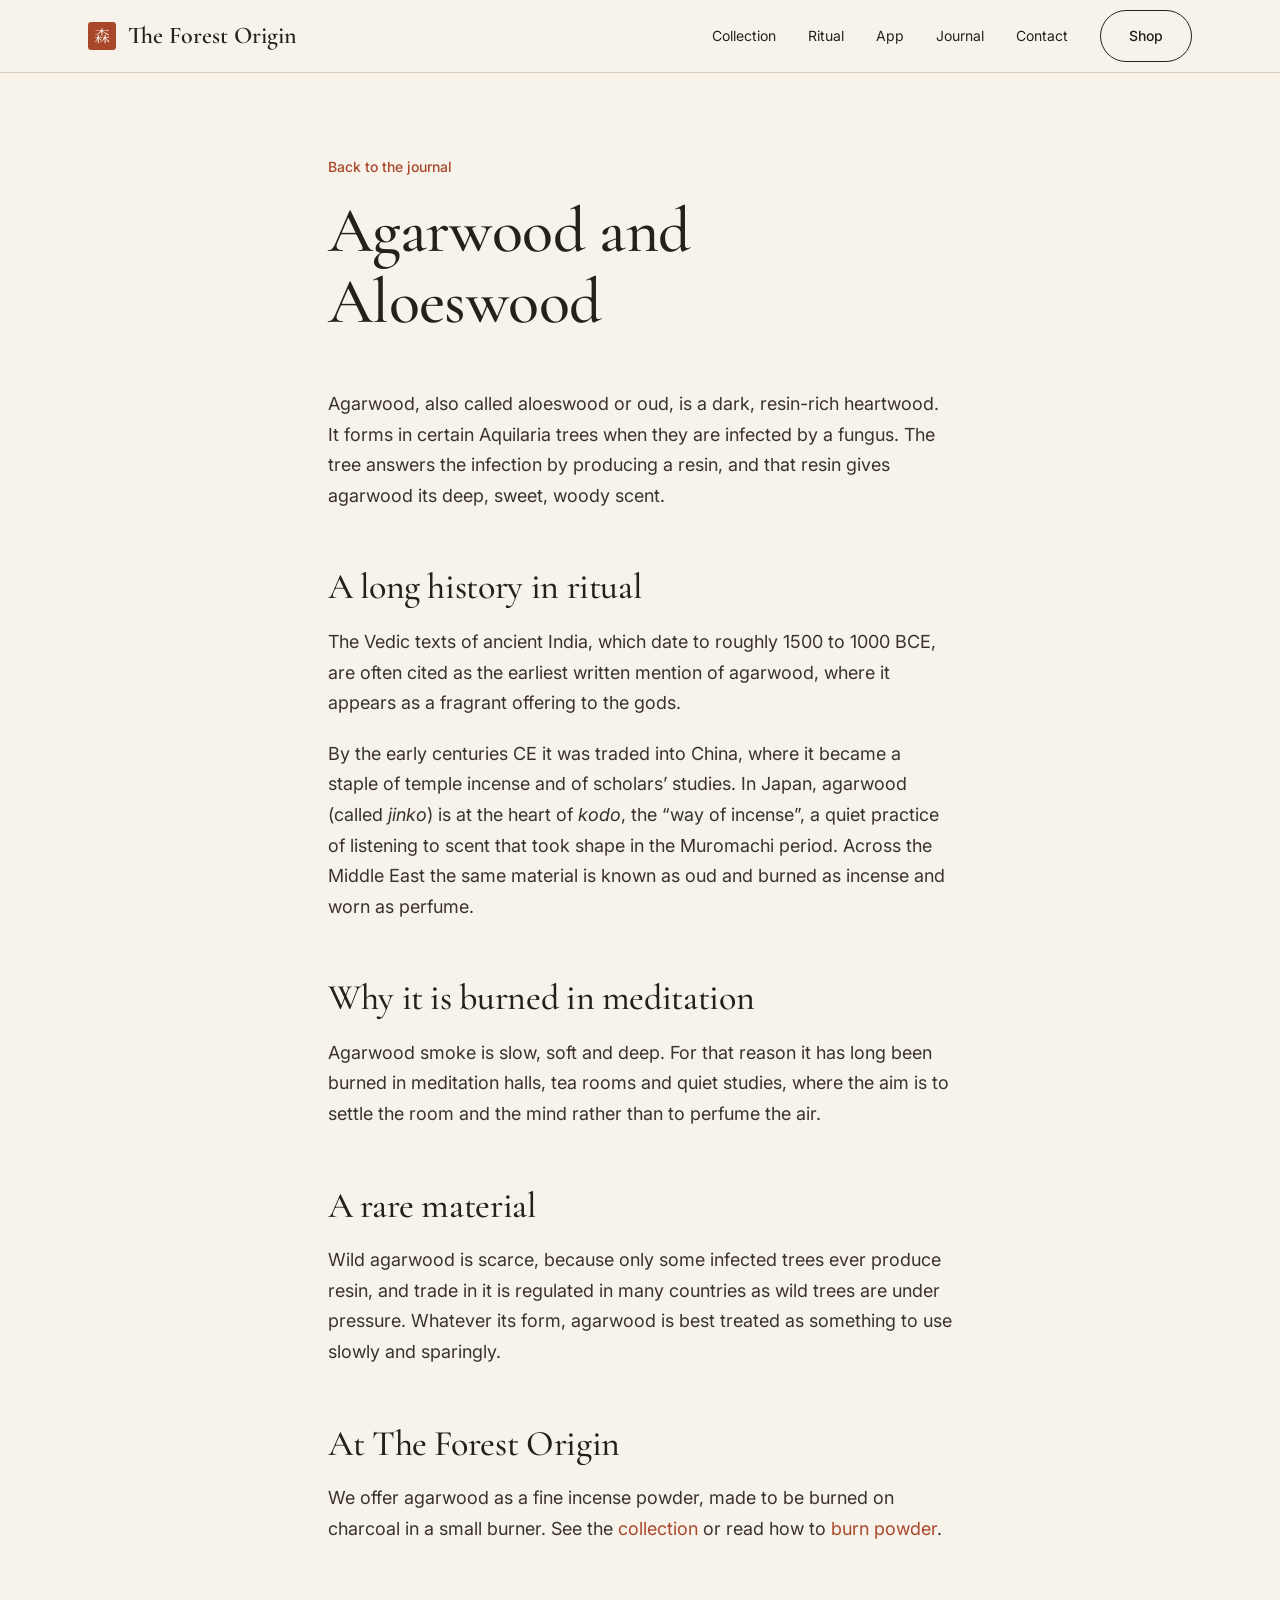
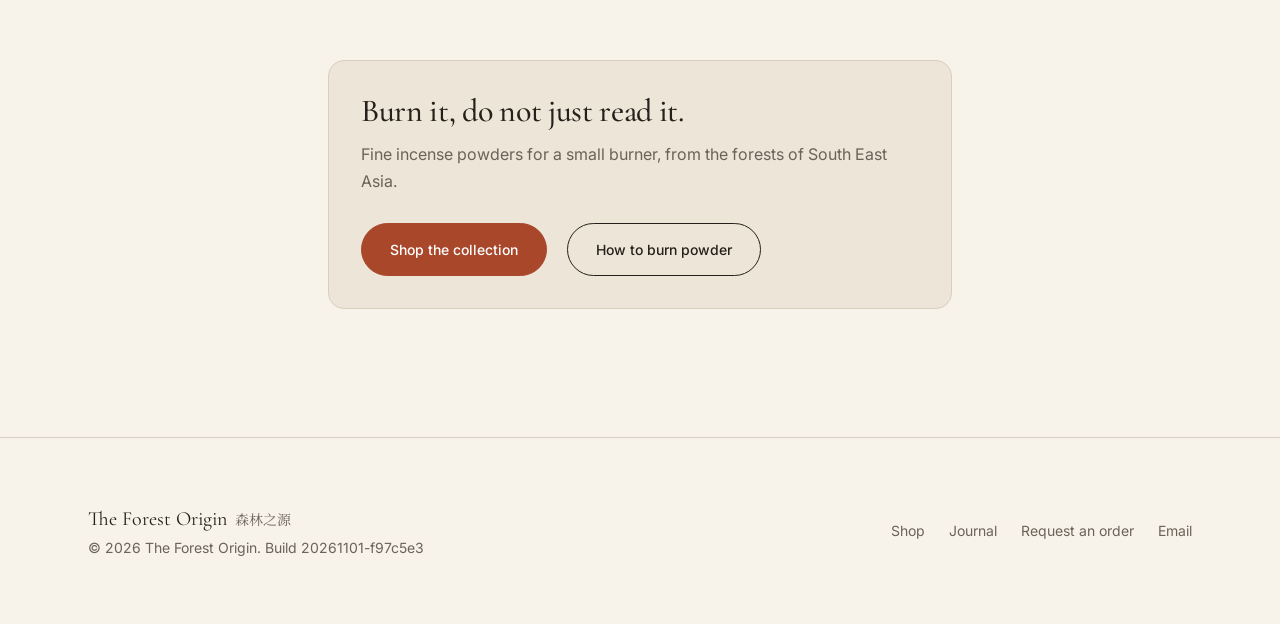
<file: articles/agarwood/index.html>
<!DOCTYPE html><html lang="en"><head><meta name="build" content="20261101-f97c5e3"><meta charset="utf-8"><link rel="icon" type="image/svg+xml" href="/favicon.svg"><meta name="viewport" content="width=device-width, initial-scale=1"><meta name="generator" content="Astro v7.3.8"><!-- search and sharing: no share image yet, the old one showed the previous brand --><title>Agarwood and Aloeswood | The Forest Origin</title><meta name="description" content="A short history of agarwood, from the Vedas to the Japanese way of incense, and why it is burned in meditation."><link rel="canonical" href="https://www.theforestorigin.com/articles/agarwood/"><meta property="og:type" content="article"><meta property="og:url" content="https://www.theforestorigin.com/articles/agarwood/"><meta property="og:title" content="Agarwood and Aloeswood | The Forest Origin"><meta property="og:description" content="A short history of agarwood, from the Vedas to the Japanese way of incense, and why it is burned in meditation."><meta name="twitter:card" content="summary"><link rel="preconnect" href="https://fonts.googleapis.com"><link rel="preconnect" href="https://fonts.gstatic.com" crossorigin><link href="https://fonts.googleapis.com/css2?family=Cormorant+Garamond:ital,wght@0,400;0,500;0,600;1,400&family=Inter:wght@400;500;600&display=swap" rel="stylesheet"><!-- cjk serif, subset to the characters used on the site so it stays small --><link href="https://fonts.googleapis.com/css2?family=Noto+Serif+SC:wght@400;600&text=森林之源沉香檀香艾草&display=swap" rel="stylesheet"><!-- visit counts: goatcounter only, cookieless, so no consent banner is needed; the endpoint is public --><script data-goatcounter="https://theforestorigin.goatcounter.com/count" async src="//gc.zgo.at/count.js"></script><link rel="stylesheet" href="/assets/BaseLayout.CFxsqkQQ.css"><style>.head[data-astro-cid-sgg5joot]{max-width:42rem;padding-block:5rem 2rem}h1[data-astro-cid-sgg5joot]{margin-top:1rem;font-size:clamp(2.5rem,6vw,4rem)}.cta[data-astro-cid-sgg5joot]{max-width:42rem;margin:0 auto 6rem;padding:2rem 1.5rem}.prose[data-astro-cid-sgg5joot]{max-width:42rem;margin:0 auto;padding:0 1.5rem 4rem;font-size:1.125rem}.prose[data-astro-cid-sgg5joot] p{color:#3a332b;margin:1.25rem 0}.prose[data-astro-cid-sgg5joot] h2{margin:3.5rem 0 1rem;font-size:2.25rem}.prose[data-astro-cid-sgg5joot] a{color:var(--color-ember);text-underline-offset:3px}.prose[data-astro-cid-sgg5joot] ul{margin:1.5rem 0;padding:0;list-style:none}.prose[data-astro-cid-sgg5joot] li{margin:.75rem 0;padding-left:1.5rem;position:relative}.prose[data-astro-cid-sgg5joot] li:before{content:"";background:var(--color-sand);border-radius:50%;width:.4rem;height:.4rem;position:absolute;top:.8em;left:0}
</style></head><body><header class="site-header" data-astro-cid-nen7h5rs><div class="wrap bar" data-astro-cid-nen7h5rs><a href="/" class="brand" aria-label="The Forest Origin, home" data-astro-cid-nen7h5rs><span class="seal cjk" aria-hidden="true" data-astro-cid-nen7h5rs>森</span><span class="brand-name" data-astro-cid-nen7h5rs>The Forest Origin</span></a><!-- desktop navigation --><nav class="nav-links" aria-label="Main" data-astro-cid-nen7h5rs><a href="/#collection" data-astro-cid-nen7h5rs>Collection</a><a href="/#ritual" data-astro-cid-nen7h5rs>Ritual</a><a href="/#app" data-astro-cid-nen7h5rs>App</a><a href="/#journal" data-astro-cid-nen7h5rs>Journal</a><a href="/#contact" data-astro-cid-nen7h5rs>Contact</a><a href="https://theforestorigin.square.site/" class="btn btn-quiet" rel="noopener noreferrer" data-astro-cid-nen7h5rs>Shop</a></nav><!-- mobile navigation: a details element, no javascript --><details class="menu" data-astro-cid-nen7h5rs><summary data-astro-cid-nen7h5rs>Menu</summary><nav class="menu-panel" aria-label="Main" data-astro-cid-nen7h5rs><a href="/#collection" data-astro-cid-nen7h5rs>Collection</a><a href="/#ritual" data-astro-cid-nen7h5rs>Ritual</a><a href="/#app" data-astro-cid-nen7h5rs>App</a><a href="/#journal" data-astro-cid-nen7h5rs>Journal</a><a href="/#contact" data-astro-cid-nen7h5rs>Contact</a><a href="https://theforestorigin.square.site/" rel="noopener noreferrer" data-astro-cid-nen7h5rs>Shop</a></nav></details></div></header><main><div class="wrap head" data-astro-cid-sgg5joot><a href="/#journal" class="link-arrow" data-astro-cid-sgg5joot>Back to the journal</a><h1 data-astro-cid-sgg5joot>Agarwood and Aloeswood</h1></div><article class="prose" data-astro-cid-sgg5joot><p>Agarwood, also called aloeswood or oud, is a dark, resin-rich heartwood. It forms in certain Aquilaria trees when they are infected by a fungus. The tree answers the infection by producing a resin, and that resin gives agarwood its deep, sweet, woody scent.</p>
<h2 id="a-long-history-in-ritual">A long history in ritual</h2>
<p>The Vedic texts of ancient India, which date to roughly 1500 to 1000 BCE, are often cited as the earliest written mention of agarwood, where it appears as a fragrant offering to the gods.</p>
<p>By the early centuries CE it was traded into China, where it became a staple of temple incense and of scholars’ studies. In Japan, agarwood (called <em>jinko</em>) is at the heart of <em>kodo</em>, the “way of incense”, a quiet practice of listening to scent that took shape in the Muromachi period. Across the Middle East the same material is known as oud and burned as incense and worn as perfume.</p>
<h2 id="why-it-is-burned-in-meditation">Why it is burned in meditation</h2>
<p>Agarwood smoke is slow, soft and deep. For that reason it has long been burned in meditation halls, tea rooms and quiet studies, where the aim is to settle the room and the mind rather than to perfume the air.</p>
<h2 id="a-rare-material">A rare material</h2>
<p>Wild agarwood is scarce, because only some infected trees ever produce resin, and trade in it is regulated in many countries as wild trees are under pressure. Whatever its form, agarwood is best treated as something to use slowly and sparingly.</p>
<h2 id="at-the-forest-origin">At The Forest Origin</h2>
<p>We offer agarwood as a fine incense powder, made to be burned on charcoal in a small burner. See the <a href="/#collection">collection</a> or read how to <a href="/#ritual">burn powder</a>.</p>
</article><div class="cta" data-astro-cid-sgg5joot><div class="card" data-astro-cid-sgg5joot><h3 data-astro-cid-sgg5joot>Burn it, do not just read it.</h3><p data-astro-cid-sgg5joot>Fine incense powders for a small burner, from the forests of South East Asia.</p><div class="card-links" data-astro-cid-sgg5joot><a href="https://theforestorigin.square.site/" class="btn btn-primary" rel="noopener noreferrer" data-astro-cid-sgg5joot>Shop the collection</a><a href="/#ritual" class="btn btn-quiet" data-astro-cid-sgg5joot>How to burn powder</a></div></div></div></main><footer class="site-footer" data-astro-cid-jo6i4kqk><div class="wrap bar" data-astro-cid-jo6i4kqk><div data-astro-cid-jo6i4kqk><span class="name" data-astro-cid-jo6i4kqk>The Forest Origin</span><span class="cjk" data-astro-cid-jo6i4kqk>森林之源</span><p data-astro-cid-jo6i4kqk>&copy; 2026 The Forest Origin. Build 20261101-f97c5e3</p></div><nav class="links" aria-label="Footer" data-astro-cid-jo6i4kqk><a href="https://theforestorigin.square.site/" rel="noopener noreferrer" data-astro-cid-jo6i4kqk>Shop</a><a href="/#journal" data-astro-cid-jo6i4kqk>Journal</a><a href="https://forms.gle/QYphnyzFG8JDZHSd8" rel="noopener noreferrer" data-astro-cid-jo6i4kqk>Request an order</a><a href="mailto:hello@theforestorigin.com" data-astro-cid-jo6i4kqk>Email</a></nav></div></footer></body></html>
</file>
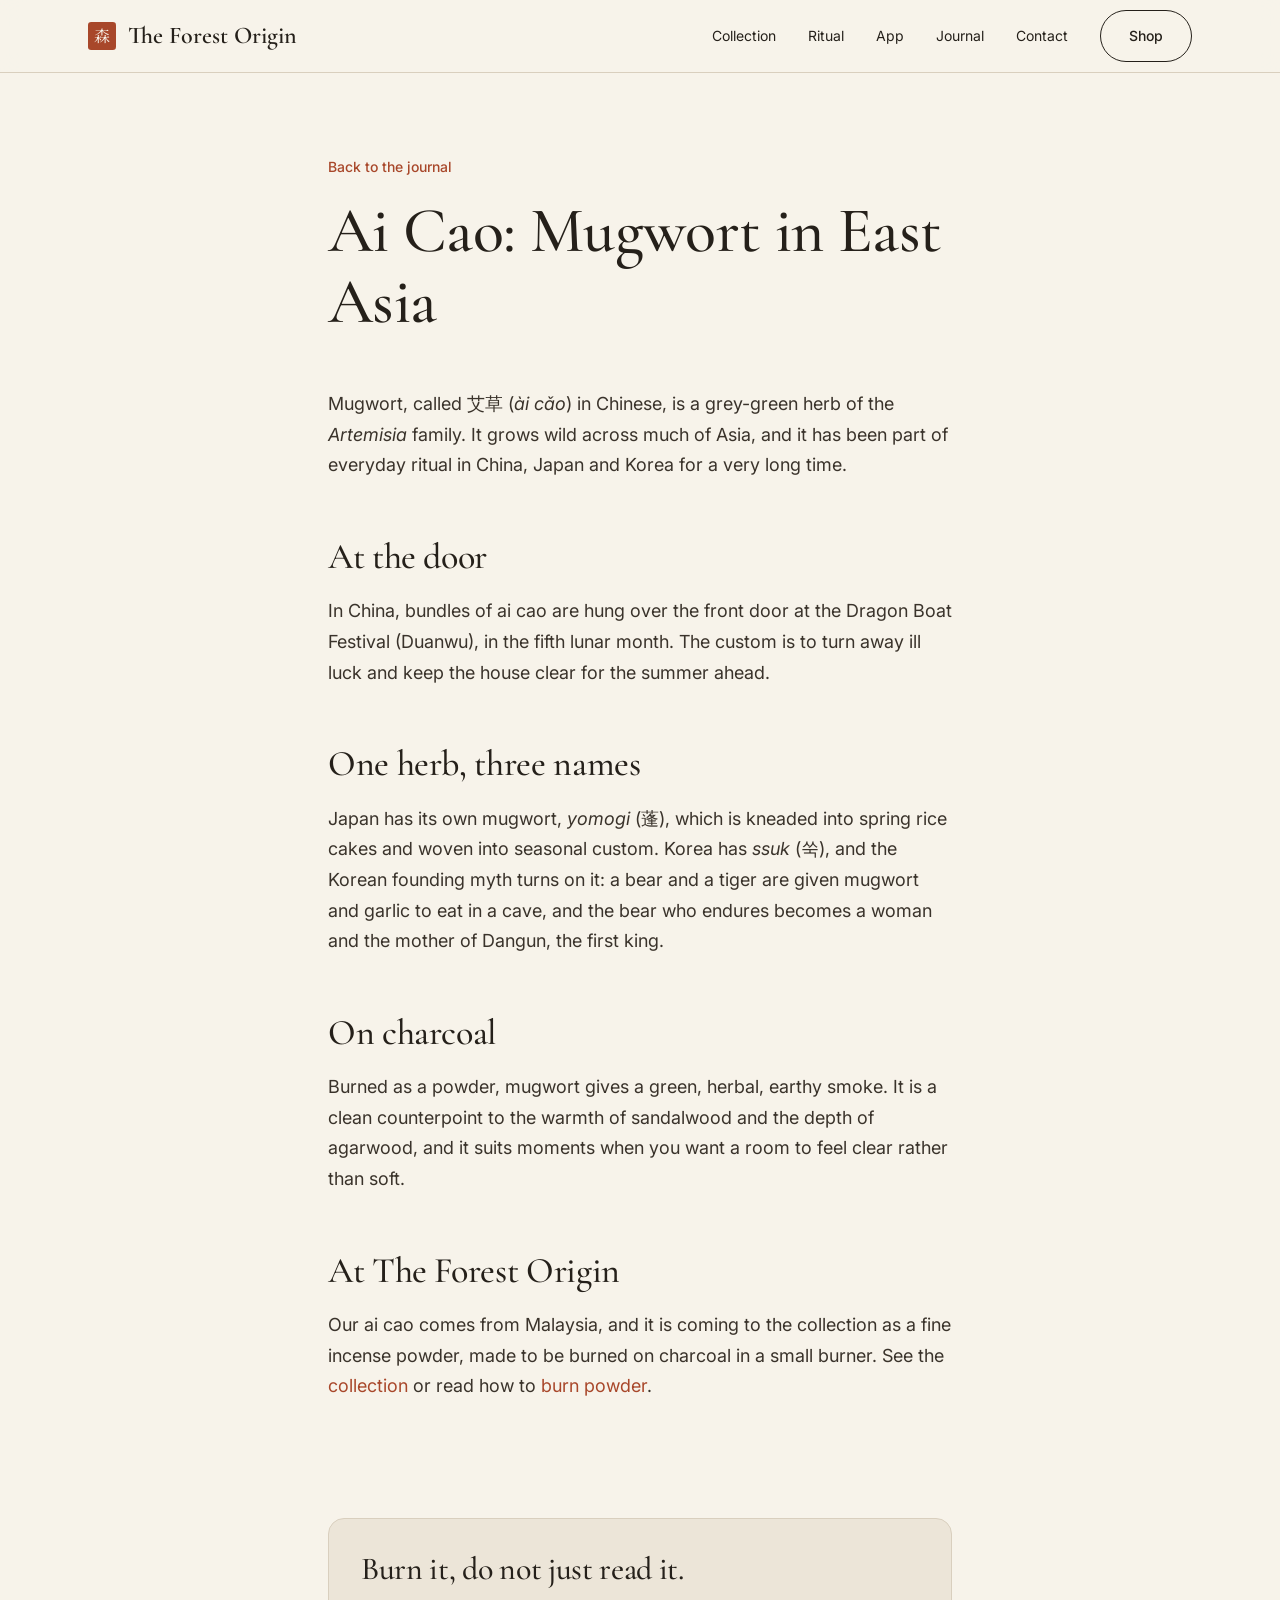
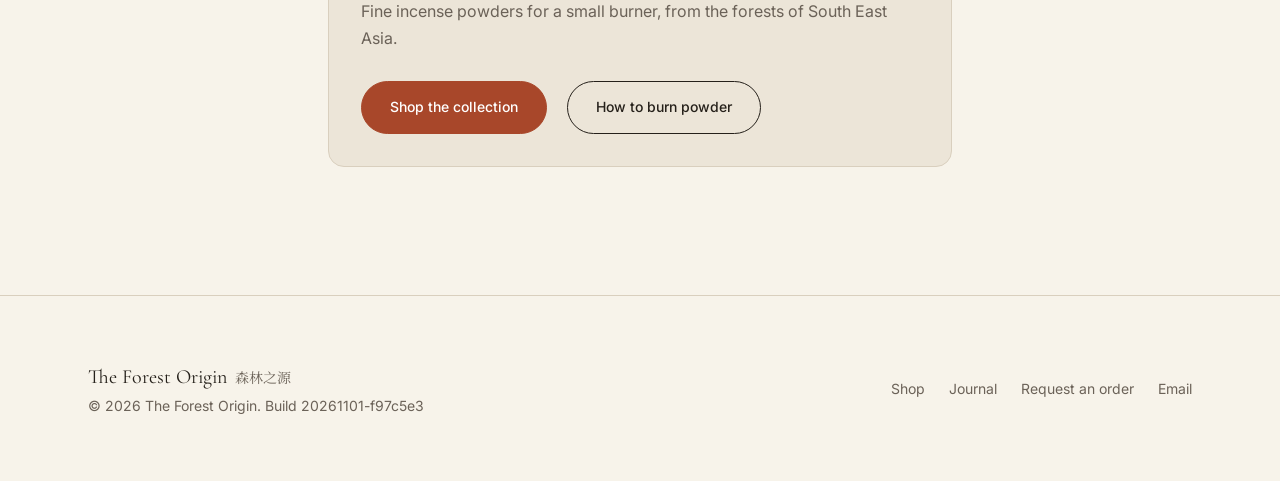
<file: articles/mugwort/index.html>
<!DOCTYPE html><html lang="en"><head><meta name="build" content="20261101-f97c5e3"><meta charset="utf-8"><link rel="icon" type="image/svg+xml" href="/favicon.svg"><meta name="viewport" content="width=device-width, initial-scale=1"><meta name="generator" content="Astro v7.3.8"><!-- search and sharing: no share image yet, the old one showed the previous brand --><title>Ai Cao: Mugwort in East Asia | The Forest Origin</title><meta name="description" content="From the Dragon Boat Festival doorway to the Korean founding myth, a quiet herb of East Asian ritual."><link rel="canonical" href="https://www.theforestorigin.com/articles/mugwort/"><meta property="og:type" content="article"><meta property="og:url" content="https://www.theforestorigin.com/articles/mugwort/"><meta property="og:title" content="Ai Cao: Mugwort in East Asia | The Forest Origin"><meta property="og:description" content="From the Dragon Boat Festival doorway to the Korean founding myth, a quiet herb of East Asian ritual."><meta name="twitter:card" content="summary"><link rel="preconnect" href="https://fonts.googleapis.com"><link rel="preconnect" href="https://fonts.gstatic.com" crossorigin><link href="https://fonts.googleapis.com/css2?family=Cormorant+Garamond:ital,wght@0,400;0,500;0,600;1,400&family=Inter:wght@400;500;600&display=swap" rel="stylesheet"><!-- cjk serif, subset to the characters used on the site so it stays small --><link href="https://fonts.googleapis.com/css2?family=Noto+Serif+SC:wght@400;600&text=森林之源沉香檀香艾草&display=swap" rel="stylesheet"><!-- visit counts: goatcounter only, cookieless, so no consent banner is needed; the endpoint is public --><script data-goatcounter="https://theforestorigin.goatcounter.com/count" async src="//gc.zgo.at/count.js"></script><link rel="stylesheet" href="/assets/BaseLayout.CFxsqkQQ.css"><style>.head[data-astro-cid-sgg5joot]{max-width:42rem;padding-block:5rem 2rem}h1[data-astro-cid-sgg5joot]{margin-top:1rem;font-size:clamp(2.5rem,6vw,4rem)}.cta[data-astro-cid-sgg5joot]{max-width:42rem;margin:0 auto 6rem;padding:2rem 1.5rem}.prose[data-astro-cid-sgg5joot]{max-width:42rem;margin:0 auto;padding:0 1.5rem 4rem;font-size:1.125rem}.prose[data-astro-cid-sgg5joot] p{color:#3a332b;margin:1.25rem 0}.prose[data-astro-cid-sgg5joot] h2{margin:3.5rem 0 1rem;font-size:2.25rem}.prose[data-astro-cid-sgg5joot] a{color:var(--color-ember);text-underline-offset:3px}.prose[data-astro-cid-sgg5joot] ul{margin:1.5rem 0;padding:0;list-style:none}.prose[data-astro-cid-sgg5joot] li{margin:.75rem 0;padding-left:1.5rem;position:relative}.prose[data-astro-cid-sgg5joot] li:before{content:"";background:var(--color-sand);border-radius:50%;width:.4rem;height:.4rem;position:absolute;top:.8em;left:0}
</style></head><body><header class="site-header" data-astro-cid-nen7h5rs><div class="wrap bar" data-astro-cid-nen7h5rs><a href="/" class="brand" aria-label="The Forest Origin, home" data-astro-cid-nen7h5rs><span class="seal cjk" aria-hidden="true" data-astro-cid-nen7h5rs>森</span><span class="brand-name" data-astro-cid-nen7h5rs>The Forest Origin</span></a><!-- desktop navigation --><nav class="nav-links" aria-label="Main" data-astro-cid-nen7h5rs><a href="/#collection" data-astro-cid-nen7h5rs>Collection</a><a href="/#ritual" data-astro-cid-nen7h5rs>Ritual</a><a href="/#app" data-astro-cid-nen7h5rs>App</a><a href="/#journal" data-astro-cid-nen7h5rs>Journal</a><a href="/#contact" data-astro-cid-nen7h5rs>Contact</a><a href="https://theforestorigin.square.site/" class="btn btn-quiet" rel="noopener noreferrer" data-astro-cid-nen7h5rs>Shop</a></nav><!-- mobile navigation: a details element, no javascript --><details class="menu" data-astro-cid-nen7h5rs><summary data-astro-cid-nen7h5rs>Menu</summary><nav class="menu-panel" aria-label="Main" data-astro-cid-nen7h5rs><a href="/#collection" data-astro-cid-nen7h5rs>Collection</a><a href="/#ritual" data-astro-cid-nen7h5rs>Ritual</a><a href="/#app" data-astro-cid-nen7h5rs>App</a><a href="/#journal" data-astro-cid-nen7h5rs>Journal</a><a href="/#contact" data-astro-cid-nen7h5rs>Contact</a><a href="https://theforestorigin.square.site/" rel="noopener noreferrer" data-astro-cid-nen7h5rs>Shop</a></nav></details></div></header><main><div class="wrap head" data-astro-cid-sgg5joot><a href="/#journal" class="link-arrow" data-astro-cid-sgg5joot>Back to the journal</a><h1 data-astro-cid-sgg5joot>Ai Cao: Mugwort in East Asia</h1></div><article class="prose" data-astro-cid-sgg5joot><p>Mugwort, called 艾草 (<em>ài cǎo</em>) in Chinese, is a grey-green herb of the <em>Artemisia</em> family. It grows wild across much of Asia, and it has been part of everyday ritual in China, Japan and Korea for a very long time.</p>
<h2 id="at-the-door">At the door</h2>
<p>In China, bundles of ai cao are hung over the front door at the Dragon Boat Festival (Duanwu), in the fifth lunar month. The custom is to turn away ill luck and keep the house clear for the summer ahead.</p>
<h2 id="one-herb-three-names">One herb, three names</h2>
<p>Japan has its own mugwort, <em>yomogi</em> (蓬), which is kneaded into spring rice cakes and woven into seasonal custom. Korea has <em>ssuk</em> (쑥), and the Korean founding myth turns on it: a bear and a tiger are given mugwort and garlic to eat in a cave, and the bear who endures becomes a woman and the mother of Dangun, the first king.</p>
<h2 id="on-charcoal">On charcoal</h2>
<p>Burned as a powder, mugwort gives a green, herbal, earthy smoke. It is a clean counterpoint to the warmth of sandalwood and the depth of agarwood, and it suits moments when you want a room to feel clear rather than soft.</p>
<h2 id="at-the-forest-origin">At The Forest Origin</h2>
<p>Our ai cao comes from Malaysia, and it is coming to the collection as a fine incense powder, made to be burned on charcoal in a small burner. See the <a href="/#collection">collection</a> or read how to <a href="/#ritual">burn powder</a>.</p>
</article><div class="cta" data-astro-cid-sgg5joot><div class="card" data-astro-cid-sgg5joot><h3 data-astro-cid-sgg5joot>Burn it, do not just read it.</h3><p data-astro-cid-sgg5joot>Fine incense powders for a small burner, from the forests of South East Asia.</p><div class="card-links" data-astro-cid-sgg5joot><a href="https://theforestorigin.square.site/" class="btn btn-primary" rel="noopener noreferrer" data-astro-cid-sgg5joot>Shop the collection</a><a href="/#ritual" class="btn btn-quiet" data-astro-cid-sgg5joot>How to burn powder</a></div></div></div></main><footer class="site-footer" data-astro-cid-jo6i4kqk><div class="wrap bar" data-astro-cid-jo6i4kqk><div data-astro-cid-jo6i4kqk><span class="name" data-astro-cid-jo6i4kqk>The Forest Origin</span><span class="cjk" data-astro-cid-jo6i4kqk>森林之源</span><p data-astro-cid-jo6i4kqk>&copy; 2026 The Forest Origin. Build 20261101-f97c5e3</p></div><nav class="links" aria-label="Footer" data-astro-cid-jo6i4kqk><a href="https://theforestorigin.square.site/" rel="noopener noreferrer" data-astro-cid-jo6i4kqk>Shop</a><a href="/#journal" data-astro-cid-jo6i4kqk>Journal</a><a href="https://forms.gle/QYphnyzFG8JDZHSd8" rel="noopener noreferrer" data-astro-cid-jo6i4kqk>Request an order</a><a href="mailto:hello@theforestorigin.com" data-astro-cid-jo6i4kqk>Email</a></nav></div></footer></body></html>
</file>
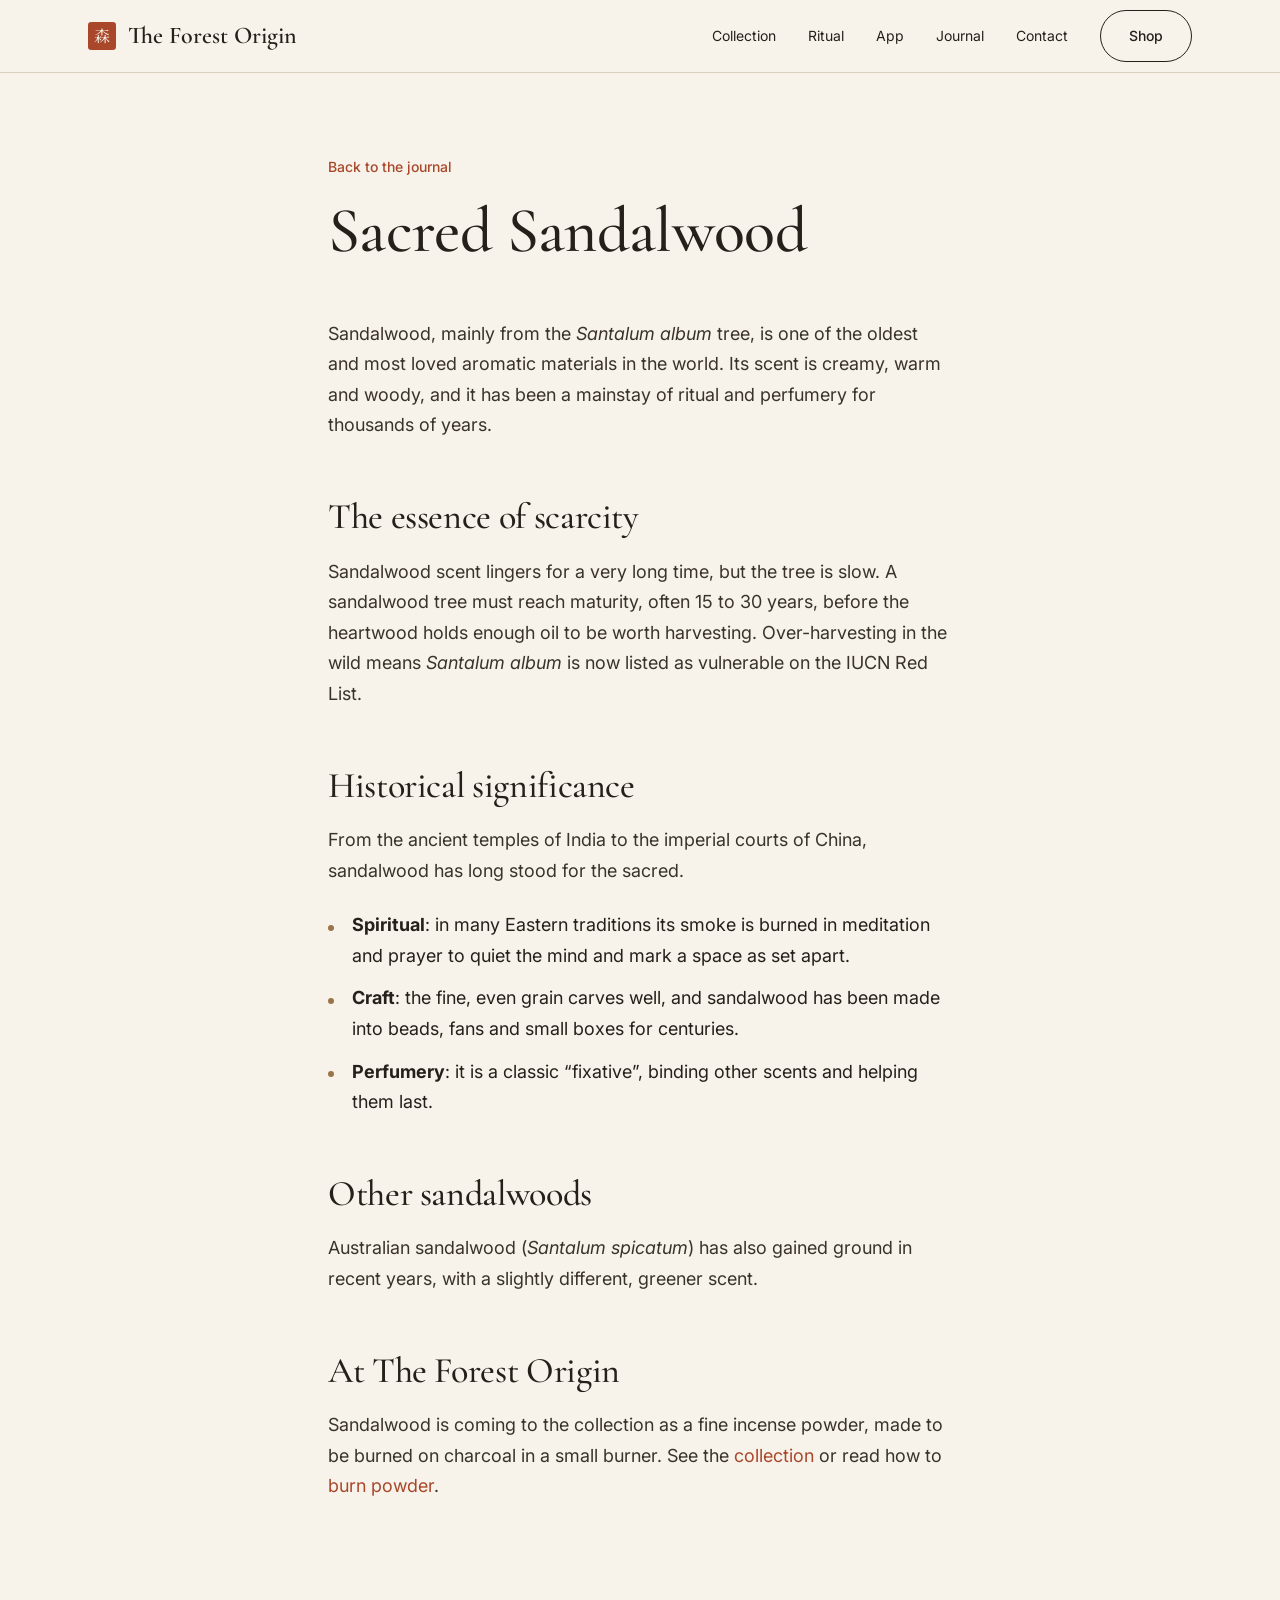
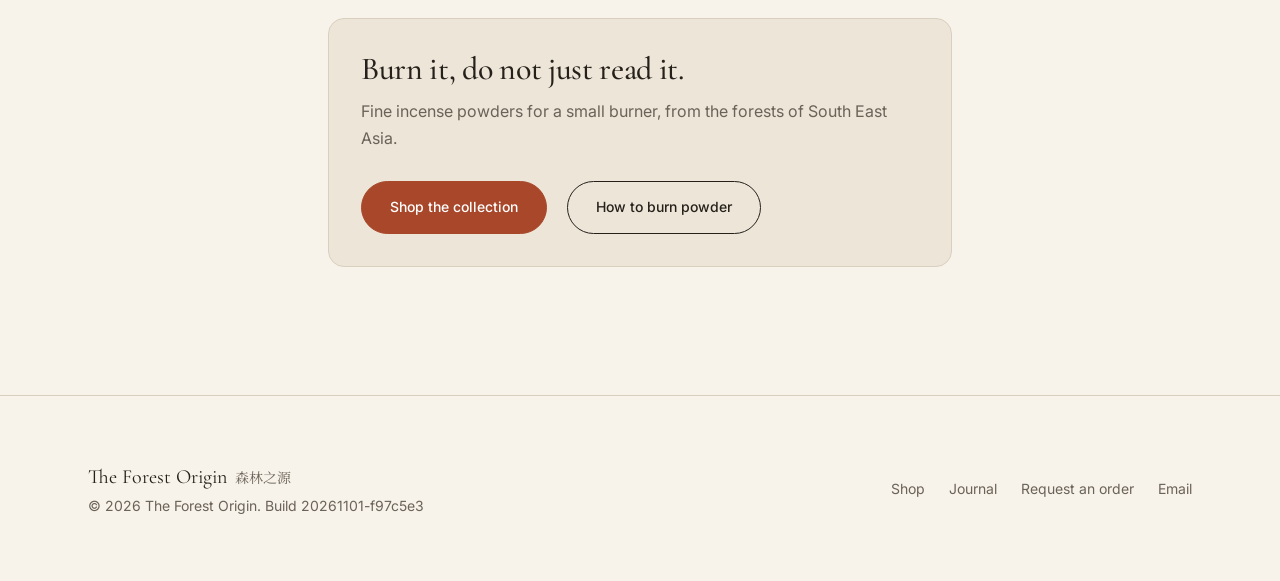
<file: articles/sandalwood/index.html>
<!DOCTYPE html><html lang="en"><head><meta name="build" content="20261101-f97c5e3"><meta charset="utf-8"><link rel="icon" type="image/svg+xml" href="/favicon.svg"><meta name="viewport" content="width=device-width, initial-scale=1"><meta name="generator" content="Astro v7.3.8"><!-- search and sharing: no share image yet, the old one showed the previous brand --><title>Sacred Sandalwood | The Forest Origin</title><meta name="description" content="Why sandalwood is scarce, and how it became the scent of temples and courts."><link rel="canonical" href="https://www.theforestorigin.com/articles/sandalwood/"><meta property="og:type" content="article"><meta property="og:url" content="https://www.theforestorigin.com/articles/sandalwood/"><meta property="og:title" content="Sacred Sandalwood | The Forest Origin"><meta property="og:description" content="Why sandalwood is scarce, and how it became the scent of temples and courts."><meta name="twitter:card" content="summary"><link rel="preconnect" href="https://fonts.googleapis.com"><link rel="preconnect" href="https://fonts.gstatic.com" crossorigin><link href="https://fonts.googleapis.com/css2?family=Cormorant+Garamond:ital,wght@0,400;0,500;0,600;1,400&family=Inter:wght@400;500;600&display=swap" rel="stylesheet"><!-- cjk serif, subset to the characters used on the site so it stays small --><link href="https://fonts.googleapis.com/css2?family=Noto+Serif+SC:wght@400;600&text=森林之源沉香檀香艾草&display=swap" rel="stylesheet"><!-- visit counts: goatcounter only, cookieless, so no consent banner is needed; the endpoint is public --><script data-goatcounter="https://theforestorigin.goatcounter.com/count" async src="//gc.zgo.at/count.js"></script><link rel="stylesheet" href="/assets/BaseLayout.CFxsqkQQ.css"><style>.head[data-astro-cid-sgg5joot]{max-width:42rem;padding-block:5rem 2rem}h1[data-astro-cid-sgg5joot]{margin-top:1rem;font-size:clamp(2.5rem,6vw,4rem)}.cta[data-astro-cid-sgg5joot]{max-width:42rem;margin:0 auto 6rem;padding:2rem 1.5rem}.prose[data-astro-cid-sgg5joot]{max-width:42rem;margin:0 auto;padding:0 1.5rem 4rem;font-size:1.125rem}.prose[data-astro-cid-sgg5joot] p{color:#3a332b;margin:1.25rem 0}.prose[data-astro-cid-sgg5joot] h2{margin:3.5rem 0 1rem;font-size:2.25rem}.prose[data-astro-cid-sgg5joot] a{color:var(--color-ember);text-underline-offset:3px}.prose[data-astro-cid-sgg5joot] ul{margin:1.5rem 0;padding:0;list-style:none}.prose[data-astro-cid-sgg5joot] li{margin:.75rem 0;padding-left:1.5rem;position:relative}.prose[data-astro-cid-sgg5joot] li:before{content:"";background:var(--color-sand);border-radius:50%;width:.4rem;height:.4rem;position:absolute;top:.8em;left:0}
</style></head><body><header class="site-header" data-astro-cid-nen7h5rs><div class="wrap bar" data-astro-cid-nen7h5rs><a href="/" class="brand" aria-label="The Forest Origin, home" data-astro-cid-nen7h5rs><span class="seal cjk" aria-hidden="true" data-astro-cid-nen7h5rs>森</span><span class="brand-name" data-astro-cid-nen7h5rs>The Forest Origin</span></a><!-- desktop navigation --><nav class="nav-links" aria-label="Main" data-astro-cid-nen7h5rs><a href="/#collection" data-astro-cid-nen7h5rs>Collection</a><a href="/#ritual" data-astro-cid-nen7h5rs>Ritual</a><a href="/#app" data-astro-cid-nen7h5rs>App</a><a href="/#journal" data-astro-cid-nen7h5rs>Journal</a><a href="/#contact" data-astro-cid-nen7h5rs>Contact</a><a href="https://theforestorigin.square.site/" class="btn btn-quiet" rel="noopener noreferrer" data-astro-cid-nen7h5rs>Shop</a></nav><!-- mobile navigation: a details element, no javascript --><details class="menu" data-astro-cid-nen7h5rs><summary data-astro-cid-nen7h5rs>Menu</summary><nav class="menu-panel" aria-label="Main" data-astro-cid-nen7h5rs><a href="/#collection" data-astro-cid-nen7h5rs>Collection</a><a href="/#ritual" data-astro-cid-nen7h5rs>Ritual</a><a href="/#app" data-astro-cid-nen7h5rs>App</a><a href="/#journal" data-astro-cid-nen7h5rs>Journal</a><a href="/#contact" data-astro-cid-nen7h5rs>Contact</a><a href="https://theforestorigin.square.site/" rel="noopener noreferrer" data-astro-cid-nen7h5rs>Shop</a></nav></details></div></header><main><div class="wrap head" data-astro-cid-sgg5joot><a href="/#journal" class="link-arrow" data-astro-cid-sgg5joot>Back to the journal</a><h1 data-astro-cid-sgg5joot>Sacred Sandalwood</h1></div><article class="prose" data-astro-cid-sgg5joot><p>Sandalwood, mainly from the <em>Santalum album</em> tree, is one of the oldest and most loved aromatic materials in the world. Its scent is creamy, warm and woody, and it has been a mainstay of ritual and perfumery for thousands of years.</p>
<h2 id="the-essence-of-scarcity">The essence of scarcity</h2>
<p>Sandalwood scent lingers for a very long time, but the tree is slow. A sandalwood tree must reach maturity, often 15 to 30 years, before the heartwood holds enough oil to be worth harvesting. Over-harvesting in the wild means <em>Santalum album</em> is now listed as vulnerable on the IUCN Red List.</p>
<h2 id="historical-significance">Historical significance</h2>
<p>From the ancient temples of India to the imperial courts of China, sandalwood has long stood for the sacred.</p>
<ul>
<li><strong>Spiritual</strong>: in many Eastern traditions its smoke is burned in meditation and prayer to quiet the mind and mark a space as set apart.</li>
<li><strong>Craft</strong>: the fine, even grain carves well, and sandalwood has been made into beads, fans and small boxes for centuries.</li>
<li><strong>Perfumery</strong>: it is a classic “fixative”, binding other scents and helping them last.</li>
</ul>
<h2 id="other-sandalwoods">Other sandalwoods</h2>
<p>Australian sandalwood (<em>Santalum spicatum</em>) has also gained ground in recent years, with a slightly different, greener scent.</p>
<h2 id="at-the-forest-origin">At The Forest Origin</h2>
<p>Sandalwood is coming to the collection as a fine incense powder, made to be burned on charcoal in a small burner. See the <a href="/#collection">collection</a> or read how to <a href="/#ritual">burn powder</a>.</p>
</article><div class="cta" data-astro-cid-sgg5joot><div class="card" data-astro-cid-sgg5joot><h3 data-astro-cid-sgg5joot>Burn it, do not just read it.</h3><p data-astro-cid-sgg5joot>Fine incense powders for a small burner, from the forests of South East Asia.</p><div class="card-links" data-astro-cid-sgg5joot><a href="https://theforestorigin.square.site/" class="btn btn-primary" rel="noopener noreferrer" data-astro-cid-sgg5joot>Shop the collection</a><a href="/#ritual" class="btn btn-quiet" data-astro-cid-sgg5joot>How to burn powder</a></div></div></div></main><footer class="site-footer" data-astro-cid-jo6i4kqk><div class="wrap bar" data-astro-cid-jo6i4kqk><div data-astro-cid-jo6i4kqk><span class="name" data-astro-cid-jo6i4kqk>The Forest Origin</span><span class="cjk" data-astro-cid-jo6i4kqk>森林之源</span><p data-astro-cid-jo6i4kqk>&copy; 2026 The Forest Origin. Build 20261101-f97c5e3</p></div><nav class="links" aria-label="Footer" data-astro-cid-jo6i4kqk><a href="https://theforestorigin.square.site/" rel="noopener noreferrer" data-astro-cid-jo6i4kqk>Shop</a><a href="/#journal" data-astro-cid-jo6i4kqk>Journal</a><a href="https://forms.gle/QYphnyzFG8JDZHSd8" rel="noopener noreferrer" data-astro-cid-jo6i4kqk>Request an order</a><a href="mailto:hello@theforestorigin.com" data-astro-cid-jo6i4kqk>Email</a></nav></div></footer></body></html>
</file>
<file: assets/BaseLayout.CFxsqkQQ.css>
/*! tailwindcss v4.3.3 | MIT License | https://tailwindcss.com */
@layer properties{@supports (((-webkit-hyphens:none)) and (not (margin-trim:inline))) or ((-moz-orient:inline) and (not (color:rgb(from red r g b)))){*,:before,:after,::backdrop{--tw-backdrop-blur:initial;--tw-backdrop-brightness:initial;--tw-backdrop-contrast:initial;--tw-backdrop-grayscale:initial;--tw-backdrop-hue-rotate:initial;--tw-backdrop-invert:initial;--tw-backdrop-opacity:initial;--tw-backdrop-saturate:initial;--tw-backdrop-sepia:initial;--tw-ease:initial}}}@layer theme{:root,:host{--font-sans:ui-sans-serif, system-ui, sans-serif, "Apple Color Emoji", "Segoe UI Emoji", "Segoe UI Symbol", "Noto Color Emoji";--font-mono:ui-monospace, SFMono-Regular, Menlo, Monaco, Consolas, "Liberation Mono", "Courier New", monospace;--ease-in-out:cubic-bezier(.4, 0, .2, 1);--default-transition-duration:.15s;--default-transition-timing-function:cubic-bezier(.4, 0, .2, 1);--default-font-family:var(--font-sans);--default-mono-font-family:var(--font-mono);--color-paper:#f7f3ea;--color-stone:#ece5d8;--color-line:#d9cfbe;--color-ink:#25201a;--color-muted:#6b6258;--color-ember:#a8472a;--color-sand:#9a7448;--font-display:"Cormorant Garamond", "Noto Serif SC", Georgia, serif;--font-body:"Inter", system-ui, -apple-system, sans-serif}}@layer base{*,:after,:before,::backdrop{box-sizing:border-box;border:0 solid;margin:0;padding:0}::file-selector-button{box-sizing:border-box;border:0 solid;margin:0;padding:0}html,:host{-webkit-text-size-adjust:100%;tab-size:4;line-height:1.5;font-family:var(--default-font-family,ui-sans-serif, system-ui, sans-serif, "Apple Color Emoji", "Segoe UI Emoji", "Segoe UI Symbol", "Noto Color Emoji");font-feature-settings:var(--default-font-feature-settings,normal);font-variation-settings:var(--default-font-variation-settings,normal);-webkit-tap-highlight-color:transparent}hr{height:0;color:inherit;border-top-width:1px}abbr:where([title]){text-decoration:underline dotted}h1,h2,h3,h4,h5,h6{font-size:inherit;font-weight:inherit}a{color:inherit;-webkit-text-decoration:inherit;-webkit-text-decoration:inherit;-webkit-text-decoration:inherit;text-decoration:inherit}b,strong{font-weight:bolder}code,kbd,samp,pre{font-family:var(--default-mono-font-family,ui-monospace, SFMono-Regular, Menlo, Monaco, Consolas, "Liberation Mono", "Courier New", monospace);font-feature-settings:var(--default-mono-font-feature-settings,normal);font-variation-settings:var(--default-mono-font-variation-settings,normal);font-size:1em}small{font-size:80%}sub,sup{vertical-align:baseline;font-size:75%;line-height:0;position:relative}sub{bottom:-.25em}sup{top:-.5em}table{text-indent:0;border-color:inherit;border-collapse:collapse}:-moz-focusring{outline:auto}progress{vertical-align:baseline}summary{display:list-item}ol,ul,menu{list-style:none}img,svg,video,canvas,audio,iframe,embed,object{vertical-align:middle;display:block}img,video{max-width:100%;height:auto}button,input,select,optgroup,textarea{font:inherit;font-feature-settings:inherit;font-variation-settings:inherit;letter-spacing:inherit;color:inherit;opacity:1;background-color:#0000;border-radius:0}::file-selector-button{font:inherit;font-feature-settings:inherit;font-variation-settings:inherit;letter-spacing:inherit;color:inherit;opacity:1;background-color:#0000;border-radius:0}:where(select:is([multiple],[size])) optgroup{font-weight:bolder}:where(select:is([multiple],[size])) optgroup option{padding-inline-start:20px}::file-selector-button{margin-inline-end:4px}::placeholder{opacity:1}@supports (not ((-webkit-appearance:-apple-pay-button))) or (contain-intrinsic-size:1px){::placeholder{color:currentColor}@supports (color:color-mix(in lab, red, red)){::placeholder{color:color-mix(in oklab, currentcolor 50%, transparent)}}}textarea{resize:vertical}::-webkit-search-decoration{-webkit-appearance:none}::-webkit-date-and-time-value{min-height:1lh;text-align:inherit}::-webkit-datetime-edit{display:inline-flex}::-webkit-datetime-edit-fields-wrapper{padding:0}::-webkit-datetime-edit{padding-block:0}::-webkit-datetime-edit-year-field{padding-block:0}::-webkit-datetime-edit-month-field{padding-block:0}::-webkit-datetime-edit-day-field{padding-block:0}::-webkit-datetime-edit-hour-field{padding-block:0}::-webkit-datetime-edit-minute-field{padding-block:0}::-webkit-datetime-edit-second-field{padding-block:0}::-webkit-datetime-edit-millisecond-field{padding-block:0}::-webkit-datetime-edit-meridiem-field{padding-block:0}::-webkit-calendar-picker-indicator{line-height:1}:-moz-ui-invalid{box-shadow:none}button,input:where([type=button],[type=reset],[type=submit]){appearance:button}::file-selector-button{appearance:button}::-webkit-inner-spin-button{height:auto}::-webkit-outer-spin-button{height:auto}[hidden]:where(:not([hidden=until-found])){display:none!important}}@layer components;@layer utilities{.block{display:block}.grid{display:grid}.hidden{display:none}.flex-wrap{flex-wrap:wrap}.backdrop-filter{backdrop-filter:var(--tw-backdrop-blur,) var(--tw-backdrop-brightness,) var(--tw-backdrop-contrast,) var(--tw-backdrop-grayscale,) var(--tw-backdrop-hue-rotate,) var(--tw-backdrop-invert,) var(--tw-backdrop-opacity,) var(--tw-backdrop-saturate,) var(--tw-backdrop-sepia,)}.transition{transition-property:color,background-color,border-color,outline-color,text-decoration-color,fill,stroke,--tw-gradient-from,--tw-gradient-via,--tw-gradient-to,opacity,box-shadow,transform,translate,scale,rotate,filter,-webkit-backdrop-filter,backdrop-filter,display,content-visibility,overlay,pointer-events;transition-timing-function:var(--tw-ease,var(--default-transition-timing-function));transition-duration:var(--tw-duration,var(--default-transition-duration))}.ease-in-out{--tw-ease:var(--ease-in-out);transition-timing-function:var(--ease-in-out)}}html{background:var(--color-paper);color-scheme:light;scroll-behavior:smooth;scroll-padding-top:5rem}body{background:var(--color-paper);color:var(--color-ink);font-family:var(--font-body);-webkit-font-smoothing:antialiased;line-height:1.7}h1,h2,h3{font-family:var(--font-display);letter-spacing:-.01em;font-weight:500;line-height:1.1}.cjk{font-family:Noto Serif SC,Songti SC,Noto Serif JP,serif}::selection{background:#a8472a40}@supports (color:color-mix(in lab, red, red)){::selection{background:color-mix(in srgb, var(--color-ember) 25%, transparent)}}a{color:inherit}:focus-visible{outline:2px solid var(--color-ember);outline-offset:3px}@media (prefers-reduced-motion:reduce){html{scroll-behavior:auto}*,:before,:after{transition:none!important;animation:none!important}}@property --tw-backdrop-blur{syntax:"*";inherits:false}@property --tw-backdrop-brightness{syntax:"*";inherits:false}@property --tw-backdrop-contrast{syntax:"*";inherits:false}@property --tw-backdrop-grayscale{syntax:"*";inherits:false}@property --tw-backdrop-hue-rotate{syntax:"*";inherits:false}@property --tw-backdrop-invert{syntax:"*";inherits:false}@property --tw-backdrop-opacity{syntax:"*";inherits:false}@property --tw-backdrop-saturate{syntax:"*";inherits:false}@property --tw-backdrop-sepia{syntax:"*";inherits:false}@property --tw-ease{syntax:"*";inherits:false}.wrap{max-width:72rem;margin:0 auto;padding-inline:1.5rem}.section{border-top:1px solid var(--color-line);padding-block:6rem}.eyebrow{letter-spacing:.22em;text-transform:uppercase;color:var(--color-ember);font-size:.75rem;font-weight:600}.section-title{margin:1rem 0;font-size:clamp(2.25rem,5vw,3.5rem)}.lede{max-width:38rem;color:var(--color-muted);font-size:1.125rem}.btn{border:1px solid var(--color-ink);border-radius:999px;padding:.85rem 1.75rem;font-size:.875rem;font-weight:500;text-decoration:none;transition:background .3s,color .3s,border-color .3s;display:inline-block}.btn-primary{background:var(--color-ember);border-color:var(--color-ember);color:#fff}.btn-primary:hover{background:var(--color-ink);border-color:var(--color-ink)}.btn-quiet:hover{background:var(--color-ink);color:var(--color-paper)}.link-arrow{color:var(--color-ember);font-size:.875rem;font-weight:500;text-decoration:none}.link-arrow:hover{text-underline-offset:4px;text-decoration:underline}.card{background:var(--color-stone);border:1px solid var(--color-line);border-radius:1rem;flex-direction:column;gap:.75rem;padding:2rem;display:flex}.card h3{font-size:2rem}.card p{color:var(--color-muted)}.card-links{flex-wrap:wrap;gap:1.25rem;margin-top:auto;padding-top:1rem;display:flex}.note{border-left:2px solid var(--color-ember);background:var(--color-stone);color:var(--color-muted);margin-top:2.5rem;padding:1rem 1.25rem;font-size:.9rem}.site-header[data-astro-cid-nen7h5rs]{z-index:50;background:color-mix(in srgb, var(--color-paper) 90%, transparent);backdrop-filter:blur(12px);border-bottom:1px solid var(--color-line);position:sticky;top:0}.bar[data-astro-cid-nen7h5rs]{justify-content:space-between;align-items:center;height:4.5rem;display:flex}.brand[data-astro-cid-nen7h5rs]{align-items:center;gap:.75rem;text-decoration:none;display:flex}.brand-name[data-astro-cid-nen7h5rs]{font-family:var(--font-display);font-size:1.5rem;font-weight:600}.seal[data-astro-cid-nen7h5rs]{background:var(--color-ember);width:1.75rem;height:1.75rem;color:var(--color-paper);border-radius:.2rem;justify-content:center;align-items:center;line-height:1;display:inline-flex}.nav-links[data-astro-cid-nen7h5rs]{align-items:center;gap:2rem;font-size:.875rem;display:none}.nav-links[data-astro-cid-nen7h5rs] a[data-astro-cid-nen7h5rs],.menu-panel[data-astro-cid-nen7h5rs] a[data-astro-cid-nen7h5rs]{text-decoration:none}.nav-links[data-astro-cid-nen7h5rs] a[data-astro-cid-nen7h5rs]:not(.btn):hover{color:var(--color-ember)}.menu[data-astro-cid-nen7h5rs] summary[data-astro-cid-nen7h5rs]{cursor:pointer;font-size:.875rem;font-weight:500;list-style:none}.menu[data-astro-cid-nen7h5rs] summary[data-astro-cid-nen7h5rs]::-webkit-details-marker{display:none}.menu-panel[data-astro-cid-nen7h5rs]{background:var(--color-paper);border-bottom:1px solid var(--color-line);flex-direction:column;gap:1rem;padding:1.25rem 1.5rem 1.5rem;display:flex;position:absolute;top:100%;left:0;right:0}@media (width>=48rem){.nav-links[data-astro-cid-nen7h5rs]{display:flex}.menu[data-astro-cid-nen7h5rs]{display:none}}.site-footer[data-astro-cid-jo6i4kqk]{border-top:1px solid var(--color-line);color:var(--color-muted);padding-block:4rem;font-size:.875rem}.bar[data-astro-cid-jo6i4kqk]{flex-direction:column;gap:1.5rem;display:flex}.name[data-astro-cid-jo6i4kqk]{font-family:var(--font-display);color:var(--color-ink);font-size:1.25rem}.cjk[data-astro-cid-jo6i4kqk]{margin-left:.5rem}.links[data-astro-cid-jo6i4kqk]{flex-wrap:wrap;gap:1.5rem;display:flex}.links[data-astro-cid-jo6i4kqk] a[data-astro-cid-jo6i4kqk]{text-decoration:none}.links[data-astro-cid-jo6i4kqk] a[data-astro-cid-jo6i4kqk]:hover{color:var(--color-ember)}@media (width>=48rem){.bar[data-astro-cid-jo6i4kqk]{flex-direction:row;justify-content:space-between;align-items:center}}
</file>
